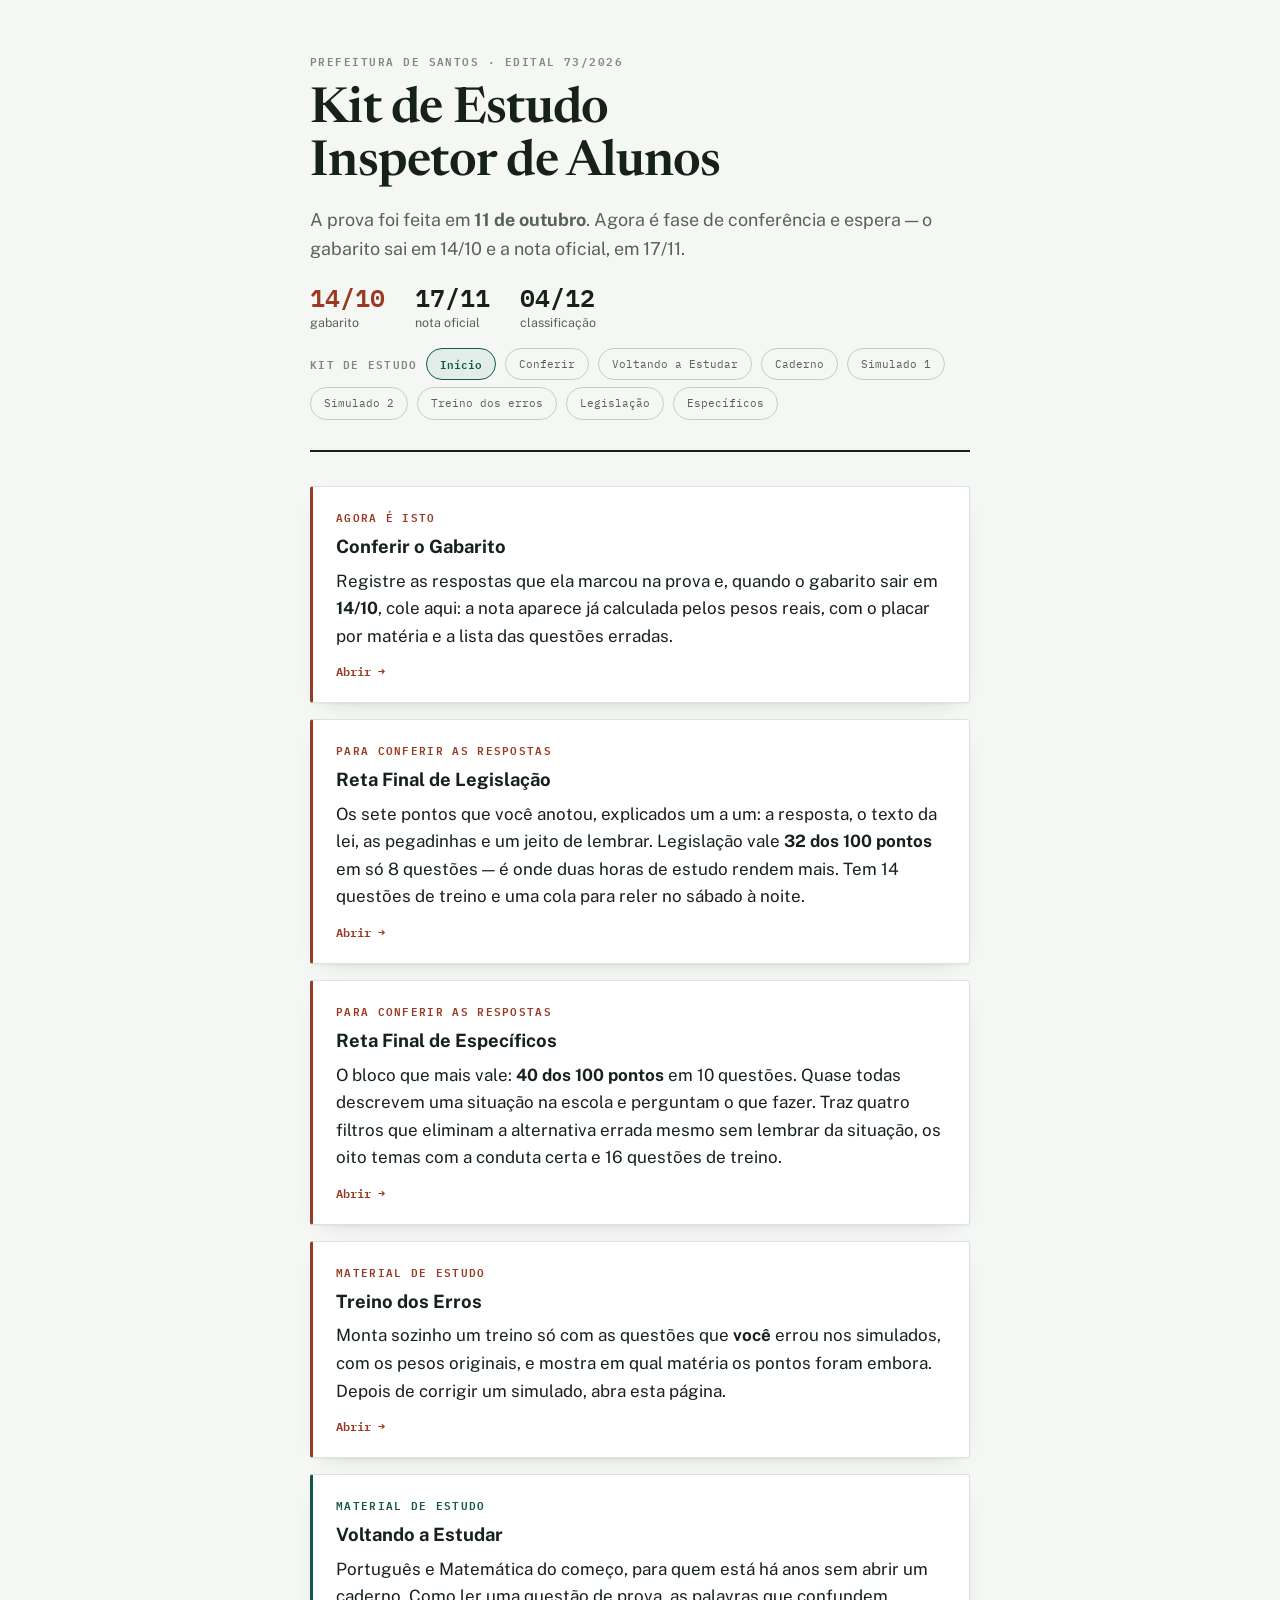
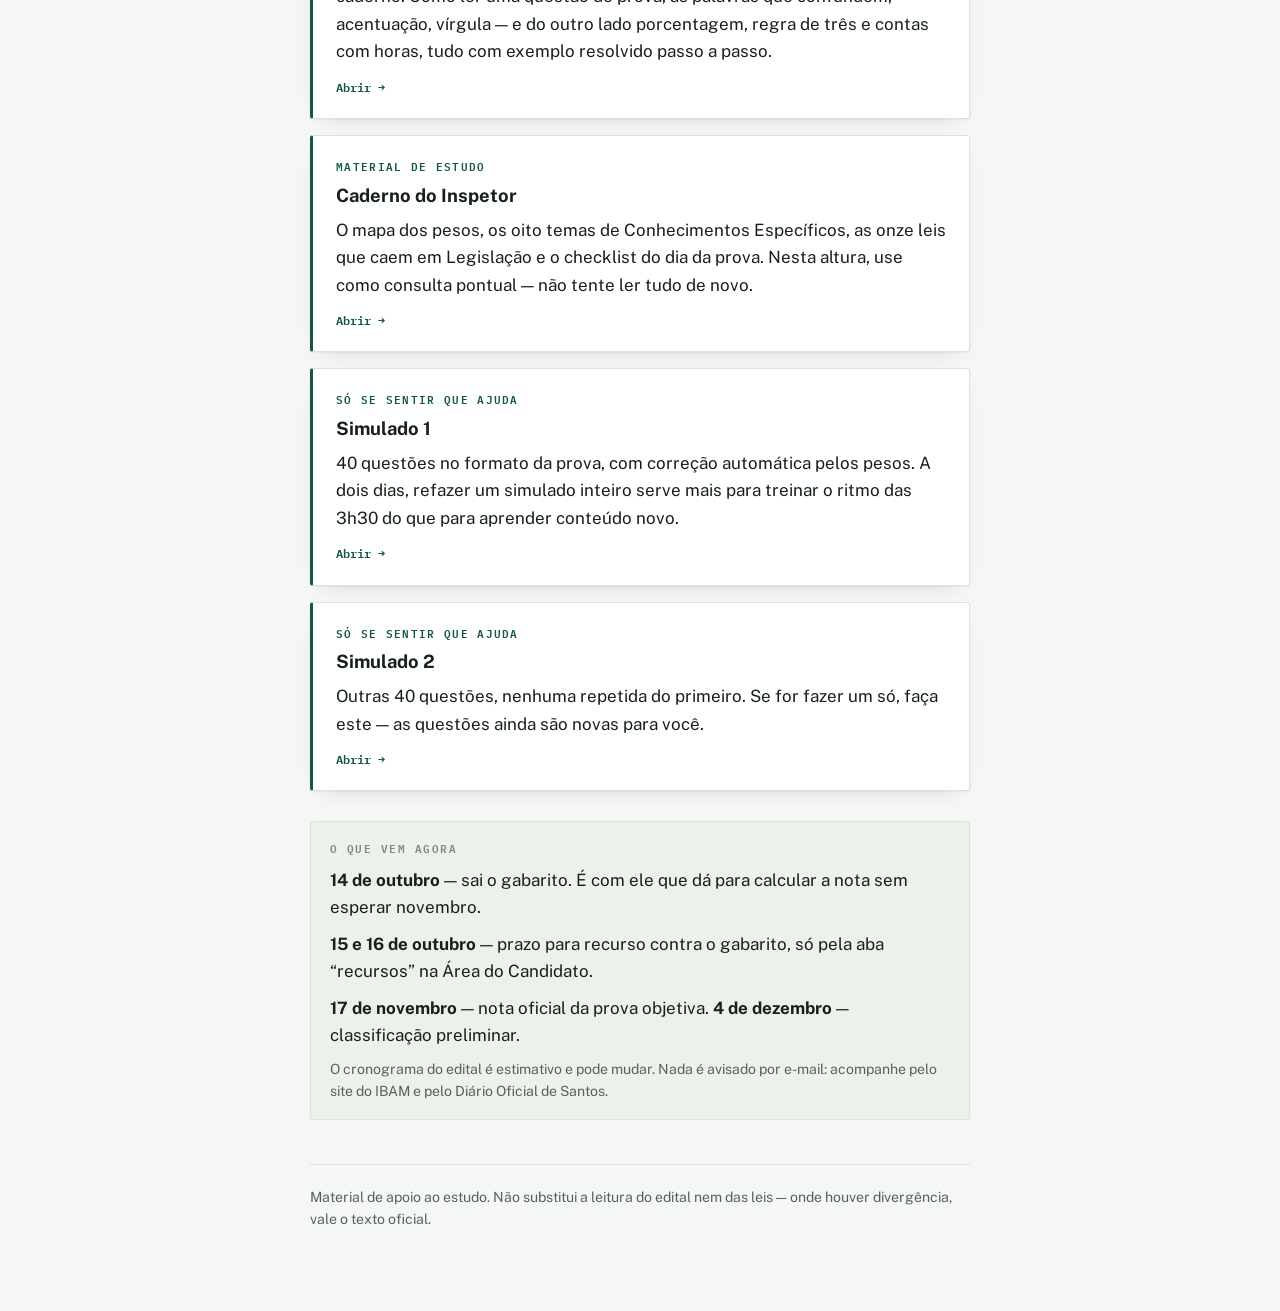
<file: index.html>
<!doctype html>
<html lang="pt-BR">
<head>
<meta charset="utf-8">
<meta name="viewport" content="width=device-width, initial-scale=1">
<meta name="description" content="Material de estudo para o concurso de Inspetor de Alunos da Prefeitura de Santos — Edital 73/2026. Prova em 11 de outubro de 2026.">
<meta name="theme-color" content="#14574A">
<title>Kit de Estudo — Inspetor de Alunos</title>
<link rel="preconnect" href="https://fonts.googleapis.com">
<link rel="preconnect" href="https://fonts.gstatic.com" crossorigin>
<link rel="stylesheet" href="https://fonts.googleapis.com/css2?family=Newsreader:ital,opsz,wght@0,6..72,400;0,600;1,6..72,400&family=Public+Sans:ital,wght@0,400;0,500;0,600;0,700&family=IBM+Plex+Mono:wght@400;500;600&display=swap">
<style>
  :root {
    --paper:#F5F7F4; --surface:#FFFFFF; --sunk:#EDF1EC;
    --ink:#16211C; --ink-2:#56635C; --ink-3:#7C8A83;
    --line:#DBE3DD; --line-2:#C3CFC6;
    --accent:#14574A; --accent-w:#E2EDE7;
    --alert:#9B3A22; --alert-w:#F6E9E3;
    --shadow: 0 1px 2px rgba(22,33,28,.05), 0 8px 24px -16px rgba(22,33,28,.28);
  }
  @media (prefers-color-scheme: dark) {
    :root:not([data-theme="light"]) {
      --paper:#111614; --surface:#191F1B; --sunk:#1F2723;
      --ink:#E7EDE8; --ink-2:#9BA9A1; --ink-3:#7E8C85;
      --line:#2A342E; --line-2:#3A463F;
      --accent:#74C4AC; --accent-w:#1B2E29;
      --alert:#E4967A; --alert-w:#2E211C;
      --shadow: 0 1px 2px rgba(0,0,0,.3), 0 8px 24px -16px rgba(0,0,0,.7);
    }
  }
  :root[data-theme="dark"] {
    --paper:#111614; --surface:#191F1B; --sunk:#1F2723;
    --ink:#E7EDE8; --ink-2:#9BA9A1; --ink-3:#7E8C85;
    --line:#2A342E; --line-2:#3A463F;
    --accent:#74C4AC; --accent-w:#1B2E29;
    --alert:#E4967A; --alert-w:#2E211C;
    --shadow: 0 1px 2px rgba(0,0,0,.3), 0 8px 24px -16px rgba(0,0,0,.7);
  }

  * { box-sizing: border-box; }
  body {
    background: var(--paper); color: var(--ink);
    font-family: "Public Sans", "Segoe UI", system-ui, sans-serif;
    font-size: 17px; line-height: 1.62;
    -webkit-font-smoothing: antialiased;
    margin: 0; padding: 0 20px 80px;
  }
  .wrap { max-width: 660px; margin: 0 auto; }

  h1, h2, h3 { text-wrap: balance; margin: 0; }
  h1 { font-family: Newsreader, Georgia, serif; font-size: clamp(2.2rem, 7vw, 3.1rem); font-weight: 600; line-height: 1.06; letter-spacing: -.015em; }
  h2 { font-family: Newsreader, Georgia, serif; font-size: 1.5rem; font-weight: 600; line-height: 1.15; }
  h3 { font-size: 1.15rem; font-weight: 700; line-height: 1.3; }
  p { margin: 0; }
  .eyebrow { font-family: "IBM Plex Mono", ui-monospace, monospace; font-size: .705rem; font-weight: 600; letter-spacing: .13em; text-transform: uppercase; color: var(--ink-3); }
  .lede { font-size: 1.12rem; color: var(--ink-2); }
  .fine { font-size: .88rem; color: var(--ink-2); line-height: 1.55; }

  .mast { padding: 52px 0 30px; border-bottom: 2px solid var(--ink); display: flex; flex-direction: column; gap: 15px; }

  .kit { display: flex; flex-wrap: wrap; align-items: center; gap: 7px 9px;
         font-family: "IBM Plex Mono", ui-monospace, monospace; font-size: .715rem; }
  .kit-label { color: var(--ink-3); letter-spacing: .11em; text-transform: uppercase; font-weight: 600; }
  .kit a, .kit .atual { border-radius: 100px; padding: 6px 13px; white-space: nowrap; border: 1px solid var(--line-2); }
  .kit a { color: var(--ink-2); text-decoration: none; }
  .kit a:hover { color: var(--ink); background: var(--sunk); border-color: var(--ink-3); }
  .kit a:focus-visible { outline: 2px solid var(--accent); outline-offset: 2px; }
  .kit .atual { color: var(--accent); border-color: var(--accent); background: var(--accent-w); font-weight: 600; }

  .contagem { display: flex; flex-wrap: wrap; gap: 12px 30px; align-items: baseline; padding-top: 6px; }
  .ct { display: flex; flex-direction: column; gap: 1px; }
  .ct-n { font-family: "IBM Plex Mono", monospace; font-size: 1.55rem; font-weight: 600; line-height: 1.1; font-variant-numeric: tabular-nums; }
  .ct-n.hot { color: var(--alert); }
  .ct-l { font-size: .78rem; color: var(--ink-2); }

  .cards { display: flex; flex-direction: column; gap: 16px; padding-top: 34px; }
  a.card {
    display: flex; flex-direction: column; gap: 9px;
    background: var(--surface); border: 1px solid var(--line);
    border-left: 3px solid var(--accent); border-radius: 3px;
    padding: 21px 23px; text-decoration: none; color: inherit;
    box-shadow: var(--shadow);
  }
  a.card:hover { border-color: var(--line-2); border-left-color: var(--accent); background: var(--sunk); }
  a.card:focus-visible { outline: 2px solid var(--accent); outline-offset: 3px; }
  a.card .ordem {
    font-family: "IBM Plex Mono", monospace; font-size: .68rem; font-weight: 600;
    letter-spacing: .12em; text-transform: uppercase; color: var(--accent);
  }
  a.card .abrir {
    font-family: "IBM Plex Mono", monospace; font-size: .74rem; font-weight: 600;
    color: var(--accent); padding-top: 3px;
  }
  a.card.destaque { border-left-color: var(--alert); }
  a.card.destaque .ordem, a.card.destaque .abrir { color: var(--alert); }

  .note {
    background: var(--sunk); border: 1px solid var(--line); border-radius: 3px;
    padding: 17px 19px; margin-top: 30px;
    display: flex; flex-direction: column; gap: 9px;
  }
  footer { margin-top: 44px; padding-top: 22px; border-top: 1px solid var(--line); }

  @media (max-width: 560px) {
    body { font-size: 16.5px; padding: 0 16px 64px; }
    a.card { padding: 18px 19px; }
  }
</style>
</head>
<body>

<div class="wrap">

  <header class="mast">
    <span class="eyebrow">Prefeitura de Santos · Edital 73/2026</span>
    <h1>Kit de Estudo<br>Inspetor de Alunos</h1>
    <p class="lede">A prova foi feita em <strong>11 de outubro</strong>. Agora é fase de conferência e espera — o gabarito sai em 14/10 e a nota oficial, em 17/11.</p>
    <div class="contagem">
      <div class="ct"><span class="ct-n hot">14/10</span><span class="ct-l">gabarito</span></div>
      <div class="ct"><span class="ct-n">17/11</span><span class="ct-l">nota oficial</span></div>
      <div class="ct"><span class="ct-n">04/12</span><span class="ct-l">classificação</span></div>
    </div>
    <nav class="kit" aria-label="Material de estudo">
      <span class="kit-label">Kit de estudo</span>
      <span class="atual">Início</span>
      <a href="./conferir.html">Conferir</a>
      <a href="./revisao.html">Voltando a Estudar</a>
      <a href="./caderno.html">Caderno</a>
      <a href="./simulado.html">Simulado 1</a>
      <a href="./simulado2.html">Simulado 2</a>
      <a href="./treino.html">Treino dos erros</a>
      <a href="./legislacao.html">Legislação</a>
      <a href="./especificos.html">Específicos</a>
    </nav>
  </header>

  <div class="cards">

    <a class="card destaque" href="./conferir.html">
      <span class="ordem">Agora é isto</span>
      <h3>Conferir o Gabarito</h3>
      <p>Registre as respostas que ela marcou na prova e, quando o gabarito sair em <strong>14/10</strong>, cole aqui: a nota aparece já calculada pelos pesos reais, com o placar por matéria e a lista das questões erradas.</p>
      <span class="abrir">Abrir →</span>
    </a>

    <a class="card destaque" href="./legislacao.html">
      <span class="ordem">Para conferir as respostas</span>
      <h3>Reta Final de Legislação</h3>
      <p>Os sete pontos que você anotou, explicados um a um: a resposta, o texto da lei, as pegadinhas e um jeito de lembrar. Legislação vale <strong>32 dos 100 pontos</strong> em só 8 questões — é onde duas horas de estudo rendem mais. Tem 14 questões de treino e uma cola para reler no sábado à noite.</p>
      <span class="abrir">Abrir →</span>
    </a>

    <a class="card destaque" href="./especificos.html">
      <span class="ordem">Para conferir as respostas</span>
      <h3>Reta Final de Específicos</h3>
      <p>O bloco que mais vale: <strong>40 dos 100 pontos</strong> em 10 questões. Quase todas descrevem uma situação na escola e perguntam o que fazer. Traz quatro filtros que eliminam a alternativa errada mesmo sem lembrar da situação, os oito temas com a conduta certa e 16 questões de treino.</p>
      <span class="abrir">Abrir →</span>
    </a>

    <a class="card destaque" href="./treino.html">
      <span class="ordem">Material de estudo</span>
      <h3>Treino dos Erros</h3>
      <p>Monta sozinho um treino só com as questões que <strong>você</strong> errou nos simulados, com os pesos originais, e mostra em qual matéria os pontos foram embora. Depois de corrigir um simulado, abra esta página.</p>
      <span class="abrir">Abrir →</span>
    </a>

    <a class="card" href="./revisao.html">
      <span class="ordem">Material de estudo</span>
      <h3>Voltando a Estudar</h3>
      <p>Português e Matemática do começo, para quem está há anos sem abrir um caderno. Como ler uma questão de prova, as palavras que confundem, acentuação, vírgula — e do outro lado porcentagem, regra de três e contas com horas, tudo com exemplo resolvido passo a passo.</p>
      <span class="abrir">Abrir →</span>
    </a>

    <a class="card" href="./caderno.html">
      <span class="ordem">Material de estudo</span>
      <h3>Caderno do Inspetor</h3>
      <p>O mapa dos pesos, os oito temas de Conhecimentos Específicos, as onze leis que caem em Legislação e o checklist do dia da prova. Nesta altura, use como consulta pontual — não tente ler tudo de novo.</p>
      <span class="abrir">Abrir →</span>
    </a>

    <a class="card" href="./simulado.html">
      <span class="ordem">Só se sentir que ajuda</span>
      <h3>Simulado 1</h3>
      <p>40 questões no formato da prova, com correção automática pelos pesos. A dois dias, refazer um simulado inteiro serve mais para treinar o ritmo das 3h30 do que para aprender conteúdo novo.</p>
      <span class="abrir">Abrir →</span>
    </a>

    <a class="card" href="./simulado2.html">
      <span class="ordem">Só se sentir que ajuda</span>
      <h3>Simulado 2</h3>
      <p>Outras 40 questões, nenhuma repetida do primeiro. Se for fazer um só, faça este — as questões ainda são novas para você.</p>
      <span class="abrir">Abrir →</span>
    </a>

  </div>

  <div class="note">
    <span class="eyebrow">O que vem agora</span>
    <p><strong>14 de outubro</strong> — sai o gabarito. É com ele que dá para calcular a nota sem esperar novembro.</p>
    <p><strong>15 e 16 de outubro</strong> — prazo para recurso contra o gabarito, só pela aba “recursos” na Área do Candidato.</p>
    <p><strong>17 de novembro</strong> — nota oficial da prova objetiva. <strong>4 de dezembro</strong> — classificação preliminar.</p>
    <p class="fine">O cronograma do edital é estimativo e pode mudar. Nada é avisado por e-mail: acompanhe pelo site do IBAM e pelo Diário Oficial de Santos.</p>
  </div>

  <footer>
    <p class="fine">Material de apoio ao estudo. Não substitui a leitura do edital nem das leis — onde houver divergência, vale o texto oficial.</p>
  </footer>

</div>

</body>
</html>
</file>
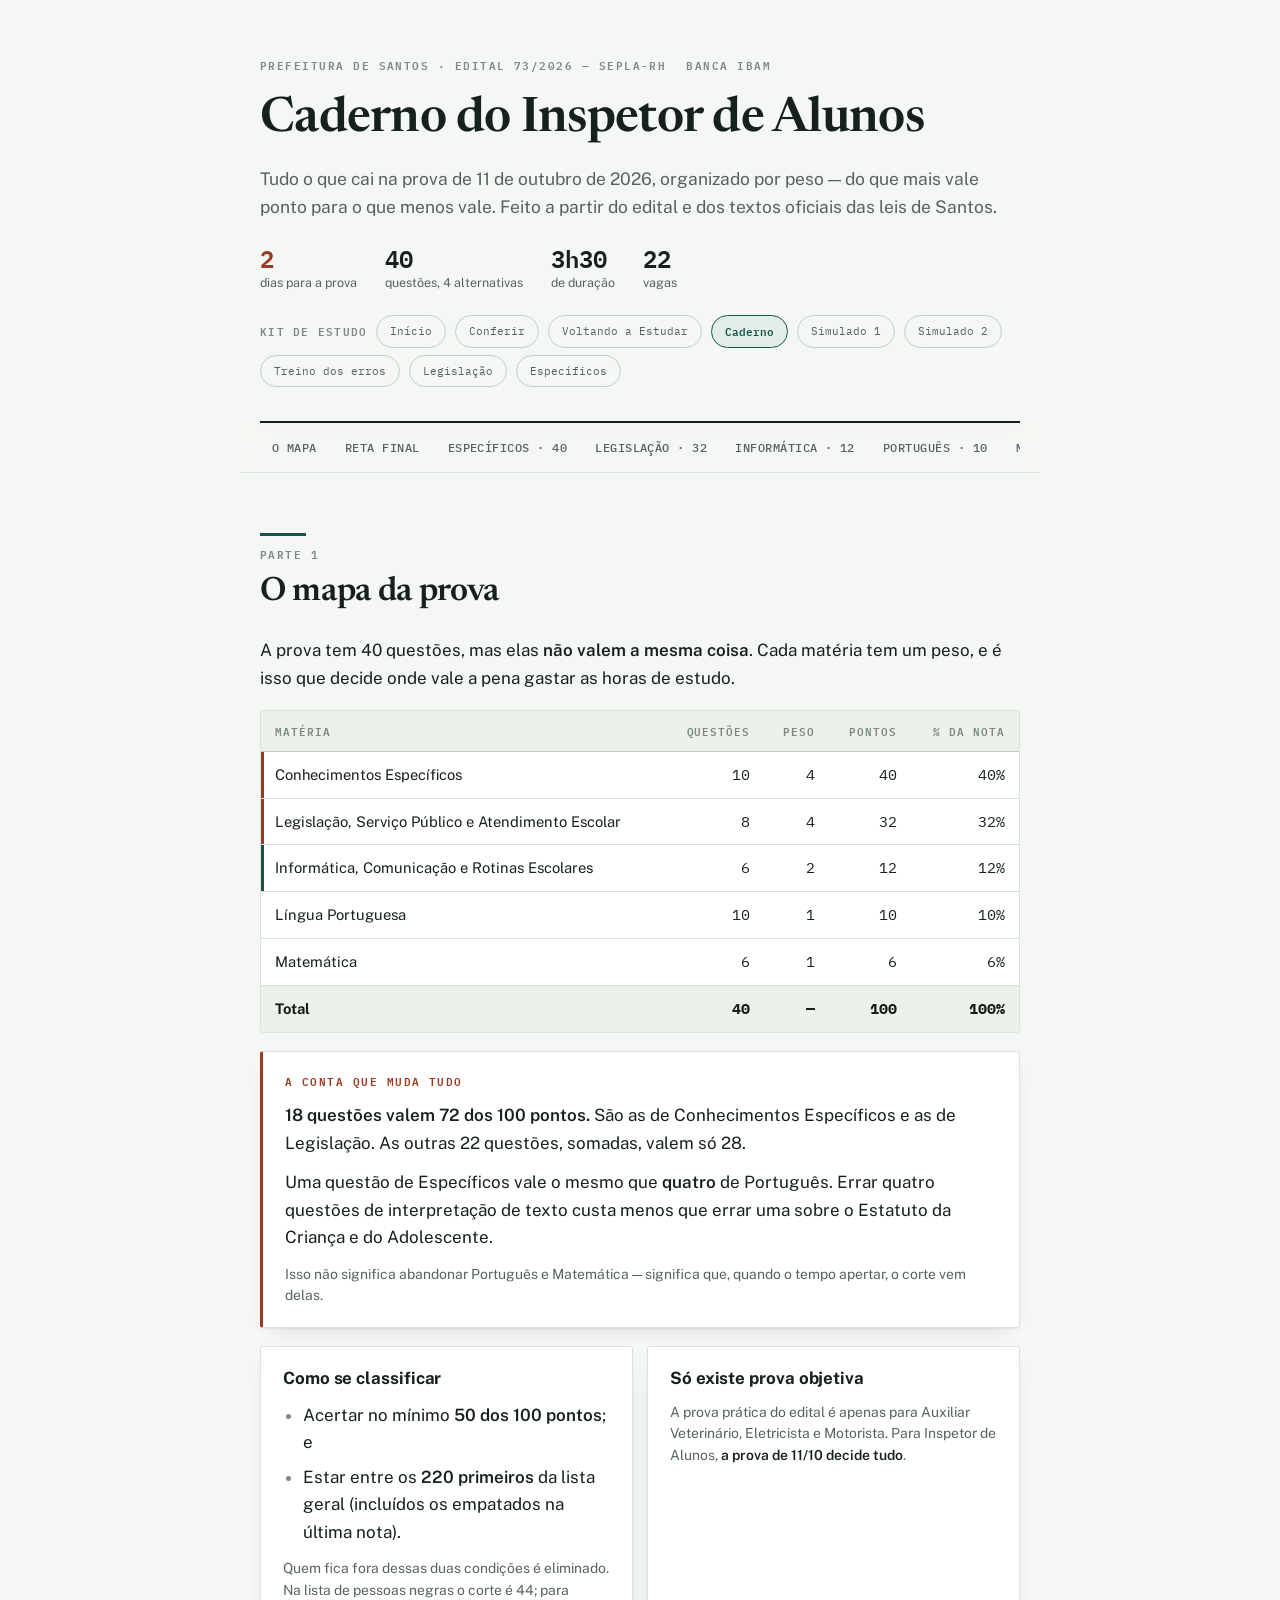
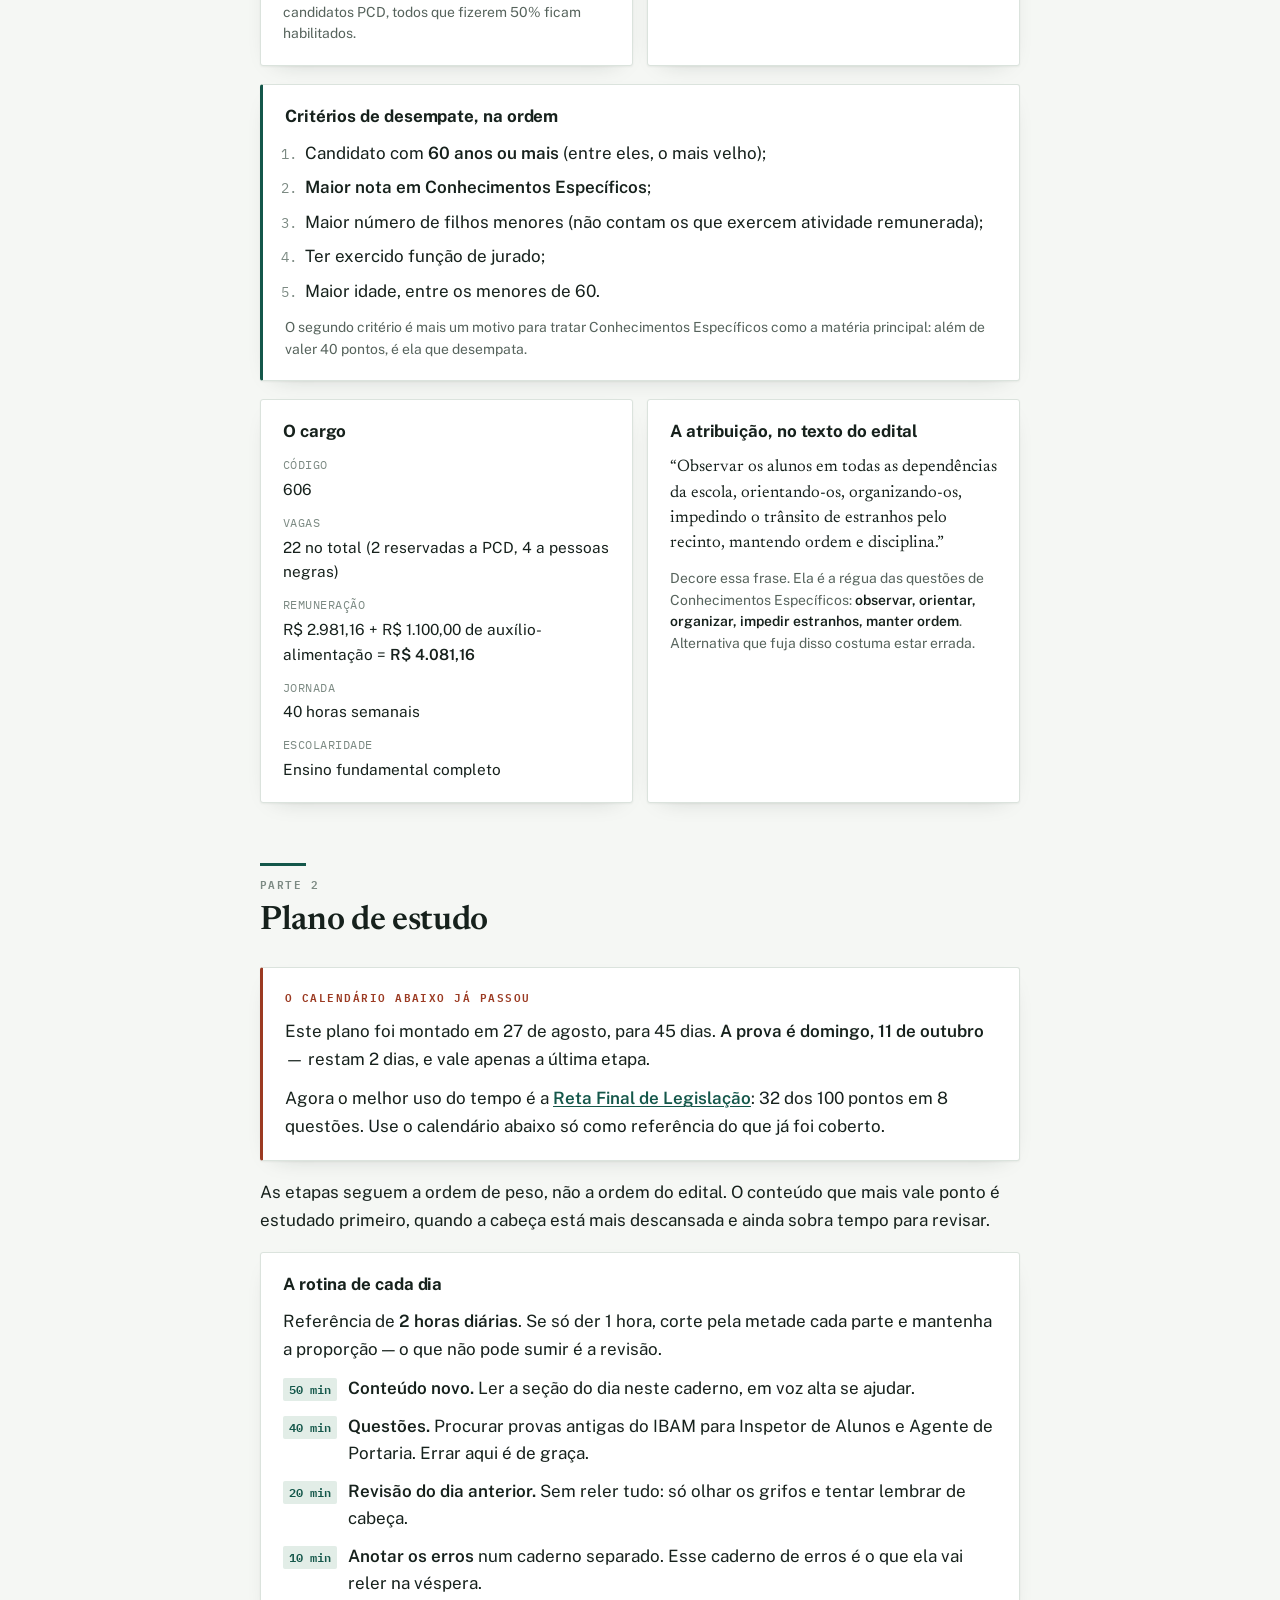
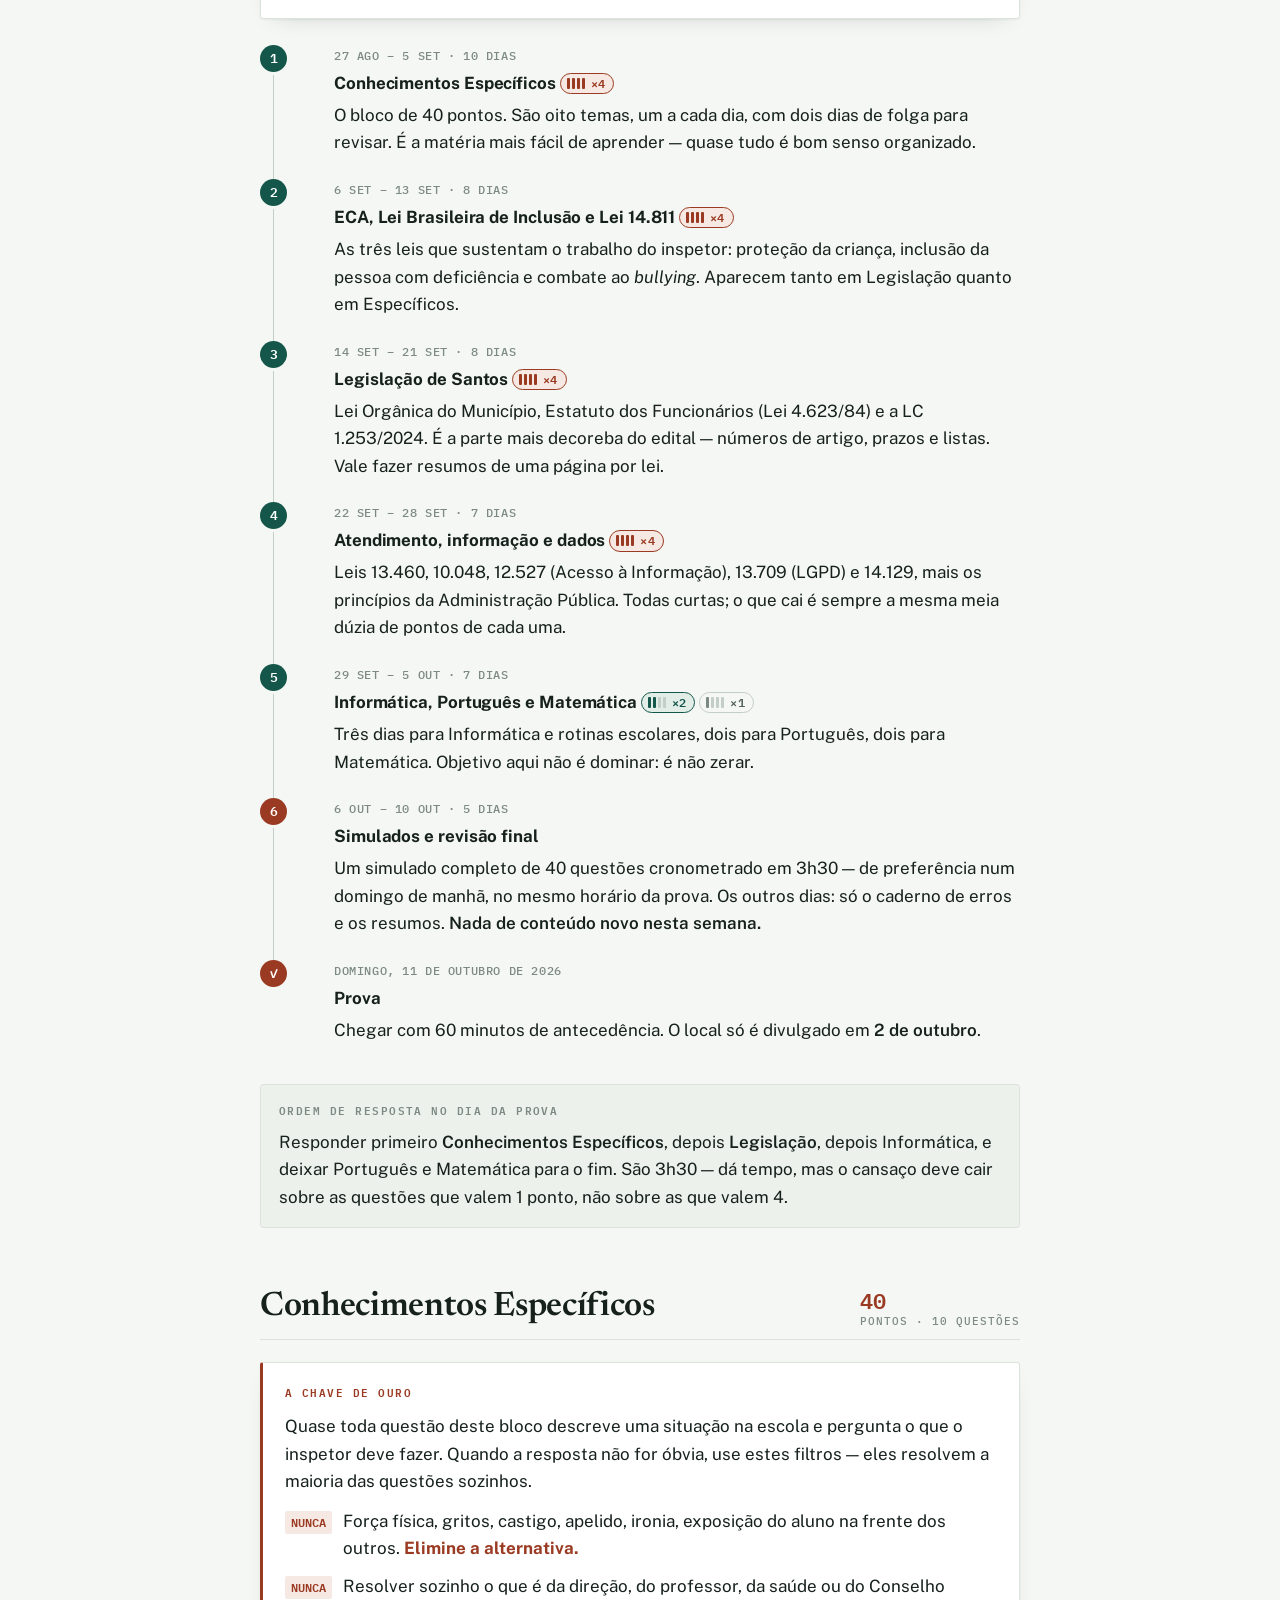
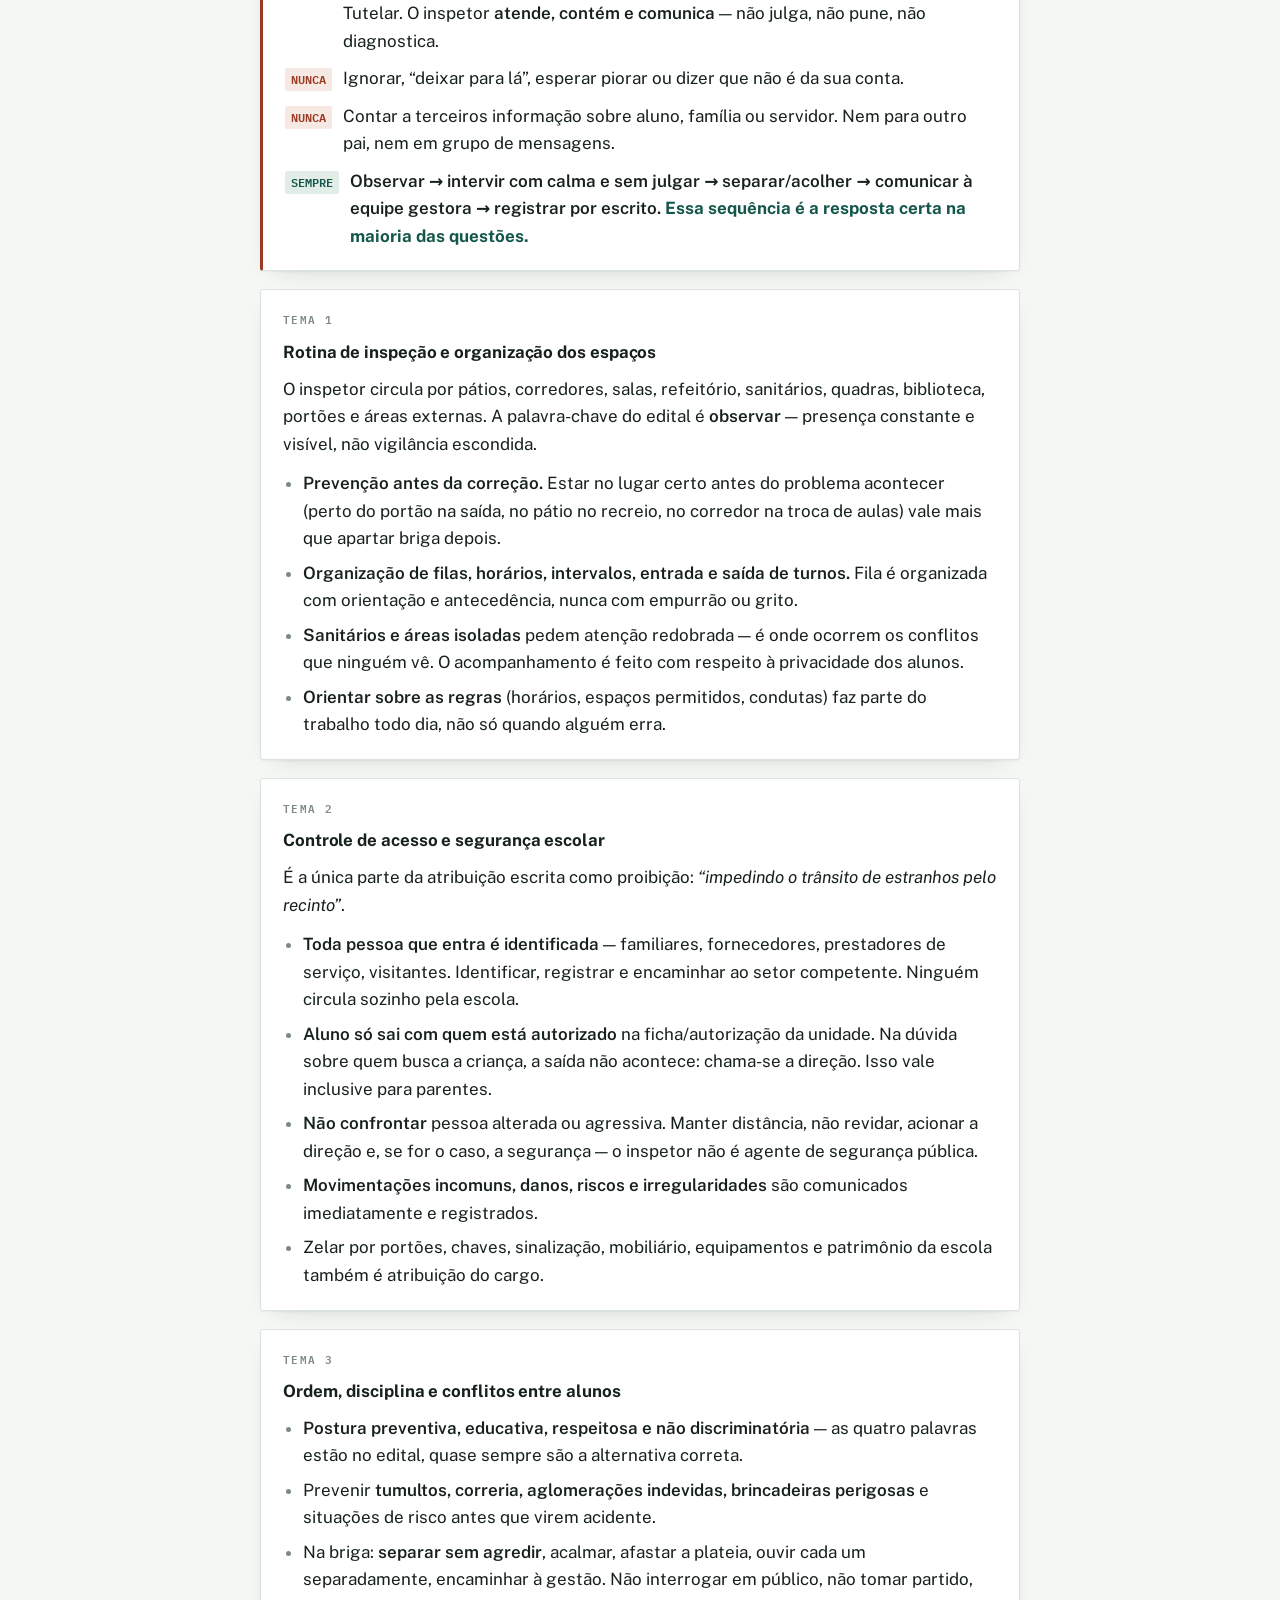
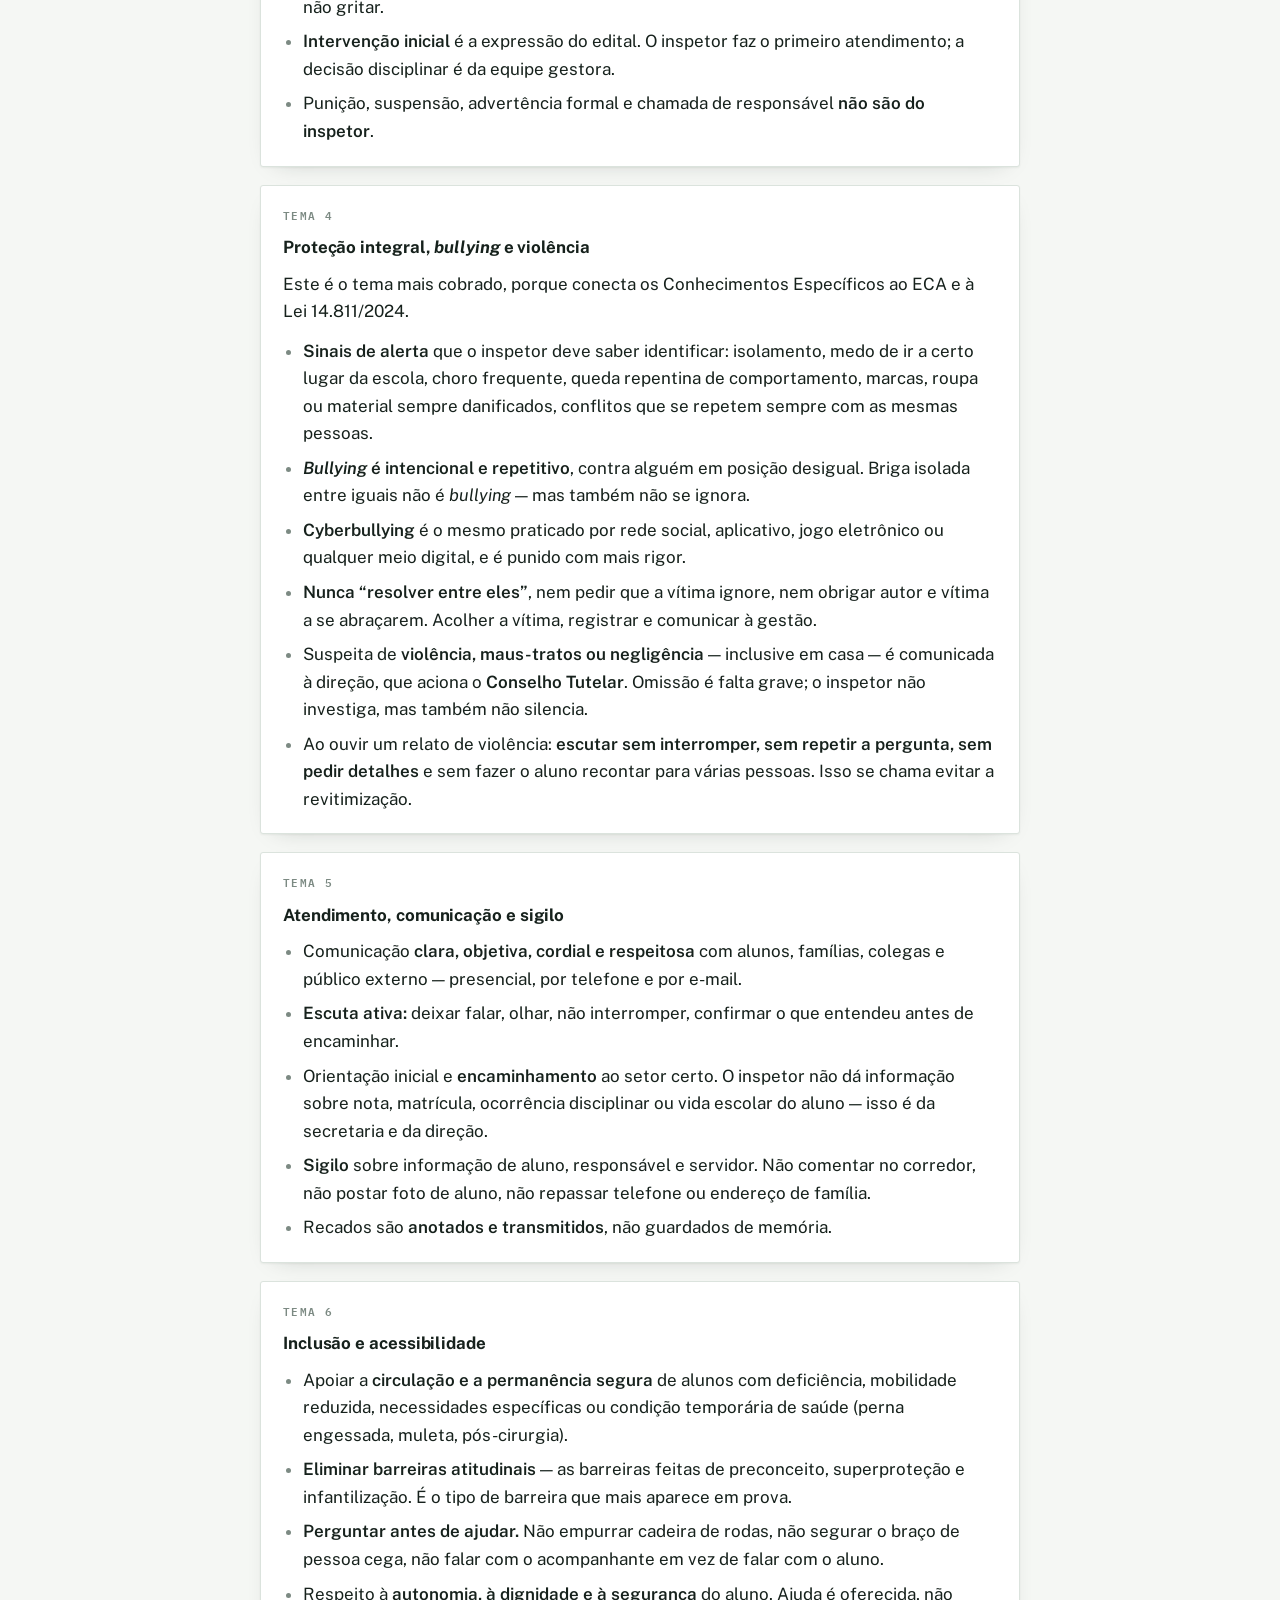
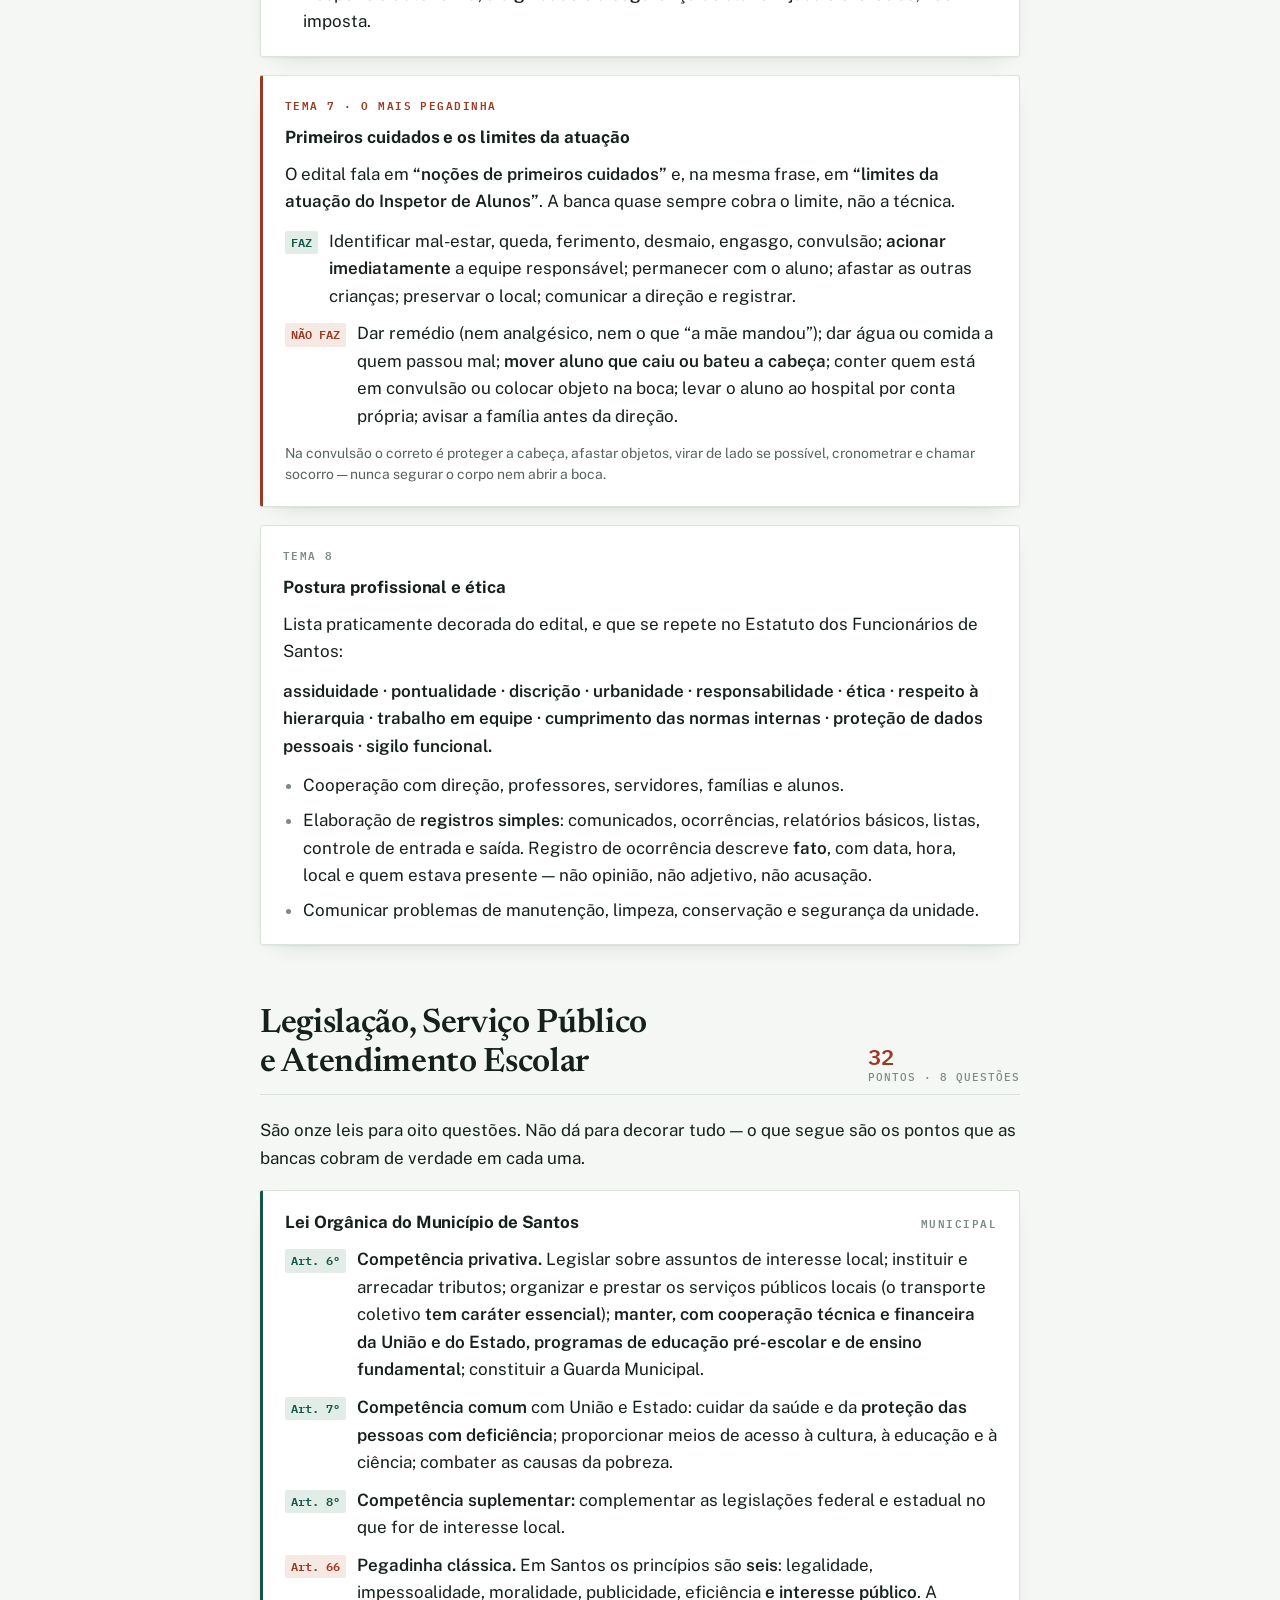
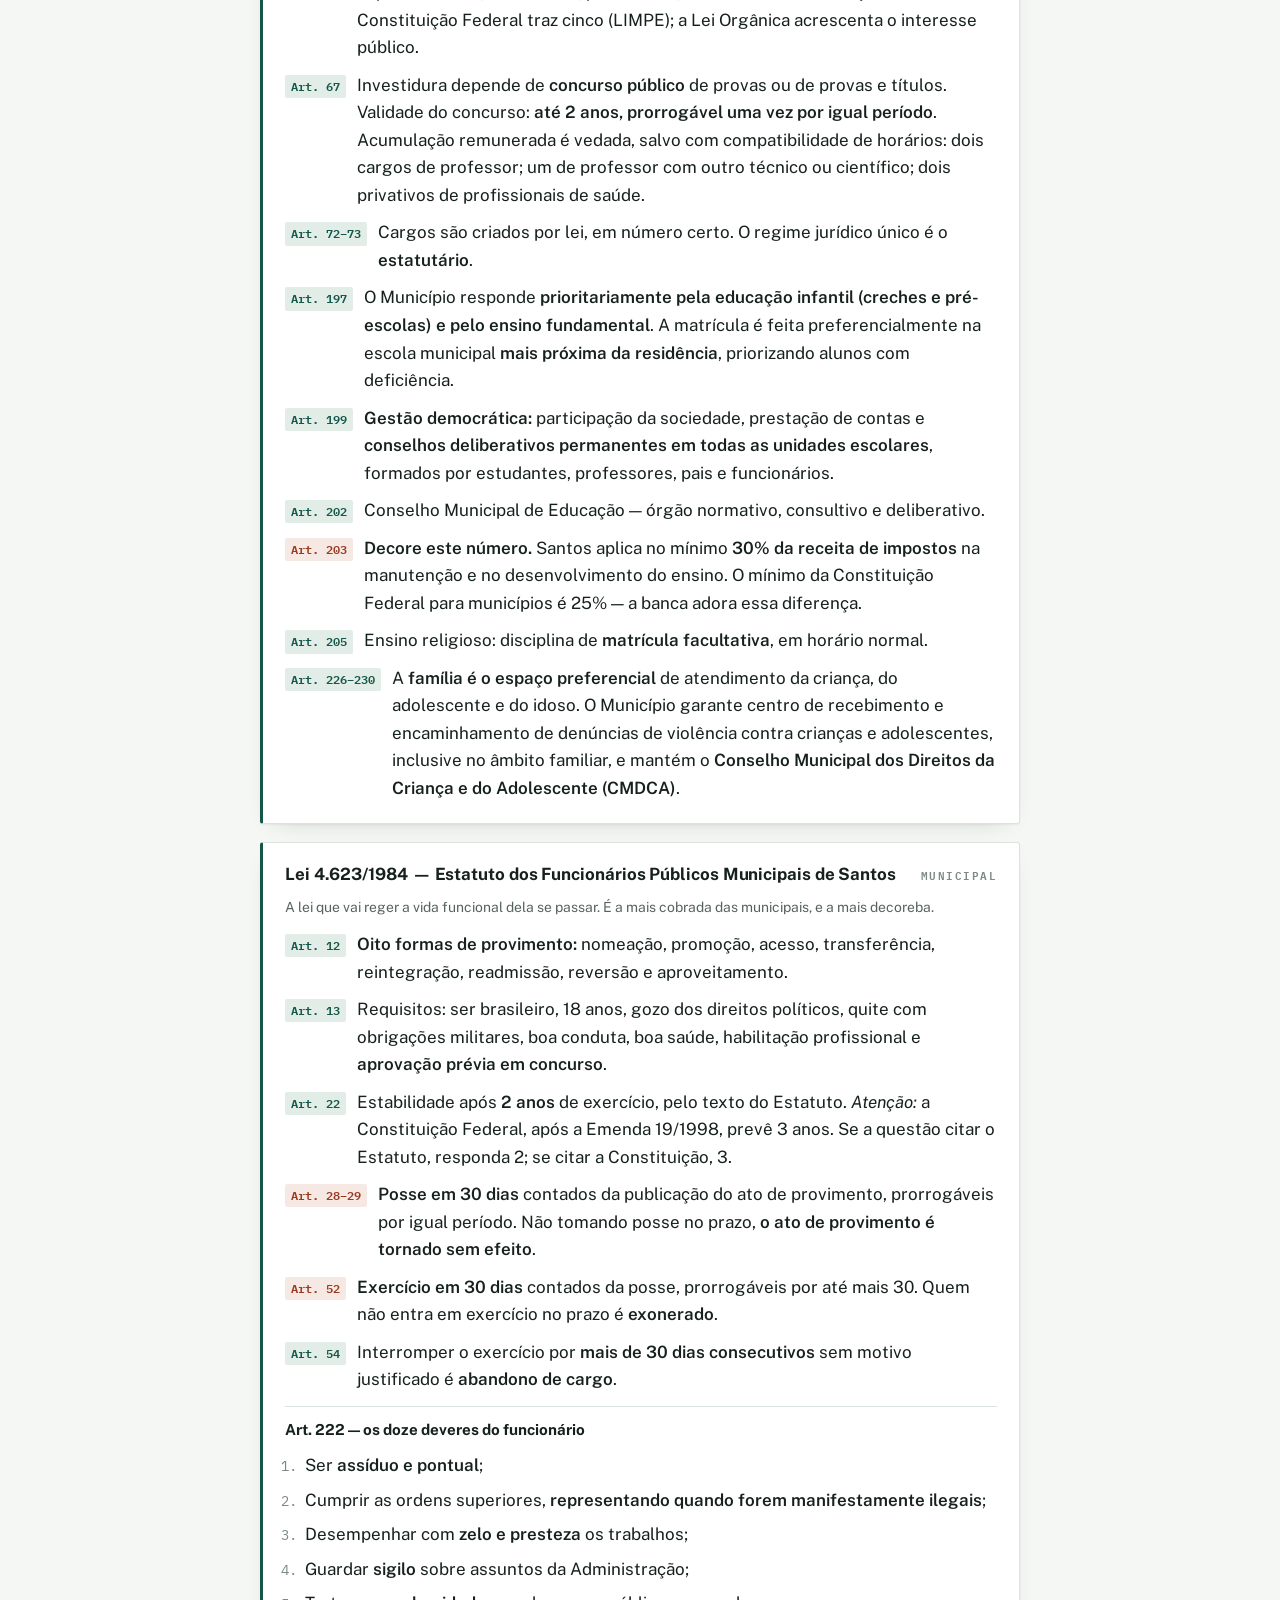
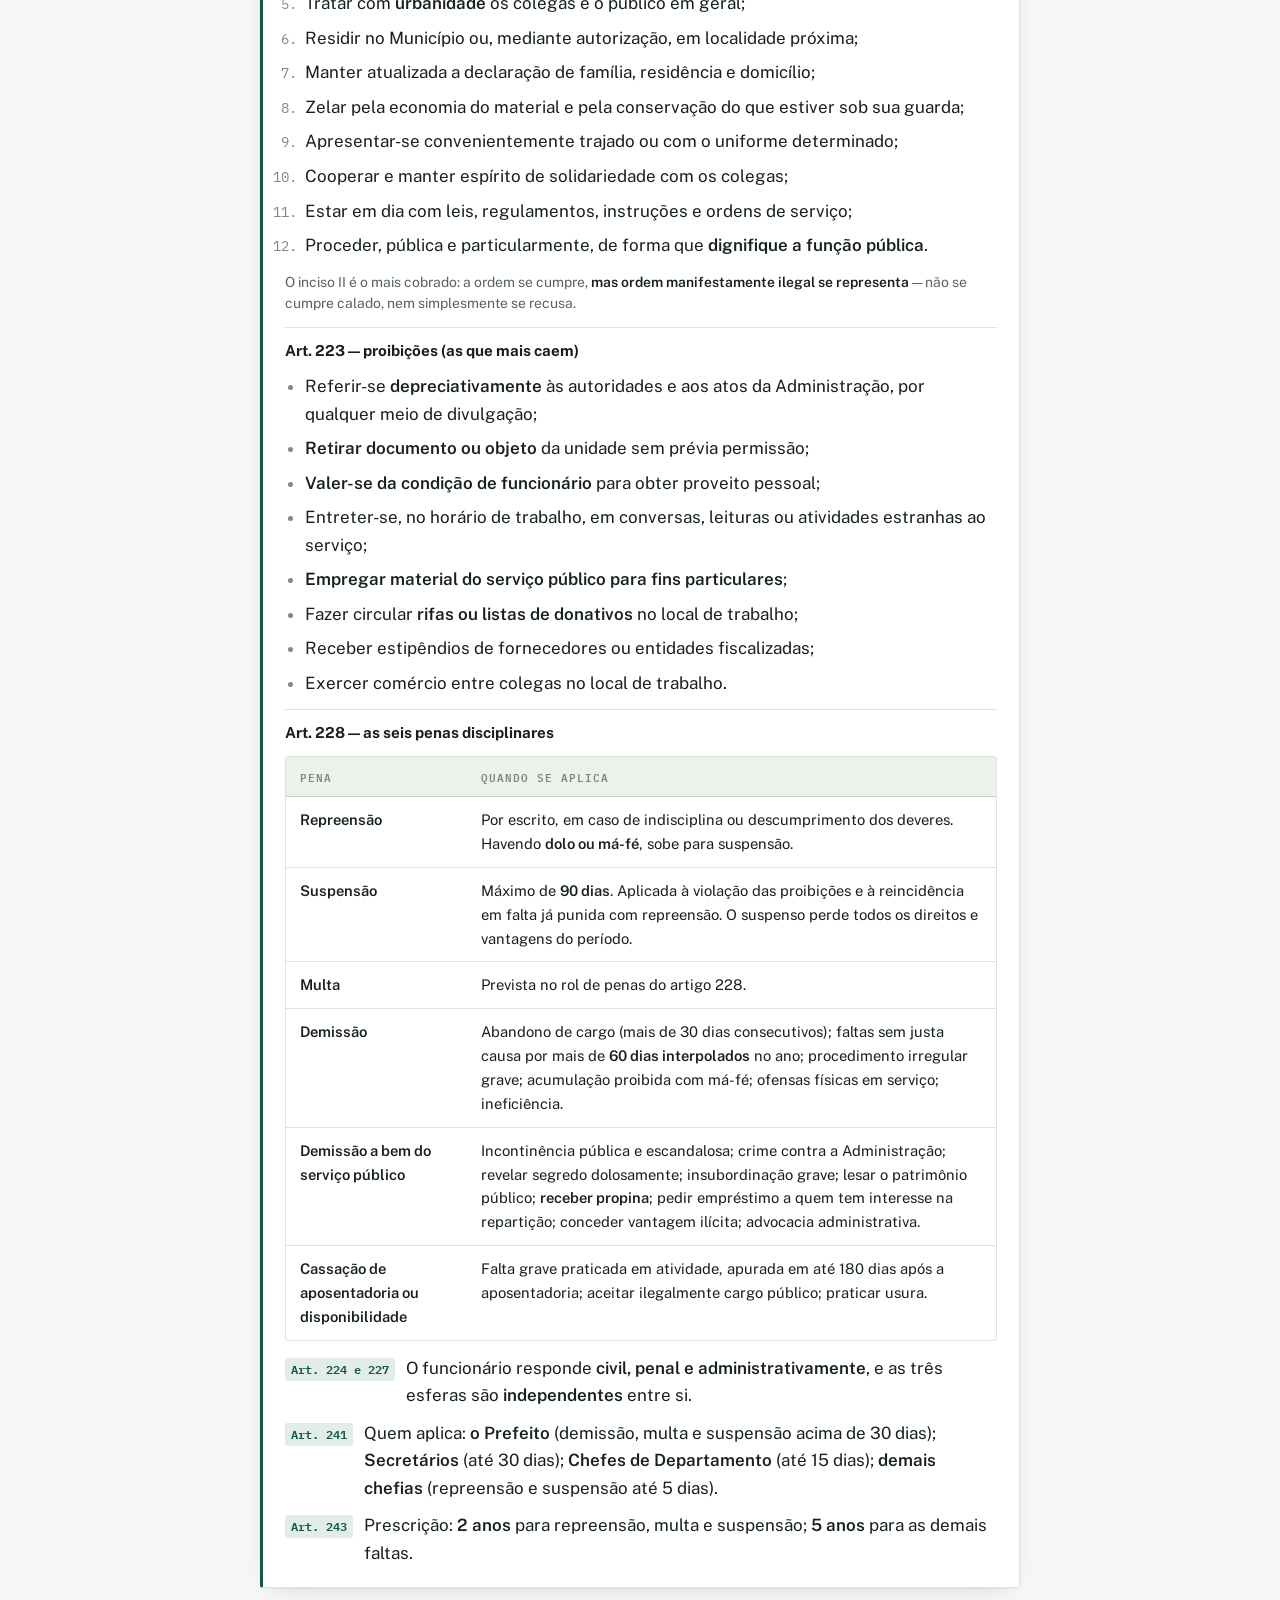
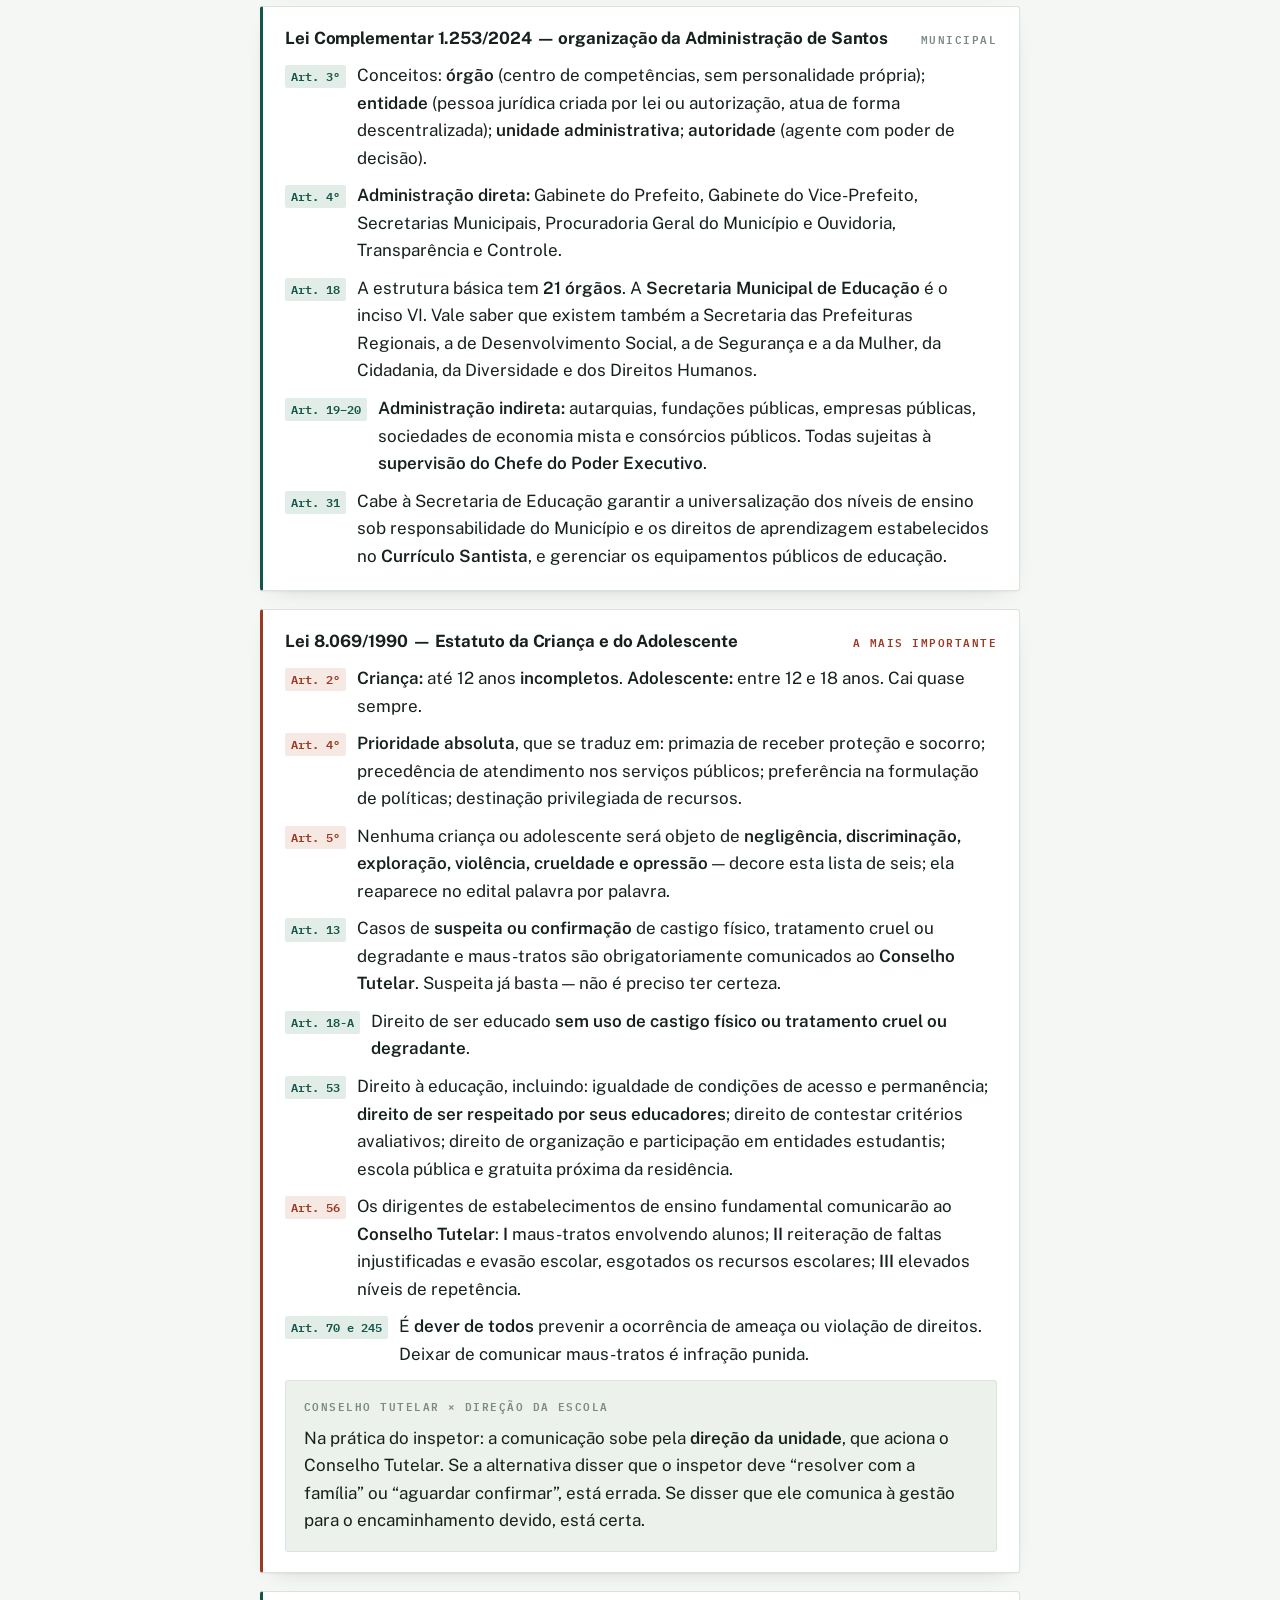
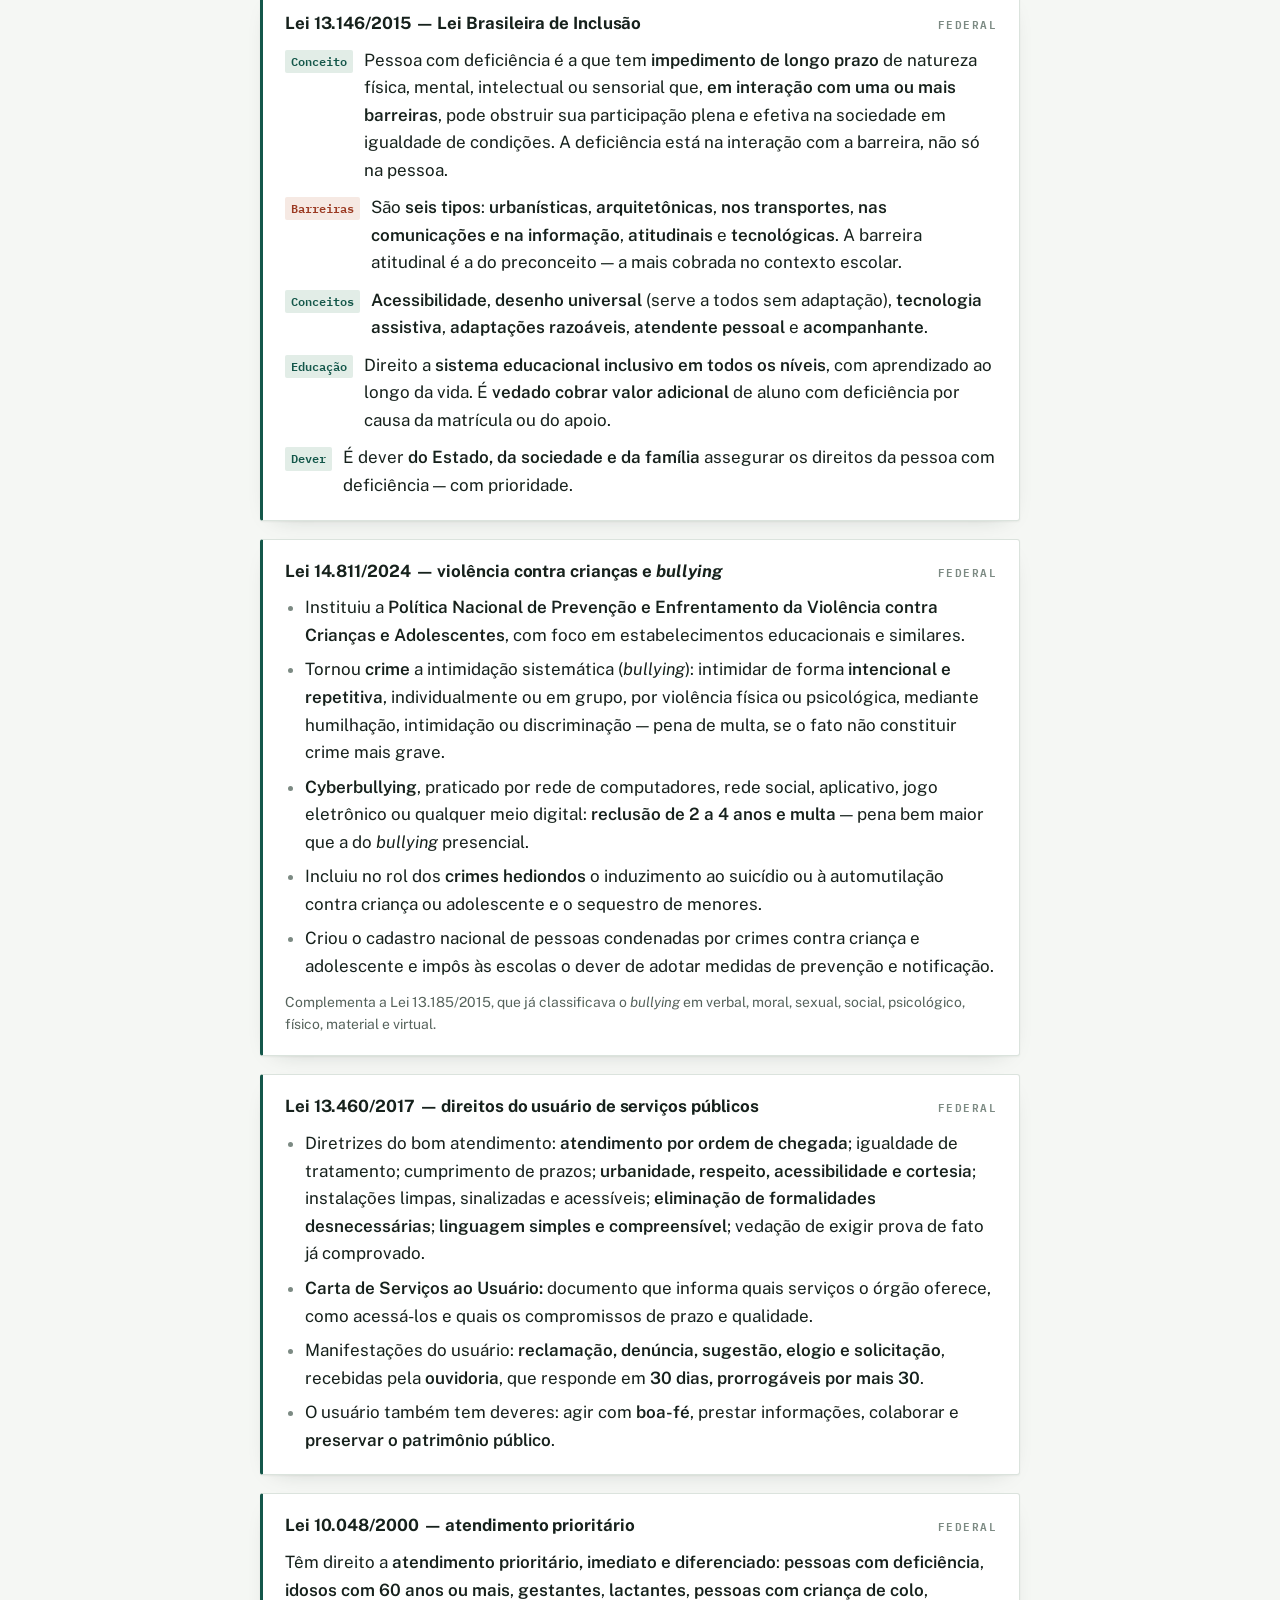
<file: caderno.html>
<!doctype html>
<html lang="pt-BR">
<head>
<meta charset="utf-8">
<meta name="viewport" content="width=device-width, initial-scale=1">
<meta name="description" content="Mapa da prova e conteúdo dos cinco blocos do concurso de Inspetor de Alunos de Santos.">
<meta name="theme-color" content="#14574A">
<title>Caderno do Inspetor de Alunos</title>
<link rel="preconnect" href="https://fonts.googleapis.com">
<link rel="preconnect" href="https://fonts.gstatic.com" crossorigin>
<link rel="stylesheet" href="https://fonts.googleapis.com/css2?family=Newsreader:ital,opsz,wght@0,6..72,400;0,600;1,6..72,400&family=Public+Sans:ital,wght@0,400;0,500;0,600;0,700;1,400&family=IBM+Plex+Mono:wght@400;500;600&display=swap">

<style>
  :root {
    --paper:   #F5F7F4;
    --surface: #FFFFFF;
    --sunk:    #EDF1EC;
    --ink:     #16211C;
    --ink-2:   #56635C;
    --ink-3:   #7C8A83;
    --line:    #DBE3DD;
    --line-2:  #C3CFC6;
    --accent:  #14574A;
    --accent-w:#E2EDE7;
    --alert:   #9B3A22;
    --alert-w: #F6E9E3;
    --shadow:  0 1px 2px rgba(22,33,28,.05), 0 8px 24px -16px rgba(22,33,28,.28);
  }
  @media (prefers-color-scheme: dark) {
    :root:not([data-theme="light"]) {
      --paper:   #111614;
      --surface: #191F1B;
      --sunk:    #1F2723;
      --ink:     #E7EDE8;
      --ink-2:   #9BA9A1;
      --ink-3:   #7E8C85;
      --line:    #2A342E;
      --line-2:  #3A463F;
      --accent:  #74C4AC;
      --accent-w:#1B2E29;
      --alert:   #E4967A;
      --alert-w: #2E211C;
      --shadow:  0 1px 2px rgba(0,0,0,.3), 0 8px 24px -16px rgba(0,0,0,.7);
    }
  }
  :root[data-theme="dark"] {
    --paper:   #111614;
    --surface: #191F1B;
    --sunk:    #1F2723;
    --ink:     #E7EDE8;
    --ink-2:   #9BA9A1;
    --ink-3:   #7E8C85;
    --line:    #2A342E;
    --line-2:  #3A463F;
    --accent:  #74C4AC;
    --accent-w:#1B2E29;
    --alert:   #E4967A;
    --alert-w: #2E211C;
    --shadow:  0 1px 2px rgba(0,0,0,.3), 0 8px 24px -16px rgba(0,0,0,.7);
  }

  * { box-sizing: border-box; }

  body {
    background: var(--paper);
    color: var(--ink);
    font-family: "Public Sans", "Segoe UI", system-ui, sans-serif;
    font-size: 17px;
    line-height: 1.62;
    -webkit-font-smoothing: antialiased;
    margin: 0;
    padding: 0 20px 96px;
  }

  .wrap { max-width: 760px; margin: 0 auto; }

  /* ---------- type ---------- */
  h1, h2, h3, h4 { text-wrap: balance; margin: 0; }
  h1 {
    font-family: Newsreader, Georgia, serif;
    font-size: clamp(2.1rem, 6vw, 3.05rem);
    font-weight: 600;
    line-height: 1.08;
    letter-spacing: -.015em;
  }
  h2 {
    font-family: Newsreader, Georgia, serif;
    font-size: clamp(1.65rem, 4.4vw, 2.1rem);
    font-weight: 600;
    line-height: 1.15;
    letter-spacing: -.01em;
  }
  h3 {
    font-size: 1.06rem;
    font-weight: 700;
    letter-spacing: -.005em;
    line-height: 1.35;
  }
  h4 {
    font-size: .95rem;
    font-weight: 700;
    line-height: 1.4;
  }
  p { margin: 0; }
  strong { font-weight: 600; color: var(--ink); }
  em { font-style: italic; }
  a { color: var(--accent); text-decoration-thickness: 1px; text-underline-offset: 2px; }
  a:focus-visible, button:focus-visible {
    outline: 2px solid var(--accent);
    outline-offset: 3px;
    border-radius: 3px;
  }

  .eyebrow {
    font-family: "IBM Plex Mono", ui-monospace, monospace;
    font-size: .705rem;
    font-weight: 600;
    letter-spacing: .13em;
    text-transform: uppercase;
    color: var(--ink-3);
  }
  .lede { font-size: 1.09rem; color: var(--ink-2); }
  .fine { font-size: .87rem; color: var(--ink-2); line-height: 1.55; }
  .mono { font-family: "IBM Plex Mono", ui-monospace, monospace; font-variant-numeric: tabular-nums; }

  /* ---------- masthead ---------- */
  .mast {

  /* ---------- kit de estudo ---------- */
  .kit { display: flex; flex-wrap: wrap; align-items: center; gap: 7px 9px; padding-top: 4px;
         font-family: "IBM Plex Mono", ui-monospace, monospace; font-size: .715rem; }
  .kit-label { color: var(--ink-3); letter-spacing: .11em; text-transform: uppercase; font-weight: 600; }
  .kit a, .kit .atual { border-radius: 100px; padding: 6px 13px; white-space: nowrap; border: 1px solid var(--line-2); }
  .kit a { color: var(--ink-2); text-decoration: none; }
  .kit a:hover { color: var(--ink); background: var(--sunk); border-color: var(--ink-3); }
  .kit a:focus-visible { outline: 2px solid var(--accent); outline-offset: 2px; }
  .kit .atual { color: var(--accent); border-color: var(--accent); background: var(--accent-w); font-weight: 600; }
    padding: 56px 0 34px;
    border-bottom: 2px solid var(--ink);
    display: flex; flex-direction: column; gap: 18px;
  }
  .mast-meta { display: flex; flex-wrap: wrap; gap: 8px 20px; align-items: baseline; }
  .mast h1 { margin-top: 2px; }
  .countdown {
    display: flex; flex-wrap: wrap; gap: 10px 28px; align-items: baseline;
    padding-top: 6px;
  }
  .cd-item { display: flex; flex-direction: column; gap: 1px; }
  .cd-n {
    font-family: "IBM Plex Mono", ui-monospace, monospace;
    font-size: 1.5rem; font-weight: 600; line-height: 1.1;
    font-variant-numeric: tabular-nums;
  }
  .cd-n.hot { color: var(--alert); }
  .cd-l { font-size: .78rem; color: var(--ink-2); }

  /* ---------- nav ---------- */
  nav.jump {
    position: sticky; top: 0; z-index: 20;
    background: color-mix(in srgb, var(--paper) 92%, transparent);
    backdrop-filter: blur(8px);
    border-bottom: 1px solid var(--line);
    margin: 0 -20px 0;
    padding: 0 20px;
  }
  .jump-inner {
    max-width: 760px; margin: 0 auto;
    display: flex; gap: 4px; overflow-x: auto;
    scrollbar-width: none; padding: 9px 0;
  }
  .jump-inner::-webkit-scrollbar { display: none; }
  .jump a {
    flex: 0 0 auto;
    font-family: "IBM Plex Mono", ui-monospace, monospace;
    font-size: .74rem; font-weight: 500; letter-spacing: .04em;
    text-transform: uppercase;
    color: var(--ink-2); text-decoration: none;
    padding: 5px 11px; border-radius: 100px;
    border: 1px solid transparent;
    white-space: nowrap;
  }
  .jump a:hover { color: var(--ink); background: var(--sunk); border-color: var(--line); }

  /* ---------- sections ---------- */
  section { padding-top: 60px; scroll-margin-top: 58px; }
  .sec-head { display: flex; flex-direction: column; gap: 9px; margin-bottom: 26px; }
  .sec-head .bar { width: 46px; height: 3px; background: var(--accent); }
  .stack { display: flex; flex-direction: column; gap: 18px; }
  .stack-tight { display: flex; flex-direction: column; gap: 11px; }

  /* ---------- peso chip ---------- */
  .peso {
    display: inline-flex; align-items: center; gap: 6px;
    font-family: "IBM Plex Mono", ui-monospace, monospace;
    font-size: .72rem; font-weight: 600; letter-spacing: .02em;
    padding: 2px 8px 2px 6px; border-radius: 100px;
    border: 1px solid var(--line-2); color: var(--ink-2);
    white-space: nowrap;
  }
  .peso i {
    display: block; width: 3px; height: 11px; border-radius: 1px;
    background: var(--line-2);
  }
  .peso .bars { display: inline-flex; gap: 2px; }
  .peso.p4 { border-color: var(--alert); color: var(--alert); background: var(--alert-w); }
  .peso.p4 i { background: var(--alert); }
  .peso.p2 { border-color: var(--accent); color: var(--accent); background: var(--accent-w); }
  .peso.p2 i:nth-child(-n+2) { background: var(--accent); }
  .peso.p1 i:nth-child(1) { background: var(--ink-3); }

  /* ---------- block header ---------- */
  .block-head {
    display: flex; flex-wrap: wrap; align-items: flex-end; gap: 8px 16px;
    padding-bottom: 12px; margin-bottom: 22px;
    border-bottom: 1px solid var(--line);
  }
  .block-head h2 { flex: 1 1 260px; }
  .pts {
    font-family: "IBM Plex Mono", ui-monospace, monospace;
    font-variant-numeric: tabular-nums;
    font-size: 1.35rem; font-weight: 600; line-height: 1;
    color: var(--accent);
  }
  .pts small { font-size: .68rem; font-weight: 500; letter-spacing: .09em; text-transform: uppercase; color: var(--ink-3); display: block; margin-top: 4px; }
  .pts.hot { color: var(--alert); }

  /* ---------- cards ---------- */
  .card {
    background: var(--surface);
    border: 1px solid var(--line);
    border-radius: 3px;
    padding: 20px 22px;
    display: flex; flex-direction: column; gap: 12px;
    box-shadow: var(--shadow);
  }
  .card.rule { border-left: 3px solid var(--accent); }
  .card.rule-hot { border-left: 3px solid var(--alert); }
  .card > .card-top { display: flex; flex-wrap: wrap; gap: 6px 12px; align-items: baseline; justify-content: space-between; }

  .note {
    background: var(--sunk);
    border: 1px solid var(--line);
    border-radius: 3px;
    padding: 16px 18px;
    display: flex; flex-direction: column; gap: 9px;
  }
  .note.warn { background: var(--alert-w); border-color: color-mix(in srgb, var(--alert) 32%, transparent); }
  .note.warn .eyebrow { color: var(--alert); }

  /* ---------- lists ---------- */
  ul.clean, ol.clean { margin: 0; padding-left: 1.15em; display: flex; flex-direction: column; gap: 7px; }
  ul.clean li::marker { color: var(--ink-3); }
  ol.clean li::marker { color: var(--ink-3); font-family: "IBM Plex Mono", monospace; font-size: .85em; }
  ul.flat { margin: 0; padding: 0; list-style: none; display: flex; flex-direction: column; gap: 10px; }
  ul.flat > li { display: flex; gap: 11px; align-items: flex-start; }
  .art {
    flex: 0 0 auto;
    font-family: "IBM Plex Mono", ui-monospace, monospace;
    font-size: .74rem; font-weight: 600;
    color: var(--accent);
    background: var(--accent-w);
    border-radius: 2px;
    padding: 2px 6px;
    margin-top: 3px;
    white-space: nowrap;
  }
  .art.hot { color: var(--alert); background: var(--alert-w); }
  .yes, .no { font-weight: 700; }
  .yes { color: var(--accent); }
  .no  { color: var(--alert); }

  /* ---------- tables ---------- */
  .tw { overflow-x: auto; border: 1px solid var(--line); border-radius: 3px; background: var(--surface); }
  table { border-collapse: collapse; width: 100%; font-size: .92rem; min-width: 470px; }
  th, td { text-align: left; padding: 11px 14px; border-bottom: 1px solid var(--line); vertical-align: top; }
  thead th {
    font-family: "IBM Plex Mono", ui-monospace, monospace;
    font-size: .68rem; font-weight: 600; letter-spacing: .09em; text-transform: uppercase;
    color: var(--ink-3); background: var(--sunk);
    border-bottom: 1px solid var(--line-2);
  }
  tbody tr:last-child td { border-bottom: 0; }
  td.num, th.num { text-align: right; font-family: "IBM Plex Mono", monospace; font-variant-numeric: tabular-nums; }
  tr.total td { background: var(--sunk); font-weight: 700; border-top: 1px solid var(--line-2); }
  tr.heavy td:first-child { box-shadow: inset 3px 0 0 var(--alert); }
  tr.mid td:first-child { box-shadow: inset 3px 0 0 var(--accent); }

  /* ---------- plan timeline ---------- */
  .etapa {
    display: grid; grid-template-columns: 58px 1fr; gap: 0 16px;
    padding-bottom: 22px;
    position: relative;
  }
  .etapa:not(:last-child)::before {
    content: ""; position: absolute; left: 13px; top: 30px; bottom: 0;
    width: 1px; background: var(--line-2);
  }
  .etapa-n {
    font-family: "IBM Plex Mono", ui-monospace, monospace;
    font-size: .8rem; font-weight: 600;
    width: 27px; height: 27px; border-radius: 50%;
    display: grid; place-items: center;
    background: var(--accent); color: var(--surface);
    position: relative; z-index: 1;
  }
  .etapa-n.last { background: var(--alert); }
  .etapa-body { display: flex; flex-direction: column; gap: 7px; padding-top: 1px; }
  .etapa-date {
    font-family: "IBM Plex Mono", ui-monospace, monospace;
    font-size: .74rem; font-weight: 500; letter-spacing: .05em;
    color: var(--ink-3); text-transform: uppercase;
  }

  /* ---------- misc ---------- */
  .grid2 { display: grid; grid-template-columns: repeat(auto-fit, minmax(230px, 1fr)); gap: 14px; }
  .kv { display: flex; flex-direction: column; gap: 2px; }
  .kv dt { font-size: .76rem; color: var(--ink-3); font-family: "IBM Plex Mono", monospace; letter-spacing: .04em; text-transform: uppercase; }
  .kv dd { margin: 0; font-size: .96rem; }
  dl { margin: 0; }
  hr { border: 0; border-top: 1px solid var(--line); margin: 0; }
  code {
    font-family: "IBM Plex Mono", ui-monospace, monospace;
    font-size: .88em; background: var(--sunk);
    border: 1px solid var(--line); border-radius: 2px;
    padding: 1px 5px;
  }
  .check { list-style: none; margin: 0; padding: 0; display: flex; flex-direction: column; gap: 9px; }
  .check li { display: flex; gap: 10px; align-items: flex-start; }
  .check li::before {
    content: ""; flex: 0 0 auto; width: 14px; height: 14px; margin-top: 5px;
    border: 1.5px solid var(--line-2); border-radius: 2px;
  }
  footer {
    margin-top: 72px; padding-top: 26px; border-top: 2px solid var(--ink);
    display: flex; flex-direction: column; gap: 14px;
  }
  @media (max-width: 560px) {
    body { font-size: 16.5px; padding: 0 16px 72px; }
    nav.jump { margin: 0 -16px; padding: 0 16px; }
    .card { padding: 17px 18px; }
  }
  @media print {
    nav.jump { display: none; }
    body { background: #fff; color: #000; }
    .card, .note, .tw { break-inside: avoid; box-shadow: none; }
    section { page-break-before: auto; }
  }
</style>
</head>
<body>
<div class="wrap">

  <header class="mast">
    <div class="mast-meta">
      <span class="eyebrow">Prefeitura de Santos · Edital 73/2026 — SEPLA-RH</span>
      <span class="eyebrow">Banca IBAM</span>
    </div>
    <h1>Caderno do Inspetor de Alunos</h1>
    <p class="lede">Tudo o que cai na prova de 11 de outubro de 2026, organizado por peso — do que mais vale ponto para o que menos vale. Feito a partir do edital e dos textos oficiais das leis de Santos.</p>
    <div class="countdown">
      <div class="cd-item"><span class="cd-n hot">2</span><span class="cd-l">dias para a prova</span></div>
      <div class="cd-item"><span class="cd-n">40</span><span class="cd-l">questões, 4 alternativas</span></div>
      <div class="cd-item"><span class="cd-n">3h30</span><span class="cd-l">de duração</span></div>
      <div class="cd-item"><span class="cd-n">22</span><span class="cd-l">vagas</span></div>
    </div>
    <nav class="kit" aria-label="Material de estudo">
      <span class="kit-label">Kit de estudo</span>
      <a href="./index.html">Início</a>
      <a href="./conferir.html">Conferir</a>
      <a href="./revisao.html">Voltando a Estudar</a>
      <span class="atual">Caderno</span>
      <a href="./simulado.html">Simulado 1</a>
      <a href="./simulado2.html">Simulado 2</a>
      <a href="./treino.html">Treino dos erros</a>
      <a href="./legislacao.html">Legislação</a>
      <a href="./especificos.html">Específicos</a>
    </nav>
  </header>

  <nav class="jump" aria-label="Seções">
    <div class="jump-inner">
      <a href="#mapa">O mapa</a>
      <a href="#plano">Reta final</a>
      <a href="#especificos">Específicos · 40</a>
      <a href="#legislacao">Legislação · 32</a>
      <a href="#informatica">Informática · 12</a>
      <a href="#portugues">Português · 10</a>
      <a href="#matematica">Matemática · 6</a>
      <a href="#prova">Dia da prova</a>
    </div>
  </nav>

  <!-- ============ MAPA ============ -->
  <section id="mapa">
    <div class="sec-head">
      <div class="bar"></div>
      <span class="eyebrow">Parte 1</span>
      <h2>O mapa da prova</h2>
    </div>

    <div class="stack">
      <p>A prova tem 40 questões, mas elas <strong>não valem a mesma coisa</strong>. Cada matéria tem um peso, e é isso que decide onde vale a pena gastar as horas de estudo.</p>

      <div class="tw">
        <table>
          <thead>
            <tr>
              <th>Matéria</th>
              <th class="num">Questões</th>
              <th class="num">Peso</th>
              <th class="num">Pontos</th>
              <th class="num">% da nota</th>
            </tr>
          </thead>
          <tbody>
            <tr class="heavy"><td>Conhecimentos Específicos</td><td class="num">10</td><td class="num">4</td><td class="num">40</td><td class="num">40%</td></tr>
            <tr class="heavy"><td>Legislação, Serviço Público e Atendimento Escolar</td><td class="num">8</td><td class="num">4</td><td class="num">32</td><td class="num">32%</td></tr>
            <tr class="mid"><td>Informática, Comunicação e Rotinas Escolares</td><td class="num">6</td><td class="num">2</td><td class="num">12</td><td class="num">12%</td></tr>
            <tr><td>Língua Portuguesa</td><td class="num">10</td><td class="num">1</td><td class="num">10</td><td class="num">10%</td></tr>
            <tr><td>Matemática</td><td class="num">6</td><td class="num">1</td><td class="num">6</td><td class="num">6%</td></tr>
            <tr class="total"><td>Total</td><td class="num">40</td><td class="num">—</td><td class="num">100</td><td class="num">100%</td></tr>
          </tbody>
        </table>
      </div>

      <div class="card rule-hot">
        <span class="eyebrow" style="color:var(--alert)">A conta que muda tudo</span>
        <p><strong>18 questões valem 72 dos 100 pontos.</strong> São as de Conhecimentos Específicos e as de Legislação. As outras 22 questões, somadas, valem só 28.</p>
        <p>Uma questão de Específicos vale o mesmo que <strong>quatro</strong> de Português. Errar quatro questões de interpretação de texto custa menos que errar uma sobre o Estatuto da Criança e do Adolescente.</p>
        <p class="fine">Isso não significa abandonar Português e Matemática — significa que, quando o tempo apertar, o corte vem delas.</p>
      </div>

      <div class="grid2">
        <div class="card">
          <h3>Como se classificar</h3>
          <ul class="clean">
            <li>Acertar no mínimo <strong>50 dos 100 pontos</strong>; e</li>
            <li>Estar entre os <strong>220 primeiros</strong> da lista geral (incluídos os empatados na última nota).</li>
          </ul>
          <p class="fine">Quem fica fora dessas duas condições é eliminado. Na lista de pessoas negras o corte é 44; para candidatos PCD, todos que fizerem 50% ficam habilitados.</p>
        </div>
        <div class="card">
          <h3>Só existe prova objetiva</h3>
          <p class="fine">A prova prática do edital é apenas para Auxiliar Veterinário, Eletricista e Motorista. Para Inspetor de Alunos, <strong>a prova de 11/10 decide tudo</strong>.</p>
        </div>
      </div>

      <div class="card rule">
        <h3>Critérios de desempate, na ordem</h3>
        <ol class="clean">
          <li>Candidato com <strong>60 anos ou mais</strong> (entre eles, o mais velho);</li>
          <li><strong>Maior nota em Conhecimentos Específicos</strong>;</li>
          <li>Maior número de filhos menores (não contam os que exercem atividade remunerada);</li>
          <li>Ter exercido função de jurado;</li>
          <li>Maior idade, entre os menores de 60.</li>
        </ol>
        <p class="fine">O segundo critério é mais um motivo para tratar Conhecimentos Específicos como a matéria principal: além de valer 40 pontos, é ela que desempata.</p>
      </div>

      <div class="grid2">
        <div class="card">
          <h3>O cargo</h3>
          <dl class="stack-tight">
            <div class="kv"><dt>Código</dt><dd>606</dd></div>
            <div class="kv"><dt>Vagas</dt><dd>22 no total (2 reservadas a PCD, 4 a pessoas negras)</dd></div>
            <div class="kv"><dt>Remuneração</dt><dd>R$ 2.981,16 + R$ 1.100,00 de auxílio-alimentação = <strong>R$ 4.081,16</strong></dd></div>
            <div class="kv"><dt>Jornada</dt><dd>40 horas semanais</dd></div>
            <div class="kv"><dt>Escolaridade</dt><dd>Ensino fundamental completo</dd></div>
          </dl>
        </div>
        <div class="card">
          <h3>A atribuição, no texto do edital</h3>
          <p style="font-family:Newsreader,Georgia,serif; font-size:1.05rem; line-height:1.5;">“Observar os alunos em todas as dependências da escola, orientando-os, organizando-os, impedindo o trânsito de estranhos pelo recinto, mantendo ordem e disciplina.”</p>
          <p class="fine">Decore essa frase. Ela é a régua das questões de Conhecimentos Específicos: <strong>observar, orientar, organizar, impedir estranhos, manter ordem</strong>. Alternativa que fuja disso costuma estar errada.</p>
        </div>
      </div>
    </div>
  </section>

  <!-- ============ PLANO ============ -->
  <section id="plano">
    <div class="sec-head">
      <div class="bar"></div>
      <span class="eyebrow">Parte 2</span>
      <h2>Plano de estudo</h2>
    </div>

    <div class="stack">
      <div class="card rule-hot">
        <span class="eyebrow" style="color:var(--alert)">O calendário abaixo já passou</span>
        <p>Este plano foi montado em 27 de agosto, para 45 dias. <strong>A prova é domingo, 11 de outubro</strong> — restam 2 dias, e vale apenas a última etapa.</p>
        <p>Agora o melhor uso do tempo é a <strong><a href="./legislacao.html">Reta Final de Legislação</a></strong>: 32 dos 100 pontos em 8 questões. Use o calendário abaixo só como referência do que já foi coberto.</p>
      </div>
      <p>As etapas seguem a ordem de peso, não a ordem do edital. O conteúdo que mais vale ponto é estudado primeiro, quando a cabeça está mais descansada e ainda sobra tempo para revisar.</p>

      <div class="card">
        <h3>A rotina de cada dia</h3>
        <p>Referência de <strong>2 horas diárias</strong>. Se só der 1 hora, corte pela metade cada parte e mantenha a proporção — o que não pode sumir é a revisão.</p>
        <ul class="flat">
          <li><span class="art">50 min</span><span><strong>Conteúdo novo.</strong> Ler a seção do dia neste caderno, em voz alta se ajudar.</span></li>
          <li><span class="art">40 min</span><span><strong>Questões.</strong> Procurar provas antigas do IBAM para Inspetor de Alunos e Agente de Portaria. Errar aqui é de graça.</span></li>
          <li><span class="art">20 min</span><span><strong>Revisão do dia anterior.</strong> Sem reler tudo: só olhar os grifos e tentar lembrar de cabeça.</span></li>
          <li><span class="art">10 min</span><span><strong>Anotar os erros</strong> num caderno separado. Esse caderno de erros é o que ela vai reler na véspera.</span></li>
        </ul>
      </div>

      <div style="margin-top:8px">
        <div class="etapa">
          <div class="etapa-n">1</div>
          <div class="etapa-body">
            <span class="etapa-date">27 ago – 5 set · 10 dias</span>
            <h3>Conhecimentos Específicos <span class="peso p4"><span class="bars"><i></i><i></i><i></i><i></i></span>×4</span></h3>
            <p>O bloco de 40 pontos. São oito temas, um a cada dia, com dois dias de folga para revisar. É a matéria mais fácil de aprender — quase tudo é bom senso organizado.</p>
          </div>
        </div>
        <div class="etapa">
          <div class="etapa-n">2</div>
          <div class="etapa-body">
            <span class="etapa-date">6 set – 13 set · 8 dias</span>
            <h3>ECA, Lei Brasileira de Inclusão e Lei 14.811 <span class="peso p4"><span class="bars"><i></i><i></i><i></i><i></i></span>×4</span></h3>
            <p>As três leis que sustentam o trabalho do inspetor: proteção da criança, inclusão da pessoa com deficiência e combate ao <em>bullying</em>. Aparecem tanto em Legislação quanto em Específicos.</p>
          </div>
        </div>
        <div class="etapa">
          <div class="etapa-n">3</div>
          <div class="etapa-body">
            <span class="etapa-date">14 set – 21 set · 8 dias</span>
            <h3>Legislação de Santos <span class="peso p4"><span class="bars"><i></i><i></i><i></i><i></i></span>×4</span></h3>
            <p>Lei Orgânica do Município, Estatuto dos Funcionários (Lei 4.623/84) e a LC 1.253/2024. É a parte mais decoreba do edital — números de artigo, prazos e listas. Vale fazer resumos de uma página por lei.</p>
          </div>
        </div>
        <div class="etapa">
          <div class="etapa-n">4</div>
          <div class="etapa-body">
            <span class="etapa-date">22 set – 28 set · 7 dias</span>
            <h3>Atendimento, informação e dados <span class="peso p4"><span class="bars"><i></i><i></i><i></i><i></i></span>×4</span></h3>
            <p>Leis 13.460, 10.048, 12.527 (Acesso à Informação), 13.709 (LGPD) e 14.129, mais os princípios da Administração Pública. Todas curtas; o que cai é sempre a mesma meia dúzia de pontos de cada uma.</p>
          </div>
        </div>
        <div class="etapa">
          <div class="etapa-n">5</div>
          <div class="etapa-body">
            <span class="etapa-date">29 set – 5 out · 7 dias</span>
            <h3>Informática, Português e Matemática <span class="peso p2"><span class="bars"><i></i><i></i><i></i><i></i></span>×2</span> <span class="peso p1"><span class="bars"><i></i><i></i><i></i><i></i></span>×1</span></h3>
            <p>Três dias para Informática e rotinas escolares, dois para Português, dois para Matemática. Objetivo aqui não é dominar: é não zerar.</p>
          </div>
        </div>
        <div class="etapa">
          <div class="etapa-n last">6</div>
          <div class="etapa-body">
            <span class="etapa-date">6 out – 10 out · 5 dias</span>
            <h3>Simulados e revisão final</h3>
            <p>Um simulado completo de 40 questões cronometrado em 3h30 — de preferência num domingo de manhã, no mesmo horário da prova. Os outros dias: só o caderno de erros e os resumos. <strong>Nada de conteúdo novo nesta semana.</strong></p>
          </div>
        </div>
        <div class="etapa">
          <div class="etapa-n last">✓</div>
          <div class="etapa-body">
            <span class="etapa-date">Domingo, 11 de outubro de 2026</span>
            <h3>Prova</h3>
            <p>Chegar com 60 minutos de antecedência. O local só é divulgado em <strong>2 de outubro</strong>.</p>
          </div>
        </div>
      </div>

      <div class="note">
        <span class="eyebrow">Ordem de resposta no dia da prova</span>
        <p>Responder primeiro <strong>Conhecimentos Específicos</strong>, depois <strong>Legislação</strong>, depois Informática, e deixar Português e Matemática para o fim. São 3h30 — dá tempo, mas o cansaço deve cair sobre as questões que valem 1 ponto, não sobre as que valem 4.</p>
      </div>
    </div>
  </section>

  <!-- ============ ESPECÍFICOS ============ -->
  <section id="especificos">
    <div class="block-head">
      <h2>Conhecimentos Específicos</h2>
      <div class="pts hot">40<small>pontos · 10 questões</small></div>
    </div>

    <div class="stack">
      <div class="card rule-hot">
        <span class="eyebrow" style="color:var(--alert)">A chave de ouro</span>
        <p>Quase toda questão deste bloco descreve uma situação na escola e pergunta o que o inspetor deve fazer. Quando a resposta não for óbvia, use estes filtros — eles resolvem a maioria das questões sozinhos.</p>
        <ul class="flat">
          <li><span class="art hot">NUNCA</span><span>Força física, gritos, castigo, apelido, ironia, exposição do aluno na frente dos outros. <span class="no">Elimine a alternativa.</span></span></li>
          <li><span class="art hot">NUNCA</span><span>Resolver sozinho o que é da direção, do professor, da saúde ou do Conselho Tutelar. O inspetor <strong>atende, contém e comunica</strong> — não julga, não pune, não diagnostica.</span></li>
          <li><span class="art hot">NUNCA</span><span>Ignorar, “deixar para lá”, esperar piorar ou dizer que não é da sua conta.</span></li>
          <li><span class="art hot">NUNCA</span><span>Contar a terceiros informação sobre aluno, família ou servidor. Nem para outro pai, nem em grupo de mensagens.</span></li>
          <li><span class="art">SEMPRE</span><span><strong>Observar → intervir com calma e sem julgar → separar/acolher → comunicar à equipe gestora → registrar por escrito.</strong> <span class="yes">Essa sequência é a resposta certa na maioria das questões.</span></span></li>
        </ul>
      </div>

      <div class="card">
        <span class="eyebrow">Tema 1</span>
        <h3>Rotina de inspeção e organização dos espaços</h3>
        <p>O inspetor circula por pátios, corredores, salas, refeitório, sanitários, quadras, biblioteca, portões e áreas externas. A palavra-chave do edital é <strong>observar</strong> — presença constante e visível, não vigilância escondida.</p>
        <ul class="clean">
          <li><strong>Prevenção antes da correção.</strong> Estar no lugar certo antes do problema acontecer (perto do portão na saída, no pátio no recreio, no corredor na troca de aulas) vale mais que apartar briga depois.</li>
          <li><strong>Organização de filas, horários, intervalos, entrada e saída de turnos.</strong> Fila é organizada com orientação e antecedência, nunca com empurrão ou grito.</li>
          <li><strong>Sanitários e áreas isoladas</strong> pedem atenção redobrada — é onde ocorrem os conflitos que ninguém vê. O acompanhamento é feito com respeito à privacidade dos alunos.</li>
          <li><strong>Orientar sobre as regras</strong> (horários, espaços permitidos, condutas) faz parte do trabalho todo dia, não só quando alguém erra.</li>
        </ul>
      </div>

      <div class="card">
        <span class="eyebrow">Tema 2</span>
        <h3>Controle de acesso e segurança escolar</h3>
        <p>É a única parte da atribuição escrita como proibição: <em>“impedindo o trânsito de estranhos pelo recinto”</em>.</p>
        <ul class="clean">
          <li><strong>Toda pessoa que entra é identificada</strong> — familiares, fornecedores, prestadores de serviço, visitantes. Identificar, registrar e encaminhar ao setor competente. Ninguém circula sozinho pela escola.</li>
          <li><strong>Aluno só sai com quem está autorizado</strong> na ficha/autorização da unidade. Na dúvida sobre quem busca a criança, a saída não acontece: chama-se a direção. Isso vale inclusive para parentes.</li>
          <li><strong>Não confrontar</strong> pessoa alterada ou agressiva. Manter distância, não revidar, acionar a direção e, se for o caso, a segurança — o inspetor não é agente de segurança pública.</li>
          <li><strong>Movimentações incomuns, danos, riscos e irregularidades</strong> são comunicados imediatamente e registrados.</li>
          <li>Zelar por portões, chaves, sinalização, mobiliário, equipamentos e patrimônio da escola também é atribuição do cargo.</li>
        </ul>
      </div>

      <div class="card">
        <span class="eyebrow">Tema 3</span>
        <h3>Ordem, disciplina e conflitos entre alunos</h3>
        <ul class="clean">
          <li><strong>Postura preventiva, educativa, respeitosa e não discriminatória</strong> — as quatro palavras estão no edital, quase sempre são a alternativa correta.</li>
          <li>Prevenir <strong>tumultos, correria, aglomerações indevidas, brincadeiras perigosas</strong> e situações de risco antes que virem acidente.</li>
          <li>Na briga: <strong>separar sem agredir</strong>, acalmar, afastar a plateia, ouvir cada um separadamente, encaminhar à gestão. Não interrogar em público, não tomar partido, não gritar.</li>
          <li><strong>Intervenção inicial</strong> é a expressão do edital. O inspetor faz o primeiro atendimento; a decisão disciplinar é da equipe gestora.</li>
          <li>Punição, suspensão, advertência formal e chamada de responsável <strong>não são do inspetor</strong>.</li>
        </ul>
      </div>

      <div class="card">
        <span class="eyebrow">Tema 4</span>
        <h3>Proteção integral, <em>bullying</em> e violência</h3>
        <p>Este é o tema mais cobrado, porque conecta os Conhecimentos Específicos ao ECA e à Lei 14.811/2024.</p>
        <ul class="clean">
          <li><strong>Sinais de alerta</strong> que o inspetor deve saber identificar: isolamento, medo de ir a certo lugar da escola, choro frequente, queda repentina de comportamento, marcas, roupa ou material sempre danificados, conflitos que se repetem sempre com as mesmas pessoas.</li>
          <li><strong><em>Bullying</em> é intencional e repetitivo</strong>, contra alguém em posição desigual. Briga isolada entre iguais não é <em>bullying</em> — mas também não se ignora.</li>
          <li><strong>Cyberbullying</strong> é o mesmo praticado por rede social, aplicativo, jogo eletrônico ou qualquer meio digital, e é punido com mais rigor.</li>
          <li><strong>Nunca “resolver entre eles”</strong>, nem pedir que a vítima ignore, nem obrigar autor e vítima a se abraçarem. Acolher a vítima, registrar e comunicar à gestão.</li>
          <li>Suspeita de <strong>violência, maus-tratos ou negligência</strong> — inclusive em casa — é comunicada à direção, que aciona o <strong>Conselho Tutelar</strong>. Omissão é falta grave; o inspetor não investiga, mas também não silencia.</li>
          <li>Ao ouvir um relato de violência: <strong>escutar sem interromper, sem repetir a pergunta, sem pedir detalhes</strong> e sem fazer o aluno recontar para várias pessoas. Isso se chama evitar a revitimização.</li>
        </ul>
      </div>

      <div class="card">
        <span class="eyebrow">Tema 5</span>
        <h3>Atendimento, comunicação e sigilo</h3>
        <ul class="clean">
          <li>Comunicação <strong>clara, objetiva, cordial e respeitosa</strong> com alunos, famílias, colegas e público externo — presencial, por telefone e por e-mail.</li>
          <li><strong>Escuta ativa:</strong> deixar falar, olhar, não interromper, confirmar o que entendeu antes de encaminhar.</li>
          <li>Orientação inicial e <strong>encaminhamento</strong> ao setor certo. O inspetor não dá informação sobre nota, matrícula, ocorrência disciplinar ou vida escolar do aluno — isso é da secretaria e da direção.</li>
          <li><strong>Sigilo</strong> sobre informação de aluno, responsável e servidor. Não comentar no corredor, não postar foto de aluno, não repassar telefone ou endereço de família.</li>
          <li>Recados são <strong>anotados e transmitidos</strong>, não guardados de memória.</li>
        </ul>
      </div>

      <div class="card">
        <span class="eyebrow">Tema 6</span>
        <h3>Inclusão e acessibilidade</h3>
        <ul class="clean">
          <li>Apoiar a <strong>circulação e a permanência segura</strong> de alunos com deficiência, mobilidade reduzida, necessidades específicas ou condição temporária de saúde (perna engessada, muleta, pós-cirurgia).</li>
          <li><strong>Eliminar barreiras atitudinais</strong> — as barreiras feitas de preconceito, superproteção e infantilização. É o tipo de barreira que mais aparece em prova.</li>
          <li><strong>Perguntar antes de ajudar.</strong> Não empurrar cadeira de rodas, não segurar o braço de pessoa cega, não falar com o acompanhante em vez de falar com o aluno.</li>
          <li>Respeito à <strong>autonomia, à dignidade e à segurança</strong> do aluno. Ajuda é oferecida, não imposta.</li>
        </ul>
      </div>

      <div class="card rule-hot">
        <span class="eyebrow" style="color:var(--alert)">Tema 7 · o mais pegadinha</span>
        <h3>Primeiros cuidados e os limites da atuação</h3>
        <p>O edital fala em <strong>“noções de primeiros cuidados”</strong> e, na mesma frase, em <strong>“limites da atuação do Inspetor de Alunos”</strong>. A banca quase sempre cobra o limite, não a técnica.</p>
        <ul class="flat">
          <li><span class="art">FAZ</span><span>Identificar mal-estar, queda, ferimento, desmaio, engasgo, convulsão; <strong>acionar imediatamente</strong> a equipe responsável; permanecer com o aluno; afastar as outras crianças; preservar o local; comunicar a direção e registrar.</span></li>
          <li><span class="art hot">NÃO FAZ</span><span>Dar remédio (nem analgésico, nem o que “a mãe mandou”); dar água ou comida a quem passou mal; <strong>mover aluno que caiu ou bateu a cabeça</strong>; conter quem está em convulsão ou colocar objeto na boca; levar o aluno ao hospital por conta própria; avisar a família antes da direção.</span></li>
        </ul>
        <p class="fine">Na convulsão o correto é proteger a cabeça, afastar objetos, virar de lado se possível, cronometrar e chamar socorro — nunca segurar o corpo nem abrir a boca.</p>
      </div>

      <div class="card">
        <span class="eyebrow">Tema 8</span>
        <h3>Postura profissional e ética</h3>
        <p>Lista praticamente decorada do edital, e que se repete no Estatuto dos Funcionários de Santos:</p>
        <p><strong>assiduidade · pontualidade · discrição · urbanidade · responsabilidade · ética · respeito à hierarquia · trabalho em equipe · cumprimento das normas internas · proteção de dados pessoais · sigilo funcional.</strong></p>
        <ul class="clean">
          <li>Cooperação com direção, professores, servidores, famílias e alunos.</li>
          <li>Elaboração de <strong>registros simples</strong>: comunicados, ocorrências, relatórios básicos, listas, controle de entrada e saída. Registro de ocorrência descreve <strong>fato</strong>, com data, hora, local e quem estava presente — não opinião, não adjetivo, não acusação.</li>
          <li>Comunicar problemas de manutenção, limpeza, conservação e segurança da unidade.</li>
        </ul>
      </div>
    </div>
  </section>

  <!-- ============ LEGISLAÇÃO ============ -->
  <section id="legislacao">
    <div class="block-head">
      <h2>Legislação, Serviço Público e Atendimento Escolar</h2>
      <div class="pts hot">32<small>pontos · 8 questões</small></div>
    </div>

    <div class="stack">
      <p>São onze leis para oito questões. Não dá para decorar tudo — o que segue são os pontos que as bancas cobram de verdade em cada uma.</p>

      <!-- LOM -->
      <div class="card rule">
        <div class="card-top">
          <h3>Lei Orgânica do Município de Santos</h3>
          <span class="eyebrow">municipal</span>
        </div>
        <ul class="flat">
          <li><span class="art">Art. 6º</span><span><strong>Competência privativa.</strong> Legislar sobre assuntos de interesse local; instituir e arrecadar tributos; organizar e prestar os serviços públicos locais (o transporte coletivo <strong>tem caráter essencial</strong>); <strong>manter, com cooperação técnica e financeira da União e do Estado, programas de educação pré-escolar e de ensino fundamental</strong>; constituir a Guarda Municipal.</span></li>
          <li><span class="art">Art. 7º</span><span><strong>Competência comum</strong> com União e Estado: cuidar da saúde e da <strong>proteção das pessoas com deficiência</strong>; proporcionar meios de acesso à cultura, à educação e à ciência; combater as causas da pobreza.</span></li>
          <li><span class="art">Art. 8º</span><span><strong>Competência suplementar:</strong> complementar as legislações federal e estadual no que for de interesse local.</span></li>
          <li><span class="art hot">Art. 66</span><span><strong>Pegadinha clássica.</strong> Em Santos os princípios são <strong>seis</strong>: legalidade, impessoalidade, moralidade, publicidade, eficiência <strong>e interesse público</strong>. A Constituição Federal traz cinco (LIMPE); a Lei Orgânica acrescenta o interesse público.</span></li>
          <li><span class="art">Art. 67</span><span>Investidura depende de <strong>concurso público</strong> de provas ou de provas e títulos. Validade do concurso: <strong>até 2 anos, prorrogável uma vez por igual período</strong>. Acumulação remunerada é vedada, salvo com compatibilidade de horários: dois cargos de professor; um de professor com outro técnico ou científico; dois privativos de profissionais de saúde.</span></li>
          <li><span class="art">Art. 72–73</span><span>Cargos são criados por lei, em número certo. O regime jurídico único é o <strong>estatutário</strong>.</span></li>
          <li><span class="art">Art. 197</span><span>O Município responde <strong>prioritariamente pela educação infantil (creches e pré-escolas) e pelo ensino fundamental</strong>. A matrícula é feita preferencialmente na escola municipal <strong>mais próxima da residência</strong>, priorizando alunos com deficiência.</span></li>
          <li><span class="art">Art. 199</span><span><strong>Gestão democrática:</strong> participação da sociedade, prestação de contas e <strong>conselhos deliberativos permanentes em todas as unidades escolares</strong>, formados por estudantes, professores, pais e funcionários.</span></li>
          <li><span class="art">Art. 202</span><span>Conselho Municipal de Educação — órgão normativo, consultivo e deliberativo.</span></li>
          <li><span class="art hot">Art. 203</span><span><strong>Decore este número.</strong> Santos aplica no mínimo <strong>30% da receita de impostos</strong> na manutenção e no desenvolvimento do ensino. O mínimo da Constituição Federal para municípios é 25% — a banca adora essa diferença.</span></li>
          <li><span class="art">Art. 205</span><span>Ensino religioso: disciplina de <strong>matrícula facultativa</strong>, em horário normal.</span></li>
          <li><span class="art">Art. 226–230</span><span>A <strong>família é o espaço preferencial</strong> de atendimento da criança, do adolescente e do idoso. O Município garante centro de recebimento e encaminhamento de denúncias de violência contra crianças e adolescentes, inclusive no âmbito familiar, e mantém o <strong>Conselho Municipal dos Direitos da Criança e do Adolescente (CMDCA)</strong>.</span></li>
        </ul>
      </div>

      <!-- 4623 -->
      <div class="card rule">
        <div class="card-top">
          <h3>Lei 4.623/1984 — Estatuto dos Funcionários Públicos Municipais de Santos</h3>
          <span class="eyebrow">municipal</span>
        </div>
        <p class="fine">A lei que vai reger a vida funcional dela se passar. É a mais cobrada das municipais, e a mais decoreba.</p>
        <ul class="flat">
          <li><span class="art">Art. 12</span><span><strong>Oito formas de provimento:</strong> nomeação, promoção, acesso, transferência, reintegração, readmissão, reversão e aproveitamento.</span></li>
          <li><span class="art">Art. 13</span><span>Requisitos: ser brasileiro, 18 anos, gozo dos direitos políticos, quite com obrigações militares, boa conduta, boa saúde, habilitação profissional e <strong>aprovação prévia em concurso</strong>.</span></li>
          <li><span class="art">Art. 22</span><span>Estabilidade após <strong>2 anos</strong> de exercício, pelo texto do Estatuto. <em>Atenção:</em> a Constituição Federal, após a Emenda 19/1998, prevê 3 anos. Se a questão citar o Estatuto, responda 2; se citar a Constituição, 3.</span></li>
          <li><span class="art hot">Art. 28–29</span><span><strong>Posse em 30 dias</strong> contados da publicação do ato de provimento, prorrogáveis por igual período. Não tomando posse no prazo, <strong>o ato de provimento é tornado sem efeito</strong>.</span></li>
          <li><span class="art hot">Art. 52</span><span><strong>Exercício em 30 dias</strong> contados da posse, prorrogáveis por até mais 30. Quem não entra em exercício no prazo é <strong>exonerado</strong>.</span></li>
          <li><span class="art">Art. 54</span><span>Interromper o exercício por <strong>mais de 30 dias consecutivos</strong> sem motivo justificado é <strong>abandono de cargo</strong>.</span></li>
        </ul>
        <hr>
        <h4>Art. 222 — os doze deveres do funcionário</h4>
        <ol class="clean">
          <li>Ser <strong>assíduo e pontual</strong>;</li>
          <li>Cumprir as ordens superiores, <strong>representando quando forem manifestamente ilegais</strong>;</li>
          <li>Desempenhar com <strong>zelo e presteza</strong> os trabalhos;</li>
          <li>Guardar <strong>sigilo</strong> sobre assuntos da Administração;</li>
          <li>Tratar com <strong>urbanidade</strong> os colegas e o público em geral;</li>
          <li>Residir no Município ou, mediante autorização, em localidade próxima;</li>
          <li>Manter atualizada a declaração de família, residência e domicílio;</li>
          <li>Zelar pela economia do material e pela conservação do que estiver sob sua guarda;</li>
          <li>Apresentar-se convenientemente trajado ou com o uniforme determinado;</li>
          <li>Cooperar e manter espírito de solidariedade com os colegas;</li>
          <li>Estar em dia com leis, regulamentos, instruções e ordens de serviço;</li>
          <li>Proceder, pública e particularmente, de forma que <strong>dignifique a função pública</strong>.</li>
        </ol>
        <p class="fine">O inciso II é o mais cobrado: a ordem se cumpre, <strong>mas ordem manifestamente ilegal se representa</strong> — não se cumpre calado, nem simplesmente se recusa.</p>
        <hr>
        <h4>Art. 223 — proibições (as que mais caem)</h4>
        <ul class="clean">
          <li>Referir-se <strong>depreciativamente</strong> às autoridades e aos atos da Administração, por qualquer meio de divulgação;</li>
          <li><strong>Retirar documento ou objeto</strong> da unidade sem prévia permissão;</li>
          <li><strong>Valer-se da condição de funcionário</strong> para obter proveito pessoal;</li>
          <li>Entreter-se, no horário de trabalho, em conversas, leituras ou atividades estranhas ao serviço;</li>
          <li><strong>Empregar material do serviço público para fins particulares</strong>;</li>
          <li>Fazer circular <strong>rifas ou listas de donativos</strong> no local de trabalho;</li>
          <li>Receber estipêndios de fornecedores ou entidades fiscalizadas;</li>
          <li>Exercer comércio entre colegas no local de trabalho.</li>
        </ul>
        <hr>
        <h4>Art. 228 — as seis penas disciplinares</h4>
        <div class="tw">
          <table>
            <thead><tr><th>Pena</th><th>Quando se aplica</th></tr></thead>
            <tbody>
              <tr><td><strong>Repreensão</strong></td><td>Por escrito, em caso de indisciplina ou descumprimento dos deveres. Havendo <strong>dolo ou má-fé</strong>, sobe para suspensão.</td></tr>
              <tr><td><strong>Suspensão</strong></td><td>Máximo de <strong>90 dias</strong>. Aplicada à violação das proibições e à reincidência em falta já punida com repreensão. O suspenso perde todos os direitos e vantagens do período.</td></tr>
              <tr><td><strong>Multa</strong></td><td>Prevista no rol de penas do artigo 228.</td></tr>
              <tr><td><strong>Demissão</strong></td><td>Abandono de cargo (mais de 30 dias consecutivos); faltas sem justa causa por mais de <strong>60 dias interpolados</strong> no ano; procedimento irregular grave; acumulação proibida com má-fé; ofensas físicas em serviço; ineficiência.</td></tr>
              <tr><td><strong>Demissão a bem do serviço público</strong></td><td>Incontinência pública e escandalosa; crime contra a Administração; revelar segredo dolosamente; insubordinação grave; lesar o patrimônio público; <strong>receber propina</strong>; pedir empréstimo a quem tem interesse na repartição; conceder vantagem ilícita; advocacia administrativa.</td></tr>
              <tr><td><strong>Cassação de aposentadoria ou disponibilidade</strong></td><td>Falta grave praticada em atividade, apurada em até 180 dias após a aposentadoria; aceitar ilegalmente cargo público; praticar usura.</td></tr>
            </tbody>
          </table>
        </div>
        <ul class="flat" style="margin-top:2px">
          <li><span class="art">Art. 224 e 227</span><span>O funcionário responde <strong>civil, penal e administrativamente</strong>, e as três esferas são <strong>independentes</strong> entre si.</span></li>
          <li><span class="art">Art. 241</span><span>Quem aplica: <strong>o Prefeito</strong> (demissão, multa e suspensão acima de 30 dias); <strong>Secretários</strong> (até 30 dias); <strong>Chefes de Departamento</strong> (até 15 dias); <strong>demais chefias</strong> (repreensão e suspensão até 5 dias).</span></li>
          <li><span class="art">Art. 243</span><span>Prescrição: <strong>2 anos</strong> para repreensão, multa e suspensão; <strong>5 anos</strong> para as demais faltas.</span></li>
        </ul>
      </div>

      <!-- LC 1253 -->
      <div class="card rule">
        <div class="card-top">
          <h3>Lei Complementar 1.253/2024 — organização da Administração de Santos</h3>
          <span class="eyebrow">municipal</span>
        </div>
        <ul class="flat">
          <li><span class="art">Art. 3º</span><span>Conceitos: <strong>órgão</strong> (centro de competências, sem personalidade própria); <strong>entidade</strong> (pessoa jurídica criada por lei ou autorização, atua de forma descentralizada); <strong>unidade administrativa</strong>; <strong>autoridade</strong> (agente com poder de decisão).</span></li>
          <li><span class="art">Art. 4º</span><span><strong>Administração direta:</strong> Gabinete do Prefeito, Gabinete do Vice-Prefeito, Secretarias Municipais, Procuradoria Geral do Município e Ouvidoria, Transparência e Controle.</span></li>
          <li><span class="art">Art. 18</span><span>A estrutura básica tem <strong>21 órgãos</strong>. A <strong>Secretaria Municipal de Educação</strong> é o inciso VI. Vale saber que existem também a Secretaria das Prefeituras Regionais, a de Desenvolvimento Social, a de Segurança e a da Mulher, da Cidadania, da Diversidade e dos Direitos Humanos.</span></li>
          <li><span class="art">Art. 19–20</span><span><strong>Administração indireta:</strong> autarquias, fundações públicas, empresas públicas, sociedades de economia mista e consórcios públicos. Todas sujeitas à <strong>supervisão do Chefe do Poder Executivo</strong>.</span></li>
          <li><span class="art">Art. 31</span><span>Cabe à Secretaria de Educação garantir a universalização dos níveis de ensino sob responsabilidade do Município e os direitos de aprendizagem estabelecidos no <strong>Currículo Santista</strong>, e gerenciar os equipamentos públicos de educação.</span></li>
        </ul>
      </div>

      <!-- ECA -->
      <div class="card rule-hot">
        <div class="card-top">
          <h3>Lei 8.069/1990 — Estatuto da Criança e do Adolescente</h3>
          <span class="eyebrow" style="color:var(--alert)">a mais importante</span>
        </div>
        <ul class="flat">
          <li><span class="art hot">Art. 2º</span><span><strong>Criança:</strong> até 12 anos <strong>incompletos</strong>. <strong>Adolescente:</strong> entre 12 e 18 anos. Cai quase sempre.</span></li>
          <li><span class="art hot">Art. 4º</span><span><strong>Prioridade absoluta</strong>, que se traduz em: primazia de receber proteção e socorro; precedência de atendimento nos serviços públicos; preferência na formulação de políticas; destinação privilegiada de recursos.</span></li>
          <li><span class="art hot">Art. 5º</span><span>Nenhuma criança ou adolescente será objeto de <strong>negligência, discriminação, exploração, violência, crueldade e opressão</strong> — decore esta lista de seis; ela reaparece no edital palavra por palavra.</span></li>
          <li><span class="art">Art. 13</span><span>Casos de <strong>suspeita ou confirmação</strong> de castigo físico, tratamento cruel ou degradante e maus-tratos são obrigatoriamente comunicados ao <strong>Conselho Tutelar</strong>. Suspeita já basta — não é preciso ter certeza.</span></li>
          <li><span class="art">Art. 18-A</span><span>Direito de ser educado <strong>sem uso de castigo físico ou tratamento cruel ou degradante</strong>.</span></li>
          <li><span class="art">Art. 53</span><span>Direito à educação, incluindo: igualdade de condições de acesso e permanência; <strong>direito de ser respeitado por seus educadores</strong>; direito de contestar critérios avaliativos; direito de organização e participação em entidades estudantis; escola pública e gratuita próxima da residência.</span></li>
          <li><span class="art hot">Art. 56</span><span>Os dirigentes de estabelecimentos de ensino fundamental comunicarão ao <strong>Conselho Tutelar</strong>: <strong>I</strong> maus-tratos envolvendo alunos; <strong>II</strong> reiteração de faltas injustificadas e evasão escolar, esgotados os recursos escolares; <strong>III</strong> elevados níveis de repetência.</span></li>
          <li><span class="art">Art. 70 e 245</span><span>É <strong>dever de todos</strong> prevenir a ocorrência de ameaça ou violação de direitos. Deixar de comunicar maus-tratos é infração punida.</span></li>
        </ul>
        <div class="note">
          <span class="eyebrow">Conselho Tutelar × Direção da escola</span>
          <p>Na prática do inspetor: a comunicação sobe pela <strong>direção da unidade</strong>, que aciona o Conselho Tutelar. Se a alternativa disser que o inspetor deve “resolver com a família” ou “aguardar confirmar”, está errada. Se disser que ele comunica à gestão para o encaminhamento devido, está certa.</p>
        </div>
      </div>

      <!-- LBI -->
      <div class="card rule">
        <div class="card-top">
          <h3>Lei 13.146/2015 — Lei Brasileira de Inclusão</h3>
          <span class="eyebrow">federal</span>
        </div>
        <ul class="flat">
          <li><span class="art">Conceito</span><span>Pessoa com deficiência é a que tem <strong>impedimento de longo prazo</strong> de natureza física, mental, intelectual ou sensorial que, <strong>em interação com uma ou mais barreiras</strong>, pode obstruir sua participação plena e efetiva na sociedade em igualdade de condições. A deficiência está na interação com a barreira, não só na pessoa.</span></li>
          <li><span class="art hot">Barreiras</span><span>São <strong>seis tipos</strong>: <strong>urbanísticas</strong>, <strong>arquitetônicas</strong>, <strong>nos transportes</strong>, <strong>nas comunicações e na informação</strong>, <strong>atitudinais</strong> e <strong>tecnológicas</strong>. A barreira atitudinal é a do preconceito — a mais cobrada no contexto escolar.</span></li>
          <li><span class="art">Conceitos</span><span><strong>Acessibilidade</strong>, <strong>desenho universal</strong> (serve a todos sem adaptação), <strong>tecnologia assistiva</strong>, <strong>adaptações razoáveis</strong>, <strong>atendente pessoal</strong> e <strong>acompanhante</strong>.</span></li>
          <li><span class="art">Educação</span><span>Direito a <strong>sistema educacional inclusivo em todos os níveis</strong>, com aprendizado ao longo da vida. É <strong>vedado cobrar valor adicional</strong> de aluno com deficiência por causa da matrícula ou do apoio.</span></li>
          <li><span class="art">Dever</span><span>É dever <strong>do Estado, da sociedade e da família</strong> assegurar os direitos da pessoa com deficiência — com prioridade.</span></li>
        </ul>
      </div>

      <!-- 14811 -->
      <div class="card rule">
        <div class="card-top">
          <h3>Lei 14.811/2024 — violência contra crianças e <em>bullying</em></h3>
          <span class="eyebrow">federal</span>
        </div>
        <ul class="clean">
          <li>Instituiu a <strong>Política Nacional de Prevenção e Enfrentamento da Violência contra Crianças e Adolescentes</strong>, com foco em estabelecimentos educacionais e similares.</li>
          <li>Tornou <strong>crime</strong> a intimidação sistemática (<em>bullying</em>): intimidar de forma <strong>intencional e repetitiva</strong>, individualmente ou em grupo, por violência física ou psicológica, mediante humilhação, intimidação ou discriminação — pena de multa, se o fato não constituir crime mais grave.</li>
          <li><strong>Cyberbullying</strong>, praticado por rede de computadores, rede social, aplicativo, jogo eletrônico ou qualquer meio digital: <strong>reclusão de 2 a 4 anos e multa</strong> — pena bem maior que a do <em>bullying</em> presencial.</li>
          <li>Incluiu no rol dos <strong>crimes hediondos</strong> o induzimento ao suicídio ou à automutilação contra criança ou adolescente e o sequestro de menores.</li>
          <li>Criou o cadastro nacional de pessoas condenadas por crimes contra criança e adolescente e impôs às escolas o dever de adotar medidas de prevenção e notificação.</li>
        </ul>
        <p class="fine">Complementa a Lei 13.185/2015, que já classificava o <em>bullying</em> em verbal, moral, sexual, social, psicológico, físico, material e virtual.</p>
      </div>

      <!-- Atendimento -->
      <div class="card rule">
        <div class="card-top">
          <h3>Lei 13.460/2017 — direitos do usuário de serviços públicos</h3>
          <span class="eyebrow">federal</span>
        </div>
        <ul class="clean">
          <li>Diretrizes do bom atendimento: <strong>atendimento por ordem de chegada</strong>; igualdade de tratamento; cumprimento de prazos; <strong>urbanidade, respeito, acessibilidade e cortesia</strong>; instalações limpas, sinalizadas e acessíveis; <strong>eliminação de formalidades desnecessárias</strong>; <strong>linguagem simples e compreensível</strong>; vedação de exigir prova de fato já comprovado.</li>
          <li><strong>Carta de Serviços ao Usuário:</strong> documento que informa quais serviços o órgão oferece, como acessá-los e quais os compromissos de prazo e qualidade.</li>
          <li>Manifestações do usuário: <strong>reclamação, denúncia, sugestão, elogio e solicitação</strong>, recebidas pela <strong>ouvidoria</strong>, que responde em <strong>30 dias, prorrogáveis por mais 30</strong>.</li>
          <li>O usuário também tem deveres: agir com <strong>boa-fé</strong>, prestar informações, colaborar e <strong>preservar o patrimônio público</strong>.</li>
        </ul>
      </div>

      <div class="card rule">
        <div class="card-top">
          <h3>Lei 10.048/2000 — atendimento prioritário</h3>
          <span class="eyebrow">federal</span>
        </div>
        <p>Têm direito a <strong>atendimento prioritário, imediato e diferenciado</strong>: <strong>pessoas com deficiência</strong>, <strong>idosos com 60 anos ou mais</strong>, <strong>gestantes</strong>, <strong>lactantes</strong>, <strong>pessoas com criança de colo</strong>, <strong>pessoas obesas</strong> e <strong>doadores de sangue</strong>.</p>
        <p class="fine">Entre os próprios prioritários, a preferência é de quem tem <strong>80 anos ou mais</strong>. Prioridade não é “furar fila quando dá” — é dever do serviço público.</p>
      </div>

      <div class="card rule">
        <div class="card-top">
          <h3>Lei 12.527/2011 — Acesso à Informação</h3>
          <span class="eyebrow">federal</span>
        </div>
        <ul class="clean">
          <li><strong>Publicidade é a regra; sigilo, a exceção.</strong> Frase literal de prova.</li>
          <li><strong>Transparência ativa:</strong> o órgão publica por conta própria (portal, site, mural). <strong>Transparência passiva:</strong> publica em resposta a um pedido.</li>
          <li>O pedido não exige justificativa. A resposta deve ser <strong>imediata</strong> se disponível; senão, em até <strong>20 dias, prorrogáveis por mais 10</strong>.</li>
          <li>Graus de sigilo: <strong>ultrassecreta (25 anos), secreta (15 anos), reservada (5 anos)</strong>.</li>
          <li><strong>Informações pessoais</strong> têm acesso restrito por <strong>100 anos</strong>, independentemente de classificação — é o que protege os dados dos alunos.</li>
        </ul>
      </div>

      <div class="card rule">
        <div class="card-top">
          <h3>Lei 13.709/2018 — LGPD</h3>
          <span class="eyebrow">federal</span>
        </div>
        <ul class="clean">
          <li><strong>Dado pessoal:</strong> informação que identifica ou pode identificar alguém. <strong>Dado pessoal sensível:</strong> origem racial ou étnica, convicção religiosa, opinião política, filiação sindical ou a organização religiosa, filosófica ou política, e dado referente à <strong>saúde, à vida sexual, genético ou biométrico</strong>.</li>
          <li>Papéis: <strong>titular</strong> (a quem o dado pertence), <strong>controlador</strong>, <strong>operador</strong>, <strong>encarregado</strong> e a <strong>ANPD</strong>.</li>
          <li>Princípios mais cobrados: <strong>finalidade, adequação, necessidade</strong> (usar o mínimo de dado indispensável), transparência, segurança, prevenção, não discriminação e responsabilização.</li>
          <li><strong>Dados de crianças e adolescentes</strong> são tratados no seu <strong>melhor interesse</strong>; os de criança exigem consentimento específico e em destaque de um dos pais ou do responsável legal.</li>
          <li>Na escola isso significa: não repassar telefone, endereço, foto ou informação de saúde de aluno a quem não é da unidade; não deixar lista de alunos exposta; não fotografar aluno para uso pessoal ou rede social.</li>
        </ul>
      </div>

      <div class="card rule">
        <div class="card-top">
          <h3>Lei 14.129/2021 — Governo Digital</h3>
          <span class="eyebrow">federal</span>
        </div>
        <p>Cobrada em noções. Princípios: <strong>desburocratização, autosserviço, atendimento multicanal, presunção de boa-fé</strong> do cidadão e uso de meios eletrônicos. Ponto mais cobrado: o cidadão <strong>não é obrigado a apresentar documento que o próprio Poder Público já possui</strong>.</p>
      </div>

      <div class="card rule">
        <div class="card-top">
          <h3>Conduta e princípios do servidor público</h3>
          <span class="eyebrow">síntese</span>
        </div>
        <div class="tw">
          <table>
            <thead><tr><th>Princípio</th><th>O que significa na escola</th></tr></thead>
            <tbody>
              <tr><td><strong>Legalidade</strong></td><td>Só fazer o que a lei autoriza. Não basta não ser proibido.</td></tr>
              <tr><td><strong>Impessoalidade</strong></td><td>Tratar todos os alunos e famílias igualmente, sem favorecer conhecido nem prejudicar desafeto.</td></tr>
              <tr><td><strong>Moralidade</strong></td><td>Agir com honestidade e boa-fé, além da letra da lei.</td></tr>
              <tr><td><strong>Publicidade</strong></td><td>Os atos são transparentes — salvo o que é sigiloso por lei, como dados de aluno.</td></tr>
              <tr><td><strong>Eficiência</strong></td><td>Fazer bem-feito, no prazo, com o menor desperdício.</td></tr>
              <tr><td><strong>Interesse público</strong></td><td>Acrescentado pela Lei Orgânica de Santos: o interesse da coletividade vem antes do particular.</td></tr>
            </tbody>
          </table>
        </div>
      </div>

      <div class="note warn">
        <span class="eyebrow">Cuidado com as versões das leis municipais</span>
        <p>O edital manda considerar a legislação <strong>com as alterações vigentes até 17/07/2026</strong>. O texto consolidado do Estatuto disponível no portal da Prefeitura traz revisão até novembro de 2001, e pode haver alterações posteriores. Vale conferir a versão atual em <span class="mono">egov.santos.sp.gov.br/legis</span> antes de decorar prazos e números.</p>
      </div>
    </div>
  </section>

  <!-- ============ INFORMÁTICA ============ -->
  <section id="informatica">
    <div class="block-head">
      <h2>Informática, Comunicação e Rotinas Escolares</h2>
      <div class="pts">12<small>pontos · 6 questões</small></div>
    </div>

    <div class="stack">
      <div class="card">
        <h3>Windows</h3>
        <ul class="clean">
          <li>Área de trabalho, janelas, menus, <strong>pastas e arquivos</strong>, atalhos, pesquisa, organização de diretórios.</li>
          <li>Copiar, mover, renomear e excluir. <strong>Excluir vai para a Lixeira</strong>; <code>Shift + Delete</code> apaga em definitivo.</li>
          <li>Armazenamento local (disco, pen drive) × <strong>em nuvem</strong> (OneDrive, Google Drive): a nuvem permite acessar de outro computador e não se perde se a máquina quebrar.</li>
          <li>Atalhos: <code>Ctrl+C</code> copiar, <code>Ctrl+X</code> recortar, <code>Ctrl+V</code> colar, <code>Ctrl+Z</code> desfazer, <code>Ctrl+S</code> salvar, <code>Ctrl+P</code> imprimir, <code>Ctrl+F</code> localizar, <code>Ctrl+A</code> selecionar tudo.</li>
        </ul>
      </div>

      <div class="card">
        <h3>Editor de textos</h3>
        <p>Criar, editar, formatar e revisar documentos simples: fontes, parágrafos, <strong>alinhamento</strong> (esquerda, centralizado, direita, justificado), espaçamento, listas, tabelas, verificação ortográfica.</p>
        <p class="fine"><strong>Salvar</strong> grava no formato do editor; <strong>Salvar como</strong> cria outra cópia ou muda o formato; <strong>exportar para PDF</strong> gera um arquivo que não se edita — o formato certo para enviar comunicado pronto.</p>
      </div>

      <div class="card rule">
        <h3>Planilhas — as fórmulas que caem</h3>
        <div class="tw">
          <table>
            <thead><tr><th>Fórmula</th><th>O que faz</th><th>Exemplo</th></tr></thead>
            <tbody>
              <tr><td class="mono">=SOMA()</td><td>Soma um intervalo</td><td class="mono">=SOMA(A1:A30)</td></tr>
              <tr><td class="mono">=MÉDIA()</td><td>Média aritmética</td><td class="mono">=MÉDIA(B2:B10)</td></tr>
              <tr><td class="mono">=MÁXIMO()</td><td>Maior valor</td><td class="mono">=MÁXIMO(C2:C40)</td></tr>
              <tr><td class="mono">=MÍNIMO()</td><td>Menor valor</td><td class="mono">=MÍNIMO(C2:C40)</td></tr>
              <tr><td class="mono">=CONT.NÚM()</td><td>Conta células com número</td><td class="mono">=CONT.NÚM(A1:A50)</td></tr>
            </tbody>
          </table>
        </div>
        <ul class="clean">
          <li>Toda fórmula começa com <strong>=</strong>. <code>A1:A30</code> é um <strong>intervalo</strong>; <code>A1;A30</code> são duas células soltas.</li>
          <li><strong>Coluna</strong> é vertical e tem letra; <strong>linha</strong> é horizontal e tem número; o cruzamento é a <strong>célula</strong> (A1).</li>
          <li>Porcentagem: para saber 15% de uma célula, <code>=A1*15%</code> ou <code>=A1*0,15</code>.</li>
        </ul>
      </div>

      <div class="card">
        <h3>Internet, e-mail e segurança</h3>
        <ul class="clean">
          <li>Navegação, pesquisa, <strong>sites oficiais</strong> (terminados em <code>.gov.br</code> para órgãos públicos), download, anexos.</li>
          <li>E-mail: <strong>Para</strong> (destinatário), <strong>Cc</strong> (cópia, todos veem), <strong>Cco</strong> (cópia oculta, os destinatários não se veem — o certo ao mandar comunicado para muitas famílias), <strong>Responder</strong>, <strong>Responder a todos</strong> e <strong>Encaminhar</strong>.</li>
          <li><strong><em>Phishing</em></strong>: mensagem falsa que se passa por banco, órgão ou colega para roubar senha ou dado. Sinais: urgência exagerada, erro de português, link estranho, pedido de senha. <strong>Nunca clicar, nunca responder, avisar o setor responsável.</strong></li>
          <li><strong>Malware</strong> é o nome geral de programa malicioso; <strong>vírus</strong> é um tipo dele; <strong><em>ransomware</em></strong> sequestra arquivos e pede resgate.</li>
          <li>Senha forte: longa, com letras, números e símbolos, <strong>não compartilhada</strong> e diferente para cada sistema. <strong>Backup</strong> é cópia de segurança — a única defesa que funciona depois do estrago.</li>
        </ul>
      </div>

      <div class="card">
        <h3>Rotinas escolares e comunicação</h3>
        <ul class="clean">
          <li>Atendimento presencial, telefônico e eletrônico; recepção e orientação de alunos, famílias, visitantes e servidores.</li>
          <li>Registro e encaminhamento de solicitações; recebimento e transmissão de recados.</li>
          <li><strong>Controle de entrada, saída e circulação de pessoas.</strong></li>
          <li>Preenchimento de formulários, planilhas, cadastros, listas, comunicados e <strong>registros de ocorrência</strong>.</li>
        </ul>
        <p class="fine">Ao telefone: identificar a escola e a si mesmo, ouvir, anotar (quem ligou, para quem, assunto, telefone, data e hora), confirmar o recado repetindo, encaminhar. Não passar informação de aluno por telefone sem confirmar quem está do outro lado.</p>
      </div>
    </div>
  </section>

  <!-- ============ PORTUGUÊS ============ -->
  <section id="portugues">
    <div class="block-head">
      <h2>Língua Portuguesa</h2>
      <div class="pts">10<small>pontos · 10 questões</small></div>
    </div>

    <div class="stack">
      <div class="note">
        <span class="eyebrow">O que este edital NÃO cobra</span>
        <p>O programa de Inspetor de Alunos <strong>não inclui crase, regência nem colocação pronominal</strong> — que aparecem em outros cargos do mesmo edital. Não gaste tempo com eles. O peso da matéria é 1: o objetivo aqui é acertar o que é fácil e não travar.</p>
      </div>

      <div class="card rule">
        <h3>Interpretação de texto — a maior fatia</h3>
        <ul class="clean">
          <li><strong>Ler a pergunta antes do texto.</strong> Saber o que se procura muda a leitura.</li>
          <li>A resposta certa está <strong>no texto</strong>, não na opinião de quem lê. Informação <strong>explícita</strong> está escrita; <strong>implícita</strong> se deduz do que está escrito — mas ainda se apoia nele.</li>
          <li>Desconfie de alternativa com <strong>“sempre”, “nunca”, “todos”, “nenhum”, “apenas”</strong>: o exagero costuma ser o erro.</li>
          <li>Cuidado com a alternativa <strong>verdadeira, mas que não está no texto</strong>. É a pegadinha mais comum.</li>
          <li><strong>Gêneros do dia a dia escolar</strong> caem muito neste cargo: aviso, comunicado, bilhete, e-mail, formulário, instrução, regra de convivência, cartaz, placa, <strong>registro de ocorrência</strong>. Saber para que serve cada um e que linguagem usa já responde a questão.</li>
        </ul>
      </div>

      <div class="card">
        <h3>Conectivos — o que cada um sinaliza</h3>
        <div class="tw">
          <table>
            <thead><tr><th>Relação</th><th>Conectivos</th></tr></thead>
            <tbody>
              <tr><td>Causa</td><td>porque, pois, já que, uma vez que, como</td></tr>
              <tr><td>Consequência</td><td>portanto, logo, por isso, de modo que, assim</td></tr>
              <tr><td>Oposição</td><td>mas, porém, contudo, todavia, entretanto, no entanto</td></tr>
              <tr><td>Finalidade</td><td>para, a fim de, para que</td></tr>
              <tr><td>Condição</td><td>se, caso, desde que, contanto que</td></tr>
              <tr><td>Tempo</td><td>quando, enquanto, assim que, logo que</td></tr>
              <tr><td>Comparação</td><td>como, tal qual, assim como, mais que</td></tr>
              <tr><td>Adição</td><td>e, também, além disso, ademais</td></tr>
            </tbody>
          </table>
        </div>
        <p class="fine"><strong>Coesão</strong> é o encaixe das palavras e frases (conectivos, pronomes que substituem termos já ditos). <strong>Coerência</strong> é o sentido geral fazer sentido. Um texto pode ser coeso e incoerente.</p>
      </div>

      <div class="card">
        <h3>Gramática — o essencial</h3>
        <ul class="clean">
          <li><strong>Concordância verbal:</strong> o verbo concorda com o sujeito. <em>Os alunos chegaram</em> (não “chegou”). Cuidado com sujeito distante do verbo — ache o sujeito perguntando “quem?” ao verbo.</li>
          <li><strong>Concordância nominal:</strong> artigo, adjetivo e numeral concordam com o substantivo. <em>Muitos alunos atrasados</em>.</li>
          <li><strong>Vírgula:</strong> separa itens de enumeração, isola o vocativo (<em>Alunos, entrem em fila</em>), isola explicações e marca termo deslocado da ordem direta (<em>Na entrada, o inspetor organiza a fila</em>). <strong>Nunca separa sujeito de verbo nem verbo de complemento.</strong></li>
          <li><strong>Ordem direta:</strong> sujeito → verbo → complemento. Reescrever em ordem direta é um pedido frequente.</li>
          <li><strong>Acentuação:</strong> oxítonas terminadas em a(s), e(s), o(s), em(ens); todas as paroxítonas que <em>não</em> terminam nessas letras; <strong>todas as proparoxítonas</strong>. Hiato: <em>saída, país, juízo</em>.</li>
          <li><strong>Maiúsculas:</strong> início de frase, nomes próprios, nomes de instituição (<em>Secretaria Municipal de Educação</em>). Cargos genéricos vão em minúscula (<em>o inspetor de alunos</em>).</li>
          <li><strong>Reescrita mantendo o sentido:</strong> troque o conectivo por outro da mesma relação e verifique se a frase continua dizendo a mesma coisa — a maior armadilha é trocar oposição por causa.</li>
        </ul>
      </div>
    </div>
  </section>

  <!-- ============ MATEMÁTICA ============ -->
  <section id="matematica">
    <div class="block-head">
      <h2>Matemática</h2>
      <div class="pts">6<small>pontos · 6 questões</small></div>
    </div>

    <div class="stack">
      <p class="fine">A matéria de menor peso da prova. Vale garantir o básico e não perder tempo — mas as questões são aplicadas ao dia a dia da escola (contagem de alunos, filas, horários, distribuição de materiais, conferência de listas), o que costuma facilitar.</p>

      <div class="card rule">
        <h3>Regra de três simples</h3>
        <p>O conteúdo que mais aparece. Monte duas colunas, veja se a relação é direta ou inversa e multiplique em cruz.</p>
        <p><strong>Direta</strong> (aumenta um, aumenta o outro): 3 caixas para 60 alunos; quantas para 100? <span class="mono">3/60 = x/100 → x = 5 caixas.</span></p>
        <p><strong>Inversa</strong> (aumenta um, diminui o outro): 4 inspetores organizam a fila em 30 min; 6 inspetores em quanto tempo? <span class="mono">4 × 30 = 6 × x → x = 20 min.</span></p>
      </div>

      <div class="card">
        <h3>Porcentagem</h3>
        <ul class="clean">
          <li><strong>Achar a porcentagem de um valor:</strong> multiplique pelo decimal. 20% de 350 alunos = <span class="mono">350 × 0,20 = 70</span>.</li>
          <li><strong>Achar quantos por cento é:</strong> divida e multiplique por 100. 70 de 350 = <span class="mono">70 ÷ 350 = 0,20 = 20%</span>.</li>
          <li><strong>Acréscimo:</strong> multiplique por 1 + a taxa (aumento de 12% → <span class="mono">× 1,12</span>). <strong>Desconto:</strong> por 1 − a taxa (desconto de 15% → <span class="mono">× 0,85</span>).</li>
        </ul>
      </div>

      <div class="card">
        <h3>Conversões que caem</h3>
        <div class="tw">
          <table>
            <thead><tr><th>Grandeza</th><th>Equivalências</th></tr></thead>
            <tbody>
              <tr><td>Comprimento</td><td>1 km = 1.000 m · 1 m = 100 cm · 1 cm = 10 mm</td></tr>
              <tr><td>Massa</td><td>1 t = 1.000 kg · 1 kg = 1.000 g</td></tr>
              <tr><td>Capacidade</td><td>1 L = 1.000 mL · 1 m³ = 1.000 L</td></tr>
              <tr><td>Tempo</td><td>1 h = 60 min · 1 min = 60 s · 1 dia = 24 h</td></tr>
              <tr><td>Área</td><td>1 m² = 10.000 cm² (o quadrado dobra o número de zeros)</td></tr>
            </tbody>
          </table>
        </div>
        <p class="fine">Nas contas de tempo, converta tudo para minutos antes de somar. 2h15 + 1h50 → 135 + 110 = 245 min = <strong>4h05</strong>.</p>
      </div>

      <div class="card">
        <h3>O resto do básico</h3>
        <ul class="clean">
          <li><strong>Média aritmética:</strong> some tudo e divida pela quantidade de valores.</li>
          <li><strong>Frações:</strong> para somar, iguale os denominadores. <span class="mono">1/2 + 1/4 = 2/4 + 1/4 = 3/4</span>. Fração vira decimal dividindo em cima por embaixo.</li>
          <li><strong>Expressões numéricas:</strong> primeiro parênteses, depois multiplicação e divisão, por último soma e subtração.</li>
          <li><strong>Tabelas e gráficos:</strong> ler primeiro o título e a legenda, depois o que a pergunta pede. A pegadinha costuma estar na unidade (mil? %? por turma?).</li>
          <li><strong>Sistema monetário:</strong> cuidado com centavos e com troco em problemas de compra de material.</li>
        </ul>
      </div>
    </div>
  </section>

  <!-- ============ DIA DA PROVA ============ -->
  <section id="prova">
    <div class="block-head">
      <h2>Datas e dia da prova</h2>
      <div class="pts">11/10<small>domingo</small></div>
    </div>

    <div class="stack">
      <div class="tw">
        <table>
          <thead><tr><th>Data</th><th>O que acontece</th></tr></thead>
          <tbody>
            <tr><td class="mono">04/09/2026</td><td>Divulgação dos inscritos e do resultado dos pedidos de PCD, pessoa negra ou parda e condição especial. <strong>Conferir se a inscrição consta.</strong></td></tr>
            <tr><td class="mono">09 e 10/09</td><td>Prazo de recurso contra indeferimento de inscrição — só pela aba “recursos” na Área do Candidato.</td></tr>
            <tr><td class="mono">18/09</td><td>Resultado dos recursos.</td></tr>
            <tr><td class="mono">02/10</td><td><strong>Convocação para a prova: sai o local e o horário.</strong> Não é enviado por e-mail — é preciso consultar o site do IBAM e o Diário Oficial de Santos.</td></tr>
            <tr><td class="mono">11/10</td><td><strong>Prova objetiva.</strong></td></tr>
            <tr><td class="mono">14/10</td><td>Divulgação dos gabaritos.</td></tr>
            <tr><td class="mono">15 e 16/10</td><td>Recursos contra o gabarito.</td></tr>
            <tr><td class="mono">17/11</td><td>Resultado dos recursos e notas das provas objetivas.</td></tr>
            <tr><td class="mono">04/12</td><td>Classificação preliminar.</td></tr>
          </tbody>
        </table>
      </div>
      <p class="fine">O cronograma é estimativo e pode mudar. O acompanhamento é responsabilidade da candidata, pelo site <span class="mono">ibamsp-concursos.org.br</span> e pelo Diário Oficial do Município de Santos.</p>

      <div class="grid2">
        <div class="card rule">
          <h3>Levar</h3>
          <ul class="check">
            <li><strong>Documento oficial com foto, original</strong> — RG, CIN, CNH, carteira de conselho de classe, reservista, CTPS ou passaporte. Dentro da validade (a CNH é a exceção).</li>
            <li>Caneta esferográfica de <strong>tinta preta ou azul</strong> (leve duas).</li>
            <li>Cartão de convocação impresso e comprovante de pagamento (aconselhável).</li>
            <li>Água e um lanche leve.</li>
          </ul>
        </div>
        <div class="card rule-hot">
          <h3>Não vale</h3>
          <ul class="check">
            <li><strong>Cópia, foto, print ou PDF do documento.</strong> Documento digital só nos aplicativos oficiais do órgão emissor.</li>
            <li>Celular, <em>smartwatch</em>, calculadora, tablet ou qualquer aparelho eletrônico — <strong>mesmo desligado e lacrado no envelope, se emitir som é eliminação</strong>.</li>
            <li>Boné, gorro, óculos escuros ou protetor auricular sem justificativa médica.</li>
            <li>Chegar depois do fechamento dos portões. <strong>Não há segunda chamada, por motivo nenhum.</strong></li>
          </ul>
        </div>
      </div>

      <div class="card">
        <h3>Como funciona o tempo</h3>
        <ul class="clean">
          <li>Chegar com <strong>60 minutos de antecedência</strong>. A prova é num domingo — conferir antes a linha de ônibus e o horário aos domingos.</li>
          <li><strong>3h30</strong> de duração, já incluído o preenchimento da folha de respostas.</li>
          <li>Só é permitido <strong>sair da sala depois de 1h45</strong> (metade do tempo), e sem levar o caderno de questões.</li>
          <li>O caderno de questões só pode ser levado nos <strong>30 minutos finais</strong>.</li>
          <li>Os <strong>três últimos</strong> candidatos saem juntos.</li>
          <li>Sair antes da hora ou não devolver o material <strong>anula a prova</strong>.</li>
        </ul>
      </div>

      <div class="note">
        <span class="eyebrow">Na hora de responder</span>
        <p>Marcar a folha de respostas <strong>a cada bloco terminado</strong>, não tudo no fim — folha de respostas em branco no minuto final é o erro mais caro que existe. Questão difícil se pula e se volta depois; e como não há desconto por erro, <strong>nenhuma alternativa fica em branco</strong>.</p>
      </div>
    </div>
  </section>

  <footer>
    <span class="eyebrow">Fontes</span>
    <p class="fine">Todo o conteúdo de prova, pesos, datas e regras vem do <strong>Edital nº 73/2026 – SEPLA-RH</strong> da Prefeitura Municipal de Santos (IBAM). Os pontos de legislação municipal foram extraídos dos textos oficiais publicados no portal Legis da Prefeitura: <strong>Lei Orgânica do Município de Santos</strong> (consolidada em 10/11/2022), <strong>Lei 4.623/1984</strong> (consolidada em 08/11/2001) e <strong>Lei Complementar 1.253/2024</strong>. Os pontos de legislação federal seguem os textos vigentes das leis citadas.</p>
    <p class="fine">Este caderno é um apoio de estudo e não substitui a leitura do edital e das leis. Onde houver divergência, vale o texto oficial.</p>
  </footer>

</div>
</body>
</html>
</file>
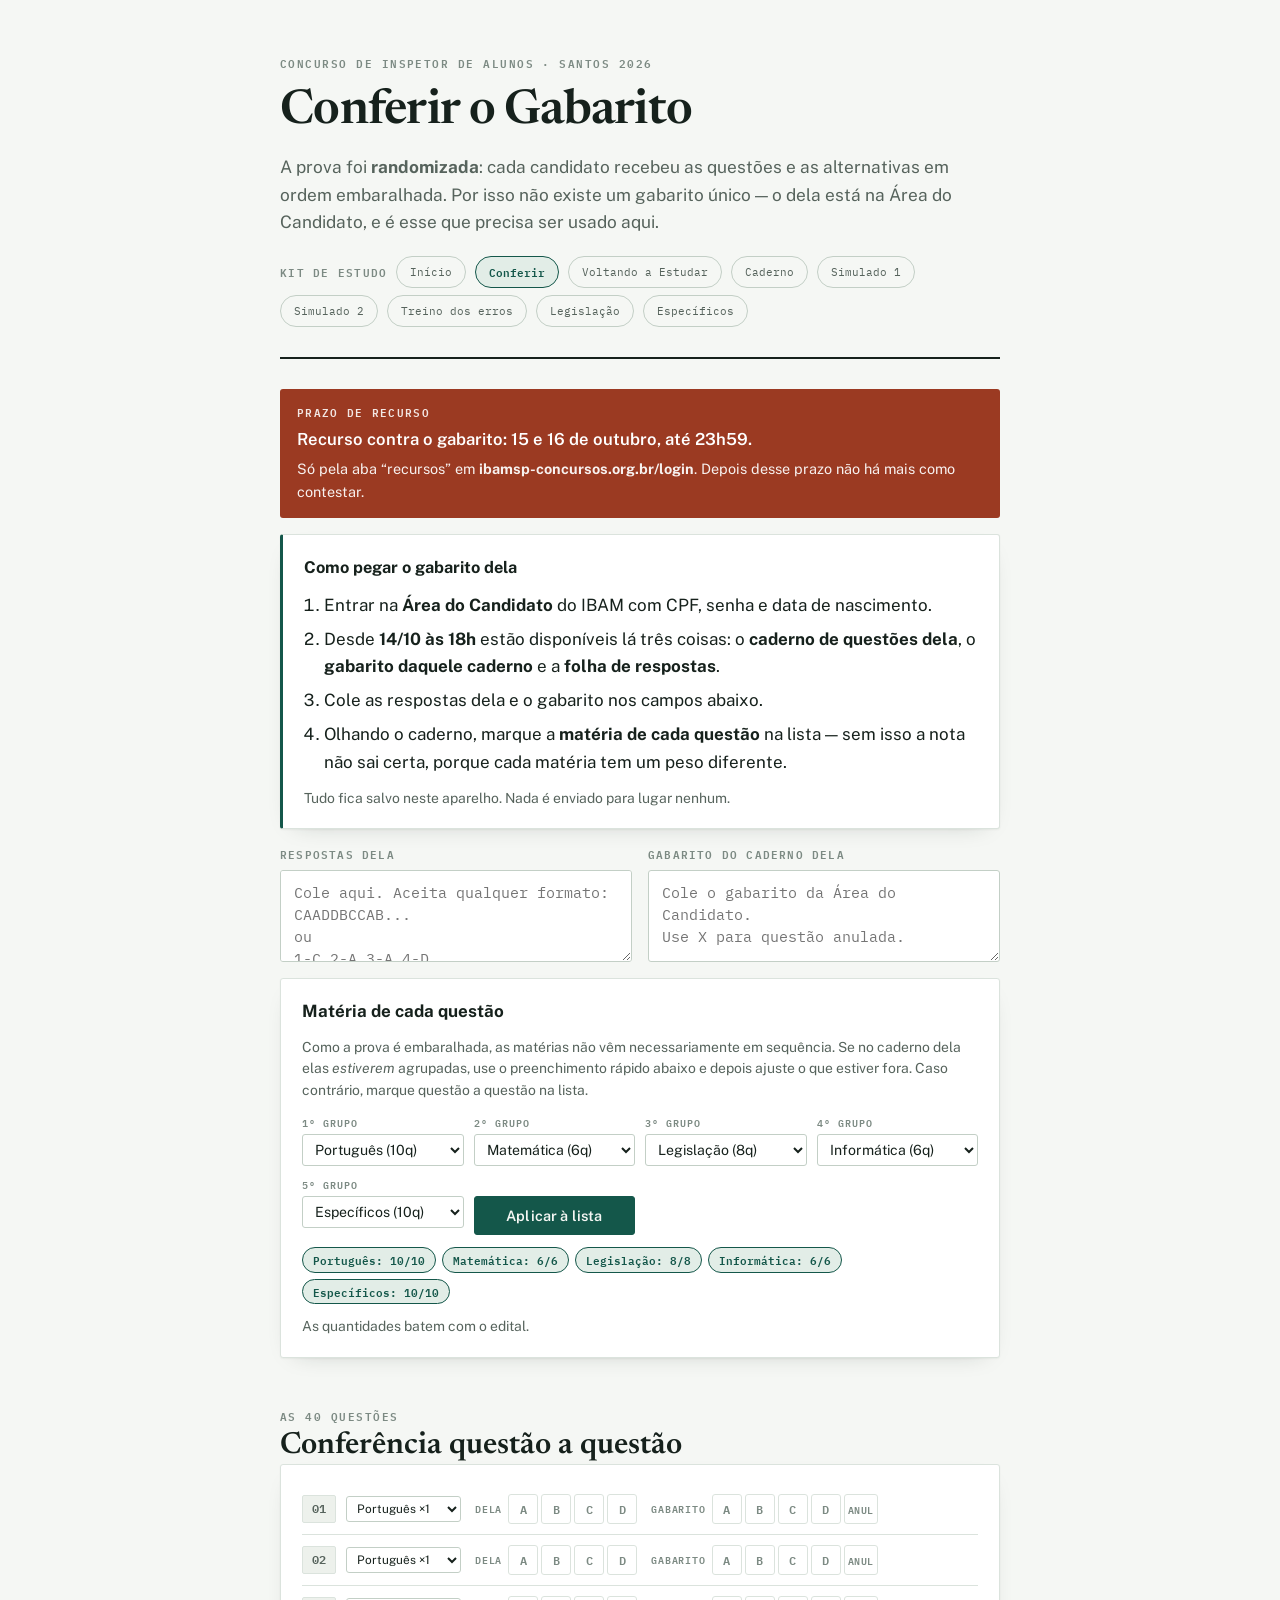
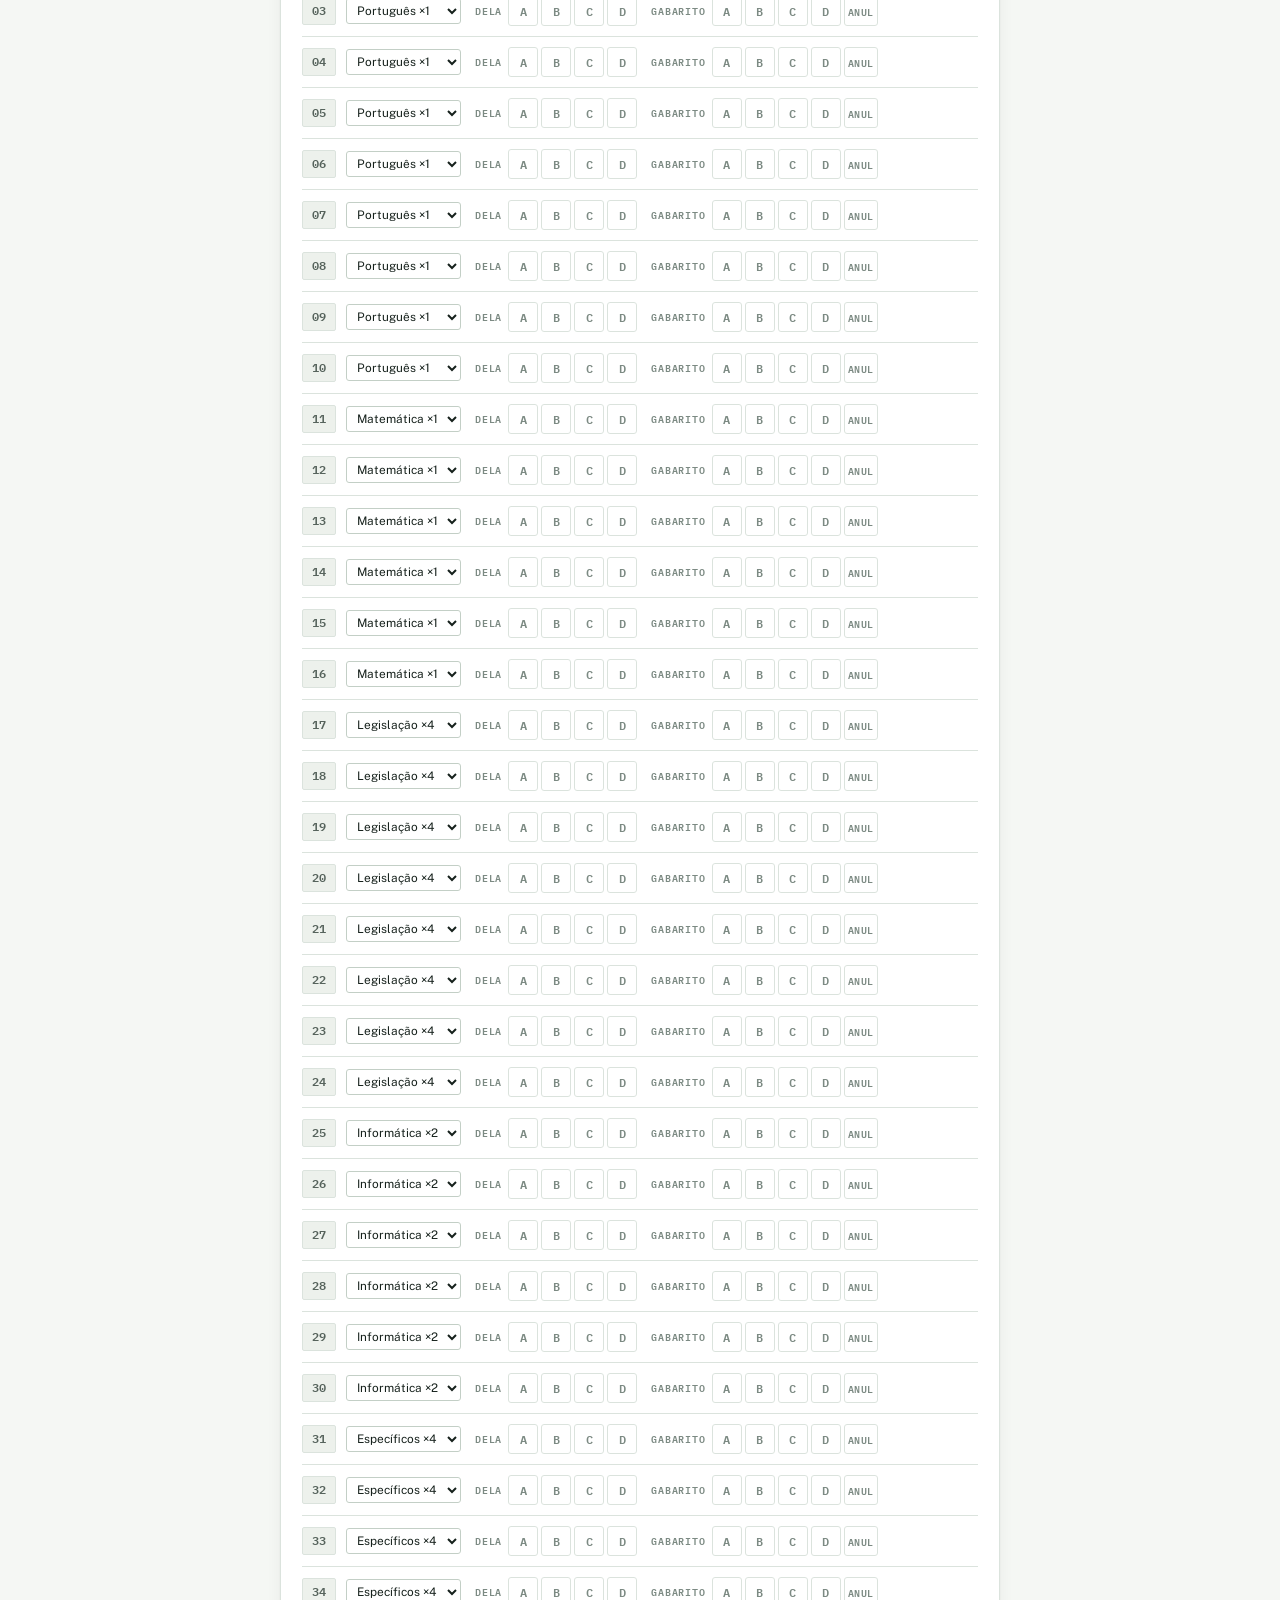
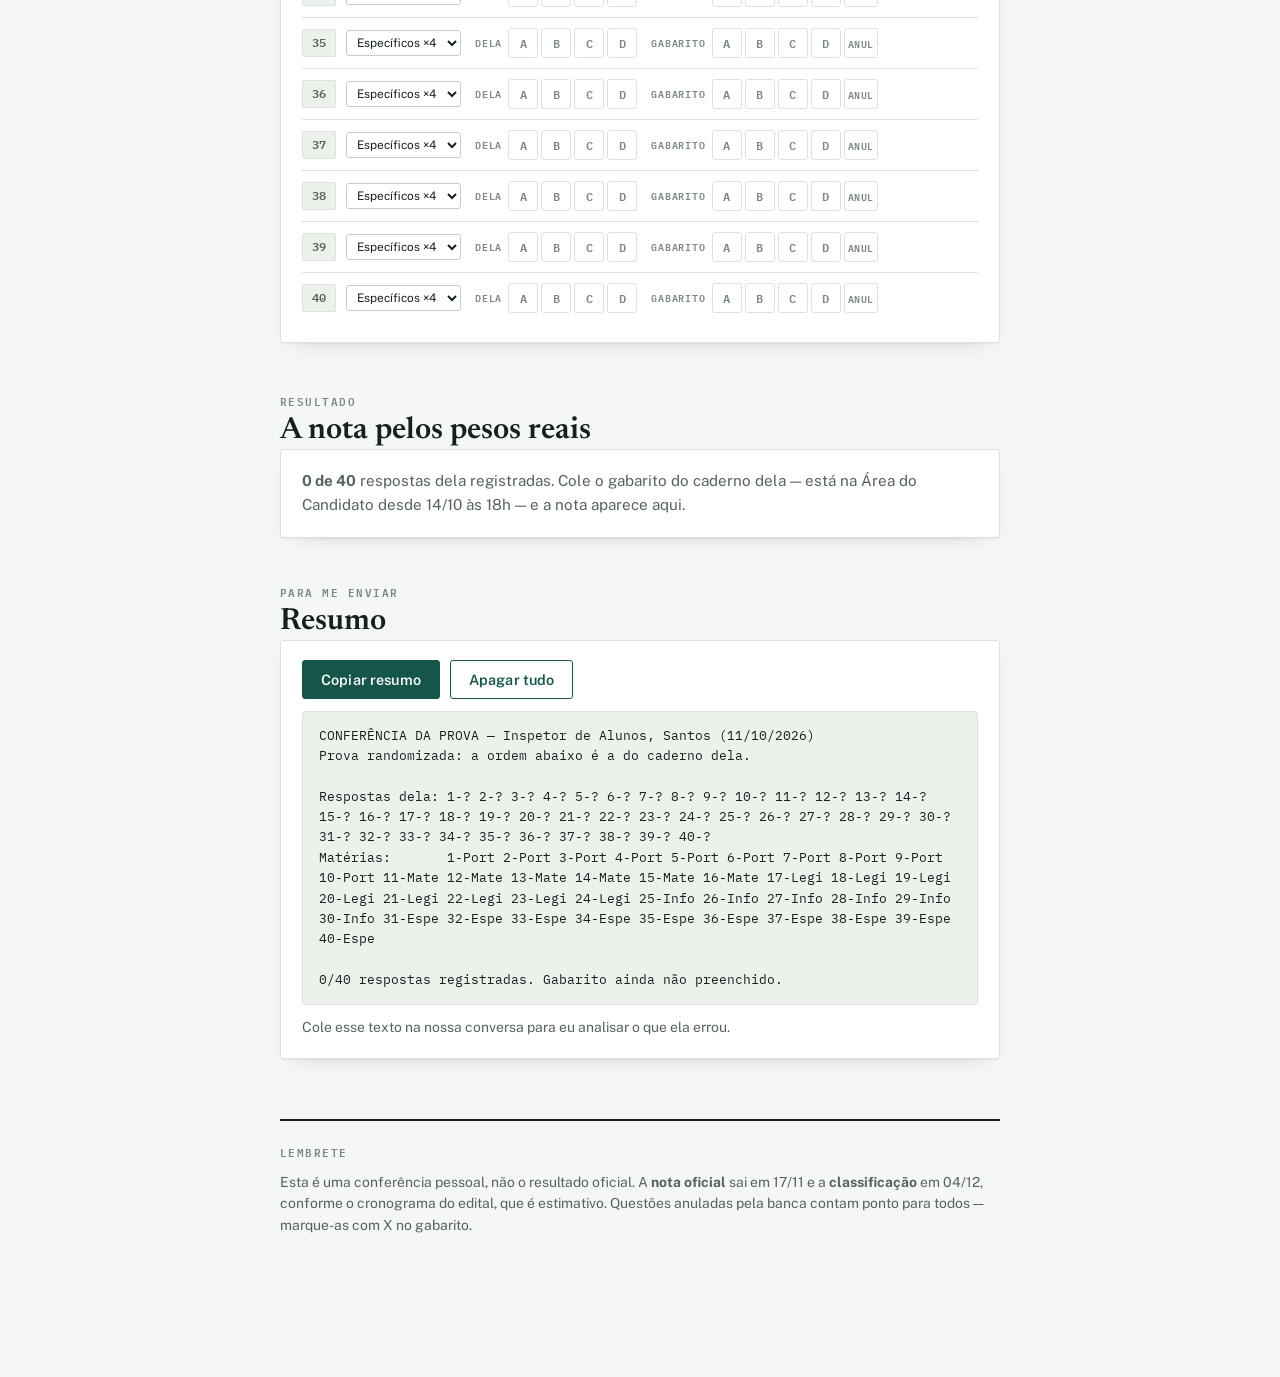
<file: conferir.html>
<!doctype html>
<html lang="pt-BR">
<head>
<meta charset="utf-8">
<meta name="viewport" content="width=device-width, initial-scale=1">
<meta name="description" content="Confira a prova com o gabarito pessoal da Área do Candidato e veja a nota calculada pelos pesos reais.">
<meta name="theme-color" content="#14574A">
<title>Conferir o Gabarito</title>
<link rel="preconnect" href="https://fonts.googleapis.com">
<link rel="preconnect" href="https://fonts.gstatic.com" crossorigin>
<link rel="stylesheet" href="https://fonts.googleapis.com/css2?family=Newsreader:ital,opsz,wght@0,6..72,400;0,600;1,6..72,400&family=Public+Sans:ital,wght@0,400;0,500;0,600;0,700&family=IBM+Plex+Mono:wght@400;500;600&display=swap">
<link rel="stylesheet" href="./prova.css">
<style>
  textarea {
    width: 100%; min-height: 92px; resize: vertical;
    font-family: "IBM Plex Mono", monospace; font-size: .92rem; line-height: 1.5;
    background: var(--surface); color: var(--ink);
    border: 1px solid var(--line-2); border-radius: 3px; padding: 11px 13px;
  }
  textarea:focus-visible { outline: 2px solid var(--accent); outline-offset: 1px; }
  label.campo { display: flex; flex-direction: column; gap: 7px; }
  label.campo .lbl {
    font-family: "IBM Plex Mono", monospace; font-size: .68rem; font-weight: 600;
    letter-spacing: .11em; text-transform: uppercase; color: var(--ink-3);
  }
  .duas { display: grid; grid-template-columns: 1fr; gap: 16px; }
  @media (min-width: 680px) { .duas { grid-template-columns: 1fr 1fr; } }

  select {
    font-family: "Public Sans", system-ui, sans-serif; font-size: .88rem;
    background: var(--surface); color: var(--ink);
    border: 1px solid var(--line-2); border-radius: 3px; padding: 6px 8px; max-width: 100%;
  }
  .rapido { display: grid; grid-template-columns: repeat(auto-fit, minmax(146px, 1fr)); gap: 10px; }
  .rapido-item { display: flex; flex-direction: column; gap: 4px; }
  .rapido-item span {
    font-family: "IBM Plex Mono", monospace; font-size: .64rem; font-weight: 600;
    letter-spacing: .1em; text-transform: uppercase; color: var(--ink-3);
  }
  .rapido-item select { width: 100%; }

  .contagem-blocos { display: flex; flex-wrap: wrap; gap: 6px; }
  .cb {
    font-family: "IBM Plex Mono", monospace; font-size: .68rem; font-weight: 600;
    border: 1px solid var(--line-2); border-radius: 100px; padding: 3px 10px; color: var(--ink-2);
  }
  .cb.ok  { color: var(--accent); border-color: var(--accent); background: var(--accent-w); }
  .cb.bad { color: var(--alert); border-color: var(--alert); background: var(--alert-w); }

  .grade { display: flex; flex-direction: column; gap: 0; }
  .linha {
    display: grid; grid-template-columns: 34px 1fr; gap: 10px;
    padding: 10px 0; border-bottom: 1px solid var(--line); align-items: center;
  }
  .linha:last-child { border-bottom: 0; }
  .lin-n {
    font-family: "IBM Plex Mono", monospace; font-size: .76rem; font-weight: 600;
    color: var(--ink-2); background: var(--sunk); border: 1px solid var(--line);
    border-radius: 2px; padding: 3px 0; text-align: center; font-variant-numeric: tabular-nums;
  }
  .linha.ok   .lin-n { color: var(--good); background: var(--good-w); border-color: var(--good); }
  .linha.erro .lin-n { color: var(--alert); background: var(--alert-w); border-color: var(--alert); }
  .lin-corpo { display: flex; flex-wrap: wrap; gap: 7px 14px; align-items: center; }
  .par { display: flex; align-items: center; gap: 6px; }
  .par > b {
    font-family: "IBM Plex Mono", monospace; font-size: .62rem; font-weight: 600;
    letter-spacing: .08em; text-transform: uppercase; color: var(--ink-3);
  }
  .opts { display: flex; gap: 3px; }
  .opts button {
    width: 30px; height: 30px; padding: 0; border-radius: 3px;
    font-family: "IBM Plex Mono", monospace; font-size: .76rem; font-weight: 600;
    background: var(--surface); color: var(--ink-3); border: 1px solid var(--line);
  }
  .opts button:hover { border-color: var(--line-2); color: var(--ink); background: var(--sunk); }
  .opts button[aria-pressed="true"] { background: var(--accent); border-color: var(--accent); color: var(--paper); }
  .opts.gab button[aria-pressed="true"] { background: var(--ink); border-color: var(--ink); color: var(--paper); }
  .opts button.anul { width: 34px; font-size: .62rem; }
  select.mat { font-size: .74rem; padding: 4px 6px; }

  .placar-nota {
    font-family: "IBM Plex Mono", monospace; font-size: 3.1rem; font-weight: 600;
    line-height: 1; font-variant-numeric: tabular-nums;
  }
  .placar-nota.pass { color: var(--good); }
  .placar-nota.fail { color: var(--alert); }
  .acoes { display: flex; flex-wrap: wrap; gap: 10px; }
  pre.resumo {
    background: var(--sunk); border: 1px solid var(--line); border-radius: 3px;
    padding: 14px 16px; overflow-x: auto; margin: 0;
    font-family: "IBM Plex Mono", monospace; font-size: .82rem; line-height: 1.55;
    white-space: pre-wrap; word-break: break-word;
  }
  .aviso-vazio { color: var(--ink-2); font-size: .95rem; }
  .urgente {
    background: var(--alert); color: #fff; border-radius: 3px; padding: 14px 17px;
    display: flex; flex-direction: column; gap: 5px;
  }
  .urgente .u-t { font-family: "IBM Plex Mono", monospace; font-size: .68rem; font-weight: 600; letter-spacing: .12em; text-transform: uppercase; opacity: .88; }
  .urgente .u-m { font-size: 1.04rem; font-weight: 600; }
  .urgente a { color: #fff; }

  @media (max-width: 560px) {
    .opts { gap: 5px; }
    .opts button { width: 38px; height: 40px; font-size: .82rem; }
    .opts button.anul { width: 44px; font-size: .6rem; }
    .linha { grid-template-columns: 30px 1fr; gap: 8px; }
    select.mat { width: 100%; }
  }
</style>
</head>
<body>

<div class="wrap">

  <header class="mast">
    <span class="eyebrow">Concurso de Inspetor de Alunos · Santos 2026</span>
    <h1>Conferir o Gabarito</h1>
    <p class="lede">A prova foi <strong>randomizada</strong>: cada candidato recebeu as questões e as alternativas em ordem embaralhada. Por isso não existe um gabarito único — o dela está na Área do Candidato, e é esse que precisa ser usado aqui.</p>
    <nav class="kit" aria-label="Material de estudo">
      <span class="kit-label">Kit de estudo</span>
      <a href="./index.html">Início</a>
      <span class="atual">Conferir</span>
      <a href="./revisao.html">Voltando a Estudar</a>
      <a href="./caderno.html">Caderno</a>
      <a href="./simulado.html">Simulado 1</a>
      <a href="./simulado2.html">Simulado 2</a>
      <a href="./treino.html">Treino dos erros</a>
      <a href="./legislacao.html">Legislação</a>
      <a href="./especificos.html">Específicos</a>
    </nav>
  </header>

  <div style="padding-top:30px; display:flex; flex-direction:column; gap:16px;">

    <div class="urgente">
      <span class="u-t">Prazo de recurso</span>
      <span class="u-m">Recurso contra o gabarito: 15 e 16 de outubro, até 23h59.</span>
      <span style="font-size:.9rem; opacity:.93">Só pela aba “recursos” em <strong>ibamsp-concursos.org.br/login</strong>. Depois desse prazo não há mais como contestar.</span>
    </div>

    <div class="card rule">
      <h3>Como pegar o gabarito dela</h3>
      <ol style="margin:0; padding-left:1.15em; display:flex; flex-direction:column; gap:7px;">
        <li>Entrar na <strong>Área do Candidato</strong> do IBAM com CPF, senha e data de nascimento.</li>
        <li>Desde <strong>14/10 às 18h</strong> estão disponíveis lá três coisas: o <strong>caderno de questões dela</strong>, o <strong>gabarito daquele caderno</strong> e a <strong>folha de respostas</strong>.</li>
        <li>Cole as respostas dela e o gabarito nos campos abaixo.</li>
        <li>Olhando o caderno, marque a <strong>matéria de cada questão</strong> na lista — sem isso a nota não sai certa, porque cada matéria tem um peso diferente.</li>
      </ol>
      <p class="fine">Tudo fica salvo neste aparelho. Nada é enviado para lugar nenhum.</p>
    </div>

    <div class="duas">
      <label class="campo">
        <span class="lbl">Respostas dela</span>
        <textarea id="txtMinhas" placeholder="Cole aqui. Aceita qualquer formato:&#10;CAADDBCCAB...&#10;ou&#10;1-C 2-A 3-A 4-D"></textarea>
      </label>
      <label class="campo">
        <span class="lbl">Gabarito do caderno dela</span>
        <textarea id="txtGabarito" placeholder="Cole o gabarito da Área do Candidato.&#10;Use X para questão anulada."></textarea>
      </label>
    </div>

    <div class="card">
      <h4 style="margin:0">Matéria de cada questão</h4>
      <p class="fine">Como a prova é embaralhada, as matérias não vêm necessariamente em sequência. Se no caderno dela elas <em>estiverem</em> agrupadas, use o preenchimento rápido abaixo e depois ajuste o que estiver fora. Caso contrário, marque questão a questão na lista.</p>
      <div class="rapido" id="rapido"></div>
      <div class="contagem-blocos" id="contagem"></div>
      <p class="fine" id="avisoContagem"></p>
    </div>
  </div>

  <section style="padding-top:44px">
    <div class="sec-head">
      <div class="bar"></div>
      <span class="eyebrow">As 40 questões</span>
      <h2>Conferência questão a questão</h2>
    </div>
    <div class="card"><div class="grade" id="grade"></div></div>
  </section>

  <section style="padding-top:44px">
    <div class="sec-head">
      <div class="bar" style="background:var(--alert)"></div>
      <span class="eyebrow">Resultado</span>
      <h2>A nota pelos pesos reais</h2>
    </div>
    <div id="placar"></div>
  </section>

  <section style="padding-top:40px">
    <div class="sec-head">
      <div class="bar"></div>
      <span class="eyebrow">Para me enviar</span>
      <h2>Resumo</h2>
    </div>
    <div class="card">
      <div class="acoes">
        <button id="btnCopiar" type="button">Copiar resumo</button>
        <button class="ghost" id="btnLimpar" type="button">Apagar tudo</button>
      </div>
      <pre class="resumo" id="resumo">—</pre>
      <p class="fine">Cole esse texto na nossa conversa para eu analisar o que ela errou.</p>
    </div>
  </section>

  <footer>
    <span class="eyebrow">Lembrete</span>
    <p class="fine">Esta é uma conferência pessoal, não o resultado oficial. A <strong>nota oficial</strong> sai em 17/11 e a <strong>classificação</strong> em 04/12, conforme o cronograma do edital, que é estimativo. Questões anuladas pela banca contam ponto para todos — marque-as com X no gabarito.</p>
  </footer>

</div>

<script>
(function () {
  "use strict";

  var BLOCOS = [
    { id: "port", nome: "Língua Portuguesa",                curto: "Português",   n: 10, peso: 1 },
    { id: "mat",  nome: "Matemática",                        curto: "Matemática",  n: 6,  peso: 1 },
    { id: "leg",  nome: "Legislação e Atendimento Escolar",  curto: "Legislação",  n: 8,  peso: 4 },
    { id: "info", nome: "Informática e Rotinas Escolares",   curto: "Informática", n: 6,  peso: 2 },
    { id: "esp",  nome: "Conhecimentos Específicos",         curto: "Específicos", n: 10, peso: 4 }
  ];
  var porId = {};
  BLOCOS.forEach(function (b) { porId[b.id] = b; });

  var CHAVE = "conferencia-gabarito-v2";
  var LETRAS = ["A", "B", "C", "D"];
  var TOTAL = 40;

  function sequencia(ordem) {          // ordem = [ids] -> 40 ids, na contagem do edital
    var out = [];
    ordem.forEach(function (id) { for (var i = 0; i < porId[id].n; i++) out.push(id); });
    return out;
  }

  var estado = {
    minhas: new Array(TOTAL).fill(null),
    gabarito: new Array(TOTAL).fill(null),
    blocos: sequencia(BLOCOS.map(function (b) { return b.id; }))
  };

  function salvar() { try { localStorage.setItem(CHAVE, JSON.stringify(estado)); } catch (e) {} }
  function carregar() {
    try {
      var d = JSON.parse(localStorage.getItem(CHAVE) || "null");
      if (!d) return;
      if (Array.isArray(d.minhas) && d.minhas.length === TOTAL) estado.minhas = d.minhas;
      if (Array.isArray(d.gabarito) && d.gabarito.length === TOTAL) estado.gabarito = d.gabarito;
      if (Array.isArray(d.blocos) && d.blocos.length === TOTAL) estado.blocos = d.blocos;
    } catch (e) {}
  }

  /* ---------- leitura de texto colado ---------- */
  function interpretar(txt) {
    var out = new Array(TOTAL).fill(null);
    if (!txt) return out;
    var t = txt.toUpperCase();
    if (/\d/.test(t)) {
      var re = /(\d{1,2})\s*[-–—.)\]:º°]*\s*([ABCDX*])(?![A-Z])/g, m, achou = 0;
      while ((m = re.exec(t)) !== null) {
        var n = parseInt(m[1], 10);
        if (n >= 1 && n <= TOTAL) { out[n - 1] = m[2] === "*" ? "X" : m[2]; achou++; }
      }
      if (achou >= 5) return out;
      out = new Array(TOTAL).fill(null);
    }
    (t.match(/[ABCDX*]/g) || []).slice(0, TOTAL).forEach(function (l, i) {
      out[i] = l === "*" ? "X" : l;
    });
    return out;
  }
  function paraTexto(arr) {
    return arr.map(function (v, i) { return (i + 1) + "-" + (v || "?"); }).join(" ");
  }

  /* ---------- preenchimento rápido ---------- */
  var ordemRapida = BLOCOS.map(function (b) { return b.id; });

  function desenharRapido() {
    document.getElementById("rapido").innerHTML = ordemRapida.map(function (id, pos) {
      var opts = BLOCOS.map(function (b) {
        return '<option value="' + b.id + '"' + (b.id === id ? " selected" : "") + ">" +
               b.curto + " (" + b.n + "q)</option>";
      }).join("");
      return '<div class="rapido-item"><span>' + (pos + 1) + "º grupo</span>" +
             '<select data-pos="' + pos + '">' + opts + "</select></div>";
    }).join("") +
    '<div class="rapido-item"><span>&nbsp;</span><button type="button" id="btnAplicar">Aplicar à lista</button></div>';

    document.querySelectorAll("#rapido select").forEach(function (sel) {
      sel.addEventListener("change", function () {
        var pos = Number(sel.dataset.pos), novo = sel.value, antigo = ordemRapida[pos];
        var onde = ordemRapida.indexOf(novo);
        ordemRapida[pos] = novo;
        if (onde !== -1 && onde !== pos) ordemRapida[onde] = antigo;
        desenharRapido();
      });
    });
    document.getElementById("btnAplicar").addEventListener("click", function () {
      estado.blocos = sequencia(ordemRapida);
      salvar(); desenharGrade(); calcular();
    });
  }

  /* ---------- contagem por bloco ---------- */
  function desenharContagem() {
    var cont = {};
    BLOCOS.forEach(function (b) { cont[b.id] = 0; });
    estado.blocos.forEach(function (id) { if (cont[id] !== undefined) cont[id]++; });
    var tudoCerto = BLOCOS.every(function (b) { return cont[b.id] === b.n; });

    document.getElementById("contagem").innerHTML = BLOCOS.map(function (b) {
      var ok = cont[b.id] === b.n;
      return '<span class="cb ' + (ok ? "ok" : "bad") + '">' + b.curto + ": " + cont[b.id] + "/" + b.n + "</span>";
    }).join("");

    document.getElementById("avisoContagem").textContent = tudoCerto
      ? "As quantidades batem com o edital."
      : "As quantidades ainda não batem com o edital (10 de Português, 6 de Matemática, 8 de Legislação, 6 de Informática e 10 de Específicos). A nota abaixo só fica correta quando bater.";
  }

  /* ---------- grade ---------- */
  function desenharGrade() {
    document.getElementById("grade").innerHTML = estado.blocos.map(function (bid, i) {
      var b = porId[bid] || BLOCOS[0];
      var cls = "linha";
      var min = estado.minhas[i], gab = estado.gabarito[i];
      if (min && gab) cls += (gab === "X" || min === gab) ? " ok" : " erro";

      function botoes(tipo, valor, anul) {
        var h = LETRAS.map(function (L) {
          return '<button type="button" data-tipo="' + tipo + '" data-i="' + i + '" data-v="' + L +
                 '" aria-pressed="' + (valor === L) + '" aria-label="Questão ' + (i + 1) + " " + tipo + " " + L + '">' + L + "</button>";
        }).join("");
        if (anul) h += '<button type="button" class="anul" data-tipo="' + tipo + '" data-i="' + i +
                       '" data-v="X" aria-pressed="' + (valor === "X") + '" aria-label="Questão ' + (i + 1) + ' anulada">ANUL</button>';
        return h;
      }
      var selMat = '<select class="mat" data-i="' + i + '" aria-label="Matéria da questão ' + (i + 1) + '">' +
        BLOCOS.map(function (x) {
          return '<option value="' + x.id + '"' + (x.id === bid ? " selected" : "") + ">" +
                 x.curto + " ×" + x.peso + "</option>";
        }).join("") + "</select>";

      return '<div class="' + cls + '">' +
               '<div class="lin-n">' + (i + 1 < 10 ? "0" + (i + 1) : i + 1) + "</div>" +
               '<div class="lin-corpo">' + selMat +
                 '<span class="par"><b>Dela</b><span class="opts">' + botoes("minha", min, false) + "</span></span>" +
                 '<span class="par"><b>Gabarito</b><span class="opts gab">' + botoes("gab", gab, true) + "</span></span>" +
               "</div></div>";
    }).join("");
  }

  var grade = document.getElementById("grade");
  grade.addEventListener("click", function (ev) {
    var b = ev.target.closest("button[data-tipo]");
    if (!b) return;
    var i = Number(b.dataset.i), v = b.dataset.v;
    var arr = b.dataset.tipo === "minha" ? estado.minhas : estado.gabarito;
    arr[i] = (arr[i] === v) ? null : v;
    salvar(); sincronizar(); desenharGrade(); calcular();
  });
  grade.addEventListener("change", function (ev) {
    var s = ev.target.closest("select.mat");
    if (!s) return;
    estado.blocos[Number(s.dataset.i)] = s.value;
    salvar(); desenharGrade(); calcular();
  });

  /* ---------- campos ---------- */
  var txtM = document.getElementById("txtMinhas"), txtG = document.getElementById("txtGabarito");
  var editando = false;
  txtM.addEventListener("input", function () {
    editando = true; estado.minhas = interpretar(txtM.value);
    salvar(); desenharGrade(); calcular(); editando = false;
  });
  txtG.addEventListener("input", function () {
    editando = true; estado.gabarito = interpretar(txtG.value);
    salvar(); desenharGrade(); calcular(); editando = false;
  });
  function sincronizar() {
    if (editando) return;
    if (estado.minhas.some(Boolean)) txtM.value = paraTexto(estado.minhas);
    if (estado.gabarito.some(Boolean)) txtG.value = paraTexto(estado.gabarito);
  }

  /* ---------- cálculo ---------- */
  function calcular() {
    desenharContagem();
    var r = {};
    BLOCOS.forEach(function (b) { r[b.id] = { b: b, total: 0, acertos: 0, erradas: [], brancos: 0, anuladas: 0, conferidas: 0 }; });

    var respondidas = 0, gabPreenchido = 0;
    estado.blocos.forEach(function (bid, i) {
      var alvo = r[bid]; if (!alvo) return;
      alvo.total++;
      var min = estado.minhas[i], gab = estado.gabarito[i];
      if (min) respondidas++;
      if (gab) gabPreenchido++;
      if (!gab) return;
      alvo.conferidas++;
      if (gab === "X") { alvo.anuladas++; alvo.acertos++; return; }
      if (!min) { alvo.brancos++; alvo.erradas.push(i + 1); return; }
      if (min === gab) alvo.acertos++; else alvo.erradas.push(i + 1);
    });

    var alvoEl = document.getElementById("placar");
    if (!gabPreenchido) {
      alvoEl.innerHTML =
        '<div class="card"><p class="aviso-vazio"><strong>' + respondidas + " de 40</strong> respostas dela registradas. " +
        "Cole o gabarito do caderno dela — está na Área do Candidato desde 14/10 às 18h — e a nota aparece aqui.</p></div>";
      resumo(r, 0, 0, respondidas, gabPreenchido);
      return;
    }

    var pontos = 0, acertos = 0, anuladas = 0;
    var linhas = BLOCOS.map(function (b) {
      var x = r[b.id];
      pontos += x.acertos * b.peso; acertos += x.acertos; anuladas += x.anuladas;
      var forte = (b.peso === 4 && x.conferidas && x.acertos / b.n < 0.6) ? ' style="font-weight:600"' : "";
      return "<tr" + forte + "><td>" + b.nome + "</td>" +
             '<td class="num">' + x.acertos + "/" + x.total + "</td>" +
             '<td class="num">' + b.peso + "</td>" +
             '<td class="num">' + (x.acertos * b.peso) + " / " + (x.total * b.peso) + "</td></tr>";
    }).join("");

    var passou = pontos >= 50, parcial = gabPreenchido < TOTAL;
    alvoEl.innerHTML =
      '<div class="score-card">' +
        (parcial ? '<span class="eyebrow" style="color:var(--alert)">Parcial — ' + gabPreenchido + " de 40 do gabarito preenchidas</span>"
                 : '<span class="eyebrow">Conferência completa</span>') +
        '<div class="score-top">' +
          '<span class="placar-nota ' + (passou ? "pass" : "fail") + '">' + pontos +
            '<span style="font-size:1.1rem;color:var(--ink-3)"> / 100</span></span>' +
          '<span class="score-sub">' + acertos + " de 40 questões certas" +
            (anuladas ? "<br>" + anuladas + (anuladas === 1 ? " anulada contou" : " anuladas contaram") + " a favor" : "") +
            "<br>mínimo para habilitação: <strong>50 pontos</strong></span></div>" +
        '<p class="veredito">' + (passou ? "Acima do mínimo de habilitação." : "Abaixo do mínimo de habilitação.") + "</p>" +
        '<p class="fine">' + (passou
          ? "Passar dos 50 evita a eliminação, mas ainda é preciso estar entre os <strong>220 primeiros</strong> da lista geral. A classificação preliminar sai em 04/12."
          : "São necessários 50 dos 100 pontos. Confira se a matéria de cada questão está marcada certo — é ela que define o peso.") + "</p>" +
        '<div class="tw"><table><thead><tr><th>Bloco</th><th class="num">Acertos</th><th class="num">Peso</th><th class="num">Pontos</th></tr></thead><tbody>' +
          linhas + '<tr class="total"><td>Total</td><td class="num">' + acertos + "/40</td><td class=\"num\">—</td><td class=\"num\">" + pontos + " / 100</td></tr>" +
        "</tbody></table></div>" +
        '<div class="note"><span class="eyebrow">Critério de desempate</span><p>O segundo critério de desempate é a <strong>maior nota em Conhecimentos Específicos</strong>. Aqui: <strong>' +
          r.esp.acertos + " de " + r.esp.total + " (" + (r.esp.acertos * 4) + " pontos)</strong>.</p></div>" +
      "</div>";
    resumo(r, pontos, acertos, respondidas, gabPreenchido);
  }

  function resumo(r, pontos, acertos, respondidas, gabPreenchido) {
    var L = [];
    L.push("CONFERÊNCIA DA PROVA — Inspetor de Alunos, Santos (11/10/2026)");
    L.push("Prova randomizada: a ordem abaixo é a do caderno dela.");
    L.push("");
    L.push("Respostas dela: " + paraTexto(estado.minhas));
    if (gabPreenchido) L.push("Gabarito:       " + paraTexto(estado.gabarito));
    L.push("Matérias:       " + estado.blocos.map(function (id, i) {
      return (i + 1) + "-" + porId[id].curto.slice(0, 4);
    }).join(" "));
    L.push("");
    if (!gabPreenchido) {
      L.push(respondidas + "/40 respostas registradas. Gabarito ainda não preenchido.");
    } else {
      L.push("NOTA: " + pontos + "/100  (" + acertos + "/40 acertos)" +
             (gabPreenchido < TOTAL ? "  [parcial: " + gabPreenchido + "/40]" : ""));
      L.push("");
      BLOCOS.forEach(function (b) {
        var x = r[b.id];
        L.push("- " + b.curto + " (peso " + b.peso + "): " + x.acertos + "/" + x.total +
               " = " + (x.acertos * b.peso) + " pts" +
               (x.erradas.length ? "  | errou as questões " + x.erradas.join(", ") : "") +
               (x.anuladas ? "  | " + x.anuladas + " anulada(s)" : ""));
      });
    }
    document.getElementById("resumo").textContent = L.join("\n");
  }

  document.getElementById("btnCopiar").addEventListener("click", function () {
    var btn = this, t = document.getElementById("resumo").textContent;
    function fim(ok) {
      btn.textContent = ok ? "Copiado" : "Selecione e copie à mão";
      setTimeout(function () { btn.textContent = "Copiar resumo"; }, 2200);
    }
    try { navigator.clipboard.writeText(t).then(function () { fim(true); }, function () { fim(false); }); }
    catch (e) { fim(false); }
  });

  document.getElementById("btnLimpar").addEventListener("click", function () {
    if (!confirm("Apagar as respostas e o gabarito registrados?")) return;
    estado.minhas = new Array(TOTAL).fill(null);
    estado.gabarito = new Array(TOTAL).fill(null);
    try { localStorage.removeItem(CHAVE); } catch (e) {}
    txtM.value = ""; txtG.value = "";
    desenharGrade(); calcular();
  });

  carregar();
  desenharRapido();
  sincronizar();
  desenharGrade();
  calcular();
})();
</script>
</body>
</html>
</file>
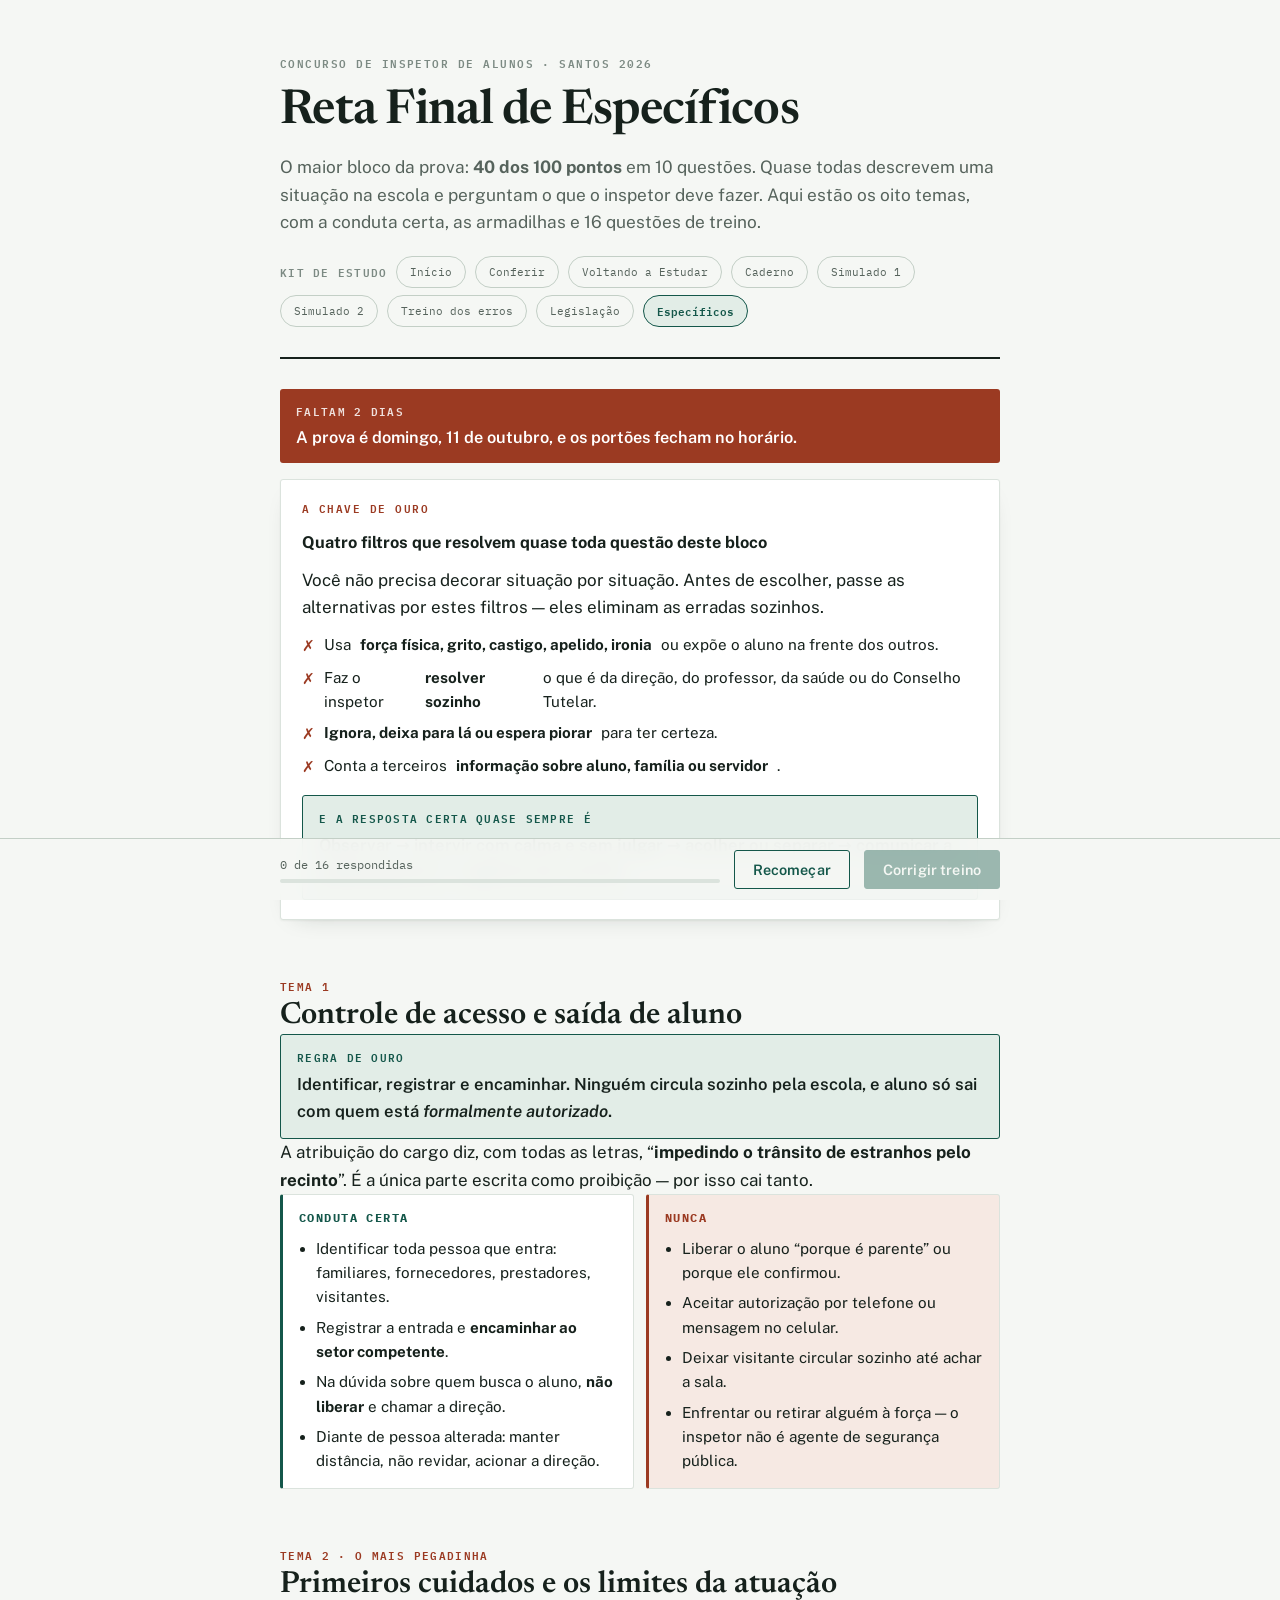
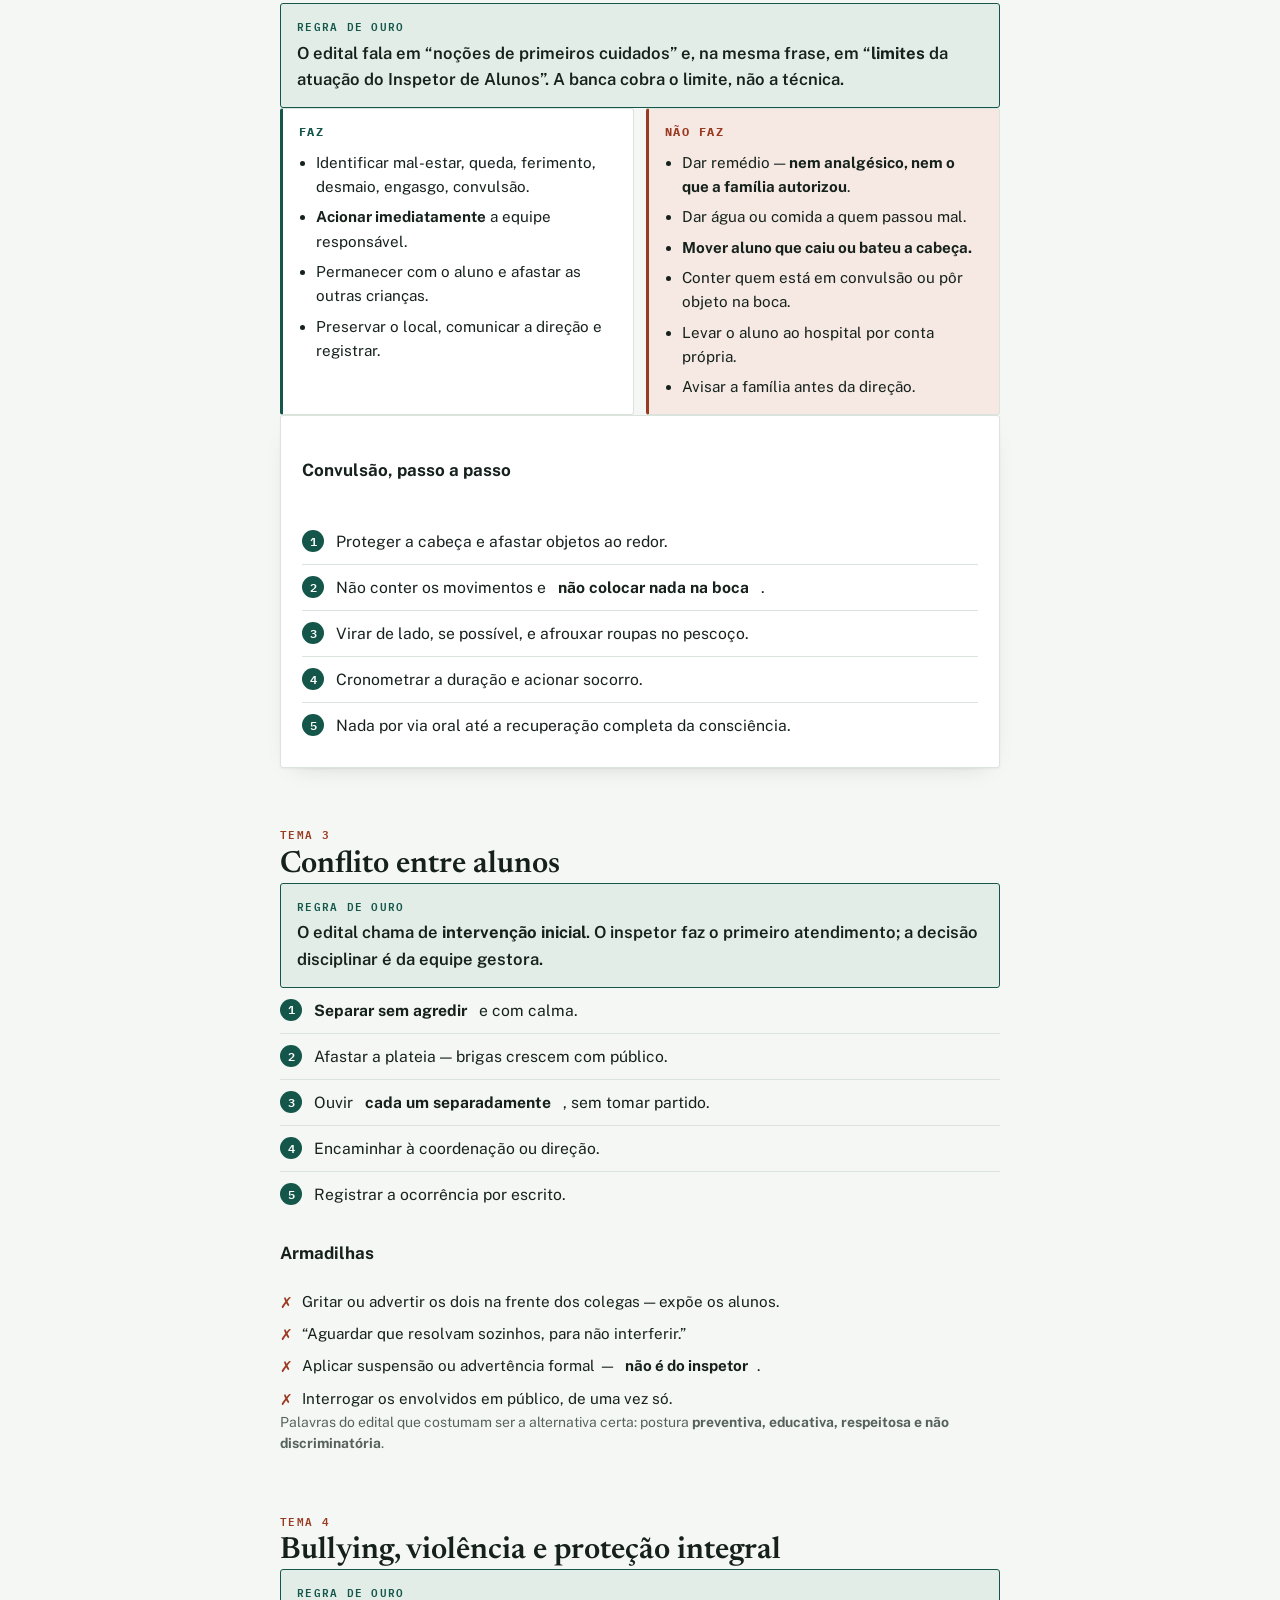
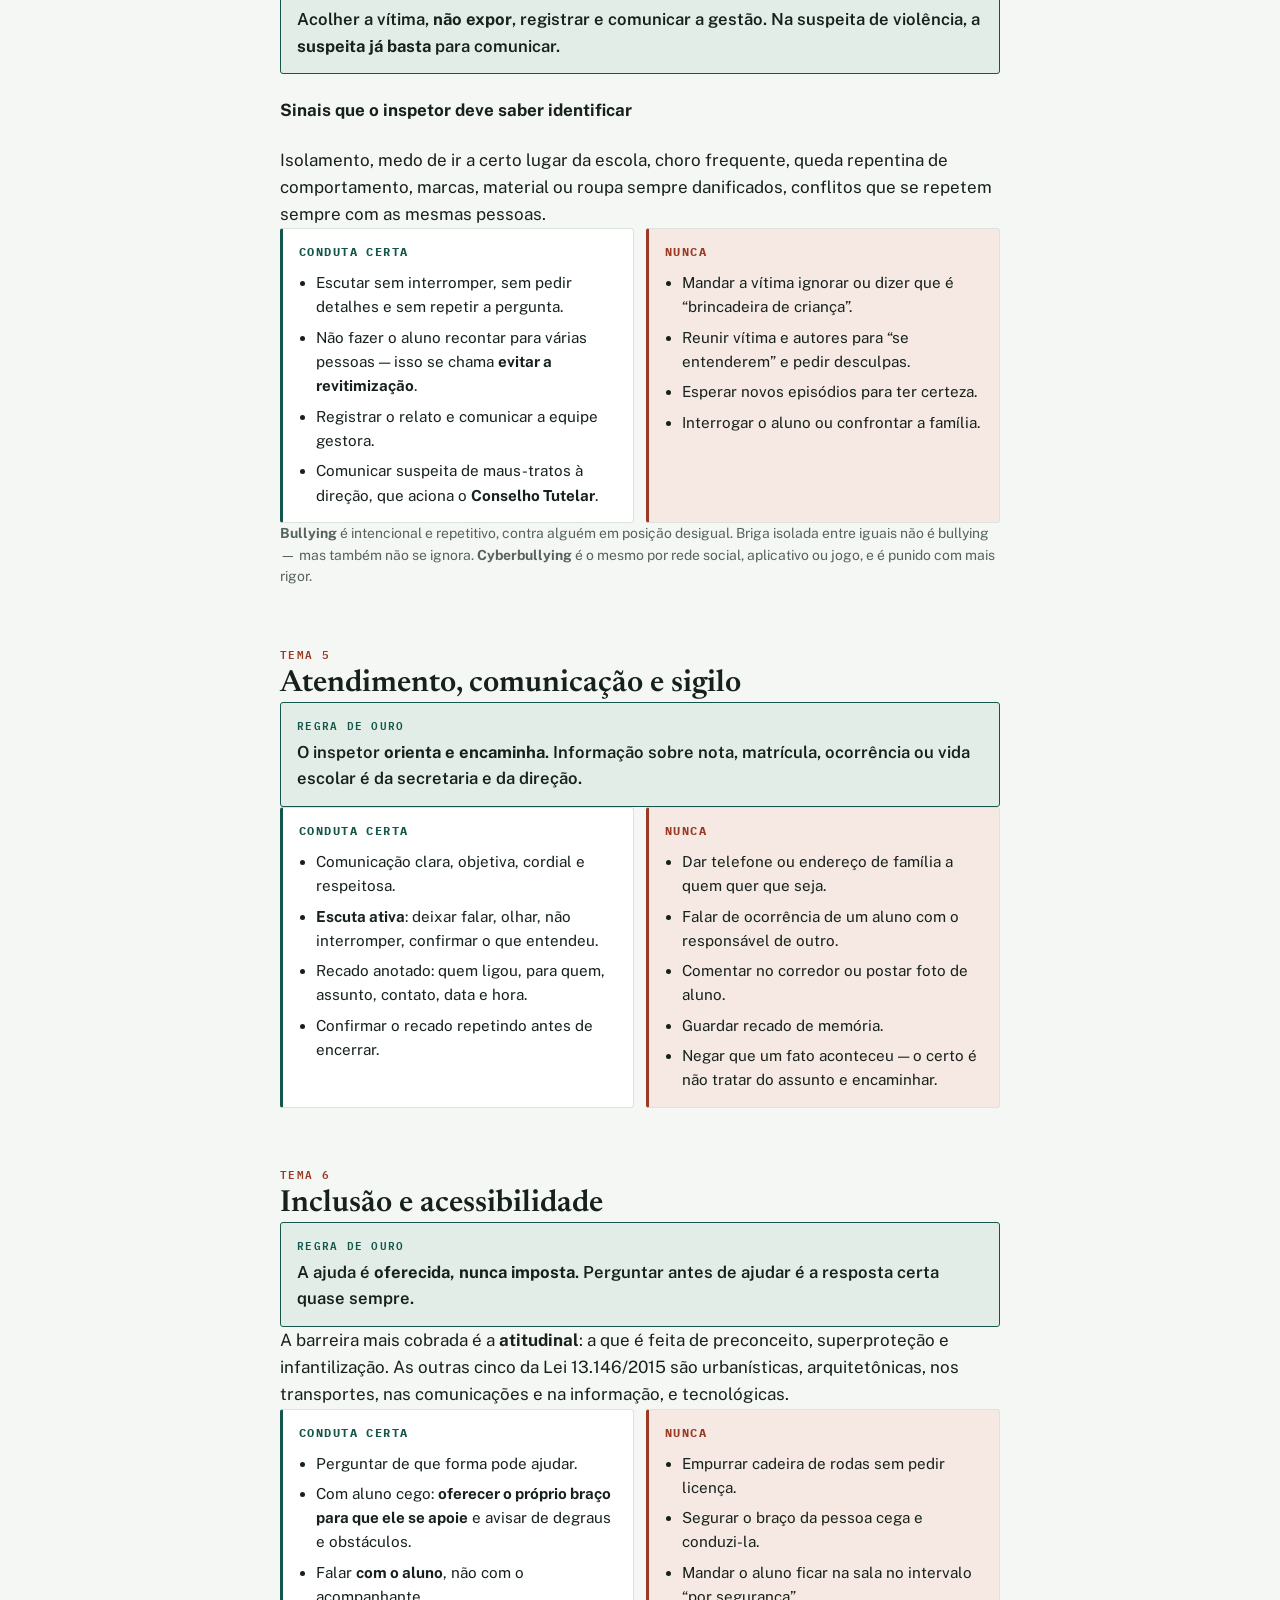
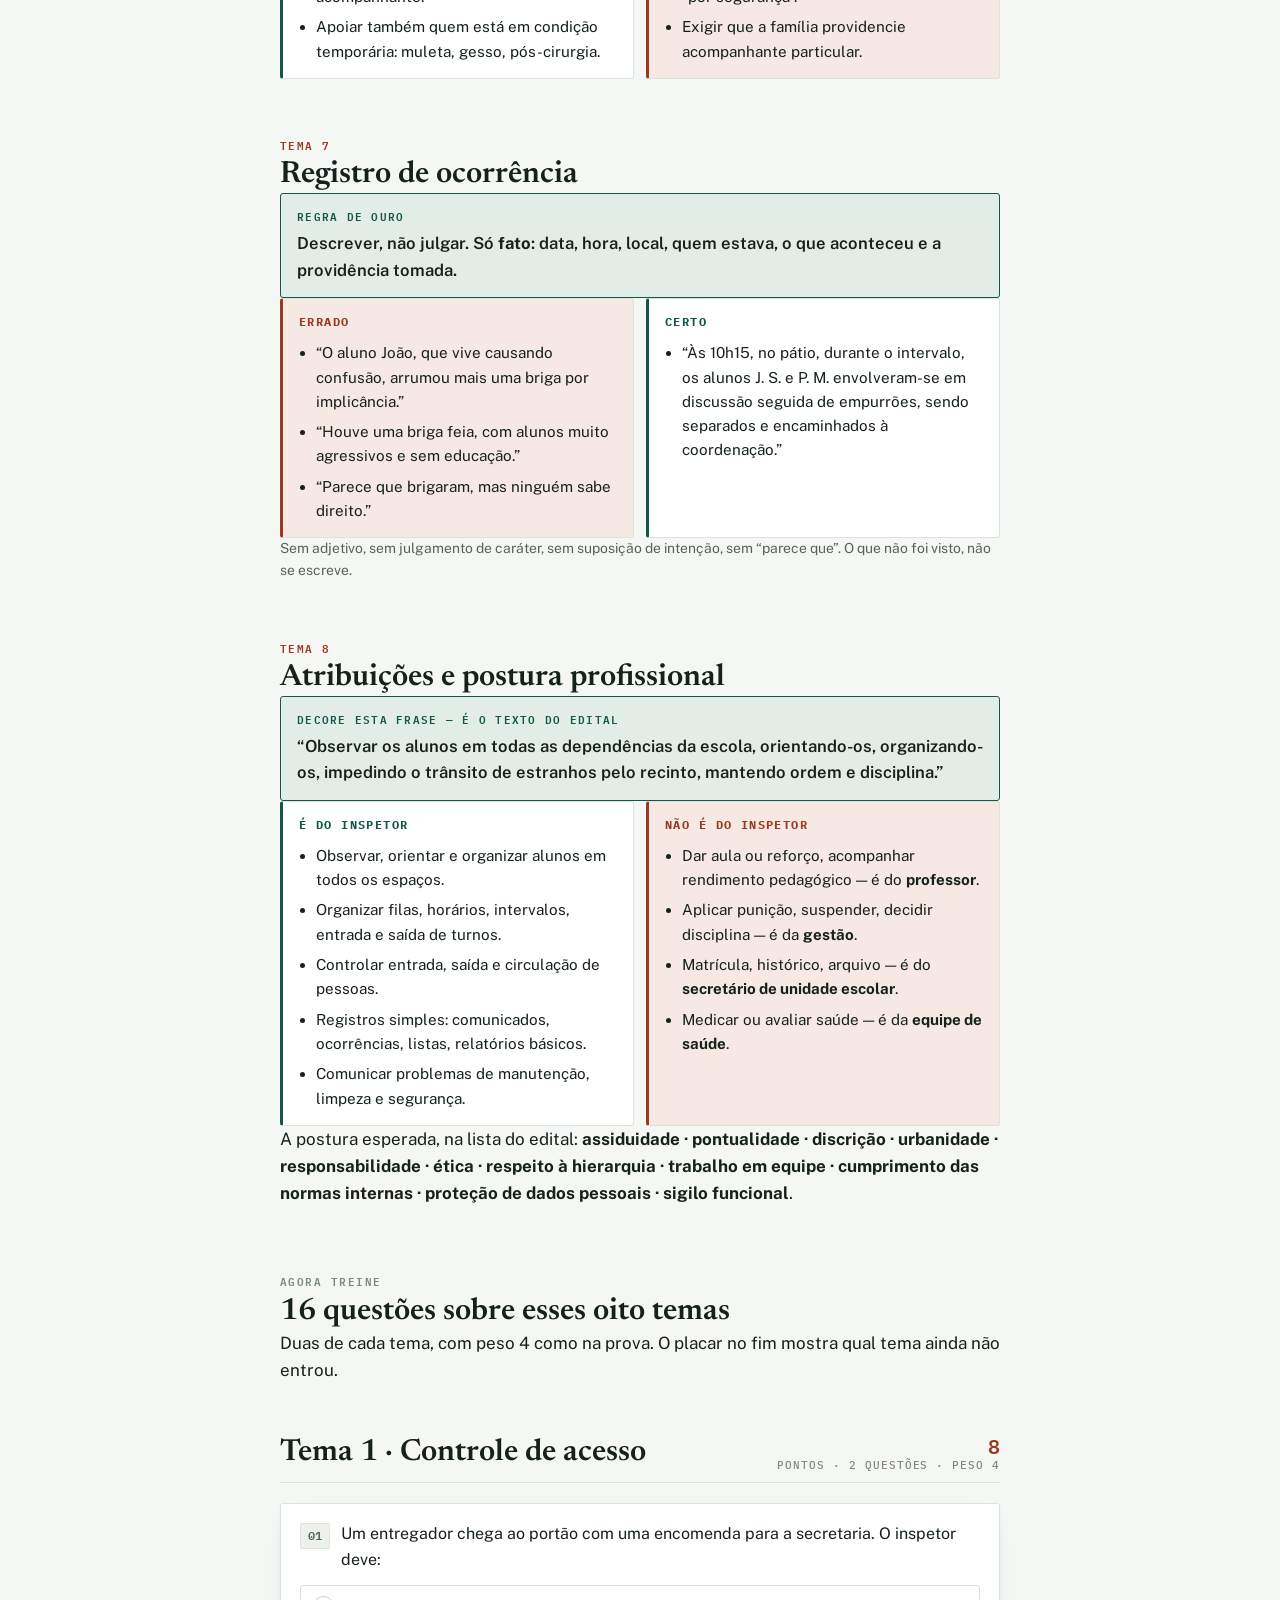
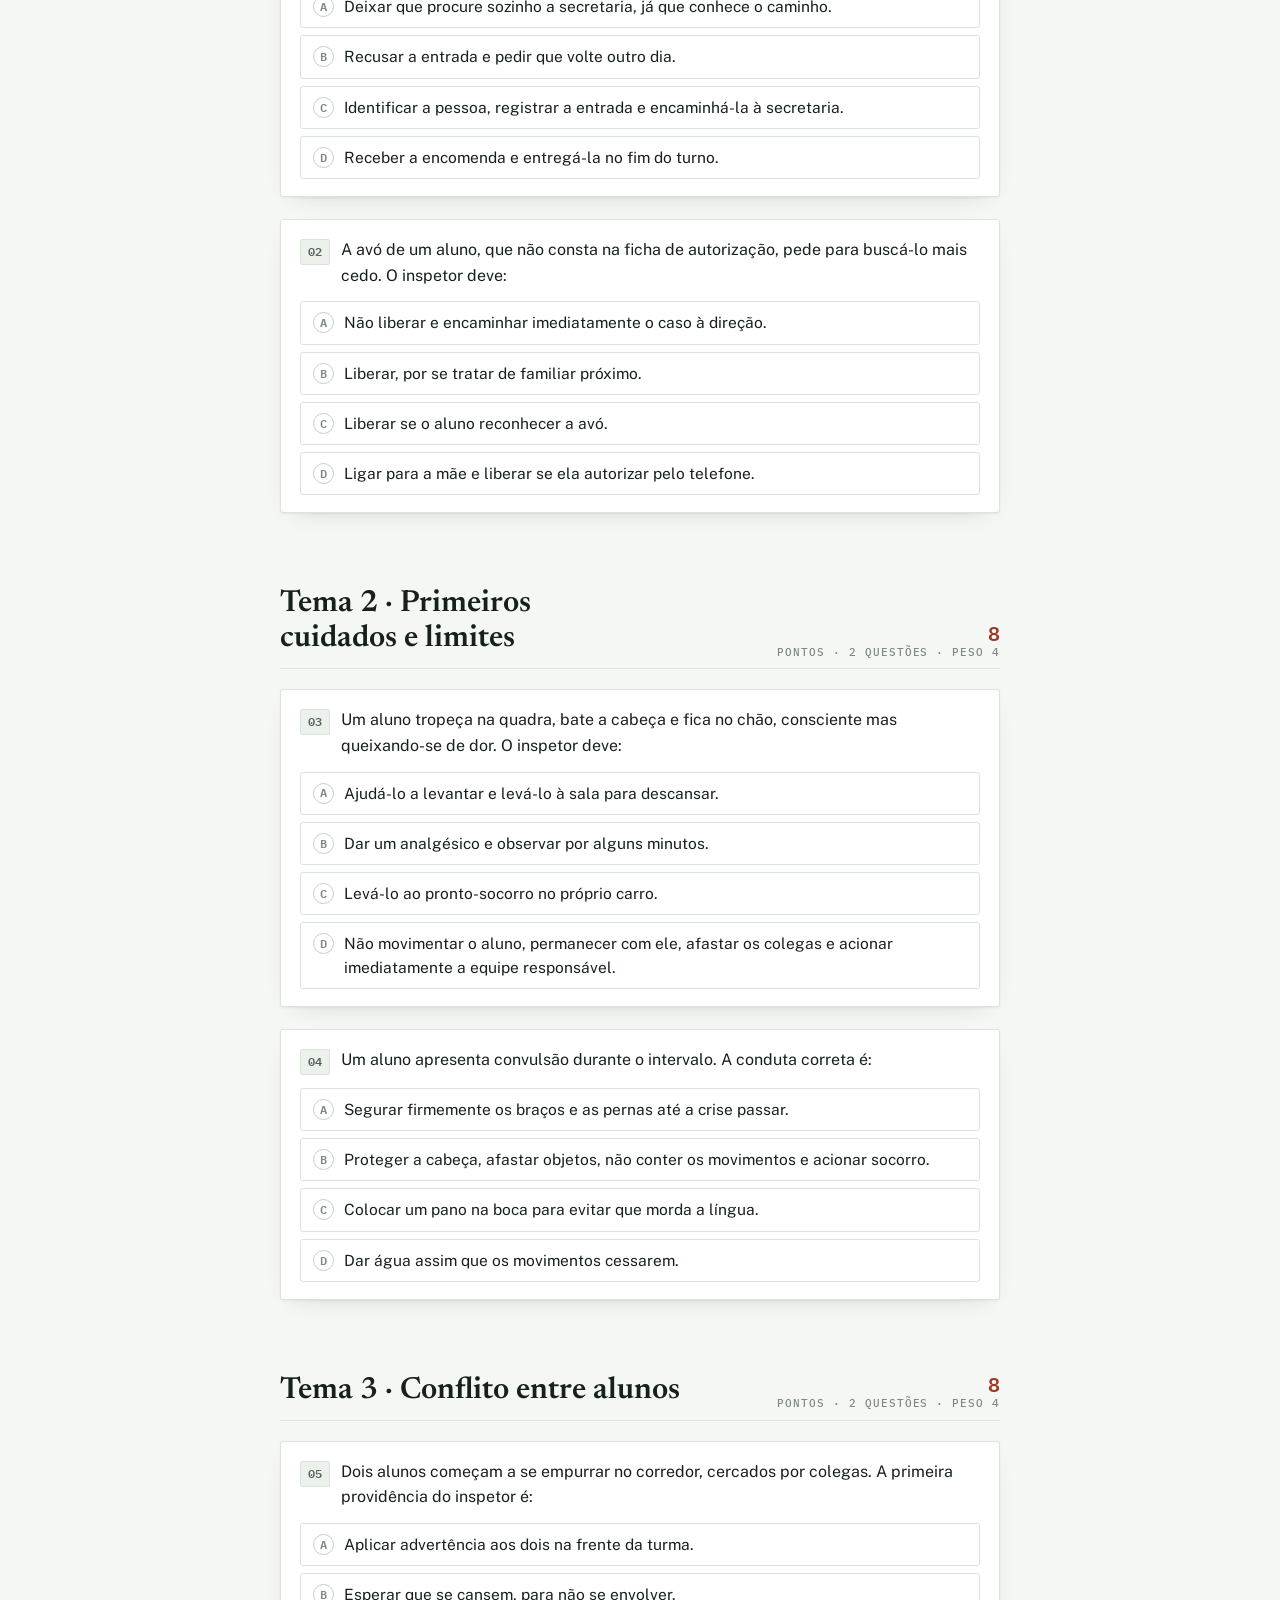
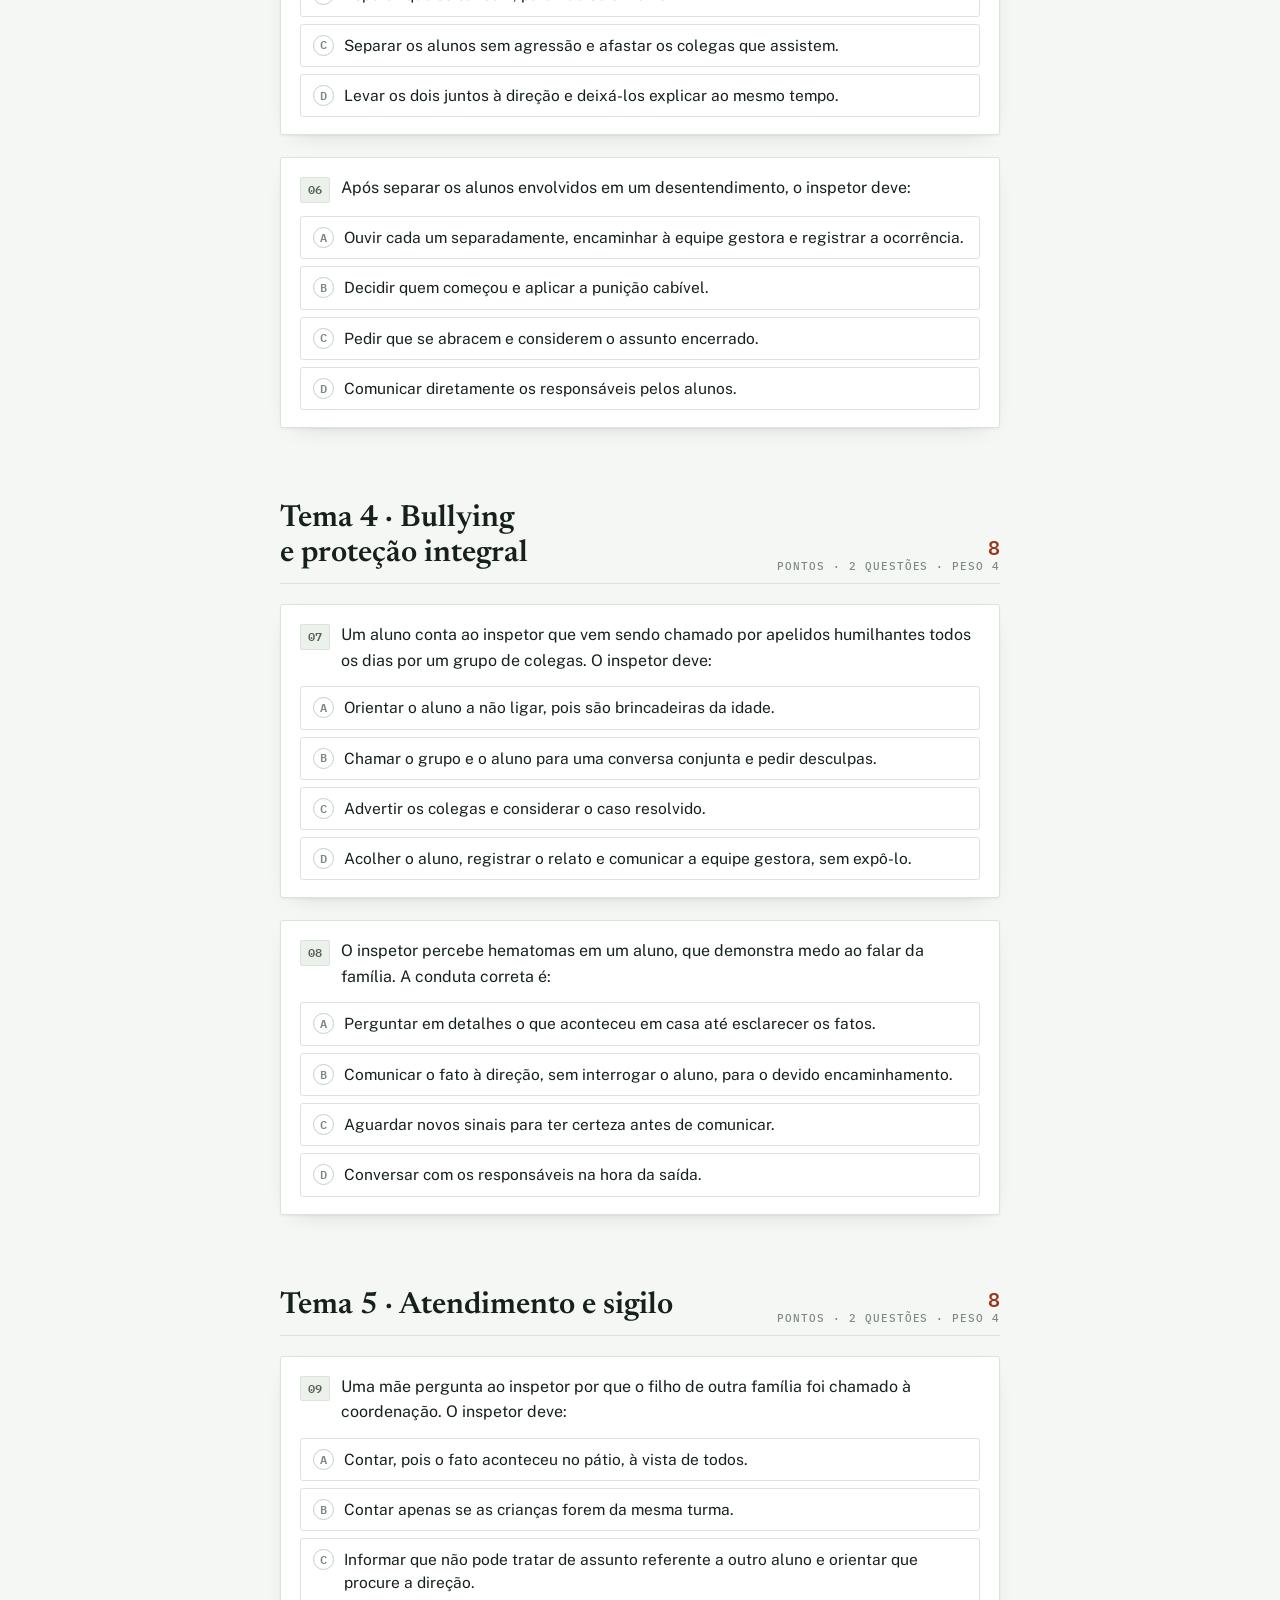
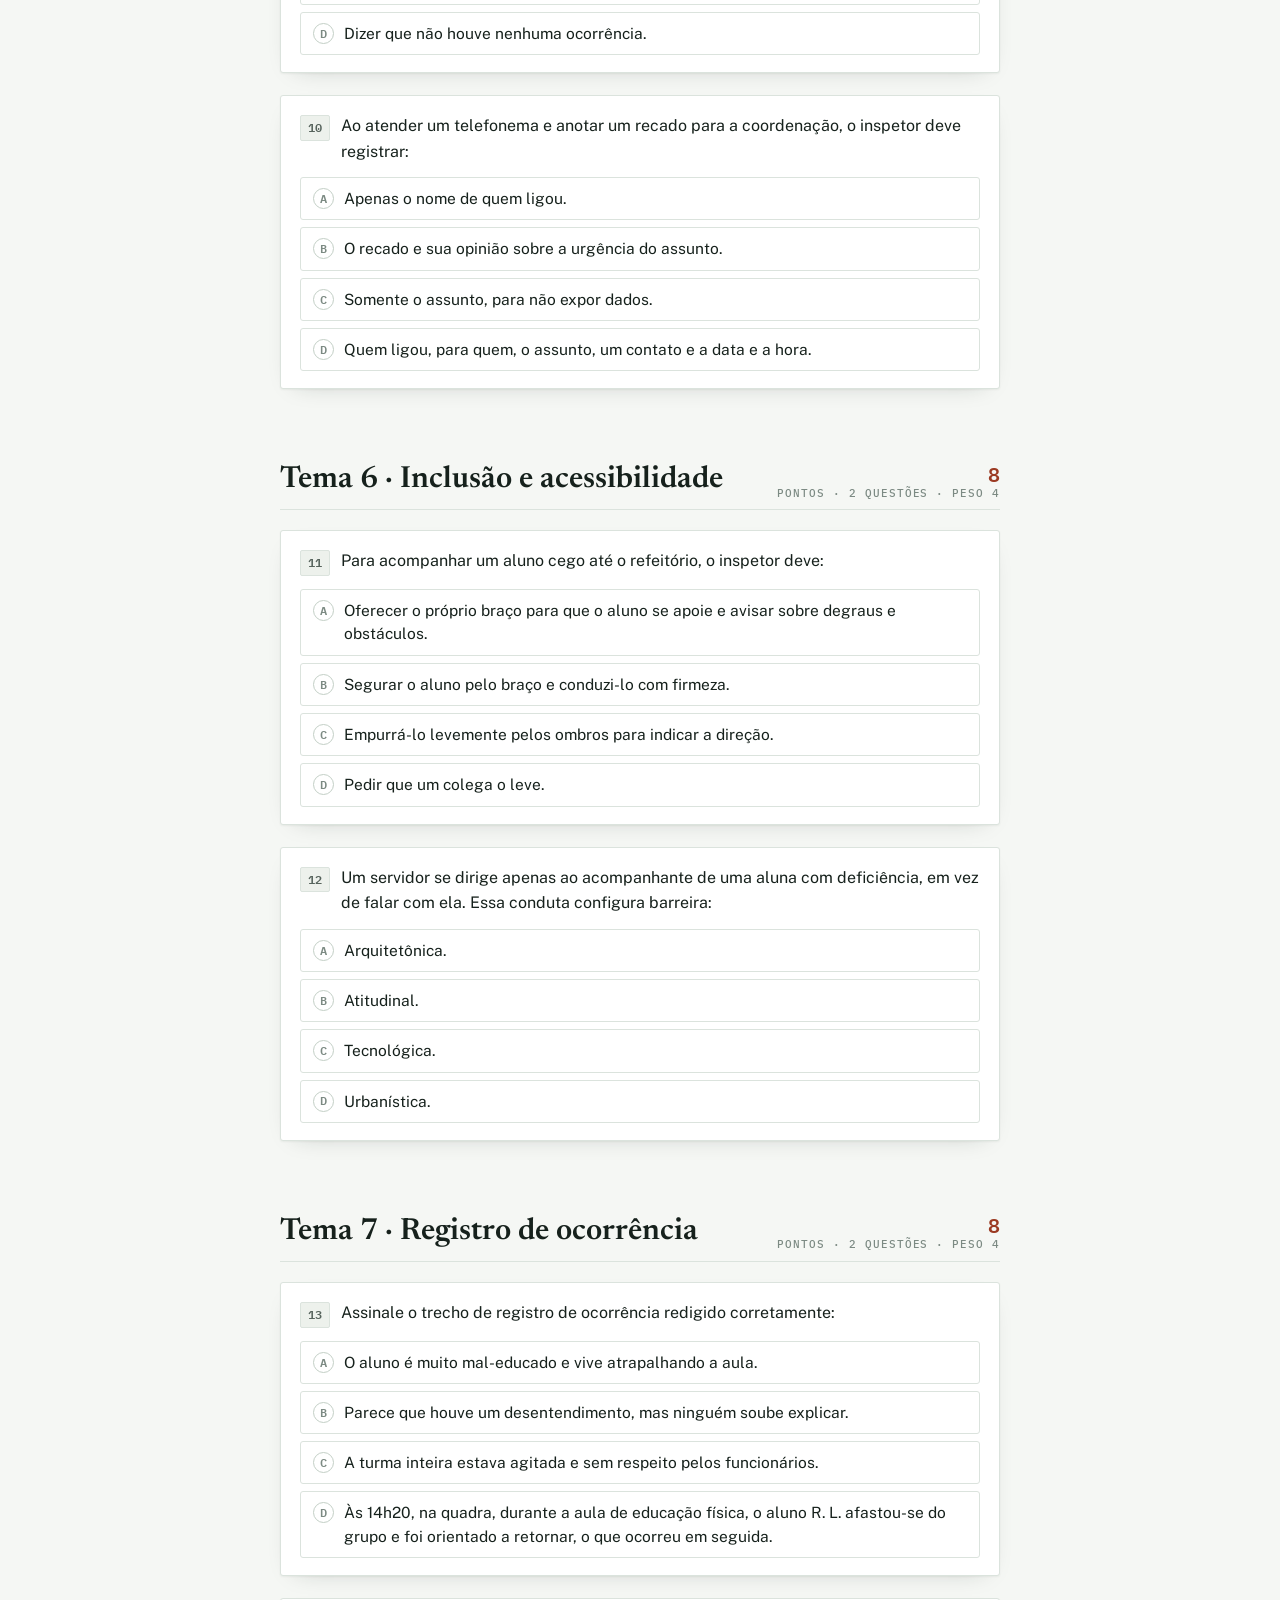
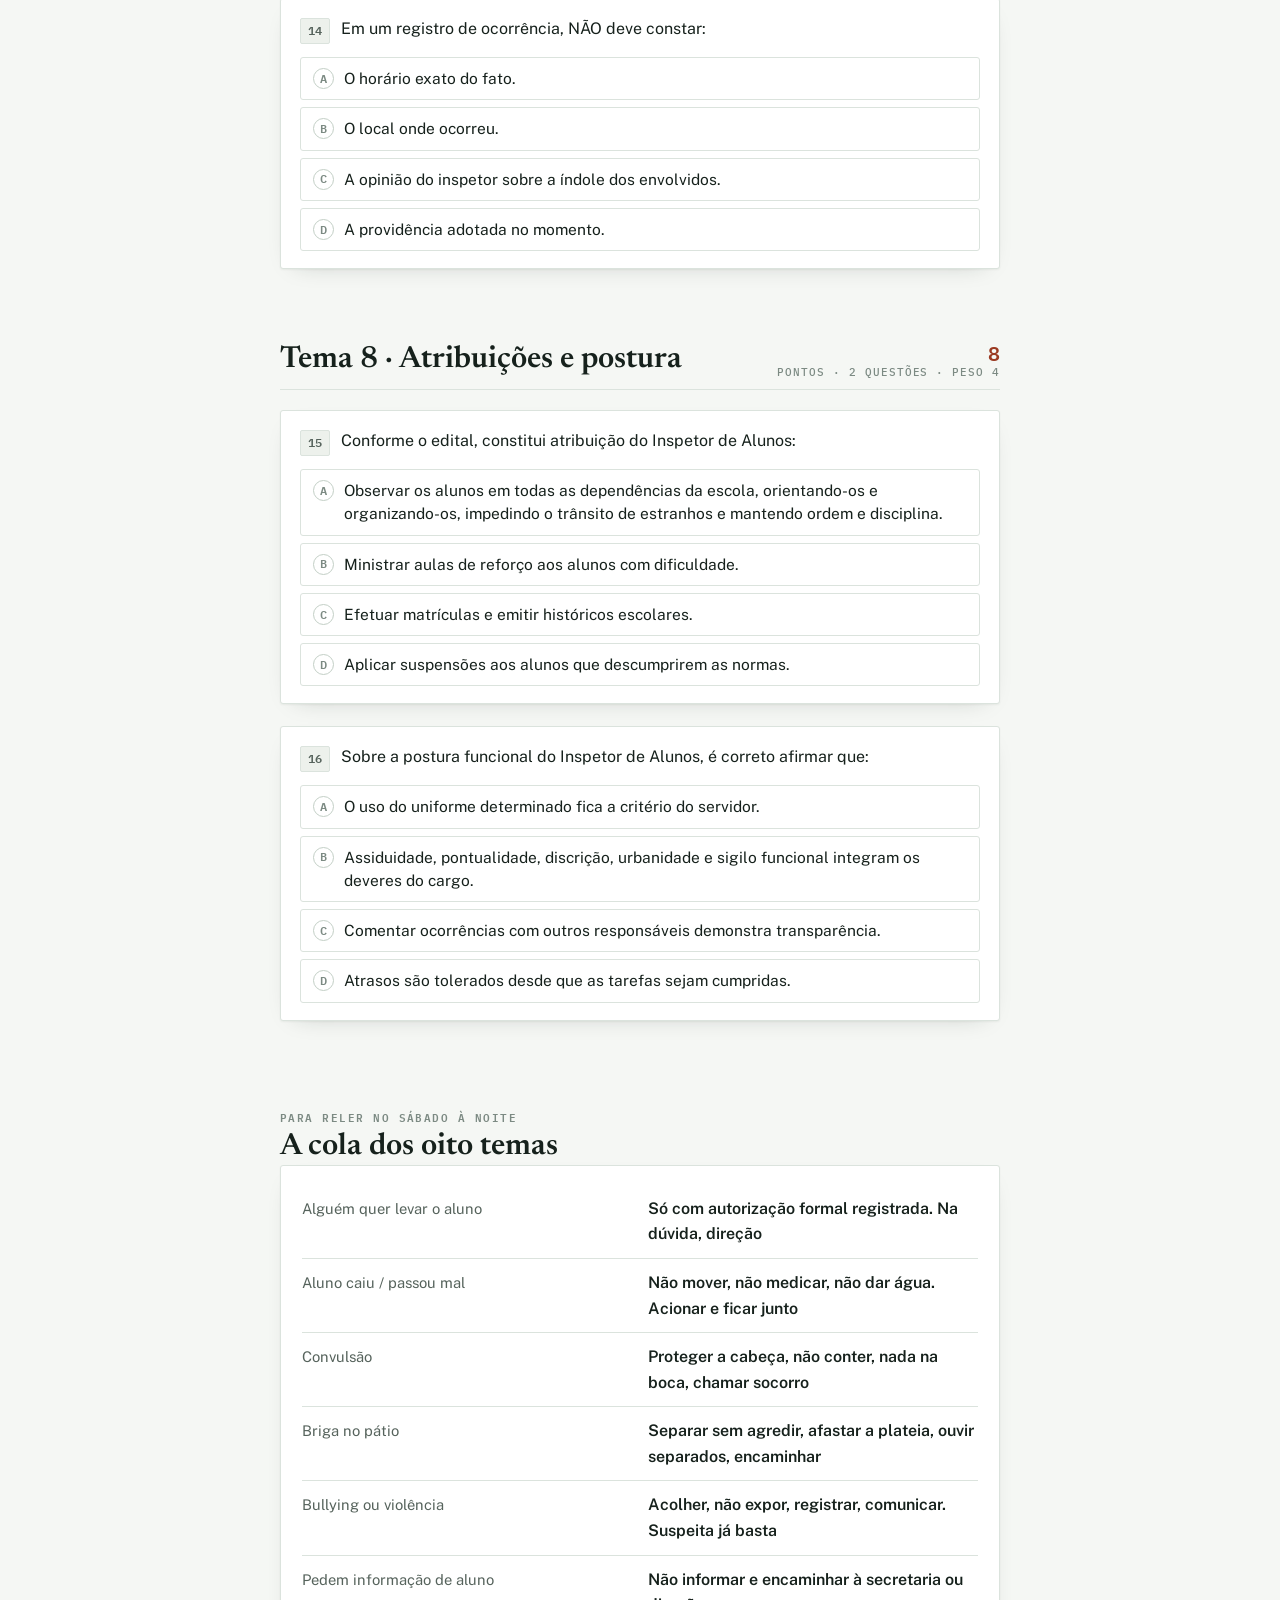
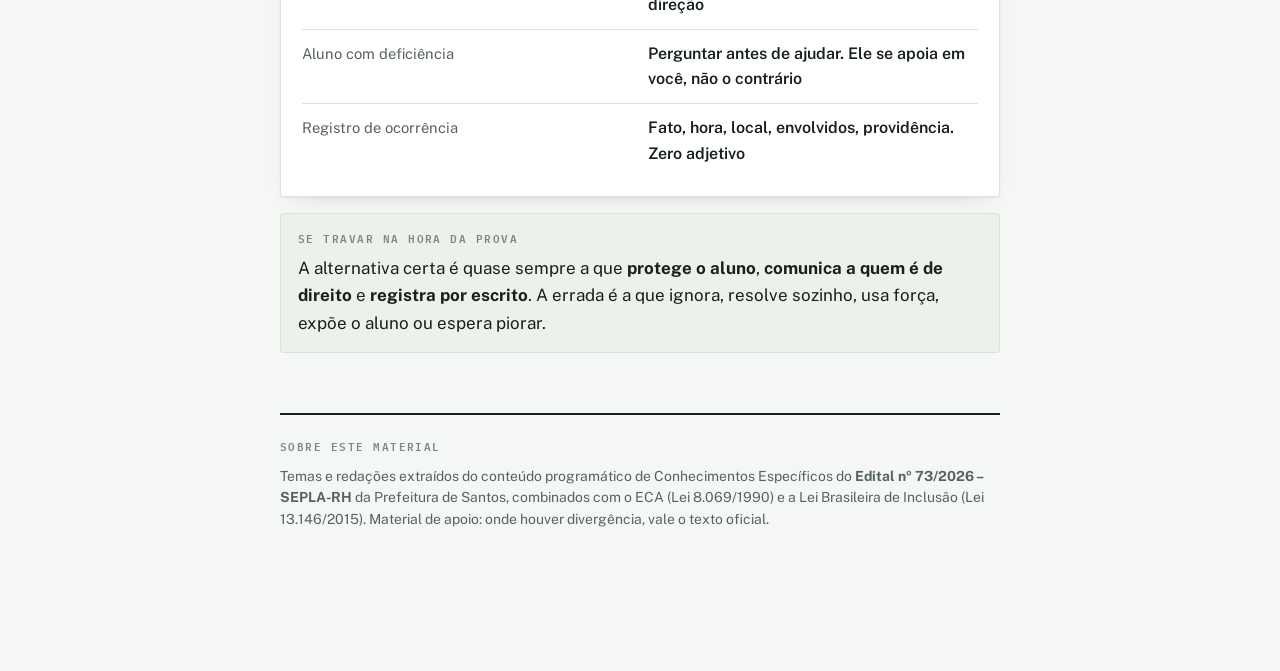
<file: especificos.html>
<!doctype html>
<html lang="pt-BR">
<head>
<meta charset="utf-8">
<meta name="viewport" content="width=device-width, initial-scale=1">
<meta name="description" content="Reta final: os oito temas de Conhecimentos Específicos, o bloco de 40 pontos, com a conduta certa em cada situação e 16 questões de treino.">
<meta name="theme-color" content="#14574A">
<title>Reta Final de Específicos</title>
<link rel="preconnect" href="https://fonts.googleapis.com">
<link rel="preconnect" href="https://fonts.gstatic.com" crossorigin>
<link rel="stylesheet" href="https://fonts.googleapis.com/css2?family=Newsreader:ital,opsz,wght@0,6..72,400;0,600;1,6..72,400&family=Public+Sans:ital,wght@0,400;0,500;0,600;0,700&family=IBM+Plex+Mono:wght@400;500;600&display=swap">
<link rel="stylesheet" href="./prova.css">
<style>
  .ponto { scroll-margin-top: 16px; }
  .ponto-num {
    font-family: "IBM Plex Mono", monospace; font-size: .7rem; font-weight: 600;
    letter-spacing: .12em; text-transform: uppercase; color: var(--alert);
  }
  .regra {
    background: var(--accent-w); border: 1px solid var(--accent);
    border-radius: 3px; padding: 14px 16px;
    display: flex; flex-direction: column; gap: 5px;
  }
  .regra .r-label {
    font-family: "IBM Plex Mono", monospace; font-size: .66rem; font-weight: 600;
    letter-spacing: .12em; text-transform: uppercase; color: var(--accent);
  }
  .regra .r-txt { font-size: 1.04rem; font-weight: 600; color: var(--ink); }

  .passos { counter-reset: p; display: flex; flex-direction: column; gap: 0; margin: 0; padding: 0; list-style: none; }
  .passos li {
    counter-increment: p; display: flex; gap: 12px; align-items: flex-start;
    padding: 10px 0; border-bottom: 1px solid var(--line); font-size: .98rem;
  }
  .passos li:last-child { border-bottom: 0; }
  .passos li::before {
    content: counter(p); flex: 0 0 auto;
    width: 22px; height: 22px; border-radius: 50%;
    background: var(--accent); color: var(--surface);
    font-family: "IBM Plex Mono", monospace; font-size: .72rem; font-weight: 600;
    display: grid; place-items: center; margin-top: 1px;
  }

  .faznaofaz { display: grid; grid-template-columns: 1fr; gap: 12px; }
  @media (min-width: 620px) { .faznaofaz { grid-template-columns: 1fr 1fr; } }
  .col {
    border: 1px solid var(--line); border-radius: 3px; padding: 14px 16px;
    display: flex; flex-direction: column; gap: 9px;
  }
  .col.sim { border-left: 3px solid var(--accent); background: var(--surface); }
  .col.nao { border-left: 3px solid var(--alert); background: var(--alert-w); }
  .col h4 { margin: 0; font-size: .74rem; font-family: "IBM Plex Mono", monospace;
    letter-spacing: .12em; text-transform: uppercase; }
  .col.sim h4 { color: var(--accent); }
  .col.nao h4 { color: var(--alert); }
  .col ul { margin: 0; padding-left: 1.1em; display: flex; flex-direction: column; gap: 6px; font-size: .95rem; }

  .armadilhas { display: flex; flex-direction: column; gap: 7px; margin: 0; padding: 0; list-style: none; }
  .armadilhas li { display: flex; gap: 9px; align-items: flex-start; font-size: .95rem; }
  .armadilhas li::before { content: "✗"; flex: 0 0 auto; color: var(--alert); font-weight: 700; margin-top: 1px; }

  .cola { display: flex; flex-direction: column; gap: 0; }
  .cola-linha { display: grid; grid-template-columns: 1fr; gap: 2px; padding: 11px 0; border-bottom: 1px solid var(--line); }
  .cola-linha:last-child { border-bottom: 0; }
  .cola-q { font-size: .92rem; color: var(--ink-2); }
  .cola-r { font-size: 1rem; font-weight: 600; }
  @media (min-width: 620px) { .cola-linha { grid-template-columns: 1fr 1fr; gap: 16px; align-items: baseline; } }

  .alerta-data { background: var(--alert); color: #fff; border-radius: 3px; padding: 13px 16px; display: flex; flex-direction: column; gap: 4px; }
  .alerta-data .ad-t { font-family: "IBM Plex Mono", monospace; font-size: .68rem; font-weight: 600; letter-spacing: .12em; text-transform: uppercase; opacity: .85; }
  .alerta-data .ad-m { font-size: 1.02rem; font-weight: 600; }
</style>
</head>
<body>

<div class="wrap">

  <header class="mast">
    <span class="eyebrow">Concurso de Inspetor de Alunos · Santos 2026</span>
    <h1>Reta Final de Específicos</h1>
    <p class="lede">O maior bloco da prova: <strong>40 dos 100 pontos</strong> em 10 questões. Quase todas descrevem uma situação na escola e perguntam o que o inspetor deve fazer. Aqui estão os oito temas, com a conduta certa, as armadilhas e 16 questões de treino.</p>
    <nav class="kit" aria-label="Material de estudo">
      <span class="kit-label">Kit de estudo</span>
      <a href="./index.html">Início</a>
      <a href="./conferir.html">Conferir</a>
      <a href="./revisao.html">Voltando a Estudar</a>
      <a href="./caderno.html">Caderno</a>
      <a href="./simulado.html">Simulado 1</a>
      <a href="./simulado2.html">Simulado 2</a>
      <a href="./treino.html">Treino dos erros</a>
      <a href="./legislacao.html">Legislação</a>
      <span class="atual">Específicos</span>
    </nav>
  </header>

  <div style="padding-top:30px; display:flex; flex-direction:column; gap:16px;">
    <div class="alerta-data">
      <span class="ad-t">Faltam 2 dias</span>
      <span class="ad-m">A prova é domingo, 11 de outubro, e os portões fecham no horário.</span>
    </div>

    <div class="card rule-hot">
      <span class="eyebrow" style="color:var(--alert)">A chave de ouro</span>
      <h3>Quatro filtros que resolvem quase toda questão deste bloco</h3>
      <p>Você não precisa decorar situação por situação. Antes de escolher, passe as alternativas por estes filtros — eles eliminam as erradas sozinhos.</p>
      <ul class="armadilhas">
        <li>Usa <strong>força física, grito, castigo, apelido, ironia</strong> ou expõe o aluno na frente dos outros.</li>
        <li>Faz o inspetor <strong>resolver sozinho</strong> o que é da direção, do professor, da saúde ou do Conselho Tutelar.</li>
        <li><strong>Ignora, deixa para lá ou espera piorar</strong> para ter certeza.</li>
        <li>Conta a terceiros <strong>informação sobre aluno, família ou servidor</strong>.</li>
      </ul>
      <div class="regra" style="margin-top:4px">
        <span class="r-label">E a resposta certa quase sempre é</span>
        <span class="r-txt">Observar → intervir com calma e sem julgar → acolher ou separar → comunicar a equipe gestora → registrar por escrito.</span>
      </div>
    </div>
  </div>

  <!-- ============ TEMA 1 ============ -->
  <section class="ponto" style="padding-top:52px">
    <div class="sec-head">
      <span class="ponto-num">Tema 1</span>
      <h2>Controle de acesso e saída de aluno</h2>
    </div>
    <div class="stack">
      <div class="regra">
        <span class="r-label">Regra de ouro</span>
        <span class="r-txt">Identificar, registrar e encaminhar. Ninguém circula sozinho pela escola, e aluno só sai com quem está <em>formalmente autorizado</em>.</span>
      </div>
      <p>A atribuição do cargo diz, com todas as letras, “<strong>impedindo o trânsito de estranhos pelo recinto</strong>”. É a única parte escrita como proibição — por isso cai tanto.</p>
      <div class="faznaofaz">
        <div class="col sim">
          <h4>Conduta certa</h4>
          <ul>
            <li>Identificar toda pessoa que entra: familiares, fornecedores, prestadores, visitantes.</li>
            <li>Registrar a entrada e <strong>encaminhar ao setor competente</strong>.</li>
            <li>Na dúvida sobre quem busca o aluno, <strong>não liberar</strong> e chamar a direção.</li>
            <li>Diante de pessoa alterada: manter distância, não revidar, acionar a direção.</li>
          </ul>
        </div>
        <div class="col nao">
          <h4>Nunca</h4>
          <ul>
            <li>Liberar o aluno “porque é parente” ou porque ele confirmou.</li>
            <li>Aceitar autorização por telefone ou mensagem no celular.</li>
            <li>Deixar visitante circular sozinho até achar a sala.</li>
            <li>Enfrentar ou retirar alguém à força — o inspetor não é agente de segurança pública.</li>
          </ul>
        </div>
      </div>
    </div>
  </section>

  <!-- ============ TEMA 2 ============ -->
  <section class="ponto" style="padding-top:52px">
    <div class="sec-head">
      <span class="ponto-num">Tema 2 · o mais pegadinha</span>
      <h2>Primeiros cuidados e os limites da atuação</h2>
    </div>
    <div class="stack">
      <div class="regra">
        <span class="r-label">Regra de ouro</span>
        <span class="r-txt">O edital fala em “noções de primeiros cuidados” e, na mesma frase, em “<strong>limites</strong> da atuação do Inspetor de Alunos”. A banca cobra o limite, não a técnica.</span>
      </div>
      <div class="faznaofaz">
        <div class="col sim">
          <h4>Faz</h4>
          <ul>
            <li>Identificar mal-estar, queda, ferimento, desmaio, engasgo, convulsão.</li>
            <li><strong>Acionar imediatamente</strong> a equipe responsável.</li>
            <li>Permanecer com o aluno e afastar as outras crianças.</li>
            <li>Preservar o local, comunicar a direção e registrar.</li>
          </ul>
        </div>
        <div class="col nao">
          <h4>Não faz</h4>
          <ul>
            <li>Dar remédio — <strong>nem analgésico, nem o que a família autorizou</strong>.</li>
            <li>Dar água ou comida a quem passou mal.</li>
            <li><strong>Mover aluno que caiu ou bateu a cabeça.</strong></li>
            <li>Conter quem está em convulsão ou pôr objeto na boca.</li>
            <li>Levar o aluno ao hospital por conta própria.</li>
            <li>Avisar a família antes da direção.</li>
          </ul>
        </div>
      </div>
      <div class="card rule-hot">
        <h4>Convulsão, passo a passo</h4>
        <ol class="passos">
          <li>Proteger a cabeça e afastar objetos ao redor.</li>
          <li>Não conter os movimentos e <strong>não colocar nada na boca</strong>.</li>
          <li>Virar de lado, se possível, e afrouxar roupas no pescoço.</li>
          <li>Cronometrar a duração e acionar socorro.</li>
          <li>Nada por via oral até a recuperação completa da consciência.</li>
        </ol>
      </div>
    </div>
  </section>

  <!-- ============ TEMA 3 ============ -->
  <section class="ponto" style="padding-top:52px">
    <div class="sec-head">
      <span class="ponto-num">Tema 3</span>
      <h2>Conflito entre alunos</h2>
    </div>
    <div class="stack">
      <div class="regra">
        <span class="r-label">Regra de ouro</span>
        <span class="r-txt">O edital chama de <strong>intervenção inicial</strong>. O inspetor faz o primeiro atendimento; a decisão disciplinar é da equipe gestora.</span>
      </div>
      <ol class="passos">
        <li><strong>Separar sem agredir</strong> e com calma.</li>
        <li>Afastar a plateia — brigas crescem com público.</li>
        <li>Ouvir <strong>cada um separadamente</strong>, sem tomar partido.</li>
        <li>Encaminhar à coordenação ou direção.</li>
        <li>Registrar a ocorrência por escrito.</li>
      </ol>
      <h4>Armadilhas</h4>
      <ul class="armadilhas">
        <li>Gritar ou advertir os dois na frente dos colegas — expõe os alunos.</li>
        <li>“Aguardar que resolvam sozinhos, para não interferir.”</li>
        <li>Aplicar suspensão ou advertência formal — <strong>não é do inspetor</strong>.</li>
        <li>Interrogar os envolvidos em público, de uma vez só.</li>
      </ul>
      <p class="fine">Palavras do edital que costumam ser a alternativa certa: postura <strong>preventiva, educativa, respeitosa e não discriminatória</strong>.</p>
    </div>
  </section>

  <!-- ============ TEMA 4 ============ -->
  <section class="ponto" style="padding-top:52px">
    <div class="sec-head">
      <span class="ponto-num">Tema 4</span>
      <h2>Bullying, violência e proteção integral</h2>
    </div>
    <div class="stack">
      <div class="regra">
        <span class="r-label">Regra de ouro</span>
        <span class="r-txt">Acolher a vítima, <strong>não expor</strong>, registrar e comunicar a gestão. Na suspeita de violência, a <strong>suspeita já basta</strong> para comunicar.</span>
      </div>
      <h4>Sinais que o inspetor deve saber identificar</h4>
      <p>Isolamento, medo de ir a certo lugar da escola, choro frequente, queda repentina de comportamento, marcas, material ou roupa sempre danificados, conflitos que se repetem sempre com as mesmas pessoas.</p>
      <div class="faznaofaz">
        <div class="col sim">
          <h4>Conduta certa</h4>
          <ul>
            <li>Escutar sem interromper, sem pedir detalhes e sem repetir a pergunta.</li>
            <li>Não fazer o aluno recontar para várias pessoas — isso se chama <strong>evitar a revitimização</strong>.</li>
            <li>Registrar o relato e comunicar a equipe gestora.</li>
            <li>Comunicar suspeita de maus-tratos à direção, que aciona o <strong>Conselho Tutelar</strong>.</li>
          </ul>
        </div>
        <div class="col nao">
          <h4>Nunca</h4>
          <ul>
            <li>Mandar a vítima ignorar ou dizer que é “brincadeira de criança”.</li>
            <li>Reunir vítima e autores para “se entenderem” e pedir desculpas.</li>
            <li>Esperar novos episódios para ter certeza.</li>
            <li>Interrogar o aluno ou confrontar a família.</li>
          </ul>
        </div>
      </div>
      <p class="fine"><strong>Bullying</strong> é intencional e repetitivo, contra alguém em posição desigual. Briga isolada entre iguais não é bullying — mas também não se ignora. <strong>Cyberbullying</strong> é o mesmo por rede social, aplicativo ou jogo, e é punido com mais rigor.</p>
    </div>
  </section>

  <!-- ============ TEMA 5 ============ -->
  <section class="ponto" style="padding-top:52px">
    <div class="sec-head">
      <span class="ponto-num">Tema 5</span>
      <h2>Atendimento, comunicação e sigilo</h2>
    </div>
    <div class="stack">
      <div class="regra">
        <span class="r-label">Regra de ouro</span>
        <span class="r-txt">O inspetor <strong>orienta e encaminha</strong>. Informação sobre nota, matrícula, ocorrência ou vida escolar é da secretaria e da direção.</span>
      </div>
      <div class="faznaofaz">
        <div class="col sim">
          <h4>Conduta certa</h4>
          <ul>
            <li>Comunicação clara, objetiva, cordial e respeitosa.</li>
            <li><strong>Escuta ativa</strong>: deixar falar, olhar, não interromper, confirmar o que entendeu.</li>
            <li>Recado anotado: quem ligou, para quem, assunto, contato, data e hora.</li>
            <li>Confirmar o recado repetindo antes de encerrar.</li>
          </ul>
        </div>
        <div class="col nao">
          <h4>Nunca</h4>
          <ul>
            <li>Dar telefone ou endereço de família a quem quer que seja.</li>
            <li>Falar de ocorrência de um aluno com o responsável de outro.</li>
            <li>Comentar no corredor ou postar foto de aluno.</li>
            <li>Guardar recado de memória.</li>
            <li>Negar que um fato aconteceu — o certo é não tratar do assunto e encaminhar.</li>
          </ul>
        </div>
      </div>
    </div>
  </section>

  <!-- ============ TEMA 6 ============ -->
  <section class="ponto" style="padding-top:52px">
    <div class="sec-head">
      <span class="ponto-num">Tema 6</span>
      <h2>Inclusão e acessibilidade</h2>
    </div>
    <div class="stack">
      <div class="regra">
        <span class="r-label">Regra de ouro</span>
        <span class="r-txt">A ajuda é <strong>oferecida, nunca imposta</strong>. Perguntar antes de ajudar é a resposta certa quase sempre.</span>
      </div>
      <p>A barreira mais cobrada é a <strong>atitudinal</strong>: a que é feita de preconceito, superproteção e infantilização. As outras cinco da Lei 13.146/2015 são urbanísticas, arquitetônicas, nos transportes, nas comunicações e na informação, e tecnológicas.</p>
      <div class="faznaofaz">
        <div class="col sim">
          <h4>Conduta certa</h4>
          <ul>
            <li>Perguntar de que forma pode ajudar.</li>
            <li>Com aluno cego: <strong>oferecer o próprio braço para que ele se apoie</strong> e avisar de degraus e obstáculos.</li>
            <li>Falar <strong>com o aluno</strong>, não com o acompanhante.</li>
            <li>Apoiar também quem está em condição temporária: muleta, gesso, pós-cirurgia.</li>
          </ul>
        </div>
        <div class="col nao">
          <h4>Nunca</h4>
          <ul>
            <li>Empurrar cadeira de rodas sem pedir licença.</li>
            <li>Segurar o braço da pessoa cega e conduzi-la.</li>
            <li>Mandar o aluno ficar na sala no intervalo “por segurança”.</li>
            <li>Exigir que a família providencie acompanhante particular.</li>
          </ul>
        </div>
      </div>
    </div>
  </section>

  <!-- ============ TEMA 7 ============ -->
  <section class="ponto" style="padding-top:52px">
    <div class="sec-head">
      <span class="ponto-num">Tema 7</span>
      <h2>Registro de ocorrência</h2>
    </div>
    <div class="stack">
      <div class="regra">
        <span class="r-label">Regra de ouro</span>
        <span class="r-txt">Descrever, não julgar. Só <strong>fato</strong>: data, hora, local, quem estava, o que aconteceu e a providência tomada.</span>
      </div>
      <div class="faznaofaz">
        <div class="col nao">
          <h4>Errado</h4>
          <ul>
            <li>“O aluno João, que vive causando confusão, arrumou mais uma briga por implicância.”</li>
            <li>“Houve uma briga feia, com alunos muito agressivos e sem educação.”</li>
            <li>“Parece que brigaram, mas ninguém sabe direito.”</li>
          </ul>
        </div>
        <div class="col sim">
          <h4>Certo</h4>
          <ul>
            <li>“Às 10h15, no pátio, durante o intervalo, os alunos J. S. e P. M. envolveram-se em discussão seguida de empurrões, sendo separados e encaminhados à coordenação.”</li>
          </ul>
        </div>
      </div>
      <p class="fine">Sem adjetivo, sem julgamento de caráter, sem suposição de intenção, sem “parece que”. O que não foi visto, não se escreve.</p>
    </div>
  </section>

  <!-- ============ TEMA 8 ============ -->
  <section class="ponto" style="padding-top:52px">
    <div class="sec-head">
      <span class="ponto-num">Tema 8</span>
      <h2>Atribuições e postura profissional</h2>
    </div>
    <div class="stack">
      <div class="regra">
        <span class="r-label">Decore esta frase — é o texto do edital</span>
        <span class="r-txt">“Observar os alunos em todas as dependências da escola, orientando-os, organizando-os, impedindo o trânsito de estranhos pelo recinto, mantendo ordem e disciplina.”</span>
      </div>
      <div class="faznaofaz">
        <div class="col sim">
          <h4>É do inspetor</h4>
          <ul>
            <li>Observar, orientar e organizar alunos em todos os espaços.</li>
            <li>Organizar filas, horários, intervalos, entrada e saída de turnos.</li>
            <li>Controlar entrada, saída e circulação de pessoas.</li>
            <li>Registros simples: comunicados, ocorrências, listas, relatórios básicos.</li>
            <li>Comunicar problemas de manutenção, limpeza e segurança.</li>
          </ul>
        </div>
        <div class="col nao">
          <h4>Não é do inspetor</h4>
          <ul>
            <li>Dar aula ou reforço, acompanhar rendimento pedagógico — é do <strong>professor</strong>.</li>
            <li>Aplicar punição, suspender, decidir disciplina — é da <strong>gestão</strong>.</li>
            <li>Matrícula, histórico, arquivo — é do <strong>secretário de unidade escolar</strong>.</li>
            <li>Medicar ou avaliar saúde — é da <strong>equipe de saúde</strong>.</li>
          </ul>
        </div>
      </div>
      <p>A postura esperada, na lista do edital: <strong>assiduidade · pontualidade · discrição · urbanidade · responsabilidade · ética · respeito à hierarquia · trabalho em equipe · cumprimento das normas internas · proteção de dados pessoais · sigilo funcional</strong>.</p>
    </div>
  </section>

  <!-- ============ TREINO ============ -->
  <section style="padding-top:60px">
    <div class="sec-head">
      <div class="bar" style="background:var(--alert)"></div>
      <span class="eyebrow">Agora treine</span>
      <h2>16 questões sobre esses oito temas</h2>
    </div>
    <p>Duas de cada tema, com peso 4 como na prova. O placar no fim mostra qual tema ainda não entrou.</p>
  </section>

  <main id="prova"></main>

  <section id="resultado" aria-live="polite"></section>

  <!-- ============ COLA ============ -->
  <section style="padding-top:60px">
    <div class="sec-head">
      <div class="bar"></div>
      <span class="eyebrow">Para reler no sábado à noite</span>
      <h2>A cola dos oito temas</h2>
    </div>
    <div class="card">
      <div class="cola">
        <div class="cola-linha"><span class="cola-q">Alguém quer levar o aluno</span><span class="cola-r">Só com autorização formal registrada. Na dúvida, direção</span></div>
        <div class="cola-linha"><span class="cola-q">Aluno caiu / passou mal</span><span class="cola-r">Não mover, não medicar, não dar água. Acionar e ficar junto</span></div>
        <div class="cola-linha"><span class="cola-q">Convulsão</span><span class="cola-r">Proteger a cabeça, não conter, nada na boca, chamar socorro</span></div>
        <div class="cola-linha"><span class="cola-q">Briga no pátio</span><span class="cola-r">Separar sem agredir, afastar a plateia, ouvir separados, encaminhar</span></div>
        <div class="cola-linha"><span class="cola-q">Bullying ou violência</span><span class="cola-r">Acolher, não expor, registrar, comunicar. Suspeita já basta</span></div>
        <div class="cola-linha"><span class="cola-q">Pedem informação de aluno</span><span class="cola-r">Não informar e encaminhar à secretaria ou direção</span></div>
        <div class="cola-linha"><span class="cola-q">Aluno com deficiência</span><span class="cola-r">Perguntar antes de ajudar. Ele se apoia em você, não o contrário</span></div>
        <div class="cola-linha"><span class="cola-q">Registro de ocorrência</span><span class="cola-r">Fato, hora, local, envolvidos, providência. Zero adjetivo</span></div>
      </div>
    </div>

    <div class="note" style="margin-top:16px">
      <span class="eyebrow">Se travar na hora da prova</span>
      <p>A alternativa certa é quase sempre a que <strong>protege o aluno</strong>, <strong>comunica a quem é de direito</strong> e <strong>registra por escrito</strong>. A errada é a que ignora, resolve sozinho, usa força, expõe o aluno ou espera piorar.</p>
    </div>
  </section>

  <footer>
    <span class="eyebrow">Sobre este material</span>
    <p class="fine">Temas e redações extraídos do conteúdo programático de Conhecimentos Específicos do <strong>Edital nº 73/2026 – SEPLA-RH</strong> da Prefeitura de Santos, combinados com o ECA (Lei 8.069/1990) e a Lei Brasileira de Inclusão (Lei 13.146/2015). Material de apoio: onde houver divergência, vale o texto oficial.</p>
  </footer>

</div>

<div class="barra">
  <div class="barra-inner">
    <div class="prog">
      <span class="prog-txt" id="progTxt">carregando…</span>
      <div class="prog-bar"><div class="prog-fill" id="progFill"></div></div>
    </div>
    <button class="ghost" id="btnLimpar" type="button">Recomeçar</button>
    <button id="btnCorrigir" type="button" disabled>Corrigir treino</button>
  </div>
</div>

<script src="./motor.js"></script>
<script>
(function () {
  var T = [
    { nome: "Tema 1 · Controle de acesso", qs: [
      { e: "Um entregador chega ao portão com uma encomenda para a secretaria. O inspetor deve:",
        a: ["Deixar que procure sozinho a secretaria, já que conhece o caminho.",
            "Recusar a entrada e pedir que volte outro dia.",
            "Identificar a pessoa, registrar a entrada e encaminhá-la à secretaria.",
            "Receber a encomenda e entregá-la no fim do turno."],
        c: 2,
        m: "Controle de acesso é <b>identificar, registrar e encaminhar</b> — nem barrar todo mundo, nem liberar a circulação. Ninguém de fora anda sozinho pela escola." },
      { e: "A avó de um aluno, que não consta na ficha de autorização, pede para buscá-lo mais cedo. O inspetor deve:",
        a: ["Não liberar e encaminhar imediatamente o caso à direção.",
            "Liberar, por se tratar de familiar próximo.",
            "Liberar se o aluno reconhecer a avó.",
            "Ligar para a mãe e liberar se ela autorizar pelo telefone."],
        c: 0,
        m: "A saída depende de <b>autorização formal registrada</b>. Parentesco, reconhecimento pelo aluno e autorização verbal por telefone não substituem o registro — e a exceção é decidida pela gestão, não pelo inspetor." }
    ]},

    { nome: "Tema 2 · Primeiros cuidados e limites", qs: [
      { e: "Um aluno tropeça na quadra, bate a cabeça e fica no chão, consciente mas queixando-se de dor. O inspetor deve:",
        a: ["Ajudá-lo a levantar e levá-lo à sala para descansar.",
            "Dar um analgésico e observar por alguns minutos.",
            "Levá-lo ao pronto-socorro no próprio carro.",
            "Não movimentar o aluno, permanecer com ele, afastar os colegas e acionar imediatamente a equipe responsável."],
        c: 3,
        m: "Depois de uma pancada na cabeça, <b>mover a vítima pode agravar a lesão</b>. Medicar e transportar por conta própria estão fora dos limites de atuação — e é justamente o limite que o edital manda cobrar." },
      { e: "Um aluno apresenta convulsão durante o intervalo. A conduta correta é:",
        a: ["Segurar firmemente os braços e as pernas até a crise passar.",
            "Proteger a cabeça, afastar objetos, não conter os movimentos e acionar socorro.",
            "Colocar um pano na boca para evitar que morda a língua.",
            "Dar água assim que os movimentos cessarem."],
        c: 1,
        m: "Conter os movimentos e pôr objeto na boca são condutas antigas e <b>perigosas</b>. Nada por via oral até a recuperação completa da consciência — o que elimina a (D)." }
    ]},

    { nome: "Tema 3 · Conflito entre alunos", qs: [
      { e: "Dois alunos começam a se empurrar no corredor, cercados por colegas. A primeira providência do inspetor é:",
        a: ["Aplicar advertência aos dois na frente da turma.",
            "Esperar que se cansem, para não se envolver.",
            "Separar os alunos sem agressão e afastar os colegas que assistem.",
            "Levar os dois juntos à direção e deixá-los explicar ao mesmo tempo."],
        c: 2,
        m: "Primeiro <b>cessar o conflito e dispersar a plateia</b> — brigas crescem com público. Só depois vem ouvir cada um separadamente e encaminhar. Advertir é da gestão, não do inspetor." },
      { e: "Após separar os alunos envolvidos em um desentendimento, o inspetor deve:",
        a: ["Ouvir cada um separadamente, encaminhar à equipe gestora e registrar a ocorrência.",
            "Decidir quem começou e aplicar a punição cabível.",
            "Pedir que se abracem e considerem o assunto encerrado.",
            "Comunicar diretamente os responsáveis pelos alunos."],
        c: 0,
        m: "O edital chama isso de <b>intervenção inicial</b>: o inspetor atende e encaminha; quem decide a medida disciplinar e quem fala com as famílias é a gestão." }
    ]},

    { nome: "Tema 4 · Bullying e proteção integral", qs: [
      { e: "Um aluno conta ao inspetor que vem sendo chamado por apelidos humilhantes todos os dias por um grupo de colegas. O inspetor deve:",
        a: ["Orientar o aluno a não ligar, pois são brincadeiras da idade.",
            "Chamar o grupo e o aluno para uma conversa conjunta e pedir desculpas.",
            "Advertir os colegas e considerar o caso resolvido.",
            "Acolher o aluno, registrar o relato e comunicar a equipe gestora, sem expô-lo."],
        c: 3,
        m: "A repetição e a intenção caracterizam <b>bullying</b>. Mandar ignorar minimiza a violência, e juntar vítima e autores para “se entenderem” é <b>revitimizar</b>." },
      { e: "O inspetor percebe hematomas em um aluno, que demonstra medo ao falar da família. A conduta correta é:",
        a: ["Perguntar em detalhes o que aconteceu em casa até esclarecer os fatos.",
            "Comunicar o fato à direção, sem interrogar o aluno, para o devido encaminhamento.",
            "Aguardar novos sinais para ter certeza antes de comunicar.",
            "Conversar com os responsáveis na hora da saída."],
        c: 1,
        m: "O ECA exige a comunicação diante da <b>suspeita</b> — esperar é omissão, punida por lei. Interrogar o aluno e confrontar a família revitimizam e podem atrapalhar a apuração." }
    ]},

    { nome: "Tema 5 · Atendimento e sigilo", qs: [
      { e: "Uma mãe pergunta ao inspetor por que o filho de outra família foi chamado à coordenação. O inspetor deve:",
        a: ["Contar, pois o fato aconteceu no pátio, à vista de todos.",
            "Contar apenas se as crianças forem da mesma turma.",
            "Informar que não pode tratar de assunto referente a outro aluno e orientar que procure a direção.",
            "Dizer que não houve nenhuma ocorrência."],
        c: 2,
        m: "Sigilo funcional e proteção de dados. Atenção à diferença entre (C) e (D): <b>negar o fato é faltar com a verdade</b>; o correto é não tratar do assunto e encaminhar. Acontecer em local movimentado não torna a informação pública." },
      { e: "Ao atender um telefonema e anotar um recado para a coordenação, o inspetor deve registrar:",
        a: ["Apenas o nome de quem ligou.",
            "O recado e sua opinião sobre a urgência do assunto.",
            "Somente o assunto, para não expor dados.",
            "Quem ligou, para quem, o assunto, um contato e a data e a hora."],
        c: 3,
        m: "Recado é <b>registro, não interpretação</b>. Opinião pessoal não entra em registro nenhum — vale a mesma regra do registro de ocorrência." }
    ]},

    { nome: "Tema 6 · Inclusão e acessibilidade", qs: [
      { e: "Para acompanhar um aluno cego até o refeitório, o inspetor deve:",
        a: ["Oferecer o próprio braço para que o aluno se apoie e avisar sobre degraus e obstáculos.",
            "Segurar o aluno pelo braço e conduzi-lo com firmeza.",
            "Empurrá-lo levemente pelos ombros para indicar a direção.",
            "Pedir que um colega o leve."],
        c: 0,
        m: "Quem se apoia é a pessoa com deficiência — <b>nunca o contrário</b>. A ajuda é oferecida, e avisar de obstáculos faz parte dela. Segurar, empurrar ou delegar a um colega são barreiras atitudinais." },
      { e: "Um servidor se dirige apenas ao acompanhante de uma aluna com deficiência, em vez de falar com ela. Essa conduta configura barreira:",
        a: ["Arquitetônica.", "Atitudinal.", "Tecnológica.", "Urbanística."],
        c: 1,
        m: "Barreira <b>atitudinal</b> é a que nasce de comportamento e preconceito — é a mais cobrada no contexto escolar. As seis da Lei 13.146/2015: urbanísticas, arquitetônicas, nos transportes, nas comunicações e na informação, atitudinais e tecnológicas." }
    ]},

    { nome: "Tema 7 · Registro de ocorrência", qs: [
      { e: "Assinale o trecho de registro de ocorrência redigido corretamente:",
        a: ["O aluno é muito mal-educado e vive atrapalhando a aula.",
            "Parece que houve um desentendimento, mas ninguém soube explicar.",
            "A turma inteira estava agitada e sem respeito pelos funcionários.",
            "Às 14h20, na quadra, durante a aula de educação física, o aluno R. L. afastou-se do grupo e foi orientado a retornar, o que ocorreu em seguida."],
        c: 3,
        m: "Registro descreve <b>fato</b>: hora, local, envolvidos, o que houve e a providência. As outras três trazem julgamento de caráter, suposição e generalização." },
      { e: "Em um registro de ocorrência, NÃO deve constar:",
        a: ["O horário exato do fato.",
            "O local onde ocorreu.",
            "A opinião do inspetor sobre a índole dos envolvidos.",
            "A providência adotada no momento."],
        c: 2,
        m: "Atenção ao <b>NÃO</b> do enunciado. Opinião, adjetivo e suposição de intenção ficam de fora; data, hora, local, envolvidos e providência são justamente o que deve constar." }
    ]},

    { nome: "Tema 8 · Atribuições e postura", qs: [
      { e: "Conforme o edital, constitui atribuição do Inspetor de Alunos:",
        a: ["Observar os alunos em todas as dependências da escola, orientando-os e organizando-os, impedindo o trânsito de estranhos e mantendo ordem e disciplina.",
            "Ministrar aulas de reforço aos alunos com dificuldade.",
            "Efetuar matrículas e emitir históricos escolares.",
            "Aplicar suspensões aos alunos que descumprirem as normas."],
        c: 0,
        m: "É a redação literal do Anexo I do edital. (B) é do professor, (C) do secretário de unidade escolar e (D) da equipe gestora — todos cargos ou funções diferentes." },
      { e: "Sobre a postura funcional do Inspetor de Alunos, é correto afirmar que:",
        a: ["O uso do uniforme determinado fica a critério do servidor.",
            "Assiduidade, pontualidade, discrição, urbanidade e sigilo funcional integram os deveres do cargo.",
            "Comentar ocorrências com outros responsáveis demonstra transparência.",
            "Atrasos são tolerados desde que as tarefas sejam cumpridas."],
        c: 1,
        m: "Todos constam da lista do edital e se repetem no art. 222 do Estatuto de Santos, que também exige apresentar-se com o <b>uniforme determinado</b> — o que elimina a (A)." }
    ]}
  ];

  var grupos = T.map(function (t, i) {
    return {
      nome: t.nome, peso: 4,
      questoes: t.qs.map(function (q, j) {
        return { id: "ce-" + i + "-" + j, e: q.e, a: q.a, c: q.c, m: q.m };
      })
    };
  });

  MOTOR.iniciar({
    chave: "especificos-reta-final-v1",
    alvo: "prova",
    grupos: grupos,
    rotulos: { titulo: "Resultado do treino de Específicos" },
    veredito: function (nota100, acertos, total, placar) {
      var fracos = placar.filter(function (b) { return b.acertos < b.q; })
                         .map(function (b) { return b.nome.replace(/^Tema \d+ · /, ""); });
      if (!fracos.length) {
        return { titulo: "Os oito temas estão firmes.",
                 texto: "Acertou tudo. Releia a cola no fim desta página no sábado à noite e pare de estudar conteúdo novo — daqui para frente o ganho está em descansar e chegar cedo no domingo." };
      }
      if (acertos >= total * 0.75) {
        return { titulo: "Acertou " + acertos + " de " + total + ".",
                 texto: "Falta fechar: " + fracos.join(", ") + ". Volte só nesses blocos acima, releia o quadro de “nunca” e refaça o treino." };
      }
      return { titulo: "Acertou " + acertos + " de " + total + ".",
               texto: "Ainda está solto em: " + fracos.join(", ") + ". Antes de refazer, releia a <strong>chave de ouro</strong> no começo da página: quatro filtros que eliminam a alternativa errada mesmo quando você não lembra da situação específica." };
    }
  });
})();
</script>
</body>
</html>
</file>
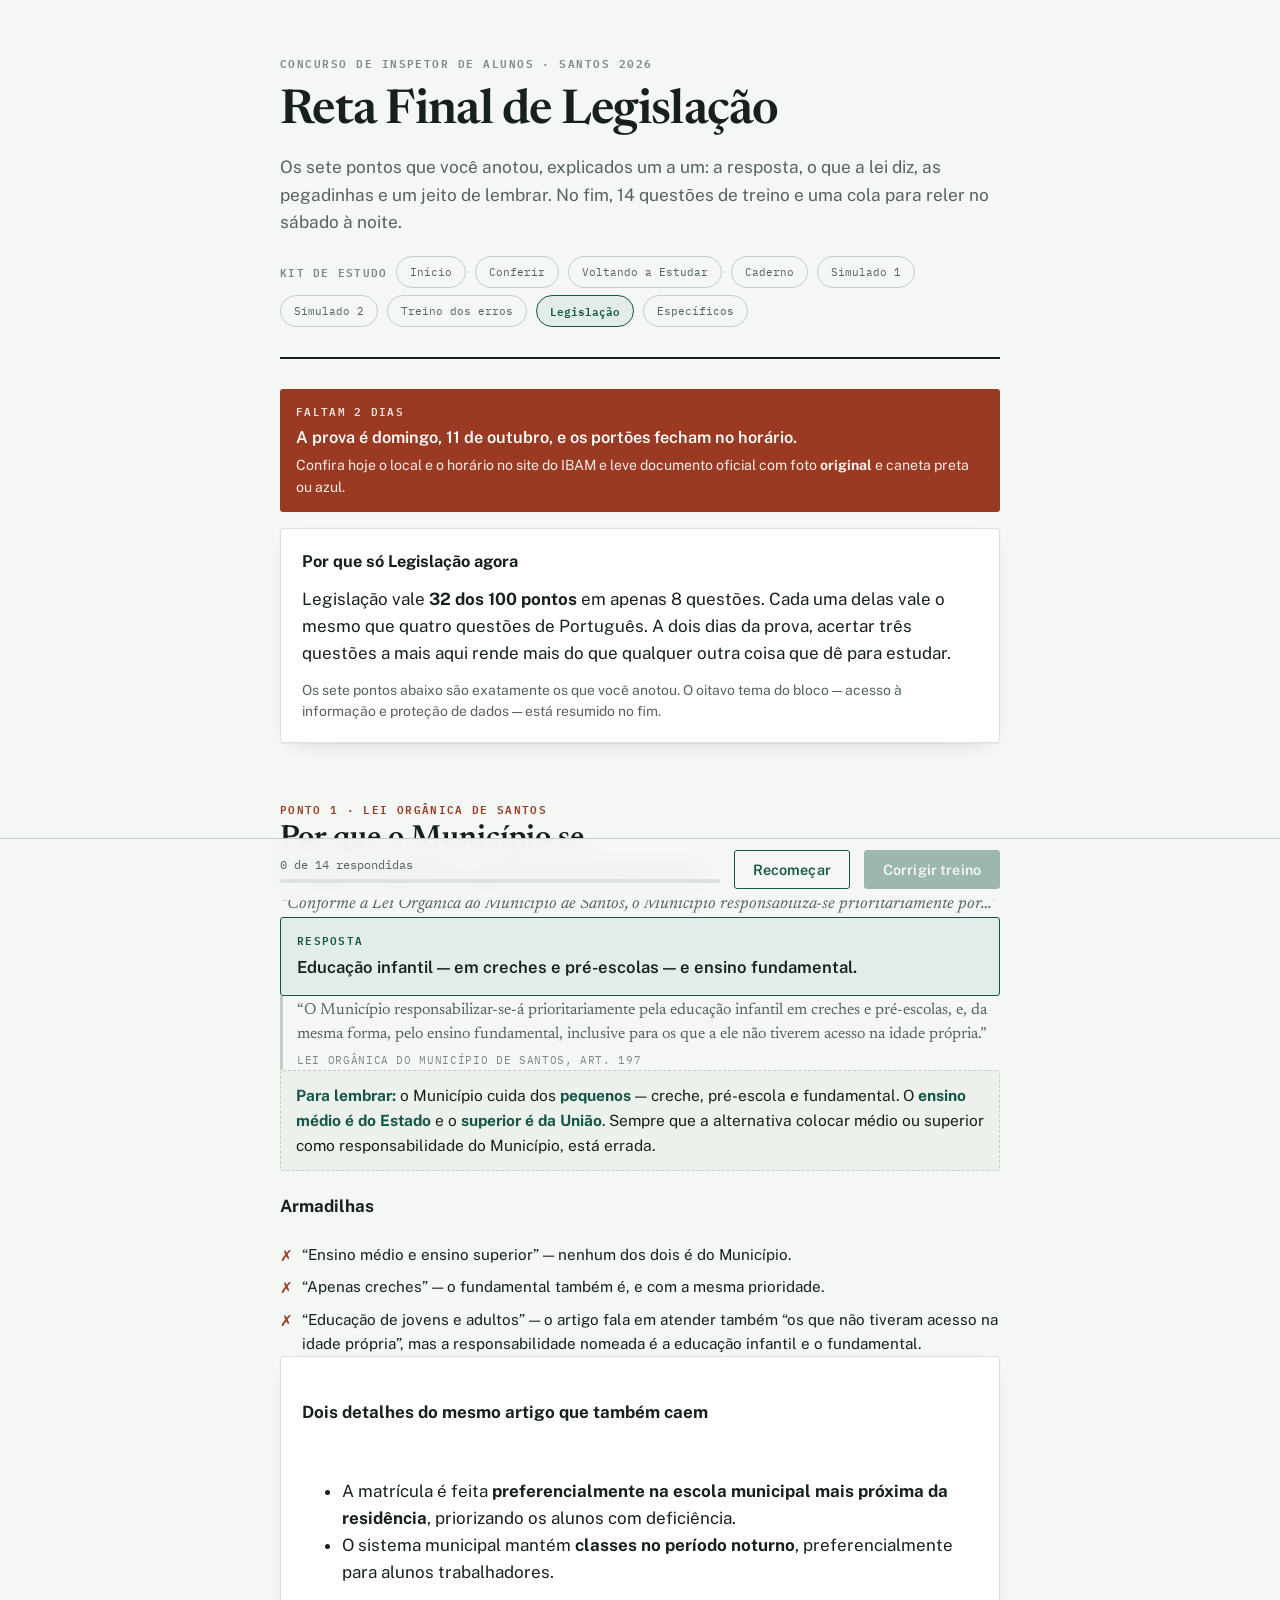
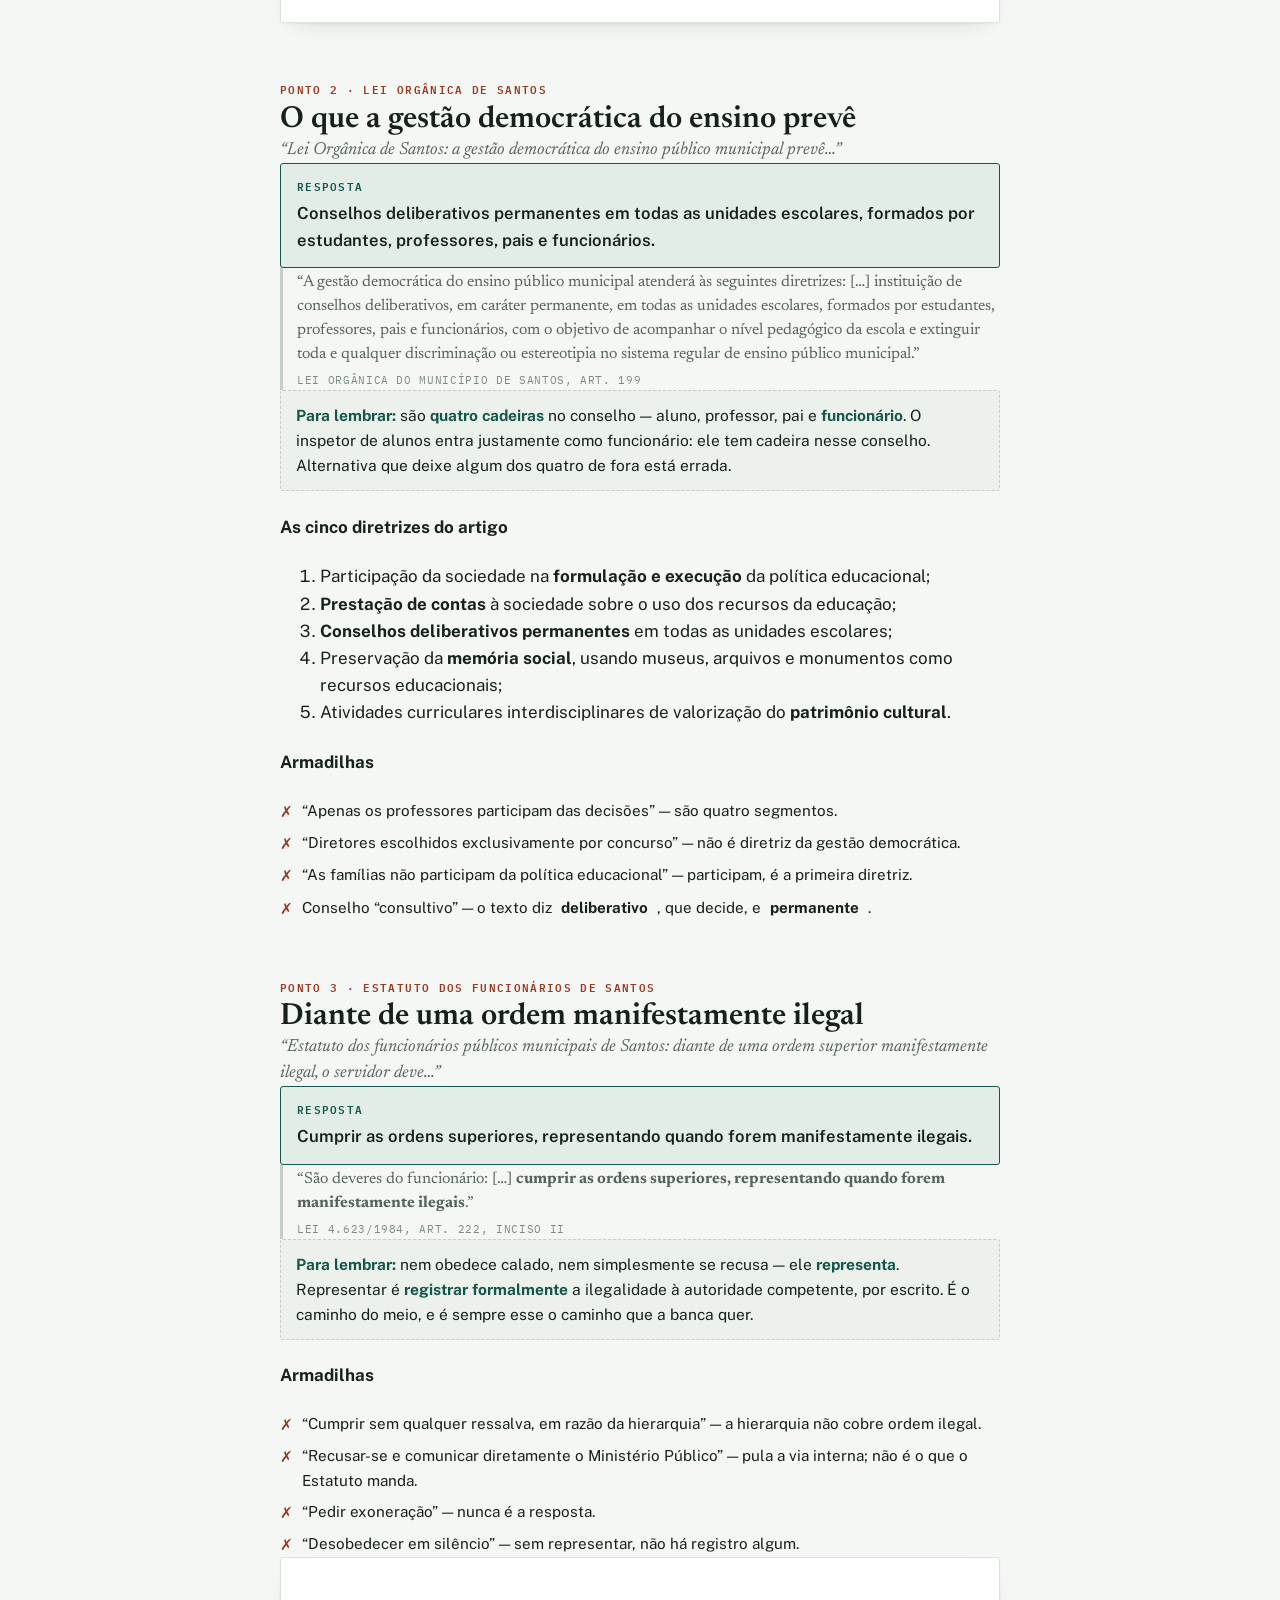
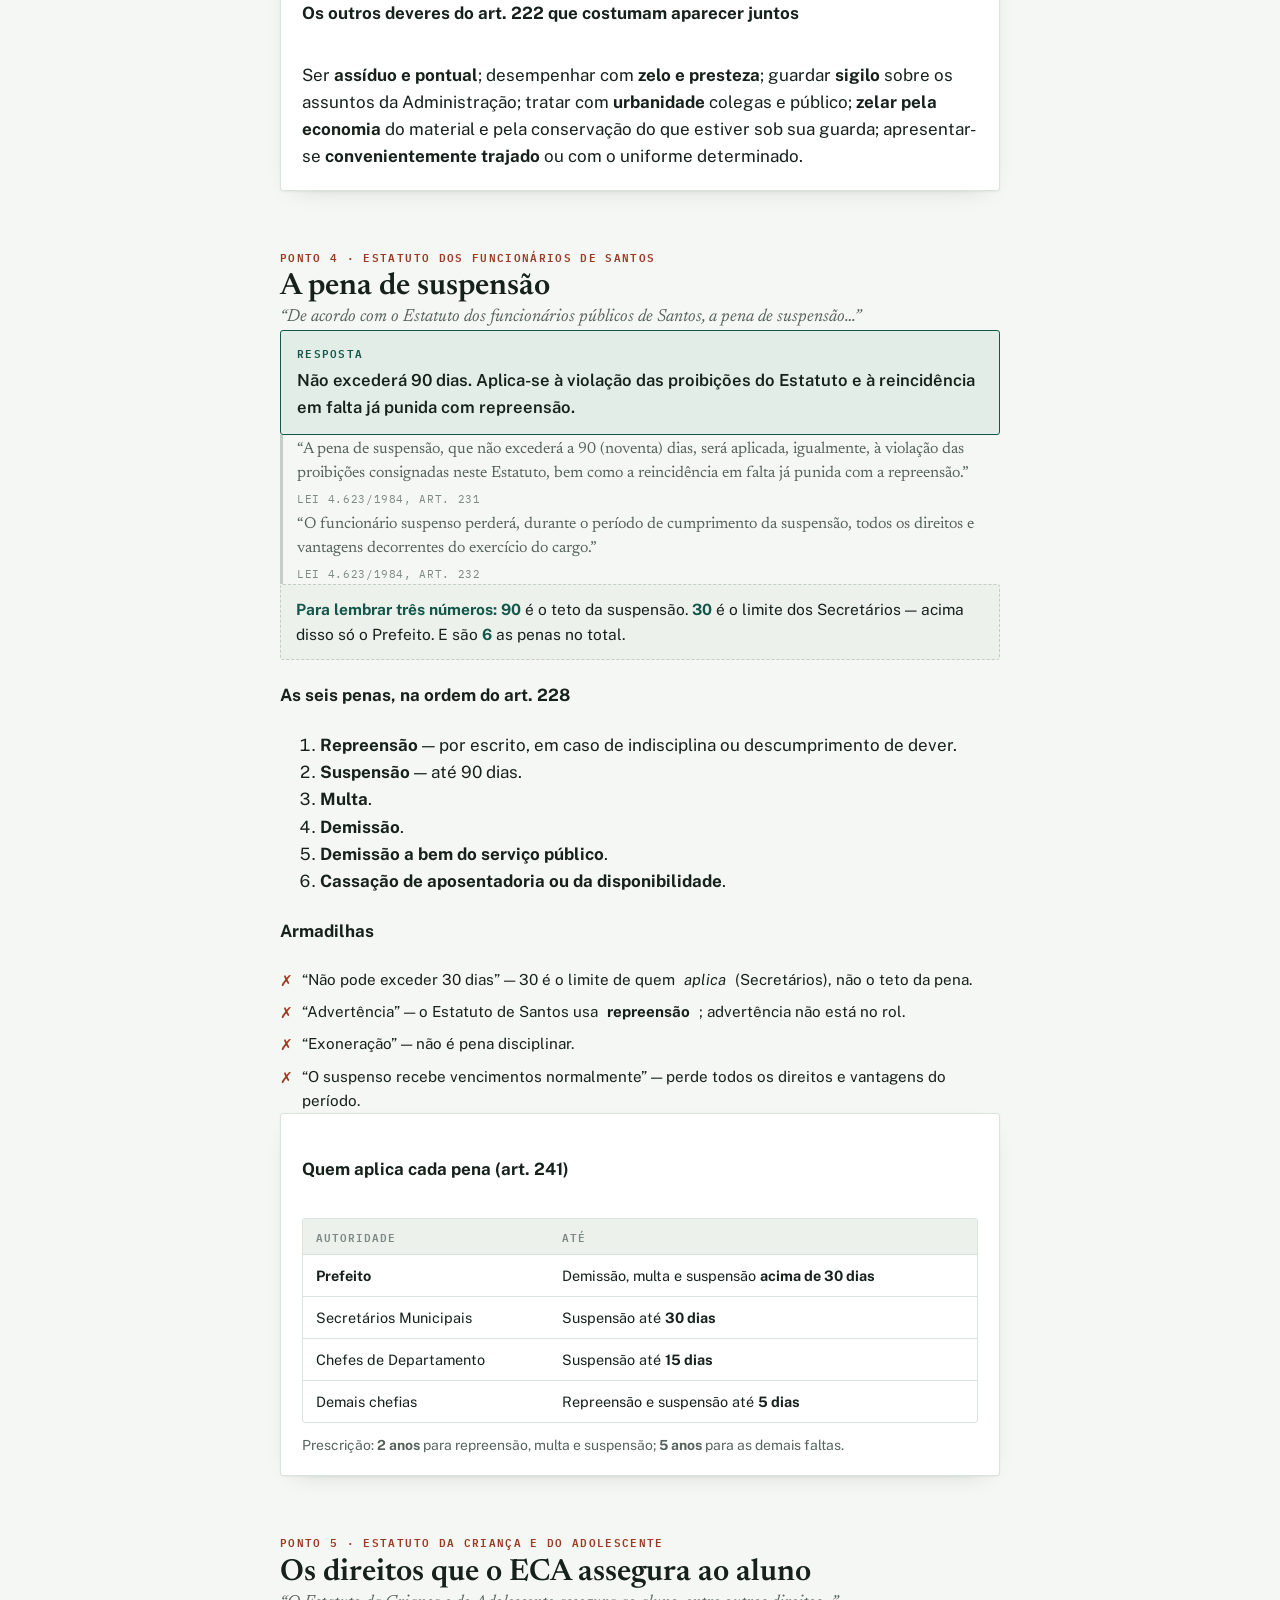
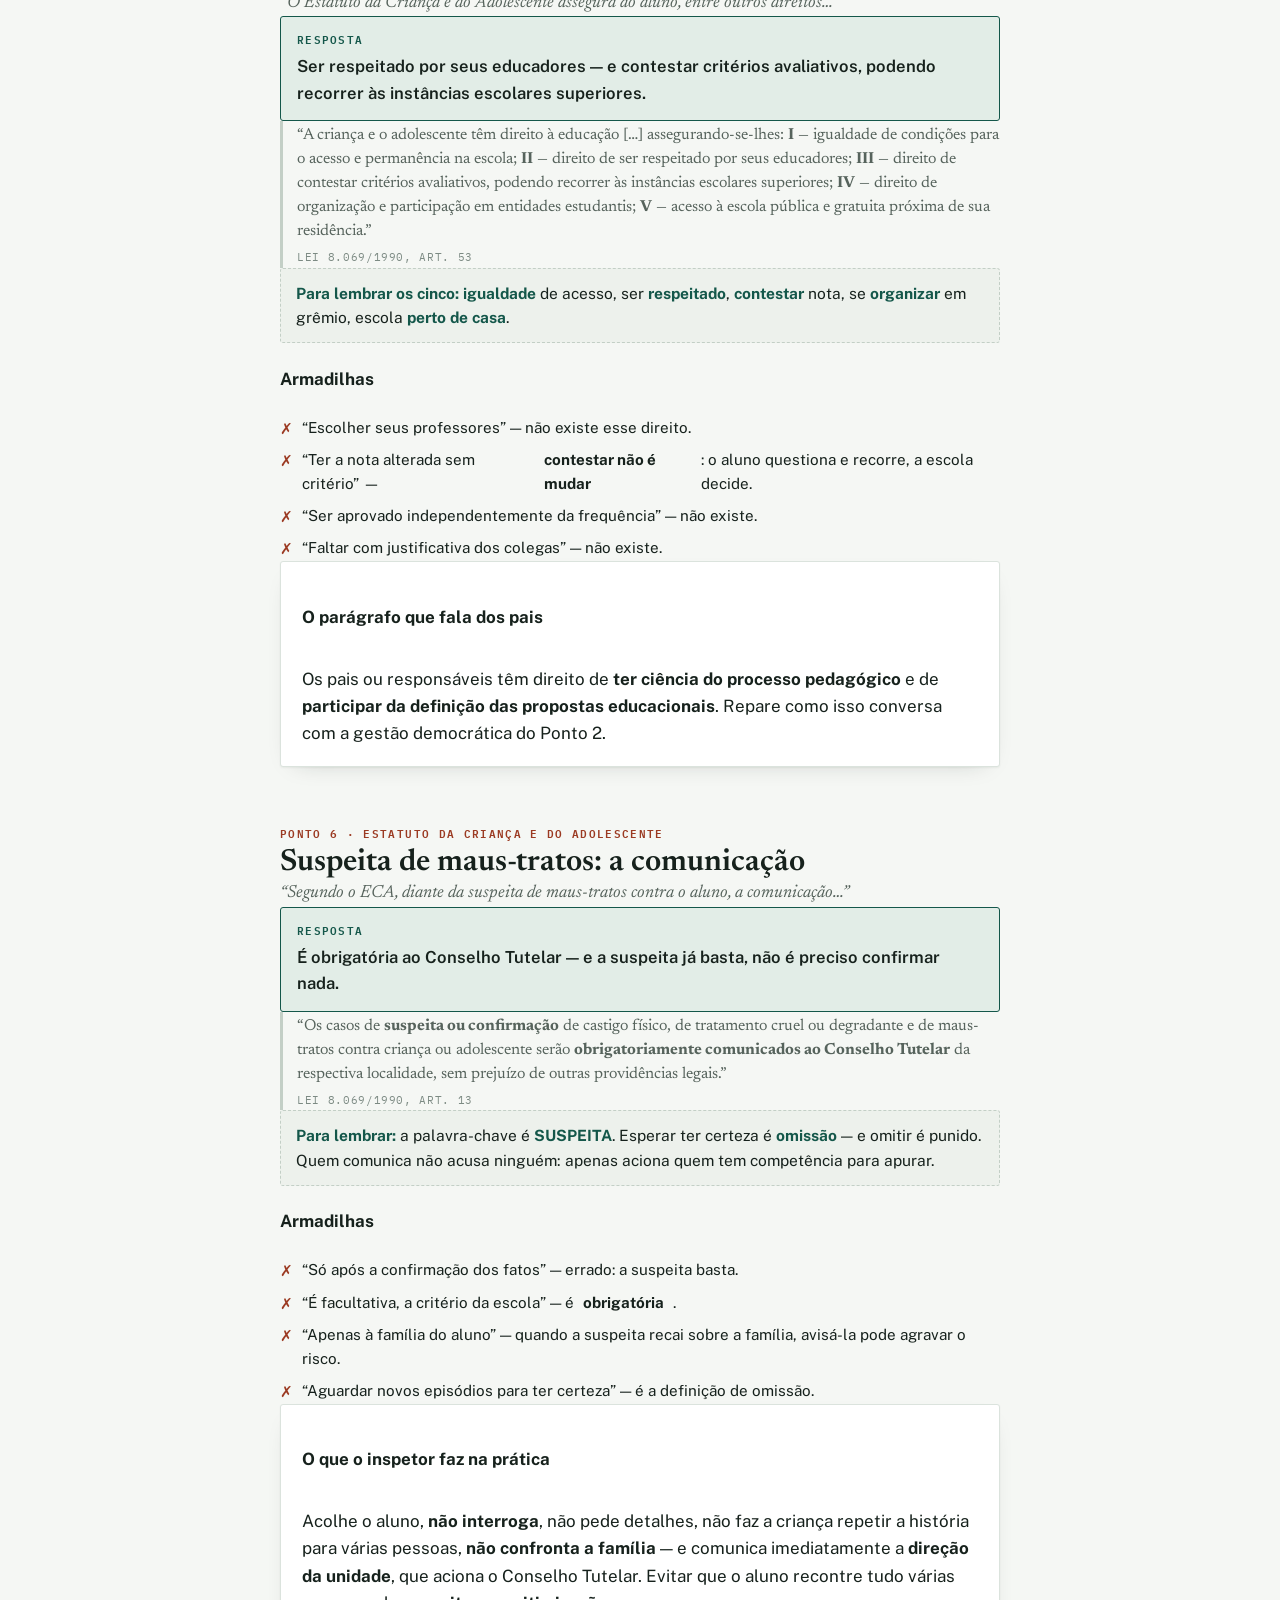
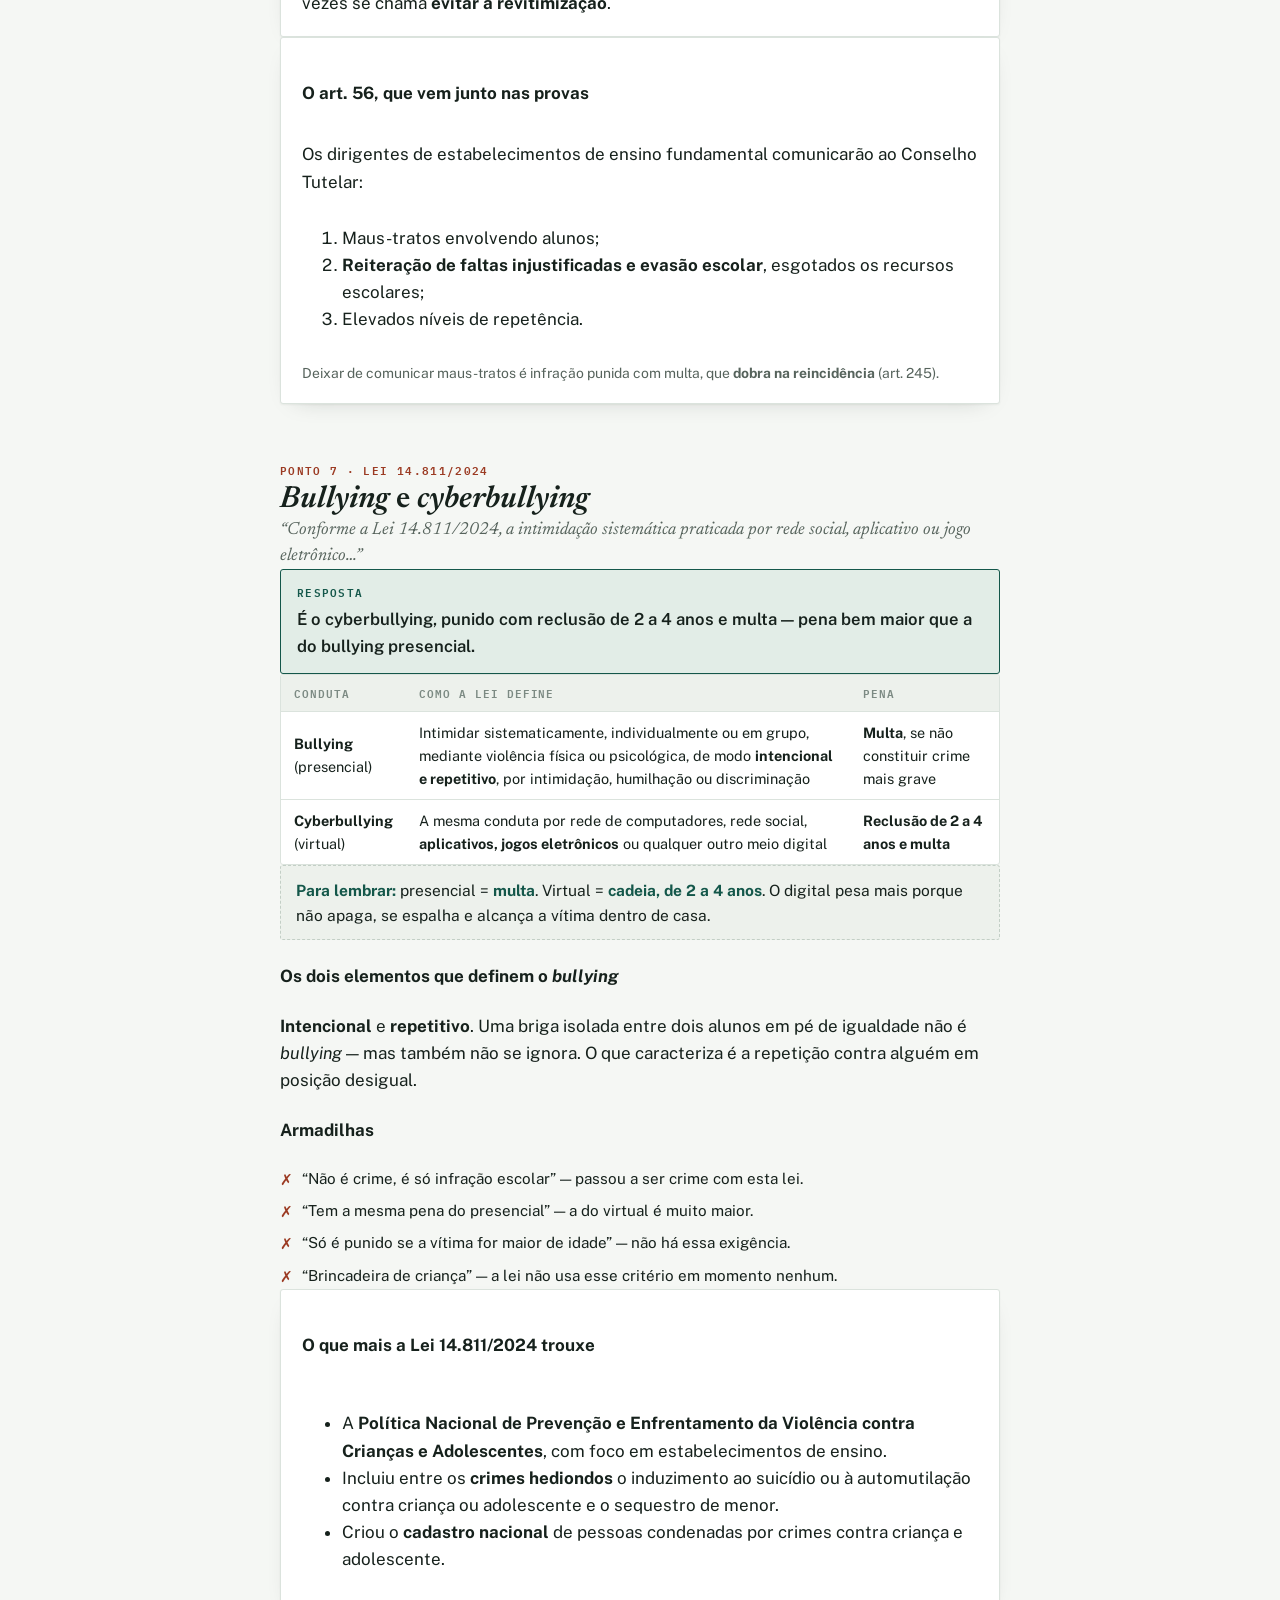
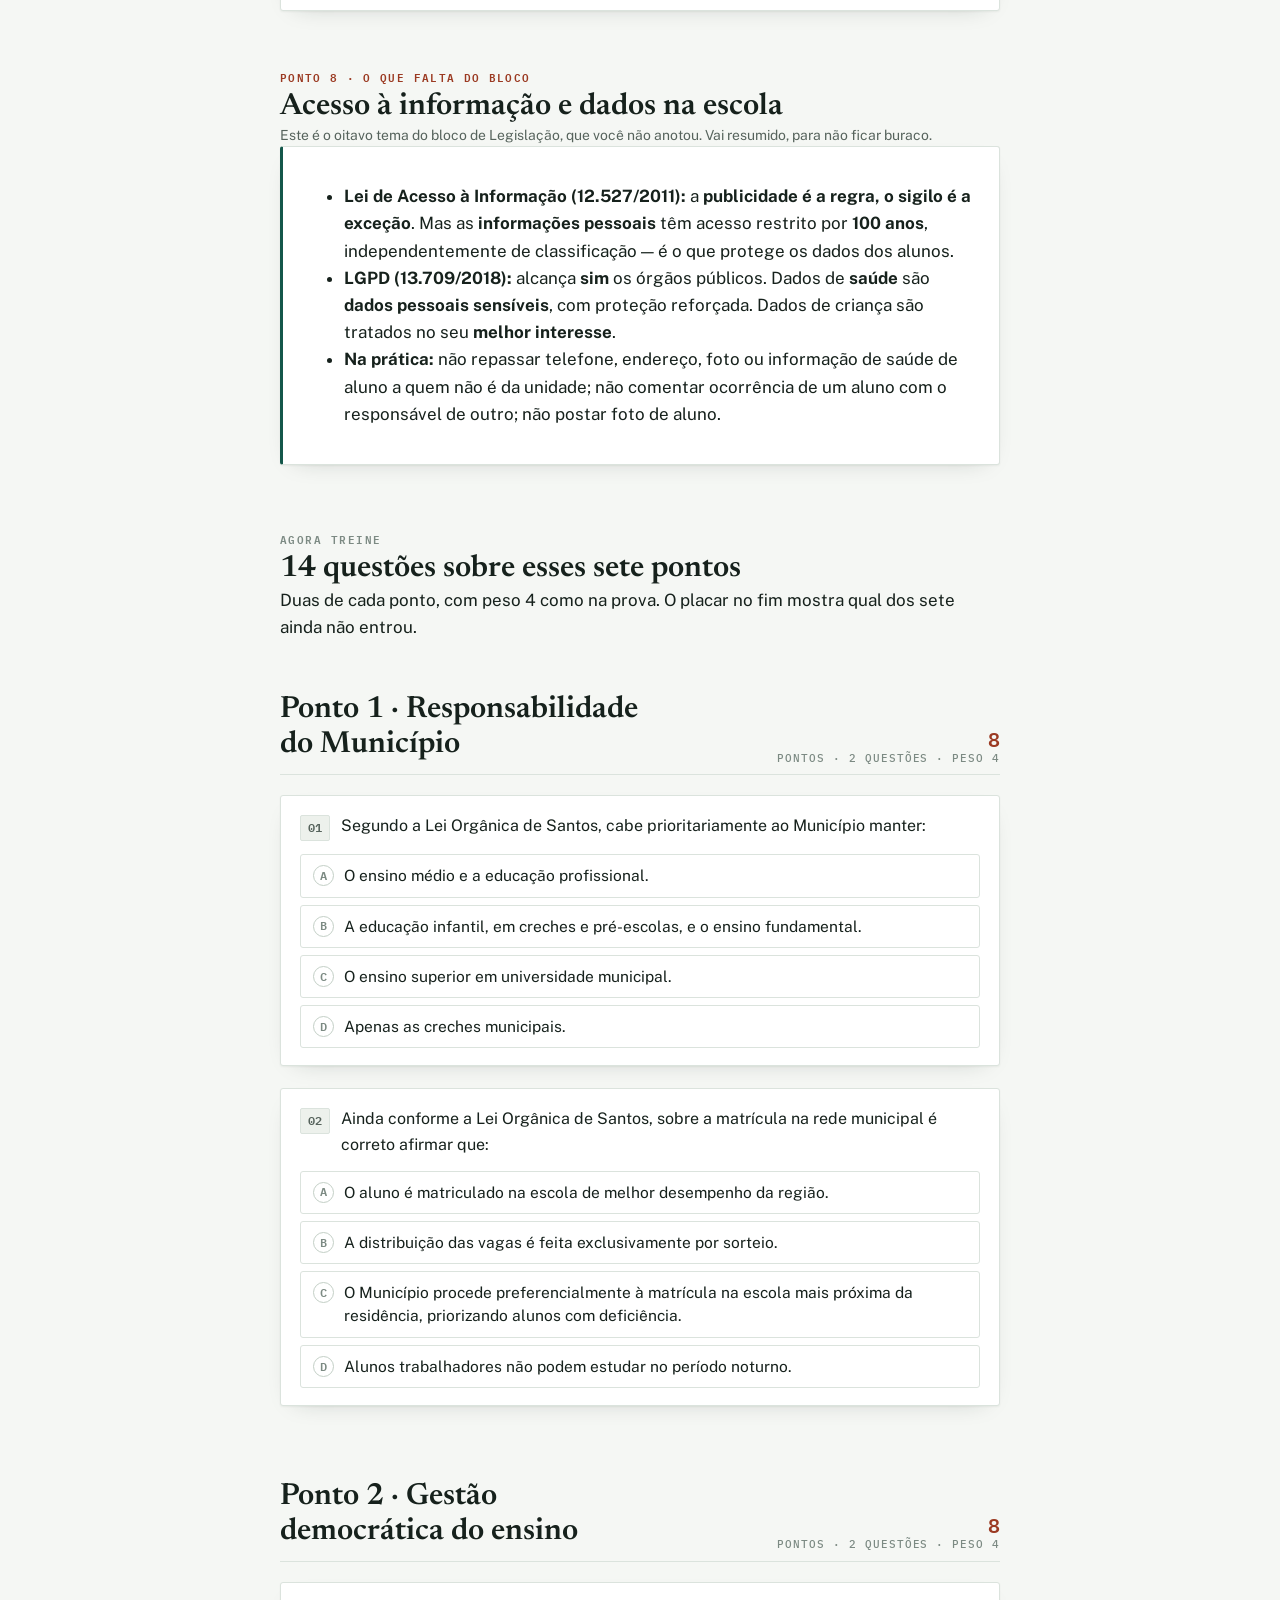
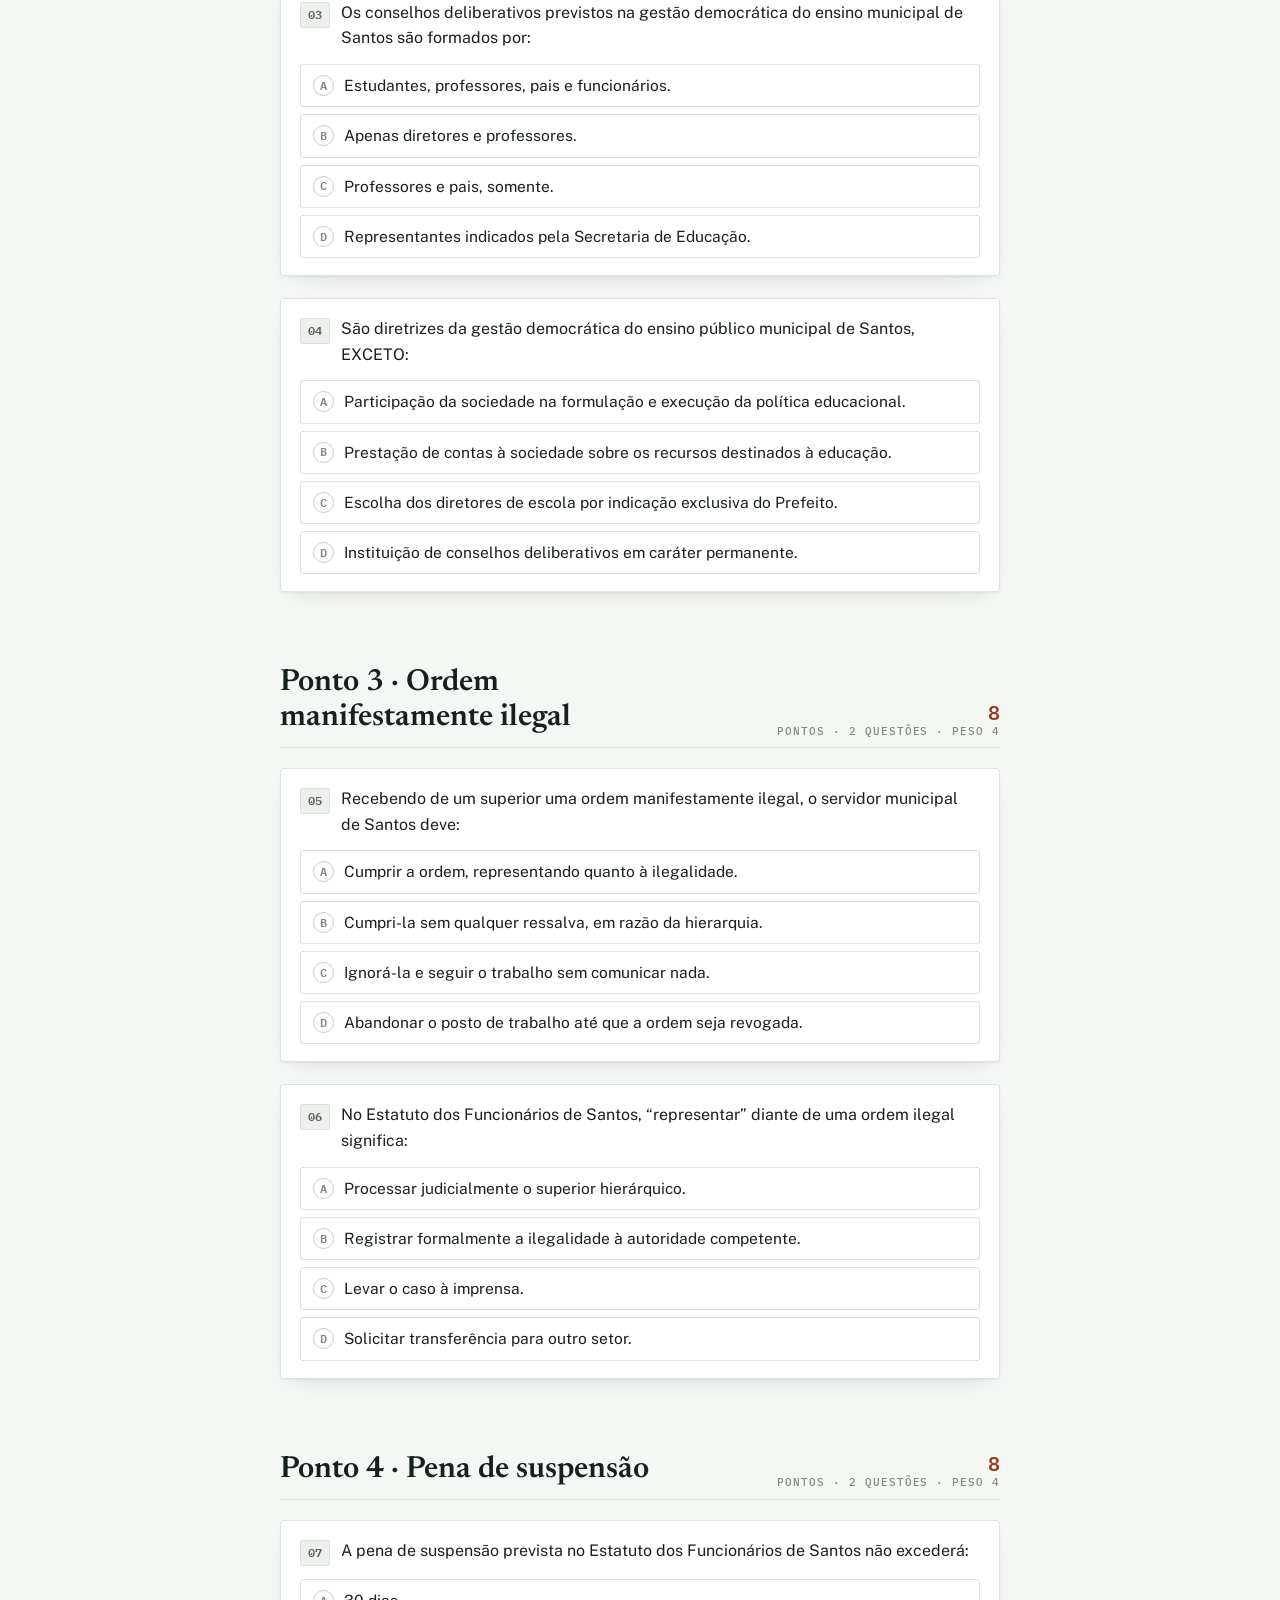
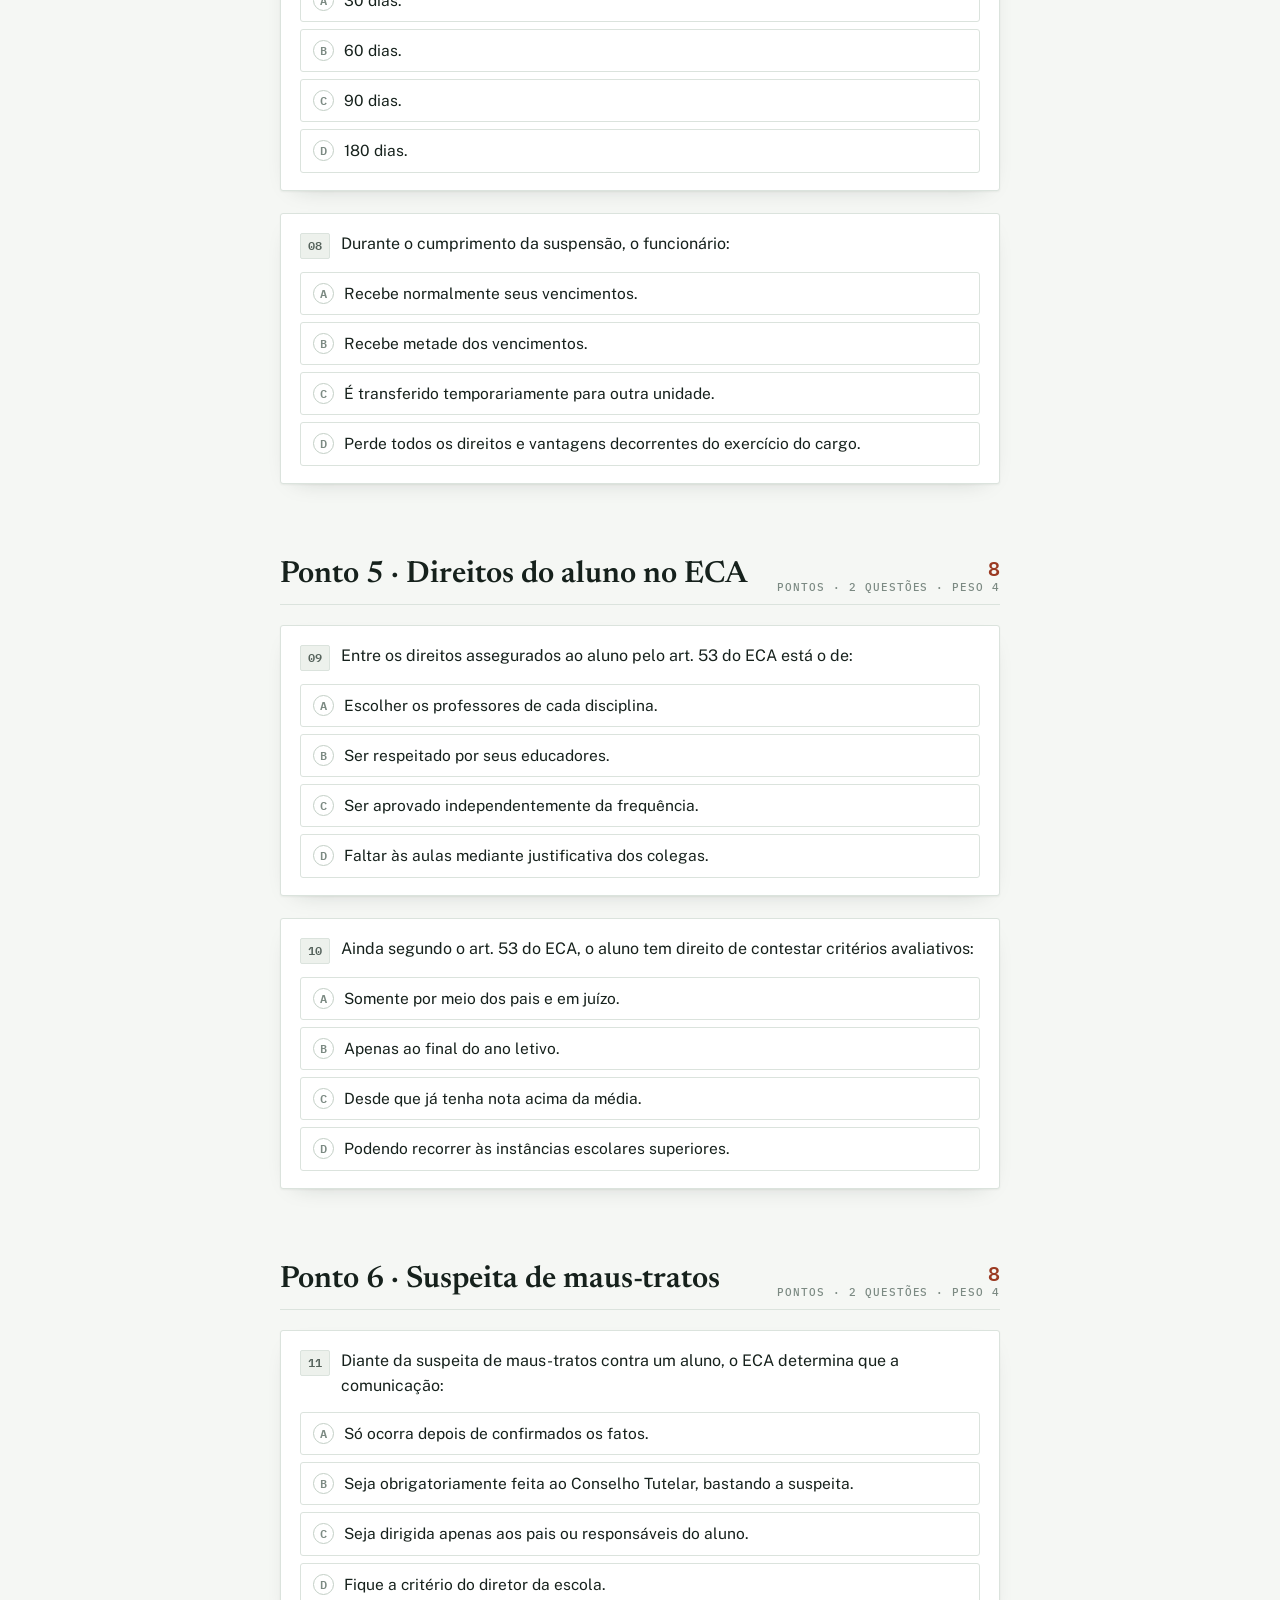
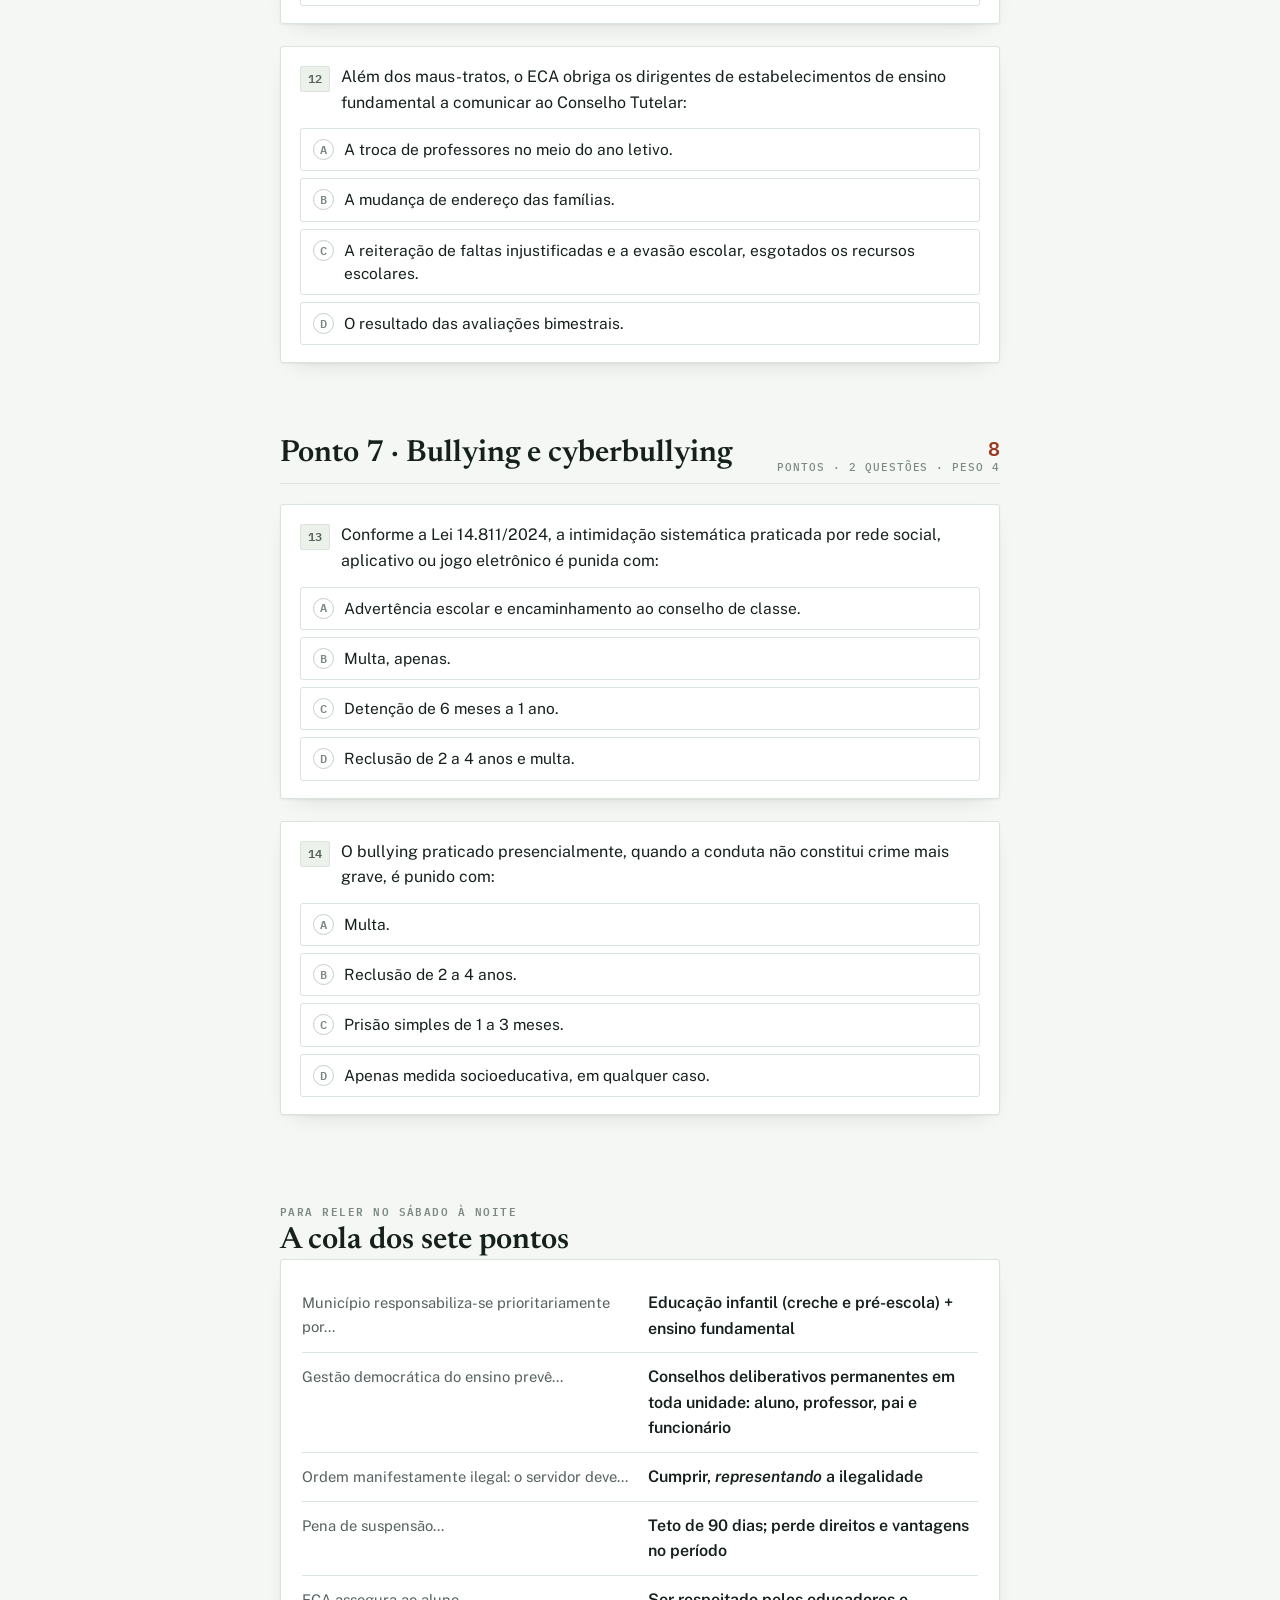
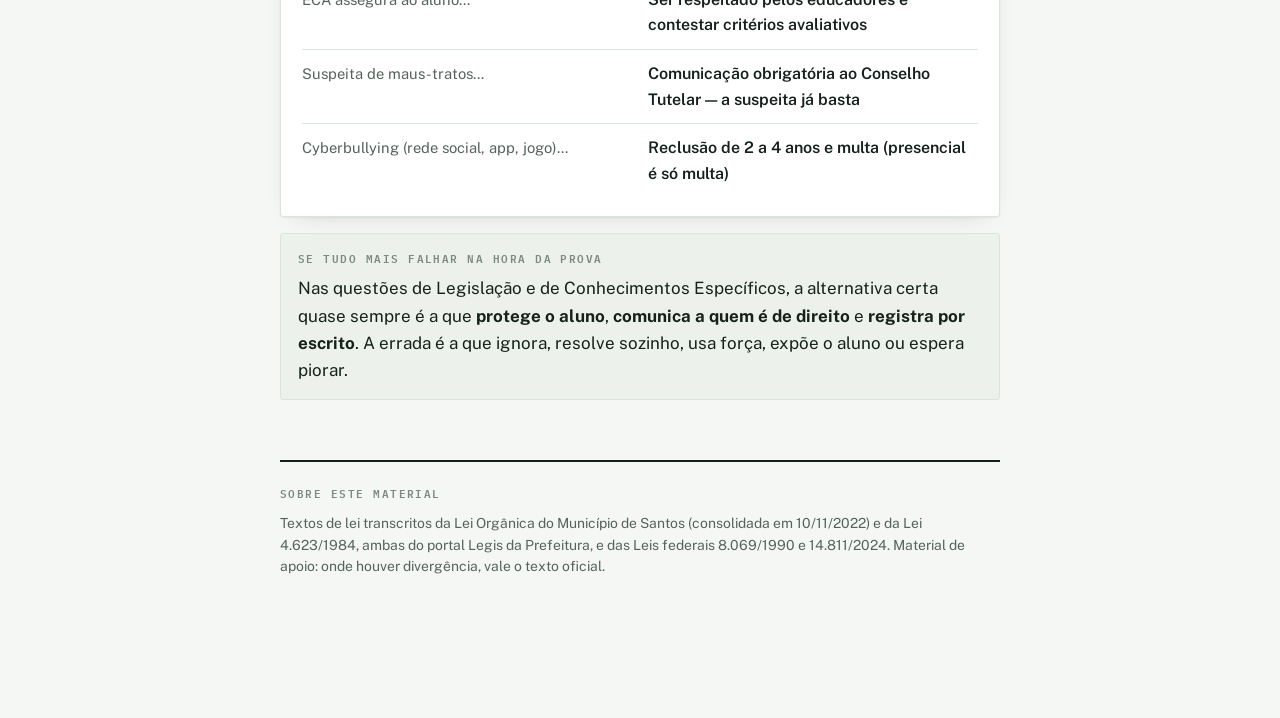
<file: legislacao.html>
<!doctype html>
<html lang="pt-BR">
<head>
<meta charset="utf-8">
<meta name="viewport" content="width=device-width, initial-scale=1">
<meta name="description" content="Reta final: os sete pontos de Legislação que mais caem, explicados um a um, com treino.">
<meta name="theme-color" content="#14574A">
<title>Reta Final de Legislação</title>
<link rel="preconnect" href="https://fonts.googleapis.com">
<link rel="preconnect" href="https://fonts.gstatic.com" crossorigin>
<link rel="stylesheet" href="https://fonts.googleapis.com/css2?family=Newsreader:ital,opsz,wght@0,6..72,400;0,600;1,6..72,400&family=Public+Sans:ital,wght@0,400;0,500;0,600;0,700&family=IBM+Plex+Mono:wght@400;500;600&display=swap">
<link rel="stylesheet" href="./prova.css">
<style>
  .ponto { scroll-margin-top: 16px; }
  .ponto-num {
    font-family: "IBM Plex Mono", monospace; font-size: .7rem; font-weight: 600;
    letter-spacing: .12em; text-transform: uppercase; color: var(--alert);
  }
  .pergunta {
    font-family: Newsreader, Georgia, serif; font-size: 1.1rem; line-height: 1.45;
    color: var(--ink-2); font-style: italic;
  }
  .resposta {
    background: var(--accent-w); border: 1px solid var(--accent);
    border-radius: 3px; padding: 14px 16px;
    display: flex; flex-direction: column; gap: 5px;
  }
  .resposta .r-label {
    font-family: "IBM Plex Mono", monospace; font-size: .66rem; font-weight: 600;
    letter-spacing: .12em; text-transform: uppercase; color: var(--accent);
  }
  .resposta .r-txt { font-size: 1.04rem; font-weight: 600; color: var(--ink); }
  .lei {
    border-left: 3px solid var(--line-2); padding: 2px 0 2px 14px;
    font-family: Newsreader, Georgia, serif; font-size: 1rem; line-height: 1.5; color: var(--ink-2);
  }
  .lei cite { display: block; font-family: "IBM Plex Mono", monospace; font-size: .68rem;
    font-style: normal; letter-spacing: .06em; text-transform: uppercase; color: var(--ink-3); margin-top: 6px; }
  .hook {
    background: var(--sunk); border: 1px dashed var(--line-2); border-radius: 3px;
    padding: 12px 15px; font-size: .97rem;
  }
  .hook b { color: var(--accent); }
  .armadilhas { display: flex; flex-direction: column; gap: 7px; margin: 0; padding: 0; list-style: none; }
  .armadilhas li { display: flex; gap: 9px; align-items: flex-start; font-size: .95rem; }
  .armadilhas li::before {
    content: "✗"; flex: 0 0 auto; color: var(--alert); font-weight: 700; margin-top: 1px;
  }
  .cola { display: flex; flex-direction: column; gap: 0; }
  .cola-linha {
    display: grid; grid-template-columns: 1fr; gap: 2px;
    padding: 11px 0; border-bottom: 1px solid var(--line);
  }
  .cola-linha:last-child { border-bottom: 0; }
  .cola-q { font-size: .92rem; color: var(--ink-2); }
  .cola-r { font-size: 1rem; font-weight: 600; }
  @media (min-width: 620px) {
    .cola-linha { grid-template-columns: 1fr 1fr; gap: 16px; align-items: baseline; }
  }
  .alerta-data {
    background: var(--alert); color: #fff; border-radius: 3px;
    padding: 13px 16px; display: flex; flex-direction: column; gap: 4px;
  }
  .alerta-data .ad-t { font-family: "IBM Plex Mono", monospace; font-size: .68rem; font-weight: 600; letter-spacing: .12em; text-transform: uppercase; opacity: .85; }
  .alerta-data .ad-m { font-size: 1.02rem; font-weight: 600; }
  .alerta-data a { color: #fff; }
</style>
</head>
<body>

<div class="wrap">

  <header class="mast">
    <span class="eyebrow">Concurso de Inspetor de Alunos · Santos 2026</span>
    <h1>Reta Final de Legislação</h1>
    <p class="lede">Os sete pontos que você anotou, explicados um a um: a resposta, o que a lei diz, as pegadinhas e um jeito de lembrar. No fim, 14 questões de treino e uma cola para reler no sábado à noite.</p>
    <nav class="kit" aria-label="Material de estudo">
      <span class="kit-label">Kit de estudo</span>
      <a href="./index.html">Início</a>
      <a href="./conferir.html">Conferir</a>
      <a href="./revisao.html">Voltando a Estudar</a>
      <a href="./caderno.html">Caderno</a>
      <a href="./simulado.html">Simulado 1</a>
      <a href="./simulado2.html">Simulado 2</a>
      <a href="./treino.html">Treino dos erros</a>
      <span class="atual">Legislação</span>
      <a href="./especificos.html">Específicos</a>
    </nav>
  </header>

  <div style="padding-top:30px; display:flex; flex-direction:column; gap:16px;">
    <div class="alerta-data">
      <span class="ad-t">Faltam 2 dias</span>
      <span class="ad-m">A prova é domingo, 11 de outubro, e os portões fecham no horário.</span>
      <span style="font-size:.88rem; opacity:.9">Confira hoje o local e o horário no site do IBAM e leve documento oficial com foto <strong>original</strong> e caneta preta ou azul.</span>
    </div>

    <div class="card rule-hot">
      <h3>Por que só Legislação agora</h3>
      <p>Legislação vale <strong>32 dos 100 pontos</strong> em apenas 8 questões. Cada uma delas vale o mesmo que quatro questões de Português. A dois dias da prova, acertar três questões a mais aqui rende mais do que qualquer outra coisa que dê para estudar.</p>
      <p class="fine">Os sete pontos abaixo são exatamente os que você anotou. O oitavo tema do bloco — acesso à informação e proteção de dados — está resumido no fim.</p>
    </div>
  </div>

  <!-- ====================== PONTO 1 ====================== -->
  <section class="ponto" style="padding-top:52px">
    <div class="sec-head">
      <span class="ponto-num">Ponto 1 · Lei Orgânica de Santos</span>
      <h2>Por que o Município se responsabiliza prioritariamente</h2>
    </div>
    <div class="stack">
      <p class="pergunta">“Conforme a Lei Orgânica do Município de Santos, o Município responsabiliza-se prioritariamente por…”</p>

      <div class="resposta">
        <span class="r-label">Resposta</span>
        <span class="r-txt">Educação infantil — em creches e pré-escolas — e ensino fundamental.</span>
      </div>

      <div class="lei">
        “O Município responsabilizar-se-á prioritariamente pela educação infantil em creches e pré-escolas, e, da mesma forma, pelo ensino fundamental, inclusive para os que a ele não tiverem acesso na idade própria.”
        <cite>Lei Orgânica do Município de Santos, art. 197</cite>
      </div>

      <div class="hook">
        <b>Para lembrar:</b> o Município cuida dos <b>pequenos</b> — creche, pré-escola e fundamental. O <b>ensino médio é do Estado</b> e o <b>superior é da União</b>. Sempre que a alternativa colocar médio ou superior como responsabilidade do Município, está errada.
      </div>

      <h4>Armadilhas</h4>
      <ul class="armadilhas">
        <li>“Ensino médio e ensino superior” — nenhum dos dois é do Município.</li>
        <li>“Apenas creches” — o fundamental também é, e com a mesma prioridade.</li>
        <li>“Educação de jovens e adultos” — o artigo fala em atender também “os que não tiveram acesso na idade própria”, mas a responsabilidade nomeada é a educação infantil e o fundamental.</li>
      </ul>

      <div class="card">
        <h4>Dois detalhes do mesmo artigo que também caem</h4>
        <ul class="clean">
          <li>A matrícula é feita <strong>preferencialmente na escola municipal mais próxima da residência</strong>, priorizando os alunos com deficiência.</li>
          <li>O sistema municipal mantém <strong>classes no período noturno</strong>, preferencialmente para alunos trabalhadores.</li>
        </ul>
      </div>
    </div>
  </section>

  <!-- ====================== PONTO 2 ====================== -->
  <section class="ponto" style="padding-top:52px">
    <div class="sec-head">
      <span class="ponto-num">Ponto 2 · Lei Orgânica de Santos</span>
      <h2>O que a gestão democrática do ensino prevê</h2>
    </div>
    <div class="stack">
      <p class="pergunta">“Lei Orgânica de Santos: a gestão democrática do ensino público municipal prevê…”</p>

      <div class="resposta">
        <span class="r-label">Resposta</span>
        <span class="r-txt">Conselhos deliberativos permanentes em todas as unidades escolares, formados por estudantes, professores, pais e funcionários.</span>
      </div>

      <div class="lei">
        “A gestão democrática do ensino público municipal atenderá às seguintes diretrizes: […] instituição de conselhos deliberativos, em caráter permanente, em todas as unidades escolares, formados por estudantes, professores, pais e funcionários, com o objetivo de acompanhar o nível pedagógico da escola e extinguir toda e qualquer discriminação ou estereotipia no sistema regular de ensino público municipal.”
        <cite>Lei Orgânica do Município de Santos, art. 199</cite>
      </div>

      <div class="hook">
        <b>Para lembrar:</b> são <b>quatro cadeiras</b> no conselho — aluno, professor, pai e <b>funcionário</b>. O inspetor de alunos entra justamente como funcionário: ele tem cadeira nesse conselho. Alternativa que deixe algum dos quatro de fora está errada.
      </div>

      <h4>As cinco diretrizes do artigo</h4>
      <ol class="clean">
        <li>Participação da sociedade na <strong>formulação e execução</strong> da política educacional;</li>
        <li><strong>Prestação de contas</strong> à sociedade sobre o uso dos recursos da educação;</li>
        <li><strong>Conselhos deliberativos permanentes</strong> em todas as unidades escolares;</li>
        <li>Preservação da <strong>memória social</strong>, usando museus, arquivos e monumentos como recursos educacionais;</li>
        <li>Atividades curriculares interdisciplinares de valorização do <strong>patrimônio cultural</strong>.</li>
      </ol>

      <h4>Armadilhas</h4>
      <ul class="armadilhas">
        <li>“Apenas os professores participam das decisões” — são quatro segmentos.</li>
        <li>“Diretores escolhidos exclusivamente por concurso” — não é diretriz da gestão democrática.</li>
        <li>“As famílias não participam da política educacional” — participam, é a primeira diretriz.</li>
        <li>Conselho “consultivo” — o texto diz <strong>deliberativo</strong>, que decide, e <strong>permanente</strong>.</li>
      </ul>
    </div>
  </section>

  <!-- ====================== PONTO 3 ====================== -->
  <section class="ponto" style="padding-top:52px">
    <div class="sec-head">
      <span class="ponto-num">Ponto 3 · Estatuto dos Funcionários de Santos</span>
      <h2>Diante de uma ordem manifestamente ilegal</h2>
    </div>
    <div class="stack">
      <p class="pergunta">“Estatuto dos funcionários públicos municipais de Santos: diante de uma ordem superior manifestamente ilegal, o servidor deve…”</p>

      <div class="resposta">
        <span class="r-label">Resposta</span>
        <span class="r-txt">Cumprir as ordens superiores, representando quando forem manifestamente ilegais.</span>
      </div>

      <div class="lei">
        “São deveres do funcionário: […] <strong>cumprir as ordens superiores, representando quando forem manifestamente ilegais</strong>.”
        <cite>Lei 4.623/1984, art. 222, inciso II</cite>
      </div>

      <div class="hook">
        <b>Para lembrar:</b> nem obedece calado, nem simplesmente se recusa — ele <b>representa</b>. Representar é <b>registrar formalmente</b> a ilegalidade à autoridade competente, por escrito. É o caminho do meio, e é sempre esse o caminho que a banca quer.
      </div>

      <h4>Armadilhas</h4>
      <ul class="armadilhas">
        <li>“Cumprir sem qualquer ressalva, em razão da hierarquia” — a hierarquia não cobre ordem ilegal.</li>
        <li>“Recusar-se e comunicar diretamente o Ministério Público” — pula a via interna; não é o que o Estatuto manda.</li>
        <li>“Pedir exoneração” — nunca é a resposta.</li>
        <li>“Desobedecer em silêncio” — sem representar, não há registro algum.</li>
      </ul>

      <div class="card">
        <h4>Os outros deveres do art. 222 que costumam aparecer juntos</h4>
        <p>Ser <strong>assíduo e pontual</strong>; desempenhar com <strong>zelo e presteza</strong>; guardar <strong>sigilo</strong> sobre os assuntos da Administração; tratar com <strong>urbanidade</strong> colegas e público; <strong>zelar pela economia</strong> do material e pela conservação do que estiver sob sua guarda; apresentar-se <strong>convenientemente trajado</strong> ou com o uniforme determinado.</p>
      </div>
    </div>
  </section>

  <!-- ====================== PONTO 4 ====================== -->
  <section class="ponto" style="padding-top:52px">
    <div class="sec-head">
      <span class="ponto-num">Ponto 4 · Estatuto dos Funcionários de Santos</span>
      <h2>A pena de suspensão</h2>
    </div>
    <div class="stack">
      <p class="pergunta">“De acordo com o Estatuto dos funcionários públicos de Santos, a pena de suspensão…”</p>

      <div class="resposta">
        <span class="r-label">Resposta</span>
        <span class="r-txt">Não excederá 90 dias. Aplica-se à violação das proibições do Estatuto e à reincidência em falta já punida com repreensão.</span>
      </div>

      <div class="lei">
        “A pena de suspensão, que não excederá a 90 (noventa) dias, será aplicada, igualmente, à violação das proibições consignadas neste Estatuto, bem como a reincidência em falta já punida com a repreensão.”
        <cite>Lei 4.623/1984, art. 231</cite>
      </div>

      <div class="lei">
        “O funcionário suspenso perderá, durante o período de cumprimento da suspensão, todos os direitos e vantagens decorrentes do exercício do cargo.”
        <cite>Lei 4.623/1984, art. 232</cite>
      </div>

      <div class="hook">
        <b>Para lembrar três números:</b> <b>90</b> é o teto da suspensão. <b>30</b> é o limite dos Secretários — acima disso só o Prefeito. E são <b>6</b> as penas no total.
      </div>

      <h4>As seis penas, na ordem do art. 228</h4>
      <ol class="clean">
        <li><strong>Repreensão</strong> — por escrito, em caso de indisciplina ou descumprimento de dever.</li>
        <li><strong>Suspensão</strong> — até 90 dias.</li>
        <li><strong>Multa</strong>.</li>
        <li><strong>Demissão</strong>.</li>
        <li><strong>Demissão a bem do serviço público</strong>.</li>
        <li><strong>Cassação de aposentadoria ou da disponibilidade</strong>.</li>
      </ol>

      <h4>Armadilhas</h4>
      <ul class="armadilhas">
        <li>“Não pode exceder 30 dias” — 30 é o limite de quem <em>aplica</em> (Secretários), não o teto da pena.</li>
        <li>“Advertência” — o Estatuto de Santos usa <strong>repreensão</strong>; advertência não está no rol.</li>
        <li>“Exoneração” — não é pena disciplinar.</li>
        <li>“O suspenso recebe vencimentos normalmente” — perde todos os direitos e vantagens do período.</li>
      </ul>

      <div class="card">
        <h4>Quem aplica cada pena (art. 241)</h4>
        <div class="tw">
          <table>
            <thead><tr><th>Autoridade</th><th>Até</th></tr></thead>
            <tbody>
              <tr><td><strong>Prefeito</strong></td><td>Demissão, multa e suspensão <strong>acima de 30 dias</strong></td></tr>
              <tr><td>Secretários Municipais</td><td>Suspensão até <strong>30 dias</strong></td></tr>
              <tr><td>Chefes de Departamento</td><td>Suspensão até <strong>15 dias</strong></td></tr>
              <tr><td>Demais chefias</td><td>Repreensão e suspensão até <strong>5 dias</strong></td></tr>
            </tbody>
          </table>
        </div>
        <p class="fine">Prescrição: <strong>2 anos</strong> para repreensão, multa e suspensão; <strong>5 anos</strong> para as demais faltas.</p>
      </div>
    </div>
  </section>

  <!-- ====================== PONTO 5 ====================== -->
  <section class="ponto" style="padding-top:52px">
    <div class="sec-head">
      <span class="ponto-num">Ponto 5 · Estatuto da Criança e do Adolescente</span>
      <h2>Os direitos que o ECA assegura ao aluno</h2>
    </div>
    <div class="stack">
      <p class="pergunta">“O Estatuto da Criança e do Adolescente assegura ao aluno, entre outros direitos…”</p>

      <div class="resposta">
        <span class="r-label">Resposta</span>
        <span class="r-txt">Ser respeitado por seus educadores — e contestar critérios avaliativos, podendo recorrer às instâncias escolares superiores.</span>
      </div>

      <div class="lei">
        “A criança e o adolescente têm direito à educação […] assegurando-se-lhes: <strong>I</strong> — igualdade de condições para o acesso e permanência na escola; <strong>II</strong> — direito de ser respeitado por seus educadores; <strong>III</strong> — direito de contestar critérios avaliativos, podendo recorrer às instâncias escolares superiores; <strong>IV</strong> — direito de organização e participação em entidades estudantis; <strong>V</strong> — acesso à escola pública e gratuita próxima de sua residência.”
        <cite>Lei 8.069/1990, art. 53</cite>
      </div>

      <div class="hook">
        <b>Para lembrar os cinco:</b> <b>igualdade</b> de acesso, ser <b>respeitado</b>, <b>contestar</b> nota, se <b>organizar</b> em grêmio, escola <b>perto de casa</b>.
      </div>

      <h4>Armadilhas</h4>
      <ul class="armadilhas">
        <li>“Escolher seus professores” — não existe esse direito.</li>
        <li>“Ter a nota alterada sem critério” — <strong>contestar não é mudar</strong>: o aluno questiona e recorre, a escola decide.</li>
        <li>“Ser aprovado independentemente da frequência” — não existe.</li>
        <li>“Faltar com justificativa dos colegas” — não existe.</li>
      </ul>

      <div class="card">
        <h4>O parágrafo que fala dos pais</h4>
        <p>Os pais ou responsáveis têm direito de <strong>ter ciência do processo pedagógico</strong> e de <strong>participar da definição das propostas educacionais</strong>. Repare como isso conversa com a gestão democrática do Ponto 2.</p>
      </div>
    </div>
  </section>

  <!-- ====================== PONTO 6 ====================== -->
  <section class="ponto" style="padding-top:52px">
    <div class="sec-head">
      <span class="ponto-num">Ponto 6 · Estatuto da Criança e do Adolescente</span>
      <h2>Suspeita de maus-tratos: a comunicação</h2>
    </div>
    <div class="stack">
      <p class="pergunta">“Segundo o ECA, diante da suspeita de maus-tratos contra o aluno, a comunicação…”</p>

      <div class="resposta">
        <span class="r-label">Resposta</span>
        <span class="r-txt">É obrigatória ao Conselho Tutelar — e a suspeita já basta, não é preciso confirmar nada.</span>
      </div>

      <div class="lei">
        “Os casos de <strong>suspeita ou confirmação</strong> de castigo físico, de tratamento cruel ou degradante e de maus-tratos contra criança ou adolescente serão <strong>obrigatoriamente comunicados ao Conselho Tutelar</strong> da respectiva localidade, sem prejuízo de outras providências legais.”
        <cite>Lei 8.069/1990, art. 13</cite>
      </div>

      <div class="hook">
        <b>Para lembrar:</b> a palavra-chave é <b>SUSPEITA</b>. Esperar ter certeza é <b>omissão</b> — e omitir é punido. Quem comunica não acusa ninguém: apenas aciona quem tem competência para apurar.
      </div>

      <h4>Armadilhas</h4>
      <ul class="armadilhas">
        <li>“Só após a confirmação dos fatos” — errado: a suspeita basta.</li>
        <li>“É facultativa, a critério da escola” — é <strong>obrigatória</strong>.</li>
        <li>“Apenas à família do aluno” — quando a suspeita recai sobre a família, avisá-la pode agravar o risco.</li>
        <li>“Aguardar novos episódios para ter certeza” — é a definição de omissão.</li>
      </ul>

      <div class="card rule-hot">
        <h4>O que o inspetor faz na prática</h4>
        <p>Acolhe o aluno, <strong>não interroga</strong>, não pede detalhes, não faz a criança repetir a história para várias pessoas, <strong>não confronta a família</strong> — e comunica imediatamente a <strong>direção da unidade</strong>, que aciona o Conselho Tutelar. Evitar que o aluno recontre tudo várias vezes se chama <strong>evitar a revitimização</strong>.</p>
      </div>

      <div class="card">
        <h4>O art. 56, que vem junto nas provas</h4>
        <p>Os dirigentes de estabelecimentos de ensino fundamental comunicarão ao Conselho Tutelar:</p>
        <ol class="clean">
          <li>Maus-tratos envolvendo alunos;</li>
          <li><strong>Reiteração de faltas injustificadas e evasão escolar</strong>, esgotados os recursos escolares;</li>
          <li>Elevados níveis de repetência.</li>
        </ol>
        <p class="fine">Deixar de comunicar maus-tratos é infração punida com multa, que <strong>dobra na reincidência</strong> (art. 245).</p>
      </div>
    </div>
  </section>

  <!-- ====================== PONTO 7 ====================== -->
  <section class="ponto" style="padding-top:52px">
    <div class="sec-head">
      <span class="ponto-num">Ponto 7 · Lei 14.811/2024</span>
      <h2><em>Bullying</em> e <em>cyberbullying</em></h2>
    </div>
    <div class="stack">
      <p class="pergunta">“Conforme a Lei 14.811/2024, a intimidação sistemática praticada por rede social, aplicativo ou jogo eletrônico…”</p>

      <div class="resposta">
        <span class="r-label">Resposta</span>
        <span class="r-txt">É o cyberbullying, punido com reclusão de 2 a 4 anos e multa — pena bem maior que a do bullying presencial.</span>
      </div>

      <div class="tw">
        <table>
          <thead><tr><th>Conduta</th><th>Como a lei define</th><th>Pena</th></tr></thead>
          <tbody>
            <tr>
              <td><strong>Bullying</strong><br>(presencial)</td>
              <td>Intimidar sistematicamente, individualmente ou em grupo, mediante violência física ou psicológica, de modo <strong>intencional e repetitivo</strong>, por intimidação, humilhação ou discriminação</td>
              <td><strong>Multa</strong>, se não constituir crime mais grave</td>
            </tr>
            <tr>
              <td><strong>Cyberbullying</strong><br>(virtual)</td>
              <td>A mesma conduta por rede de computadores, rede social, <strong>aplicativos, jogos eletrônicos</strong> ou qualquer outro meio digital</td>
              <td><strong>Reclusão de 2 a 4 anos e multa</strong></td>
            </tr>
          </tbody>
        </table>
      </div>

      <div class="hook">
        <b>Para lembrar:</b> presencial = <b>multa</b>. Virtual = <b>cadeia, de 2 a 4 anos</b>. O digital pesa mais porque não apaga, se espalha e alcança a vítima dentro de casa.
      </div>

      <h4>Os dois elementos que definem o <em>bullying</em></h4>
      <p><strong>Intencional</strong> e <strong>repetitivo</strong>. Uma briga isolada entre dois alunos em pé de igualdade não é <em>bullying</em> — mas também não se ignora. O que caracteriza é a repetição contra alguém em posição desigual.</p>

      <h4>Armadilhas</h4>
      <ul class="armadilhas">
        <li>“Não é crime, é só infração escolar” — passou a ser crime com esta lei.</li>
        <li>“Tem a mesma pena do presencial” — a do virtual é muito maior.</li>
        <li>“Só é punido se a vítima for maior de idade” — não há essa exigência.</li>
        <li>“Brincadeira de criança” — a lei não usa esse critério em momento nenhum.</li>
      </ul>

      <div class="card">
        <h4>O que mais a Lei 14.811/2024 trouxe</h4>
        <ul class="clean">
          <li>A <strong>Política Nacional de Prevenção e Enfrentamento da Violência contra Crianças e Adolescentes</strong>, com foco em estabelecimentos de ensino.</li>
          <li>Incluiu entre os <strong>crimes hediondos</strong> o induzimento ao suicídio ou à automutilação contra criança ou adolescente e o sequestro de menor.</li>
          <li>Criou o <strong>cadastro nacional</strong> de pessoas condenadas por crimes contra criança e adolescente.</li>
        </ul>
      </div>
    </div>
  </section>

  <!-- ====================== PONTO 8 ====================== -->
  <section class="ponto" style="padding-top:52px">
    <div class="sec-head">
      <span class="ponto-num">Ponto 8 · o que falta do bloco</span>
      <h2>Acesso à informação e dados na escola</h2>
    </div>
    <div class="stack">
      <p class="fine">Este é o oitavo tema do bloco de Legislação, que você não anotou. Vai resumido, para não ficar buraco.</p>
      <div class="card rule">
        <ul class="clean">
          <li><strong>Lei de Acesso à Informação (12.527/2011):</strong> a <strong>publicidade é a regra, o sigilo é a exceção</strong>. Mas as <strong>informações pessoais</strong> têm acesso restrito por <strong>100 anos</strong>, independentemente de classificação — é o que protege os dados dos alunos.</li>
          <li><strong>LGPD (13.709/2018):</strong> alcança <strong>sim</strong> os órgãos públicos. Dados de <strong>saúde</strong> são <strong>dados pessoais sensíveis</strong>, com proteção reforçada. Dados de criança são tratados no seu <strong>melhor interesse</strong>.</li>
          <li><strong>Na prática:</strong> não repassar telefone, endereço, foto ou informação de saúde de aluno a quem não é da unidade; não comentar ocorrência de um aluno com o responsável de outro; não postar foto de aluno.</li>
        </ul>
      </div>
    </div>
  </section>

  <!-- ====================== TREINO ====================== -->
  <section style="padding-top:60px">
    <div class="sec-head">
      <div class="bar" style="background:var(--alert)"></div>
      <span class="eyebrow">Agora treine</span>
      <h2>14 questões sobre esses sete pontos</h2>
    </div>
    <p>Duas de cada ponto, com peso 4 como na prova. O placar no fim mostra qual dos sete ainda não entrou.</p>
  </section>

  <main id="prova"></main>

  <section id="resultado" aria-live="polite"></section>

  <!-- ====================== COLA ====================== -->
  <section style="padding-top:60px">
    <div class="sec-head">
      <div class="bar"></div>
      <span class="eyebrow">Para reler no sábado à noite</span>
      <h2>A cola dos sete pontos</h2>
    </div>
    <div class="card">
      <div class="cola">
        <div class="cola-linha">
          <span class="cola-q">Município responsabiliza-se prioritariamente por…</span>
          <span class="cola-r">Educação infantil (creche e pré-escola) + ensino fundamental</span>
        </div>
        <div class="cola-linha">
          <span class="cola-q">Gestão democrática do ensino prevê…</span>
          <span class="cola-r">Conselhos deliberativos permanentes em toda unidade: aluno, professor, pai e funcionário</span>
        </div>
        <div class="cola-linha">
          <span class="cola-q">Ordem manifestamente ilegal: o servidor deve…</span>
          <span class="cola-r">Cumprir, <em>representando</em> a ilegalidade</span>
        </div>
        <div class="cola-linha">
          <span class="cola-q">Pena de suspensão…</span>
          <span class="cola-r">Teto de 90 dias; perde direitos e vantagens no período</span>
        </div>
        <div class="cola-linha">
          <span class="cola-q">ECA assegura ao aluno…</span>
          <span class="cola-r">Ser respeitado pelos educadores e contestar critérios avaliativos</span>
        </div>
        <div class="cola-linha">
          <span class="cola-q">Suspeita de maus-tratos…</span>
          <span class="cola-r">Comunicação obrigatória ao Conselho Tutelar — a suspeita já basta</span>
        </div>
        <div class="cola-linha">
          <span class="cola-q">Cyberbullying (rede social, app, jogo)…</span>
          <span class="cola-r">Reclusão de 2 a 4 anos e multa (presencial é só multa)</span>
        </div>
      </div>
    </div>

    <div class="note" style="margin-top:16px">
      <span class="eyebrow">Se tudo mais falhar na hora da prova</span>
      <p>Nas questões de Legislação e de Conhecimentos Específicos, a alternativa certa quase sempre é a que <strong>protege o aluno</strong>, <strong>comunica a quem é de direito</strong> e <strong>registra por escrito</strong>. A errada é a que ignora, resolve sozinho, usa força, expõe o aluno ou espera piorar.</p>
    </div>
  </section>

  <footer>
    <span class="eyebrow">Sobre este material</span>
    <p class="fine">Textos de lei transcritos da Lei Orgânica do Município de Santos (consolidada em 10/11/2022) e da Lei 4.623/1984, ambas do portal Legis da Prefeitura, e das Leis federais 8.069/1990 e 14.811/2024. Material de apoio: onde houver divergência, vale o texto oficial.</p>
  </footer>

</div>

<div class="barra">
  <div class="barra-inner">
    <div class="prog">
      <span class="prog-txt" id="progTxt">carregando…</span>
      <div class="prog-bar"><div class="prog-fill" id="progFill"></div></div>
    </div>
    <button class="ghost" id="btnLimpar" type="button">Recomeçar</button>
    <button id="btnCorrigir" type="button" disabled>Corrigir treino</button>
  </div>
</div>

<script src="./motor.js"></script>
<script>
(function () {
  var P = [
    { nome: "Ponto 1 · Responsabilidade do Município", qs: [
      { e: "Segundo a Lei Orgânica de Santos, cabe prioritariamente ao Município manter:",
        a: ["O ensino médio e a educação profissional.",
            "A educação infantil, em creches e pré-escolas, e o ensino fundamental.",
            "O ensino superior em universidade municipal.",
            "Apenas as creches municipais."],
        c: 1,
        m: "Art. 197. O Município cuida dos pequenos: <b>creche, pré-escola e fundamental</b>. Ensino médio é do Estado e superior é da União. A (D) erra por excluir o fundamental, que tem a mesma prioridade." },
      { e: "Ainda conforme a Lei Orgânica de Santos, sobre a matrícula na rede municipal é correto afirmar que:",
        a: ["O aluno é matriculado na escola de melhor desempenho da região.",
            "A distribuição das vagas é feita exclusivamente por sorteio.",
            "O Município procede preferencialmente à matrícula na escola mais próxima da residência, priorizando alunos com deficiência.",
            "Alunos trabalhadores não podem estudar no período noturno."],
        c: 2,
        m: "Art. 197, § 2º. O mesmo artigo garante <b>classes no período noturno, preferencialmente para alunos trabalhadores</b> — o que elimina a (D)." }
    ]},

    { nome: "Ponto 2 · Gestão democrática do ensino", qs: [
      { e: "Os conselhos deliberativos previstos na gestão democrática do ensino municipal de Santos são formados por:",
        a: ["Estudantes, professores, pais e funcionários.",
            "Apenas diretores e professores.",
            "Professores e pais, somente.",
            "Representantes indicados pela Secretaria de Educação."],
        c: 0,
        m: "Art. 199. São <b>quatro segmentos</b>, e o inspetor de alunos entra como <b>funcionário</b>. Qualquer alternativa que deixe um dos quatro de fora está errada." },
      { e: "São diretrizes da gestão democrática do ensino público municipal de Santos, EXCETO:",
        a: ["Participação da sociedade na formulação e execução da política educacional.",
            "Prestação de contas à sociedade sobre os recursos destinados à educação.",
            "Escolha dos diretores de escola por indicação exclusiva do Prefeito.",
            "Instituição de conselhos deliberativos em caráter permanente."],
        c: 2,
        m: "Atenção ao <b>EXCETO</b>: a questão pede a alternativa <b>falsa</b>. Escolha de diretores por indicação não é diretriz de gestão democrática — seria o contrário dela." }
    ]},

    { nome: "Ponto 3 · Ordem manifestamente ilegal", qs: [
      { e: "Recebendo de um superior uma ordem manifestamente ilegal, o servidor municipal de Santos deve:",
        a: ["Cumprir a ordem, representando quanto à ilegalidade.",
            "Cumpri-la sem qualquer ressalva, em razão da hierarquia.",
            "Ignorá-la e seguir o trabalho sem comunicar nada.",
            "Abandonar o posto de trabalho até que a ordem seja revogada."],
        c: 0,
        m: "Art. 222, II. O caminho do meio: nem obedecer calado, nem simplesmente recusar. <b>Representar</b> é o verbo da lei." },
      { e: "No Estatuto dos Funcionários de Santos, “representar” diante de uma ordem ilegal significa:",
        a: ["Processar judicialmente o superior hierárquico.",
            "Registrar formalmente a ilegalidade à autoridade competente.",
            "Levar o caso à imprensa.",
            "Solicitar transferência para outro setor."],
        c: 1,
        m: "Representar é um ato <b>interno e formal</b>: deixar registrado, por escrito, que a ordem é ilegal. Não é processo, não é denúncia pública, não é fuga." }
    ]},

    { nome: "Ponto 4 · Pena de suspensão", qs: [
      { e: "A pena de suspensão prevista no Estatuto dos Funcionários de Santos não excederá:",
        a: ["30 dias.", "60 dias.", "90 dias.", "180 dias."],
        c: 2,
        m: "Art. 231: o teto é <b>90 dias</b>. Não confunda com os <b>30 dias</b>, que são o limite de quem <i>aplica</i> a pena — acima disso, só o Prefeito." },
      { e: "Durante o cumprimento da suspensão, o funcionário:",
        a: ["Recebe normalmente seus vencimentos.",
            "Recebe metade dos vencimentos.",
            "É transferido temporariamente para outra unidade.",
            "Perde todos os direitos e vantagens decorrentes do exercício do cargo."],
        c: 3,
        m: "Art. 232, e é literal: <b>todos</b> os direitos e vantagens do período." }
    ]},

    { nome: "Ponto 5 · Direitos do aluno no ECA", qs: [
      { e: "Entre os direitos assegurados ao aluno pelo art. 53 do ECA está o de:",
        a: ["Escolher os professores de cada disciplina.",
            "Ser respeitado por seus educadores.",
            "Ser aprovado independentemente da frequência.",
            "Faltar às aulas mediante justificativa dos colegas."],
        c: 1,
        m: "Art. 53, II. Os cinco direitos: igualdade de acesso e permanência, ser respeitado pelos educadores, contestar critérios avaliativos, organizar-se em entidades estudantis e escola pública próxima de casa." },
      { e: "Ainda segundo o art. 53 do ECA, o aluno tem direito de contestar critérios avaliativos:",
        a: ["Somente por meio dos pais e em juízo.",
            "Apenas ao final do ano letivo.",
            "Desde que já tenha nota acima da média.",
            "Podendo recorrer às instâncias escolares superiores."],
        c: 3,
        m: "Contestar <b>não é mudar a nota</b>: o aluno questiona e pode recorrer dentro da escola; quem decide continua sendo a instituição." }
    ]},

    { nome: "Ponto 6 · Suspeita de maus-tratos", qs: [
      { e: "Diante da suspeita de maus-tratos contra um aluno, o ECA determina que a comunicação:",
        a: ["Só ocorra depois de confirmados os fatos.",
            "Seja obrigatoriamente feita ao Conselho Tutelar, bastando a suspeita.",
            "Seja dirigida apenas aos pais ou responsáveis do aluno.",
            "Fique a critério do diretor da escola."],
        c: 1,
        m: "Art. 13: a lei fala em <b>suspeita ou confirmação</b>. Esperar certeza é omissão — e omitir é punido com multa (art. 245)." },
      { e: "Além dos maus-tratos, o ECA obriga os dirigentes de estabelecimentos de ensino fundamental a comunicar ao Conselho Tutelar:",
        a: ["A troca de professores no meio do ano letivo.",
            "A mudança de endereço das famílias.",
            "A reiteração de faltas injustificadas e a evasão escolar, esgotados os recursos escolares.",
            "O resultado das avaliações bimestrais."],
        c: 2,
        m: "Art. 56, II. A falta reiterada é tratada como possível <b>violação de direito</b> do aluno, não como caso de punição. O inciso III acrescenta os elevados níveis de repetência." }
    ]},

    { nome: "Ponto 7 · Bullying e cyberbullying", qs: [
      { e: "Conforme a Lei 14.811/2024, a intimidação sistemática praticada por rede social, aplicativo ou jogo eletrônico é punida com:",
        a: ["Advertência escolar e encaminhamento ao conselho de classe.",
            "Multa, apenas.",
            "Detenção de 6 meses a 1 ano.",
            "Reclusão de 2 a 4 anos e multa."],
        c: 3,
        m: "É o <b>cyberbullying</b>. A pena do virtual é muito maior que a do presencial — decore o par: presencial <b>multa</b>, virtual <b>2 a 4 anos</b>." },
      { e: "O bullying praticado presencialmente, quando a conduta não constitui crime mais grave, é punido com:",
        a: ["Multa.",
            "Reclusão de 2 a 4 anos.",
            "Prisão simples de 1 a 3 meses.",
            "Apenas medida socioeducativa, em qualquer caso."],
        c: 0,
        m: "A ressalva “se a conduta não constituir crime mais grave” aparece nas duas modalidades: havendo lesão corporal ou ameaça, por exemplo, responde pelo crime mais grave." }
    ]}
  ];

  var grupos = P.map(function (p, i) {
    return {
      nome: p.nome, peso: 4,
      questoes: p.qs.map(function (q, j) {
        return { id: "lg-" + i + "-" + j, e: q.e, a: q.a, c: q.c, m: q.m };
      })
    };
  });

  MOTOR.iniciar({
    chave: "legislacao-reta-final-v1",
    alvo: "prova",
    grupos: grupos,
    rotulos: { titulo: "Resultado do treino de Legislação" },
    veredito: function (nota100, acertos, total, placar) {
      var fracos = placar.filter(function (b) { return b.acertos < b.q; })
                         .map(function (b) { return b.nome.replace(/^Ponto \d+ · /, ""); });
      if (!fracos.length) {
        return { titulo: "Os sete pontos estão firmes.",
                 texto: "Acertou tudo. Releia a cola no fim desta página no sábado à noite e não estude conteúdo novo — a partir daqui o ganho está em descansar e chegar cedo no domingo." };
      }
      if (acertos >= total * 0.7) {
        return { titulo: "Acertou " + acertos + " de " + total + ".",
                 texto: "Falta fechar: " + fracos.join(", ") + ". Volte só nesses trechos acima, releia o texto da lei e o quadro de armadilhas, e refaça o treino." };
      }
      return { titulo: "Acertou " + acertos + " de " + total + ".",
               texto: "Ainda está solto em: " + fracos.join(", ") + ". Em vez de refazer o treino agora, leia a explicação desses pontos em voz alta uma vez, feche a página e tente dizer a resposta de cabeça. Depois volte e refaça." };
    }
  });
})();
</script>
</body>
</html>
</file>
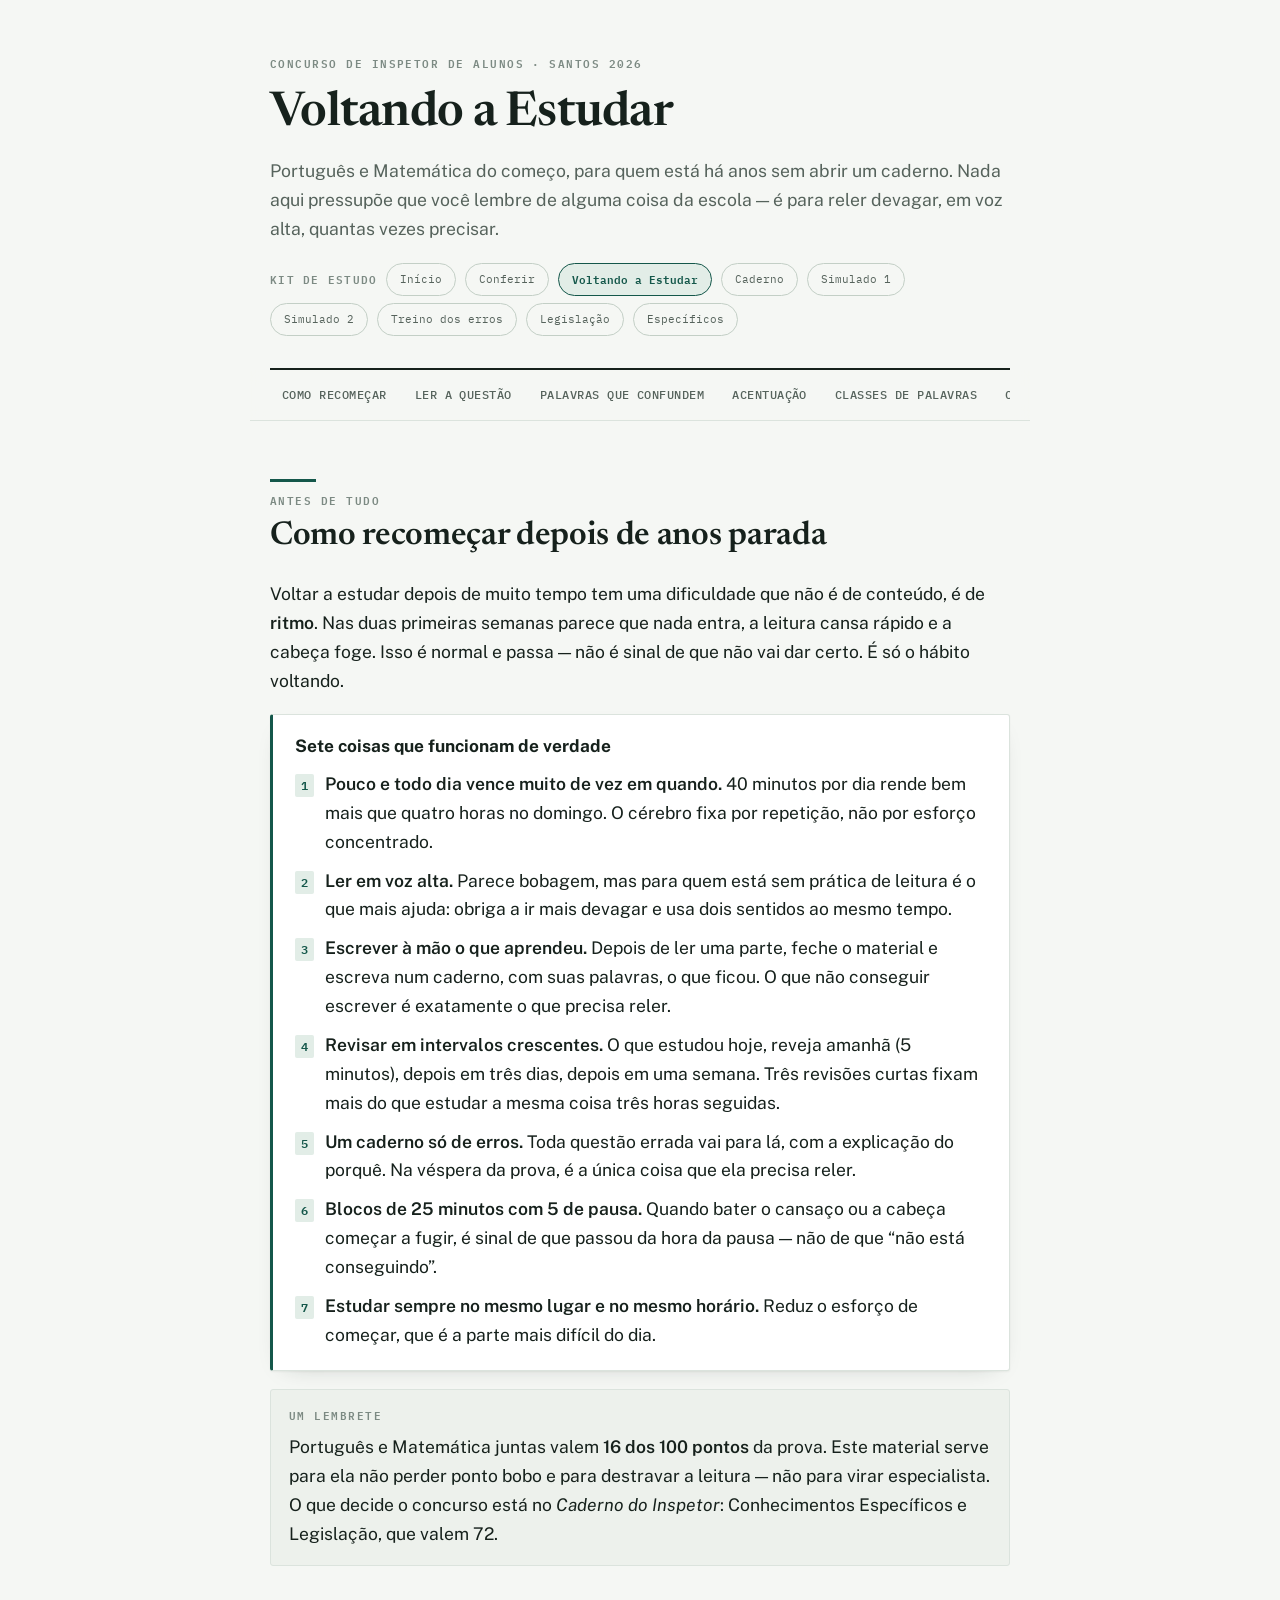
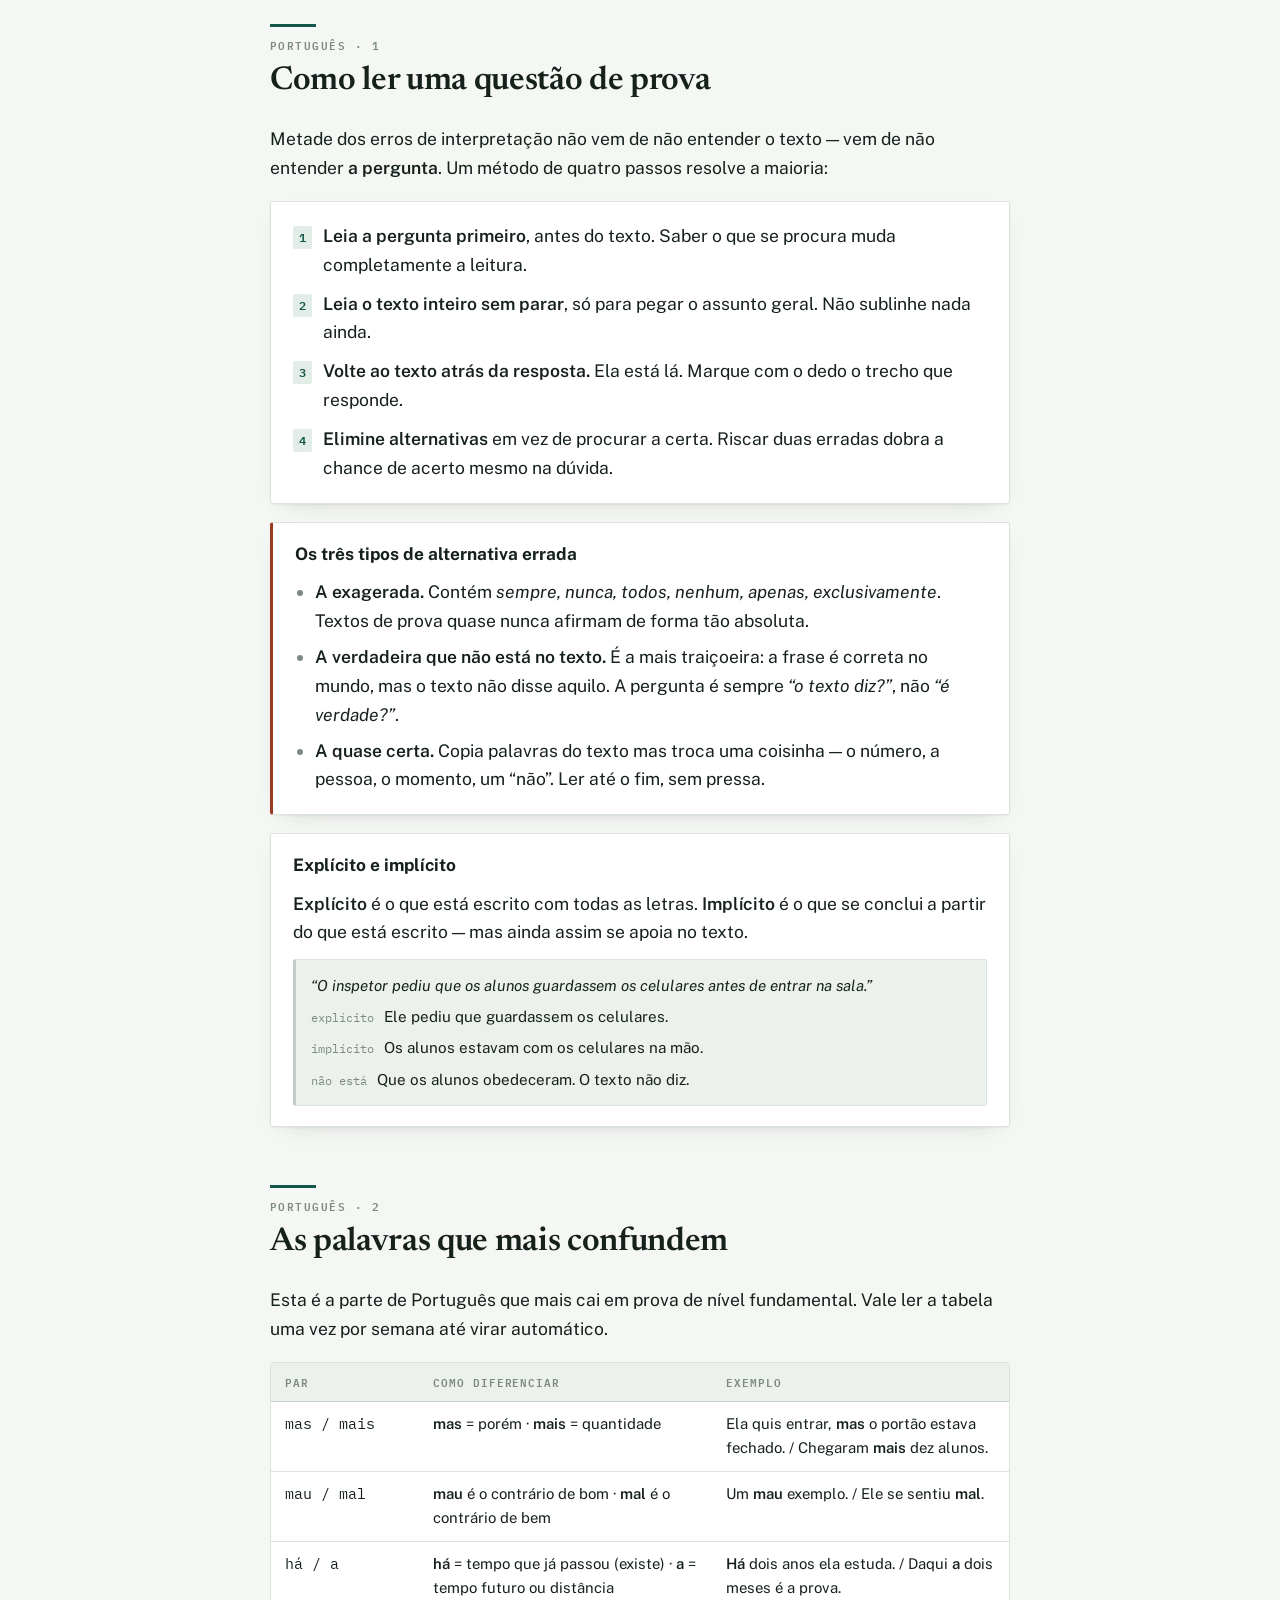
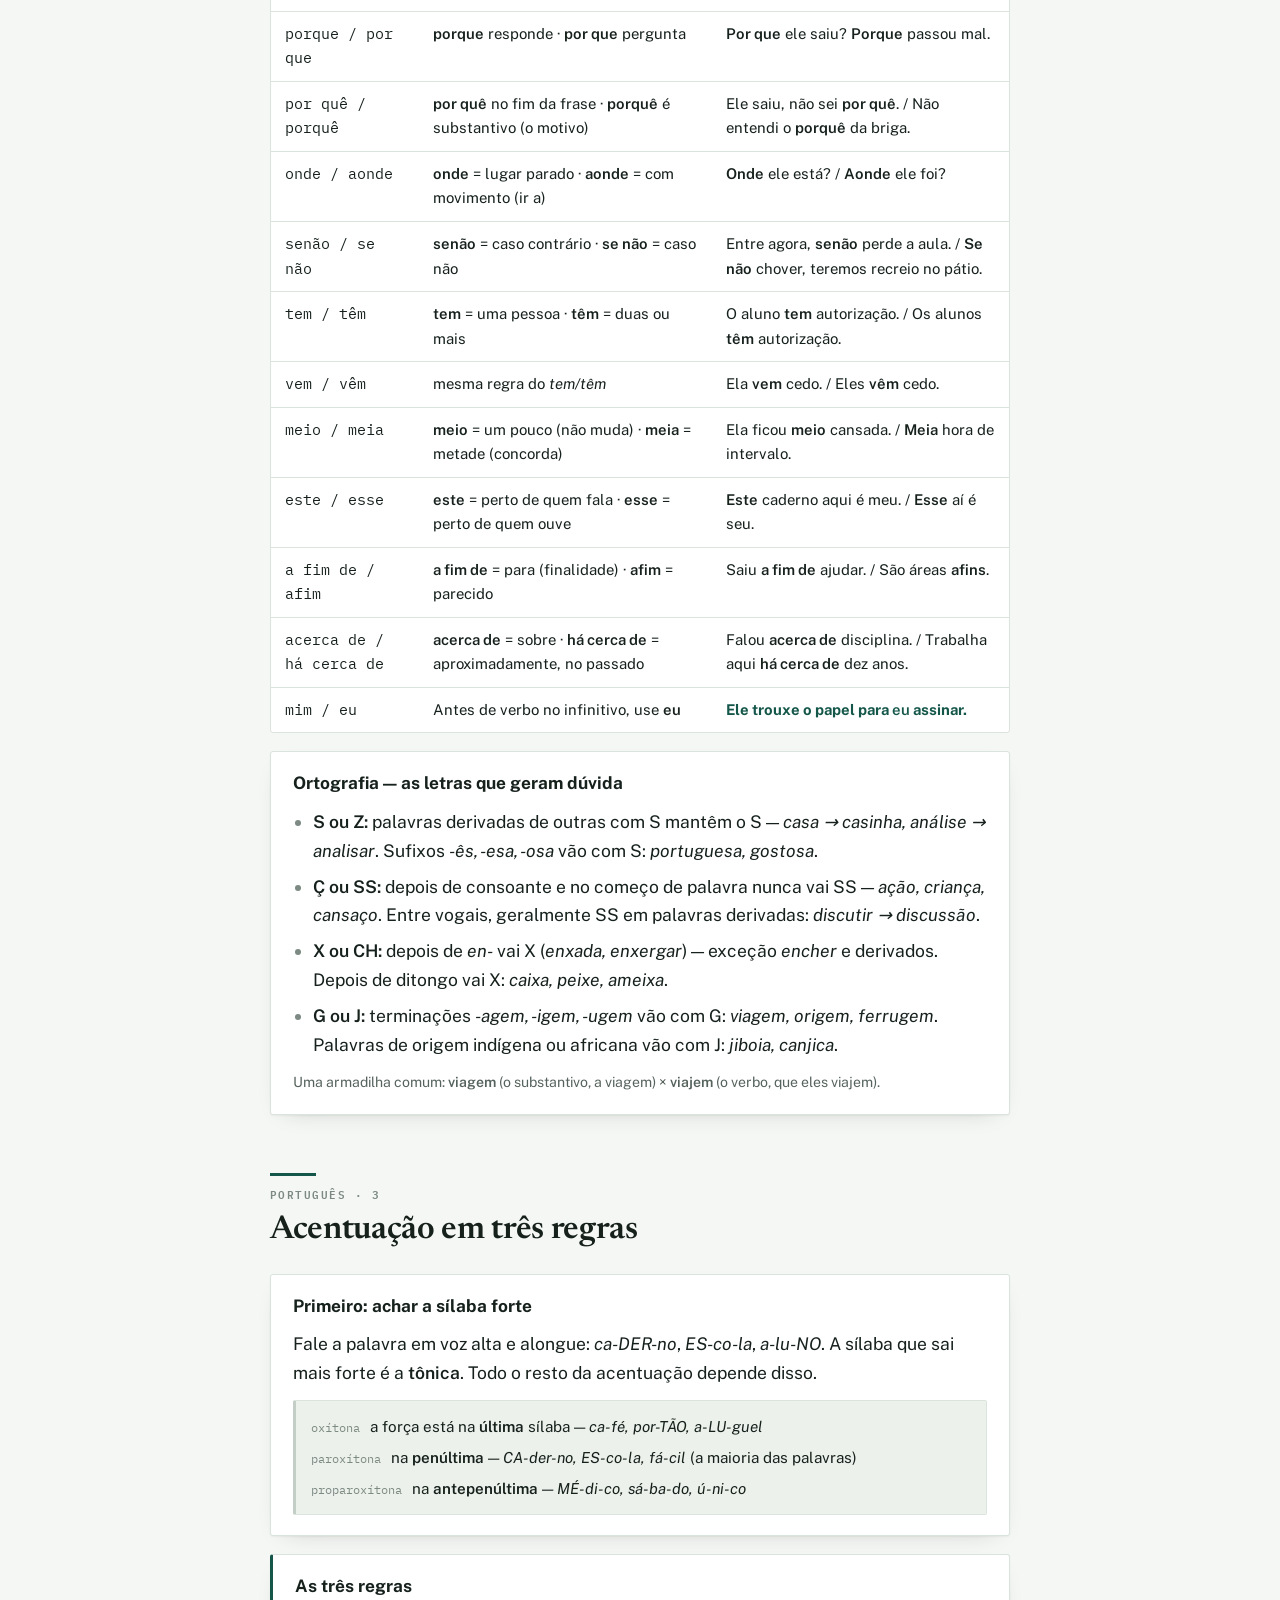
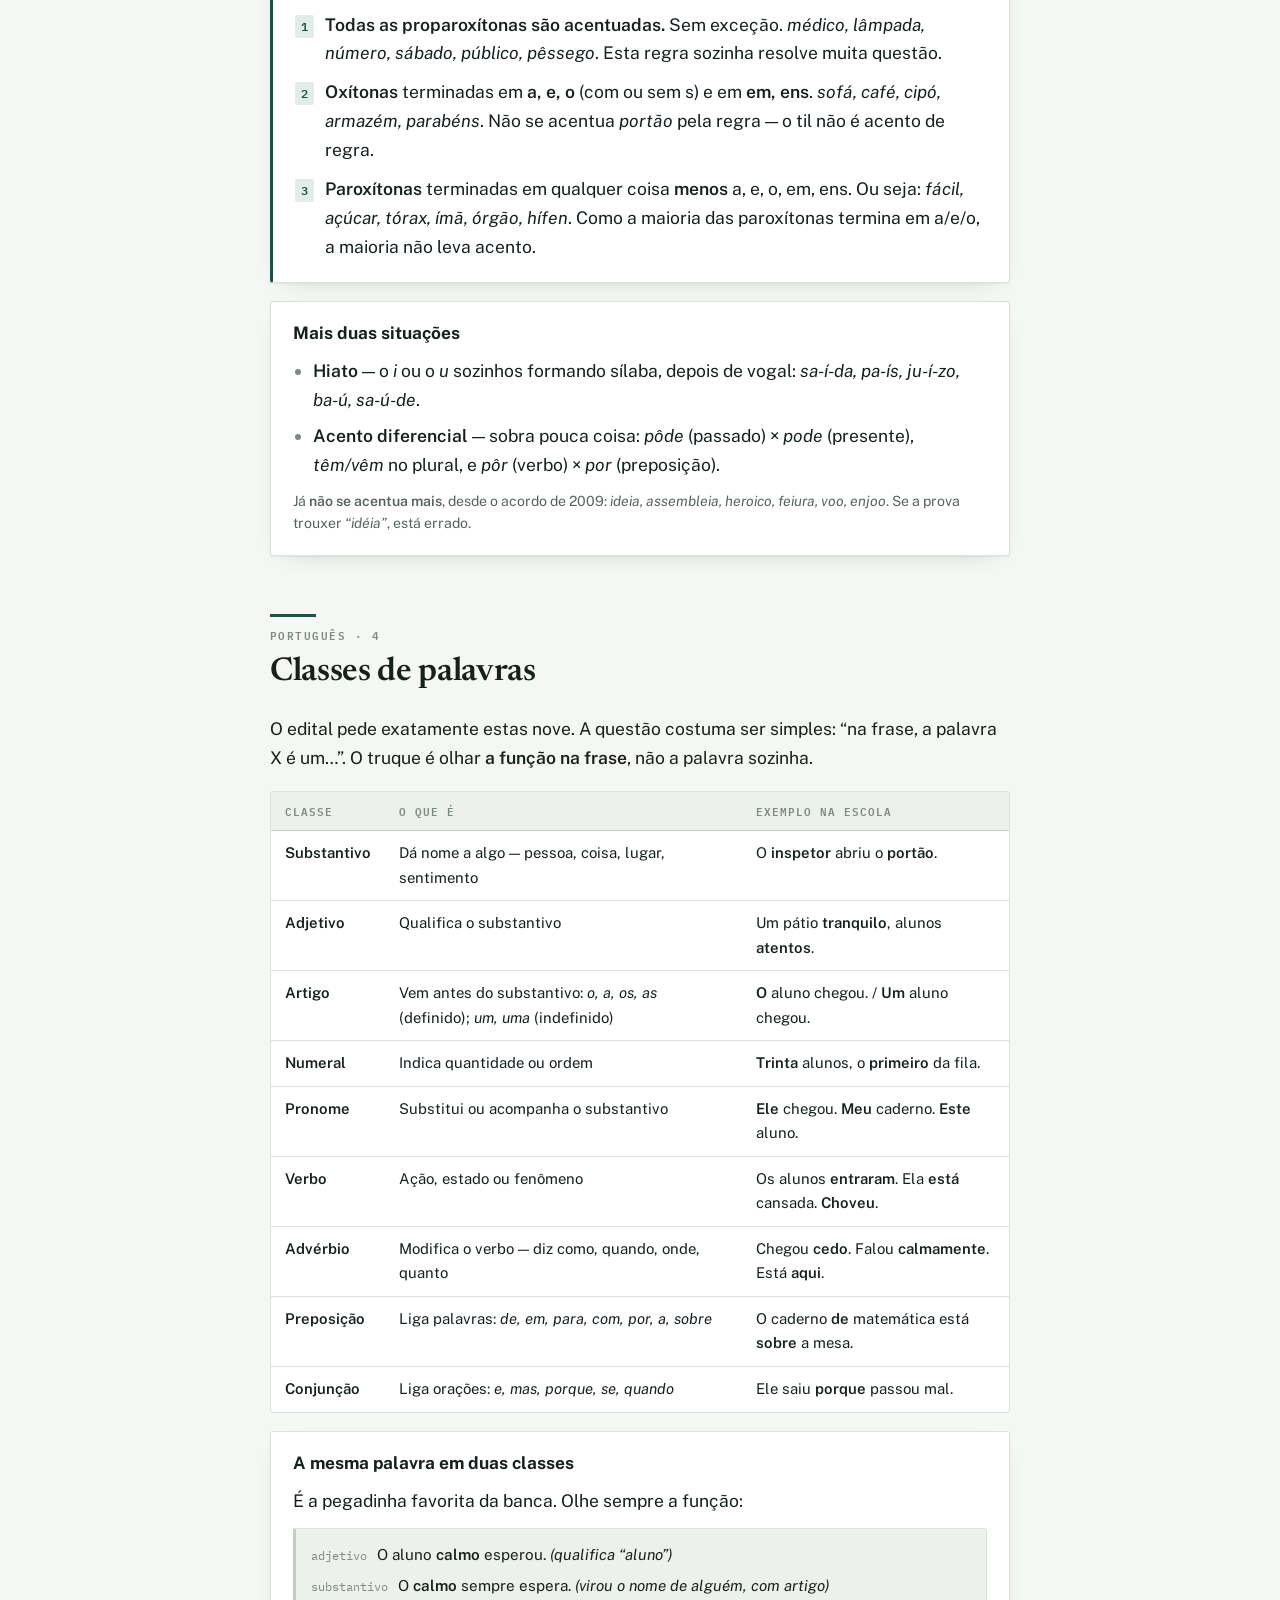
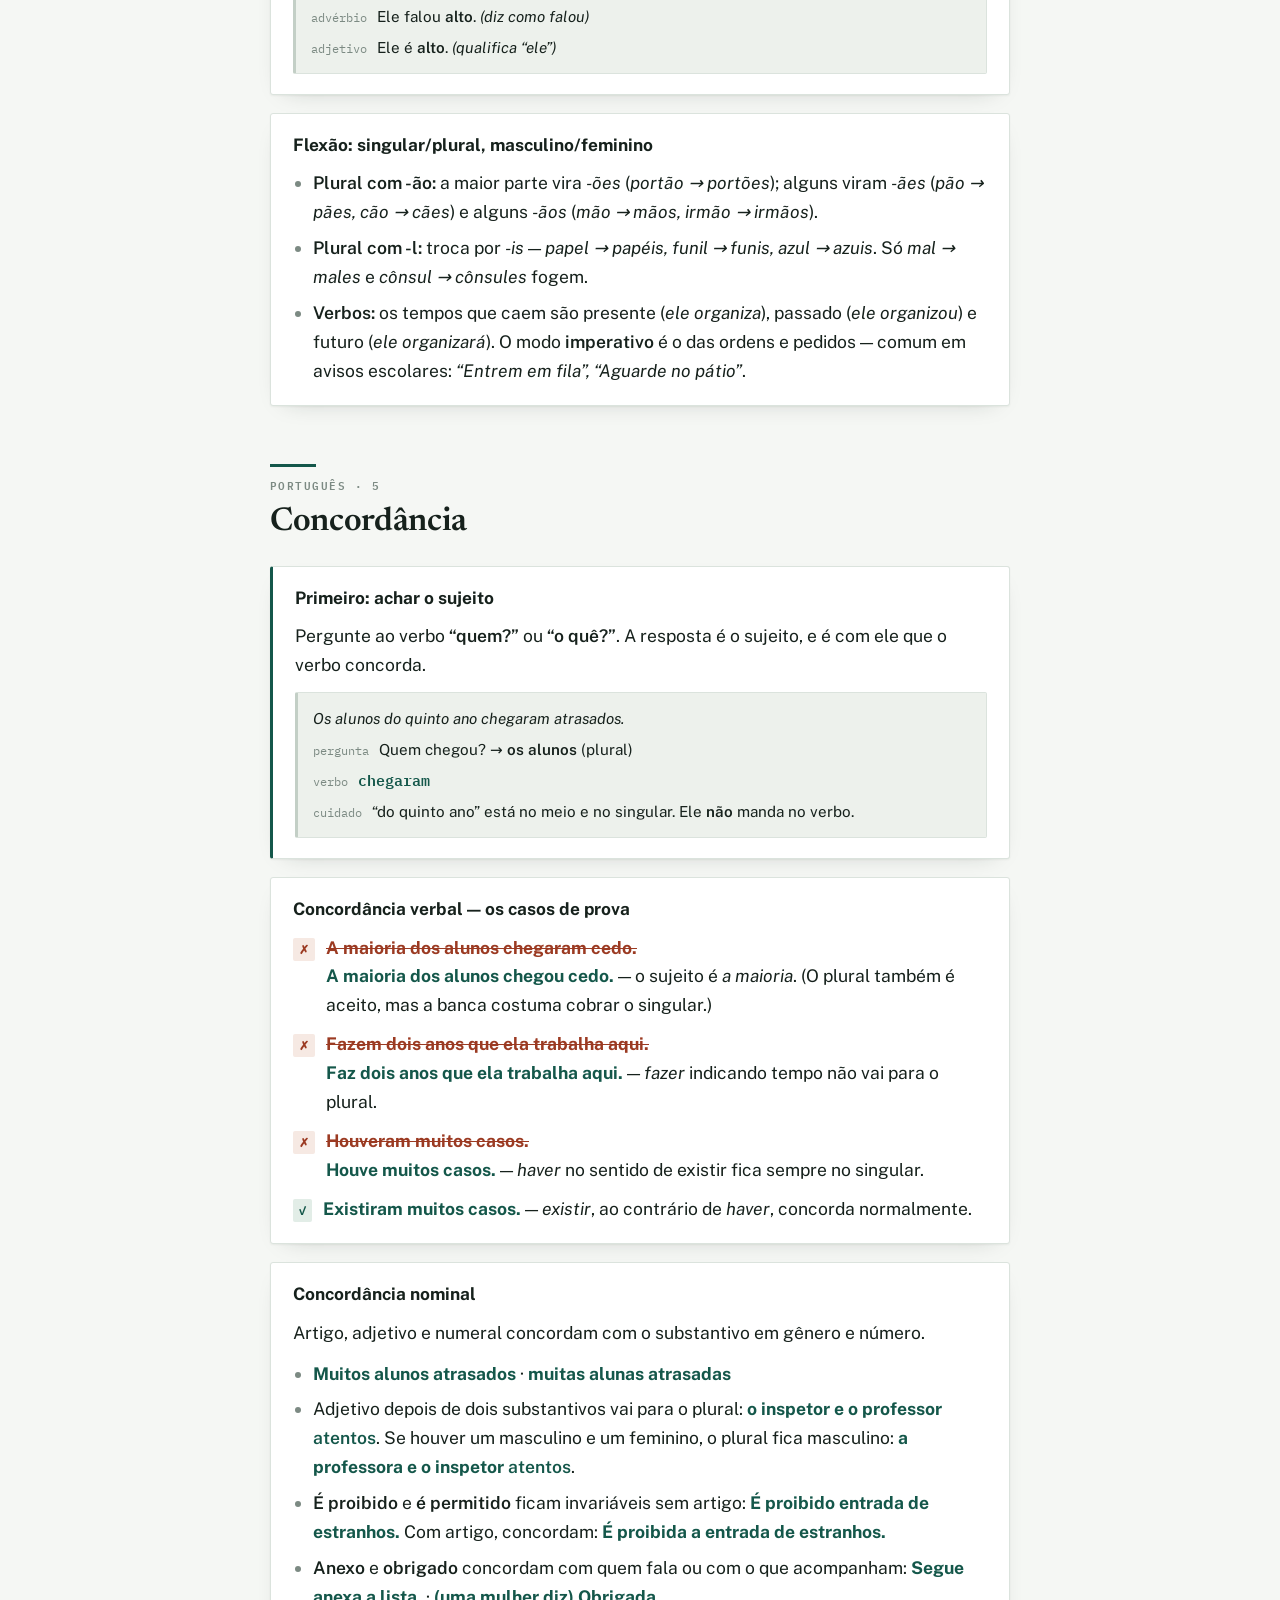
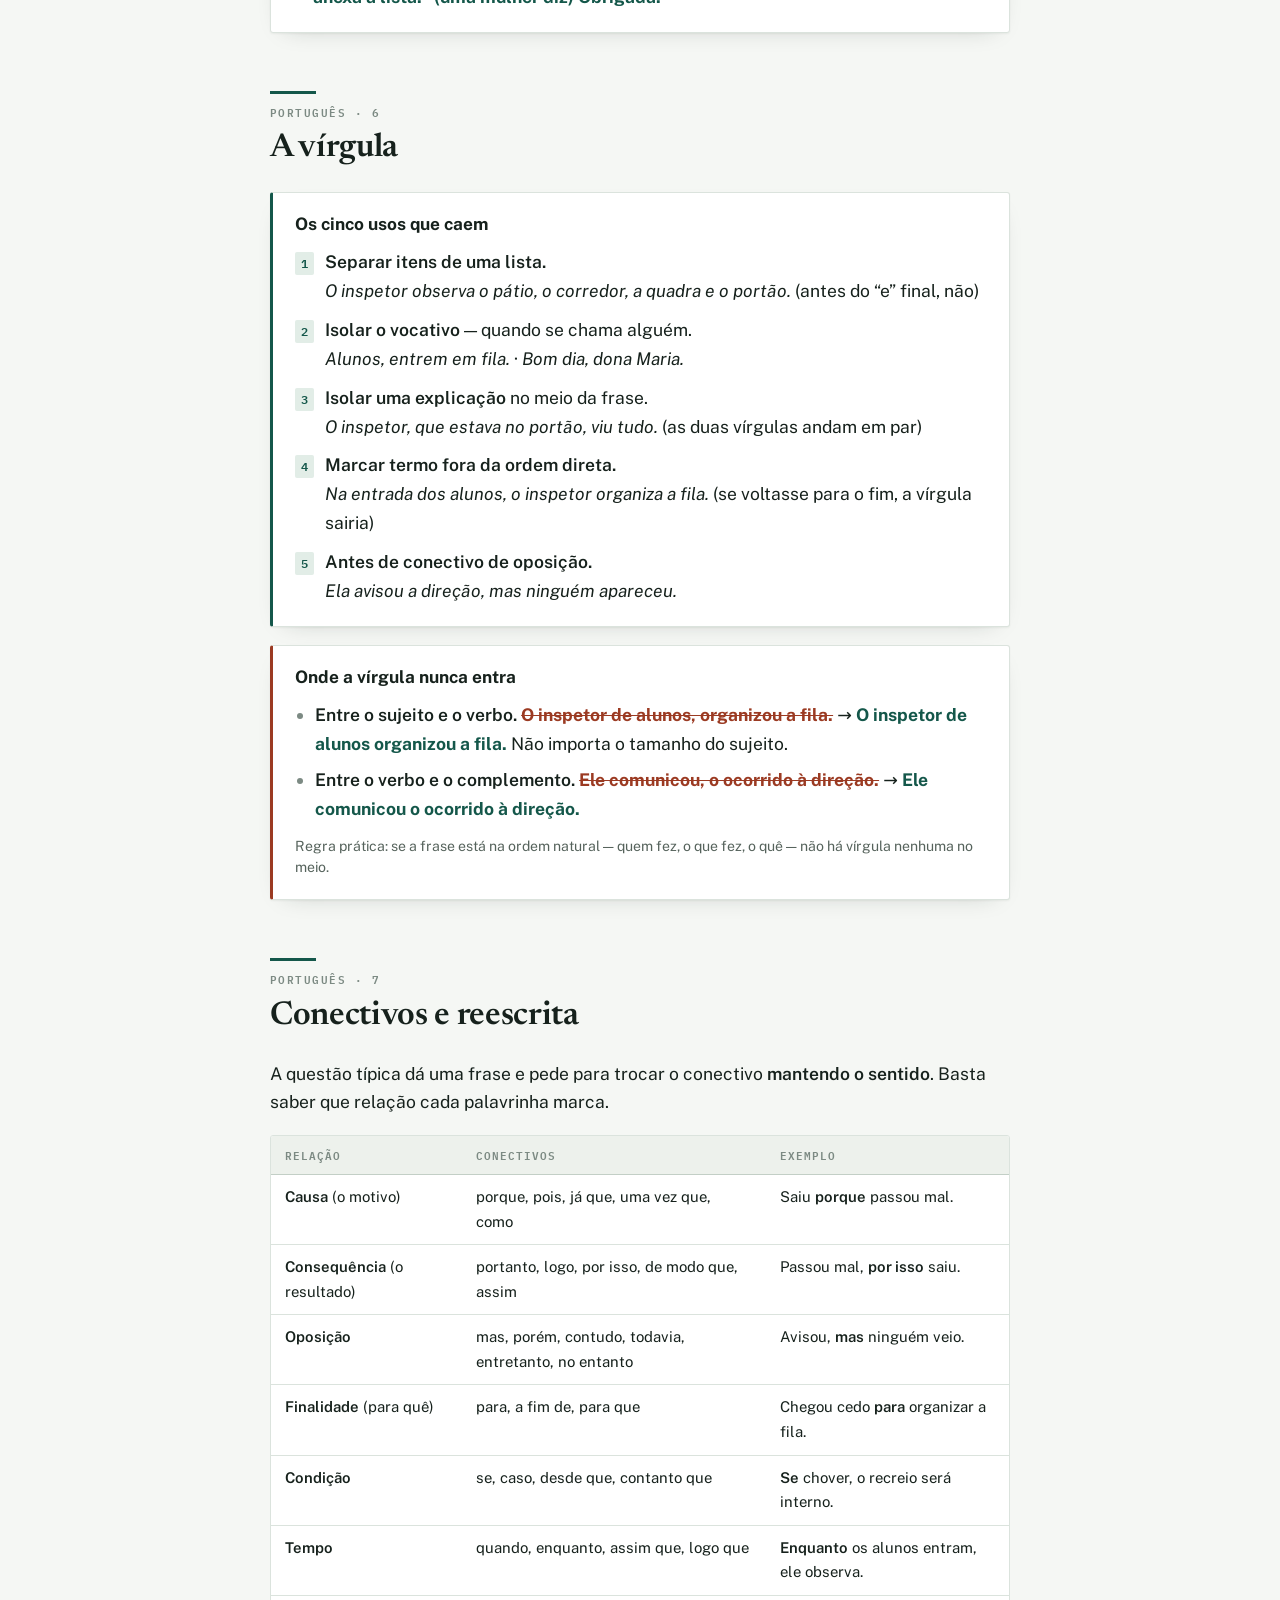
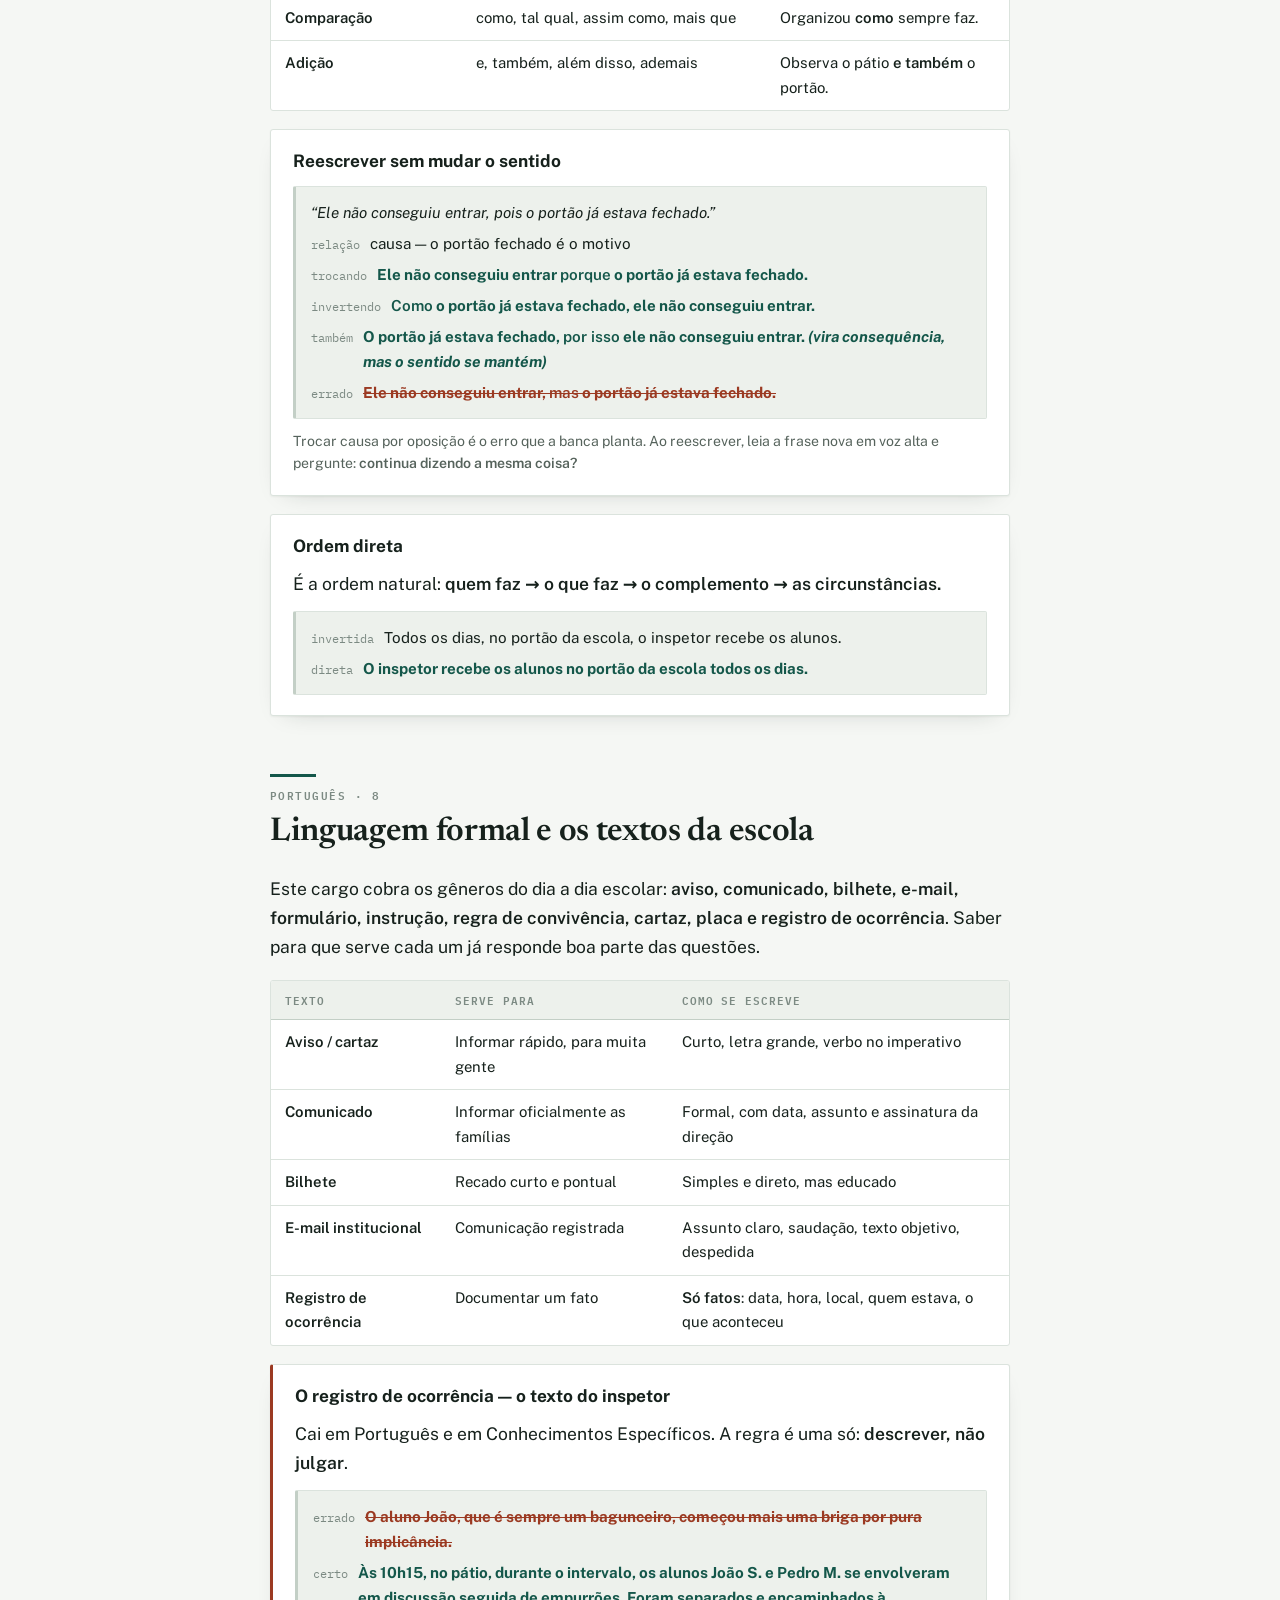
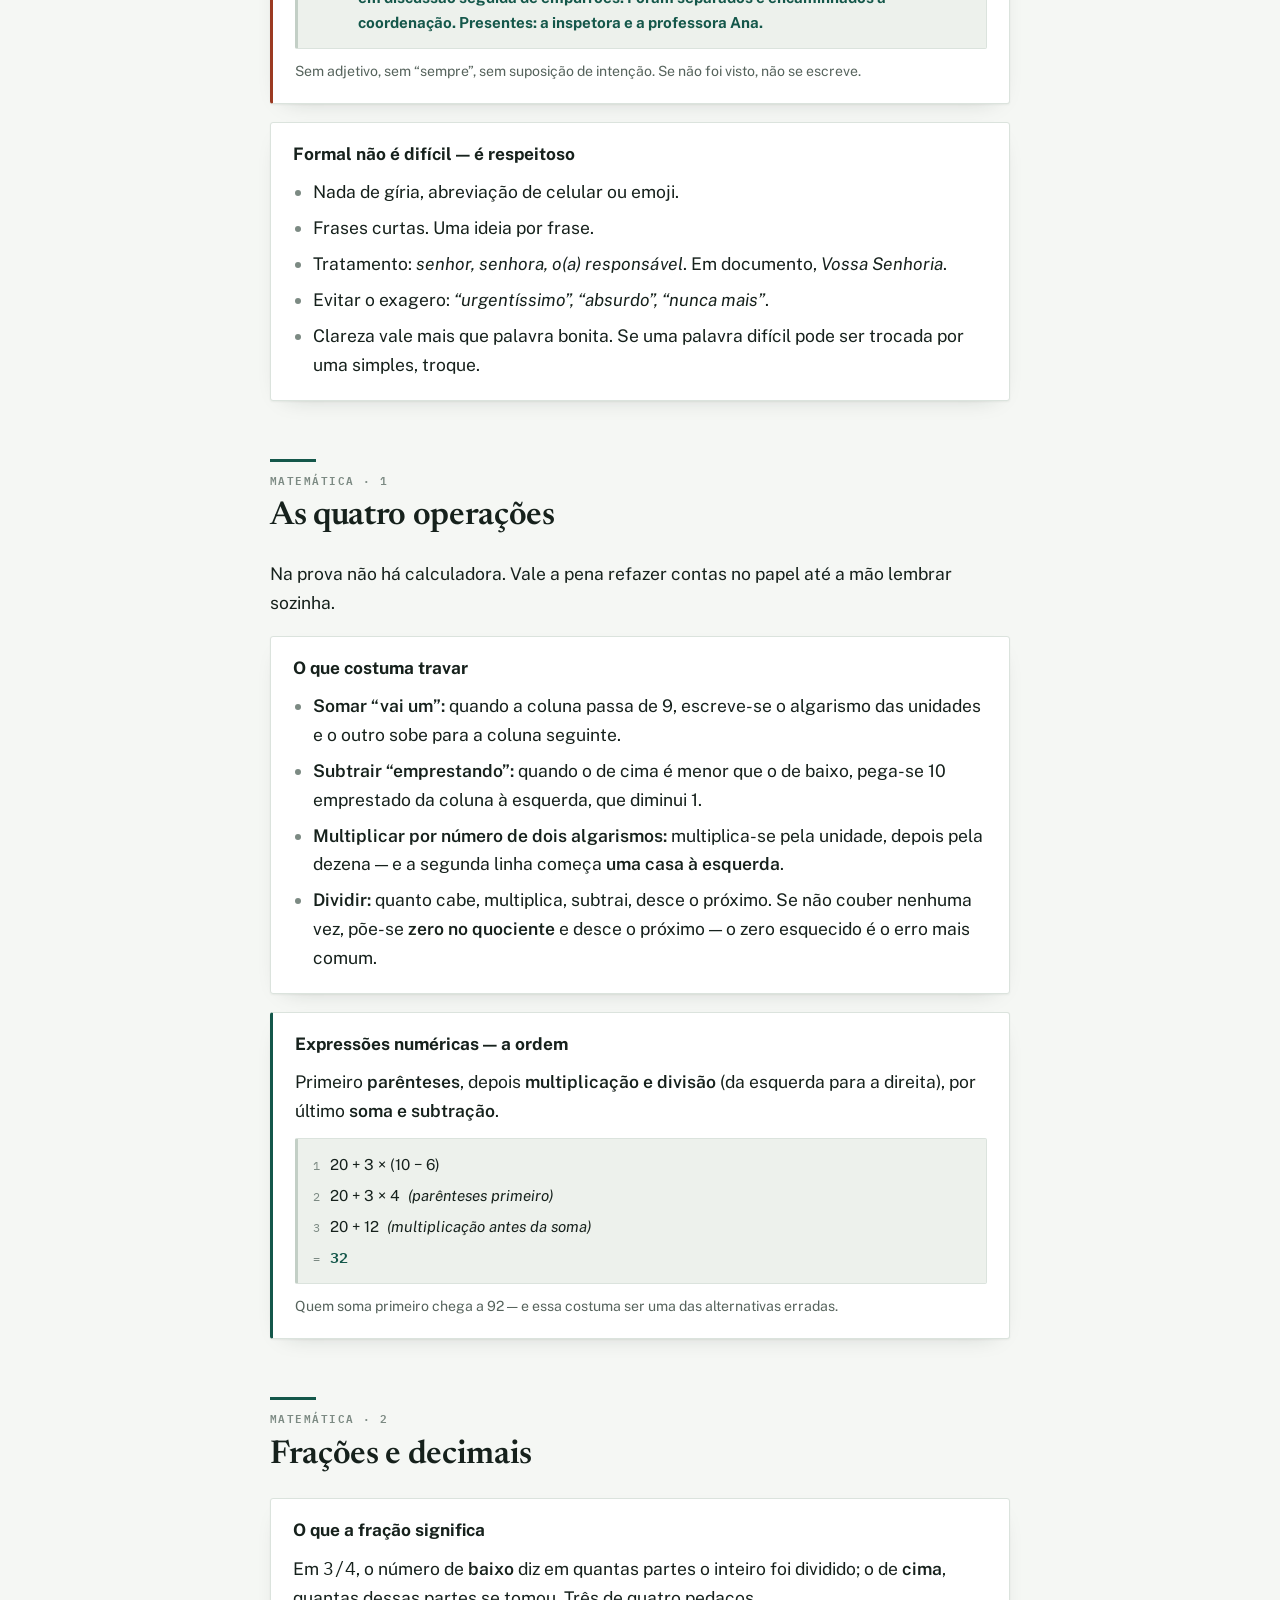
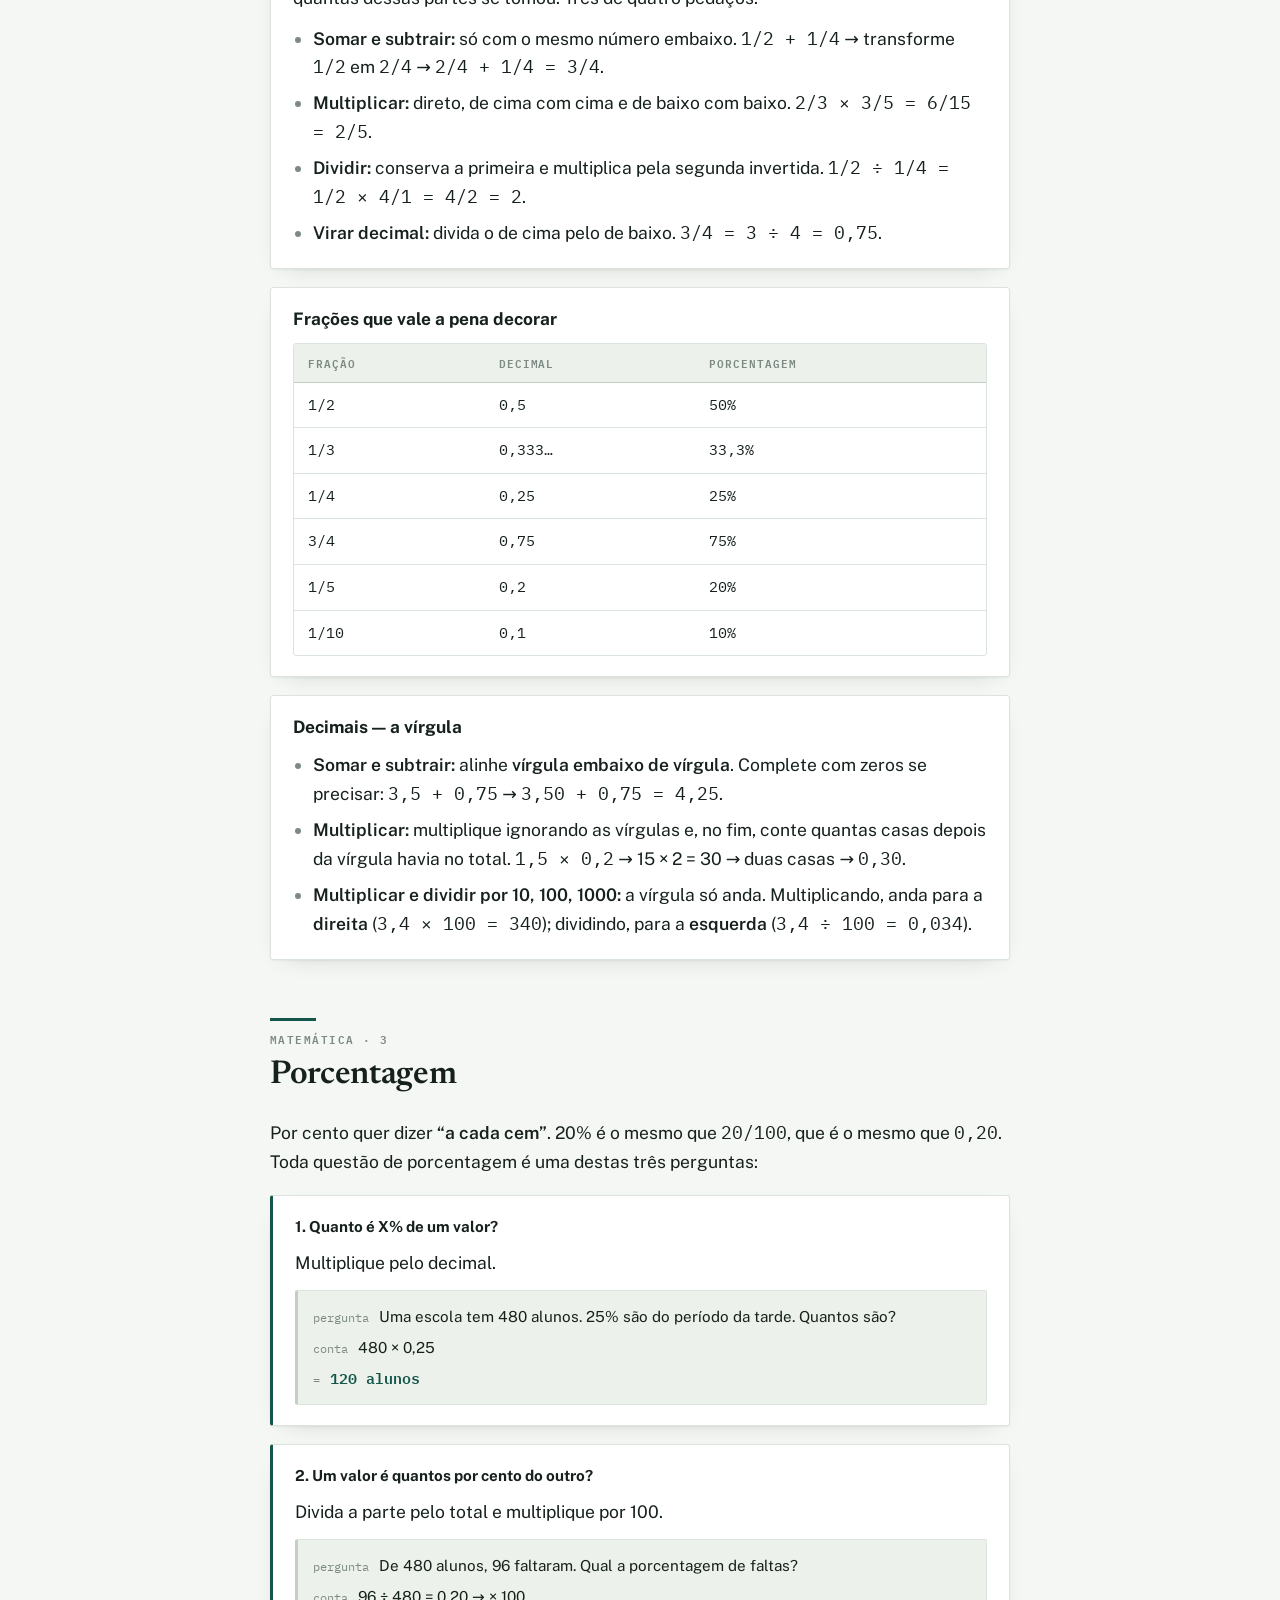
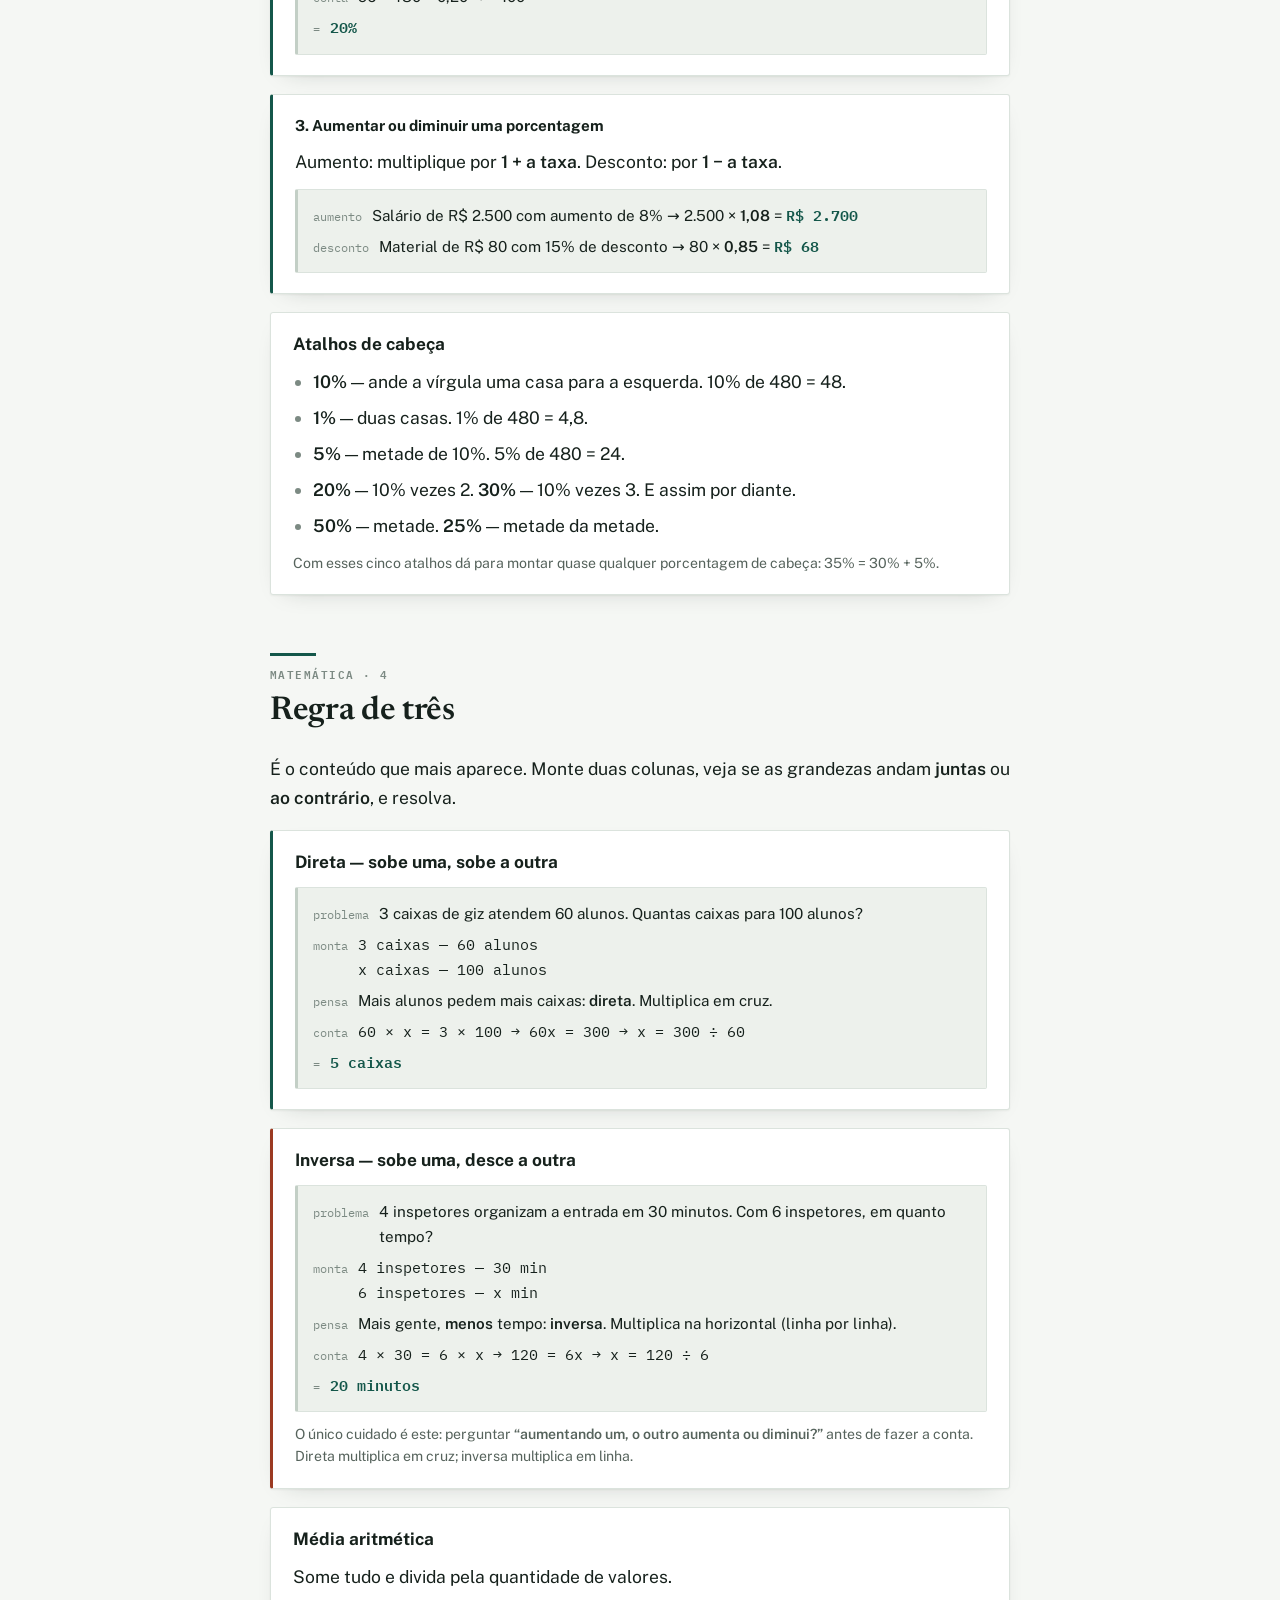
<file: revisao.html>
<!doctype html>
<html lang="pt-BR">
<head>
<meta charset="utf-8">
<meta name="viewport" content="width=device-width, initial-scale=1">
<meta name="description" content="Português e Matemática do zero, para retomar os estudos depois de anos parada.">
<meta name="theme-color" content="#14574A">
<title>Voltando a Estudar</title>
<link rel="preconnect" href="https://fonts.googleapis.com">
<link rel="preconnect" href="https://fonts.gstatic.com" crossorigin>
<link rel="stylesheet" href="https://fonts.googleapis.com/css2?family=Newsreader:ital,opsz,wght@0,6..72,400;0,600;1,6..72,400&family=Public+Sans:ital,wght@0,400;0,500;0,600;0,700;1,400&family=IBM+Plex+Mono:wght@400;500;600&display=swap">

<style>
  :root {
    --paper:   #F5F7F4;
    --surface: #FFFFFF;
    --sunk:    #EDF1EC;
    --ink:     #16211C;
    --ink-2:   #56635C;
    --ink-3:   #7C8A83;
    --line:    #DBE3DD;
    --line-2:  #C3CFC6;
    --accent:  #14574A;
    --accent-w:#E2EDE7;
    --alert:   #9B3A22;
    --alert-w: #F6E9E3;
    --shadow:  0 1px 2px rgba(22,33,28,.05), 0 8px 24px -16px rgba(22,33,28,.28);
  }
  @media (prefers-color-scheme: dark) {
    :root:not([data-theme="light"]) {
      --paper:#111614; --surface:#191F1B; --sunk:#1F2723;
      --ink:#E7EDE8; --ink-2:#9BA9A1; --ink-3:#7E8C85;
      --line:#2A342E; --line-2:#3A463F;
      --accent:#74C4AC; --accent-w:#1B2E29;
      --alert:#E4967A; --alert-w:#2E211C;
      --shadow: 0 1px 2px rgba(0,0,0,.3), 0 8px 24px -16px rgba(0,0,0,.7);
    }
  }
  :root[data-theme="dark"] {
    --paper:#111614; --surface:#191F1B; --sunk:#1F2723;
    --ink:#E7EDE8; --ink-2:#9BA9A1; --ink-3:#7E8C85;
    --line:#2A342E; --line-2:#3A463F;
    --accent:#74C4AC; --accent-w:#1B2E29;
    --alert:#E4967A; --alert-w:#2E211C;
    --shadow: 0 1px 2px rgba(0,0,0,.3), 0 8px 24px -16px rgba(0,0,0,.7);
  }

  * { box-sizing: border-box; }
  body {
    background: var(--paper); color: var(--ink);
    font-family: "Public Sans", "Segoe UI", system-ui, sans-serif;
    font-size: 17.5px; line-height: 1.65;
    -webkit-font-smoothing: antialiased;
    margin: 0; padding: 0 20px 96px;
  }
  .wrap { max-width: 740px; margin: 0 auto; }

  h1, h2, h3, h4 { text-wrap: balance; margin: 0; }
  h1 { font-family: Newsreader, Georgia, serif; font-size: clamp(2.1rem, 6vw, 3rem); font-weight: 600; line-height: 1.08; letter-spacing: -.015em; }
  h2 { font-family: Newsreader, Georgia, serif; font-size: clamp(1.6rem, 4.4vw, 2.05rem); font-weight: 600; line-height: 1.15; letter-spacing: -.01em; }
  h3 { font-size: 1.08rem; font-weight: 700; line-height: 1.35; }
  h4 { font-size: .95rem; font-weight: 700; line-height: 1.4; }
  p { margin: 0; }
  strong { font-weight: 600; }
  a { color: var(--accent); text-underline-offset: 2px; }
  a:focus-visible { outline: 2px solid var(--accent); outline-offset: 3px; border-radius: 3px; }

  .eyebrow { font-family: "IBM Plex Mono", ui-monospace, monospace; font-size: .705rem; font-weight: 600; letter-spacing: .13em; text-transform: uppercase; color: var(--ink-3); }
  .lede { font-size: 1.1rem; color: var(--ink-2); }
  .fine { font-size: .88rem; color: var(--ink-2); line-height: 1.55; }
  .mono { font-family: "IBM Plex Mono", ui-monospace, monospace; font-variant-numeric: tabular-nums; }

  .mast { padding: 54px 0 32px; border-bottom: 2px solid var(--ink); display: flex; flex-direction: column; gap: 16px; }

  /* ---------- kit de estudo ---------- */
  .kit { display: flex; flex-wrap: wrap; align-items: center; gap: 7px 9px; padding-top: 4px;
         font-family: "IBM Plex Mono", ui-monospace, monospace; font-size: .715rem; }
  .kit-label { color: var(--ink-3); letter-spacing: .11em; text-transform: uppercase; font-weight: 600; }
  .kit a, .kit .atual { border-radius: 100px; padding: 6px 13px; white-space: nowrap; border: 1px solid var(--line-2); }
  .kit a { color: var(--ink-2); text-decoration: none; }
  .kit a:hover { color: var(--ink); background: var(--sunk); border-color: var(--ink-3); }
  .kit a:focus-visible { outline: 2px solid var(--accent); outline-offset: 2px; }
  .kit .atual { color: var(--accent); border-color: var(--accent); background: var(--accent-w); font-weight: 600; }

  nav.jump {
    position: sticky; top: 0; z-index: 20;
    background: color-mix(in srgb, var(--paper) 92%, transparent);
    backdrop-filter: blur(8px);
    border-bottom: 1px solid var(--line);
    margin: 0 -20px; padding: 0 20px;
  }
  .jump-inner { max-width: 740px; margin: 0 auto; display: flex; gap: 4px; overflow-x: auto; scrollbar-width: none; padding: 9px 0; }
  .jump-inner::-webkit-scrollbar { display: none; }
  .jump a {
    flex: 0 0 auto; font-family: "IBM Plex Mono", monospace;
    font-size: .74rem; font-weight: 500; letter-spacing: .04em; text-transform: uppercase;
    color: var(--ink-2); text-decoration: none; padding: 5px 11px;
    border-radius: 100px; border: 1px solid transparent; white-space: nowrap;
  }
  .jump a:hover { color: var(--ink); background: var(--sunk); border-color: var(--line); }

  section { padding-top: 58px; scroll-margin-top: 56px; }
  .sec-head { display: flex; flex-direction: column; gap: 9px; margin-bottom: 24px; }
  .sec-head .bar { width: 46px; height: 3px; background: var(--accent); }
  .stack { display: flex; flex-direction: column; gap: 18px; }

  .card {
    background: var(--surface); border: 1px solid var(--line); border-radius: 3px;
    padding: 20px 22px; display: flex; flex-direction: column; gap: 12px; box-shadow: var(--shadow);
  }
  .card.rule { border-left: 3px solid var(--accent); }
  .card.rule-hot { border-left: 3px solid var(--alert); }
  .note { background: var(--sunk); border: 1px solid var(--line); border-radius: 3px; padding: 16px 18px; display: flex; flex-direction: column; gap: 9px; }
  .note.warn { background: var(--alert-w); border-color: color-mix(in srgb, var(--alert) 32%, transparent); }
  .note.warn .eyebrow { color: var(--alert); }

  /* worked example */
  .ex {
    background: var(--sunk); border: 1px solid var(--line); border-left: 3px solid var(--line-2);
    border-radius: 2px; padding: 13px 15px;
    display: flex; flex-direction: column; gap: 6px;
    font-size: .95rem;
  }
  .ex .step { display: flex; gap: 10px; align-items: baseline; }
  .ex .step-n { font-family: "IBM Plex Mono", monospace; font-size: .74rem; color: var(--ink-3); flex: 0 0 auto; }
  .ex .res { font-family: "IBM Plex Mono", monospace; font-weight: 600; color: var(--accent); font-variant-numeric: tabular-nums; }

  ul.clean, ol.clean { margin: 0; padding-left: 1.15em; display: flex; flex-direction: column; gap: 7px; }
  ul.clean li::marker { color: var(--ink-3); }
  ol.clean li::marker { color: var(--ink-3); font-family: "IBM Plex Mono", monospace; font-size: .85em; }
  ul.flat { margin: 0; padding: 0; list-style: none; display: flex; flex-direction: column; gap: 10px; }
  ul.flat > li { display: flex; gap: 11px; align-items: flex-start; }
  .tag {
    flex: 0 0 auto; font-family: "IBM Plex Mono", monospace; font-size: .72rem; font-weight: 600;
    color: var(--accent); background: var(--accent-w); border-radius: 2px; padding: 2px 6px; margin-top: 4px; white-space: nowrap;
  }
  .tag.hot { color: var(--alert); background: var(--alert-w); }

  .tw { overflow-x: auto; border: 1px solid var(--line); border-radius: 3px; background: var(--surface); }
  table { border-collapse: collapse; width: 100%; font-size: .93rem; min-width: 440px; }
  th, td { text-align: left; padding: 10px 14px; border-bottom: 1px solid var(--line); vertical-align: top; }
  thead th { font-family: "IBM Plex Mono", monospace; font-size: .68rem; font-weight: 600; letter-spacing: .09em; text-transform: uppercase; color: var(--ink-3); background: var(--sunk); border-bottom: 1px solid var(--line-2); }
  tbody tr:last-child td { border-bottom: 0; }
  td.mono, th.mono { font-family: "IBM Plex Mono", monospace; font-variant-numeric: tabular-nums; }

  .ok  { color: var(--accent); font-weight: 700; }
  .bad { color: var(--alert); font-weight: 700; text-decoration: line-through; text-decoration-thickness: 1px; }
  .grid2 { display: grid; grid-template-columns: repeat(auto-fit, minmax(240px, 1fr)); gap: 14px; }
  hr { border: 0; border-top: 1px solid var(--line); margin: 2px 0; }
  code { font-family: "IBM Plex Mono", monospace; font-size: .88em; background: var(--sunk); border: 1px solid var(--line); border-radius: 2px; padding: 1px 5px; }

  footer { margin-top: 70px; padding-top: 24px; border-top: 2px solid var(--ink); display: flex; flex-direction: column; gap: 12px; }

  @media (max-width: 560px) {
    body { font-size: 17px; padding: 0 16px 72px; }
    nav.jump { margin: 0 -16px; padding: 0 16px; }
    .card { padding: 17px 18px; }
  }
  @media print {
    nav.jump { display: none; }
    body { background: #fff; color: #000; }
    .card, .note, .tw, .ex { break-inside: avoid; box-shadow: none; }
  }
</style>
</head>
<body>
<div class="wrap">

  <header class="mast">
    <span class="eyebrow">Concurso de Inspetor de Alunos · Santos 2026</span>
    <h1>Voltando a Estudar</h1>
    <p class="lede">Português e Matemática do começo, para quem está há anos sem abrir um caderno. Nada aqui pressupõe que você lembre de alguma coisa da escola — é para reler devagar, em voz alta, quantas vezes precisar.</p>
    <nav class="kit" aria-label="Material de estudo">
      <span class="kit-label">Kit de estudo</span>
      <a href="./index.html">Início</a>
      <a href="./conferir.html">Conferir</a>
      <span class="atual">Voltando a Estudar</span>
      <a href="./caderno.html">Caderno</a>
      <a href="./simulado.html">Simulado 1</a>
      <a href="./simulado2.html">Simulado 2</a>
      <a href="./treino.html">Treino dos erros</a>
      <a href="./legislacao.html">Legislação</a>
      <a href="./especificos.html">Específicos</a>
    </nav>
  </header>

  <nav class="jump" aria-label="Seções">
    <div class="jump-inner">
      <a href="#comecar">Como recomeçar</a>
      <a href="#leitura">Ler a questão</a>
      <a href="#palavras">Palavras que confundem</a>
      <a href="#acento">Acentuação</a>
      <a href="#classes">Classes de palavras</a>
      <a href="#concordancia">Concordância</a>
      <a href="#virgula">Vírgula</a>
      <a href="#conectivos">Conectivos</a>
      <a href="#formal">Linguagem formal</a>
      <a href="#contas">Contas</a>
      <a href="#fracao">Frações</a>
      <a href="#porcento">Porcentagem</a>
      <a href="#tres">Regra de três</a>
      <a href="#medidas">Medidas e tempo</a>
      <a href="#tabelas">Tabelas</a>
    </div>
  </nav>

  <!-- =============== COMEÇAR =============== -->
  <section id="comecar">
    <div class="sec-head">
      <div class="bar"></div>
      <span class="eyebrow">Antes de tudo</span>
      <h2>Como recomeçar depois de anos parada</h2>
    </div>

    <div class="stack">
      <p>Voltar a estudar depois de muito tempo tem uma dificuldade que não é de conteúdo, é de <strong>ritmo</strong>. Nas duas primeiras semanas parece que nada entra, a leitura cansa rápido e a cabeça foge. Isso é normal e passa — não é sinal de que não vai dar certo. É só o hábito voltando.</p>

      <div class="card rule">
        <h3>Sete coisas que funcionam de verdade</h3>
        <ul class="flat">
          <li><span class="tag">1</span><span><strong>Pouco e todo dia vence muito de vez em quando.</strong> 40 minutos por dia rende bem mais que quatro horas no domingo. O cérebro fixa por repetição, não por esforço concentrado.</span></li>
          <li><span class="tag">2</span><span><strong>Ler em voz alta.</strong> Parece bobagem, mas para quem está sem prática de leitura é o que mais ajuda: obriga a ir mais devagar e usa dois sentidos ao mesmo tempo.</span></li>
          <li><span class="tag">3</span><span><strong>Escrever à mão o que aprendeu.</strong> Depois de ler uma parte, feche o material e escreva num caderno, com suas palavras, o que ficou. O que não conseguir escrever é exatamente o que precisa reler.</span></li>
          <li><span class="tag">4</span><span><strong>Revisar em intervalos crescentes.</strong> O que estudou hoje, reveja amanhã (5 minutos), depois em três dias, depois em uma semana. Três revisões curtas fixam mais do que estudar a mesma coisa três horas seguidas.</span></li>
          <li><span class="tag">5</span><span><strong>Um caderno só de erros.</strong> Toda questão errada vai para lá, com a explicação do porquê. Na véspera da prova, é a única coisa que ela precisa reler.</span></li>
          <li><span class="tag">6</span><span><strong>Blocos de 25 minutos com 5 de pausa.</strong> Quando bater o cansaço ou a cabeça começar a fugir, é sinal de que passou da hora da pausa — não de que “não está conseguindo”.</span></li>
          <li><span class="tag">7</span><span><strong>Estudar sempre no mesmo lugar e no mesmo horário.</strong> Reduz o esforço de começar, que é a parte mais difícil do dia.</span></li>
        </ul>
      </div>

      <div class="note">
        <span class="eyebrow">Um lembrete</span>
        <p>Português e Matemática juntas valem <strong>16 dos 100 pontos</strong> da prova. Este material serve para ela não perder ponto bobo e para destravar a leitura — não para virar especialista. O que decide o concurso está no <em>Caderno do Inspetor</em>: Conhecimentos Específicos e Legislação, que valem 72.</p>
      </div>
    </div>
  </section>

  <!-- =============== LEITURA =============== -->
  <section id="leitura">
    <div class="sec-head">
      <div class="bar"></div>
      <span class="eyebrow">Português · 1</span>
      <h2>Como ler uma questão de prova</h2>
    </div>

    <div class="stack">
      <p>Metade dos erros de interpretação não vem de não entender o texto — vem de não entender <strong>a pergunta</strong>. Um método de quatro passos resolve a maioria:</p>

      <div class="card">
        <ul class="flat">
          <li><span class="tag">1</span><span><strong>Leia a pergunta primeiro</strong>, antes do texto. Saber o que se procura muda completamente a leitura.</span></li>
          <li><span class="tag">2</span><span><strong>Leia o texto inteiro sem parar</strong>, só para pegar o assunto geral. Não sublinhe nada ainda.</span></li>
          <li><span class="tag">3</span><span><strong>Volte ao texto atrás da resposta.</strong> Ela está lá. Marque com o dedo o trecho que responde.</span></li>
          <li><span class="tag">4</span><span><strong>Elimine alternativas</strong> em vez de procurar a certa. Riscar duas erradas dobra a chance de acerto mesmo na dúvida.</span></li>
        </ul>
      </div>

      <div class="card rule-hot">
        <h3>Os três tipos de alternativa errada</h3>
        <ul class="clean">
          <li><strong>A exagerada.</strong> Contém <em>sempre, nunca, todos, nenhum, apenas, exclusivamente</em>. Textos de prova quase nunca afirmam de forma tão absoluta.</li>
          <li><strong>A verdadeira que não está no texto.</strong> É a mais traiçoeira: a frase é correta no mundo, mas o texto não disse aquilo. A pergunta é sempre <em>“o texto diz?”</em>, não <em>“é verdade?”</em>.</li>
          <li><strong>A quase certa.</strong> Copia palavras do texto mas troca uma coisinha — o número, a pessoa, o momento, um “não”. Ler até o fim, sem pressa.</li>
        </ul>
      </div>

      <div class="card">
        <h3>Explícito e implícito</h3>
        <p><strong>Explícito</strong> é o que está escrito com todas as letras. <strong>Implícito</strong> é o que se conclui a partir do que está escrito — mas ainda assim se apoia no texto.</p>
        <div class="ex">
          <p><em>“O inspetor pediu que os alunos guardassem os celulares antes de entrar na sala.”</em></p>
          <div class="step"><span class="step-n">explícito</span><span>Ele pediu que guardassem os celulares.</span></div>
          <div class="step"><span class="step-n">implícito</span><span>Os alunos estavam com os celulares na mão.</span></div>
          <div class="step"><span class="step-n">não está</span><span>Que os alunos obedeceram. O texto não diz.</span></div>
        </div>
      </div>
    </div>
  </section>

  <!-- =============== PALAVRAS =============== -->
  <section id="palavras">
    <div class="sec-head">
      <div class="bar"></div>
      <span class="eyebrow">Português · 2</span>
      <h2>As palavras que mais confundem</h2>
    </div>

    <div class="stack">
      <p>Esta é a parte de Português que mais cai em prova de nível fundamental. Vale ler a tabela uma vez por semana até virar automático.</p>

      <div class="tw">
        <table>
          <thead><tr><th>Par</th><th>Como diferenciar</th><th>Exemplo</th></tr></thead>
          <tbody>
            <tr><td class="mono">mas / mais</td><td><strong>mas</strong> = porém · <strong>mais</strong> = quantidade</td><td>Ela quis entrar, <strong>mas</strong> o portão estava fechado. / Chegaram <strong>mais</strong> dez alunos.</td></tr>
            <tr><td class="mono">mau / mal</td><td><strong>mau</strong> é o contrário de bom · <strong>mal</strong> é o contrário de bem</td><td>Um <strong>mau</strong> exemplo. / Ele se sentiu <strong>mal</strong>.</td></tr>
            <tr><td class="mono">há / a</td><td><strong>há</strong> = tempo que já passou (existe) · <strong>a</strong> = tempo futuro ou distância</td><td><strong>Há</strong> dois anos ela estuda. / Daqui <strong>a</strong> dois meses é a prova.</td></tr>
            <tr><td class="mono">porque / por que</td><td><strong>porque</strong> responde · <strong>por que</strong> pergunta</td><td><strong>Por que</strong> ele saiu? <strong>Porque</strong> passou mal.</td></tr>
            <tr><td class="mono">por quê / porquê</td><td><strong>por quê</strong> no fim da frase · <strong>porquê</strong> é substantivo (o motivo)</td><td>Ele saiu, não sei <strong>por quê</strong>. / Não entendi o <strong>porquê</strong> da briga.</td></tr>
            <tr><td class="mono">onde / aonde</td><td><strong>onde</strong> = lugar parado · <strong>aonde</strong> = com movimento (ir a)</td><td><strong>Onde</strong> ele está? / <strong>Aonde</strong> ele foi?</td></tr>
            <tr><td class="mono">senão / se não</td><td><strong>senão</strong> = caso contrário · <strong>se não</strong> = caso não</td><td>Entre agora, <strong>senão</strong> perde a aula. / <strong>Se não</strong> chover, teremos recreio no pátio.</td></tr>
            <tr><td class="mono">tem / têm</td><td><strong>tem</strong> = uma pessoa · <strong>têm</strong> = duas ou mais</td><td>O aluno <strong>tem</strong> autorização. / Os alunos <strong>têm</strong> autorização.</td></tr>
            <tr><td class="mono">vem / vêm</td><td>mesma regra do <em>tem/têm</em></td><td>Ela <strong>vem</strong> cedo. / Eles <strong>vêm</strong> cedo.</td></tr>
            <tr><td class="mono">meio / meia</td><td><strong>meio</strong> = um pouco (não muda) · <strong>meia</strong> = metade (concorda)</td><td>Ela ficou <strong>meio</strong> cansada. / <strong>Meia</strong> hora de intervalo.</td></tr>
            <tr><td class="mono">este / esse</td><td><strong>este</strong> = perto de quem fala · <strong>esse</strong> = perto de quem ouve</td><td><strong>Este</strong> caderno aqui é meu. / <strong>Esse</strong> aí é seu.</td></tr>
            <tr><td class="mono">a fim de / afim</td><td><strong>a fim de</strong> = para (finalidade) · <strong>afim</strong> = parecido</td><td>Saiu <strong>a fim de</strong> ajudar. / São áreas <strong>afins</strong>.</td></tr>
            <tr><td class="mono">acerca de / há cerca de</td><td><strong>acerca de</strong> = sobre · <strong>há cerca de</strong> = aproximadamente, no passado</td><td>Falou <strong>acerca de</strong> disciplina. / Trabalha aqui <strong>há cerca de</strong> dez anos.</td></tr>
            <tr><td class="mono">mim / eu</td><td>Antes de verbo no infinitivo, use <strong>eu</strong></td><td class="ok">Ele trouxe o papel para <strong>eu</strong> assinar.</td></tr>
          </tbody>
        </table>
      </div>

      <div class="card">
        <h3>Ortografia — as letras que geram dúvida</h3>
        <ul class="clean">
          <li><strong>S ou Z:</strong> palavras derivadas de outras com S mantêm o S — <em>casa → casinha, análise → analisar</em>. Sufixos <em>-ês, -esa, -osa</em> vão com S: <em>portuguesa, gostosa</em>.</li>
          <li><strong>Ç ou SS:</strong> depois de consoante e no começo de palavra nunca vai SS — <em>ação, criança, cansaço</em>. Entre vogais, geralmente SS em palavras derivadas: <em>discutir → discussão</em>.</li>
          <li><strong>X ou CH:</strong> depois de <em>en-</em> vai X (<em>enxada, enxergar</em>) — exceção <em>encher</em> e derivados. Depois de ditongo vai X: <em>caixa, peixe, ameixa</em>.</li>
          <li><strong>G ou J:</strong> terminações <em>-agem, -igem, -ugem</em> vão com G: <em>viagem, origem, ferrugem</em>. Palavras de origem indígena ou africana vão com J: <em>jiboia, canjica</em>.</li>
        </ul>
        <p class="fine">Uma armadilha comum: <strong>viagem</strong> (o substantivo, a viagem) × <strong>viajem</strong> (o verbo, que eles viajem).</p>
      </div>
    </div>
  </section>

  <!-- =============== ACENTUAÇÃO =============== -->
  <section id="acento">
    <div class="sec-head">
      <div class="bar"></div>
      <span class="eyebrow">Português · 3</span>
      <h2>Acentuação em três regras</h2>
    </div>

    <div class="stack">
      <div class="card">
        <h3>Primeiro: achar a sílaba forte</h3>
        <p>Fale a palavra em voz alta e alongue: <em>ca-DER-no</em>, <em>ES-co-la</em>, <em>a-lu-NO</em>. A sílaba que sai mais forte é a <strong>tônica</strong>. Todo o resto da acentuação depende disso.</p>
        <div class="ex">
          <div class="step"><span class="step-n">oxítona</span><span>a força está na <strong>última</strong> sílaba — <em>ca-fé, por-TÃO, a-LU-guel</em></span></div>
          <div class="step"><span class="step-n">paroxítona</span><span>na <strong>penúltima</strong> — <em>CA-der-no, ES-co-la, fá-cil</em> (a maioria das palavras)</span></div>
          <div class="step"><span class="step-n">proparoxítona</span><span>na <strong>antepenúltima</strong> — <em>MÉ-di-co, sá-ba-do, ú-ni-co</em></span></div>
        </div>
      </div>

      <div class="card rule">
        <h3>As três regras</h3>
        <ul class="flat">
          <li><span class="tag">1</span><span><strong>Todas as proparoxítonas são acentuadas.</strong> Sem exceção. <em>médico, lâmpada, número, sábado, público, pêssego</em>. Esta regra sozinha resolve muita questão.</span></li>
          <li><span class="tag">2</span><span><strong>Oxítonas</strong> terminadas em <strong>a, e, o</strong> (com ou sem s) e em <strong>em, ens</strong>. <em>sofá, café, cipó, armazém, parabéns</em>. Não se acentua <em>portão</em> pela regra — o til não é acento de regra.</span></li>
          <li><span class="tag">3</span><span><strong>Paroxítonas</strong> terminadas em qualquer coisa <strong>menos</strong> a, e, o, em, ens. Ou seja: <em>fácil, açúcar, tórax, ímã, órgão, hífen</em>. Como a maioria das paroxítonas termina em a/e/o, a maioria não leva acento.</span></li>
        </ul>
      </div>

      <div class="card">
        <h3>Mais duas situações</h3>
        <ul class="clean">
          <li><strong>Hiato</strong> — o <em>i</em> ou o <em>u</em> sozinhos formando sílaba, depois de vogal: <em>sa-í-da, pa-ís, ju-í-zo, ba-ú, sa-ú-de</em>.</li>
          <li><strong>Acento diferencial</strong> — sobra pouca coisa: <em>pôde</em> (passado) × <em>pode</em> (presente), <em>têm/vêm</em> no plural, e <em>pôr</em> (verbo) × <em>por</em> (preposição).</li>
        </ul>
        <p class="fine">Já <strong>não se acentua mais</strong>, desde o acordo de 2009: <em>ideia, assembleia, heroico, feiura, voo, enjoo</em>. Se a prova trouxer <em>“idéia”</em>, está errado.</p>
      </div>
    </div>
  </section>

  <!-- =============== CLASSES =============== -->
  <section id="classes">
    <div class="sec-head">
      <div class="bar"></div>
      <span class="eyebrow">Português · 4</span>
      <h2>Classes de palavras</h2>
    </div>

    <div class="stack">
      <p>O edital pede exatamente estas nove. A questão costuma ser simples: “na frase, a palavra X é um…”. O truque é olhar <strong>a função na frase</strong>, não a palavra sozinha.</p>

      <div class="tw">
        <table>
          <thead><tr><th>Classe</th><th>O que é</th><th>Exemplo na escola</th></tr></thead>
          <tbody>
            <tr><td><strong>Substantivo</strong></td><td>Dá nome a algo — pessoa, coisa, lugar, sentimento</td><td>O <strong>inspetor</strong> abriu o <strong>portão</strong>.</td></tr>
            <tr><td><strong>Adjetivo</strong></td><td>Qualifica o substantivo</td><td>Um pátio <strong>tranquilo</strong>, alunos <strong>atentos</strong>.</td></tr>
            <tr><td><strong>Artigo</strong></td><td>Vem antes do substantivo: <em>o, a, os, as</em> (definido); <em>um, uma</em> (indefinido)</td><td><strong>O</strong> aluno chegou. / <strong>Um</strong> aluno chegou.</td></tr>
            <tr><td><strong>Numeral</strong></td><td>Indica quantidade ou ordem</td><td><strong>Trinta</strong> alunos, o <strong>primeiro</strong> da fila.</td></tr>
            <tr><td><strong>Pronome</strong></td><td>Substitui ou acompanha o substantivo</td><td><strong>Ele</strong> chegou. <strong>Meu</strong> caderno. <strong>Este</strong> aluno.</td></tr>
            <tr><td><strong>Verbo</strong></td><td>Ação, estado ou fenômeno</td><td>Os alunos <strong>entraram</strong>. Ela <strong>está</strong> cansada. <strong>Choveu</strong>.</td></tr>
            <tr><td><strong>Advérbio</strong></td><td>Modifica o verbo — diz como, quando, onde, quanto</td><td>Chegou <strong>cedo</strong>. Falou <strong>calmamente</strong>. Está <strong>aqui</strong>.</td></tr>
            <tr><td><strong>Preposição</strong></td><td>Liga palavras: <em>de, em, para, com, por, a, sobre</em></td><td>O caderno <strong>de</strong> matemática está <strong>sobre</strong> a mesa.</td></tr>
            <tr><td><strong>Conjunção</strong></td><td>Liga orações: <em>e, mas, porque, se, quando</em></td><td>Ele saiu <strong>porque</strong> passou mal.</td></tr>
          </tbody>
        </table>
      </div>

      <div class="card">
        <h3>A mesma palavra em duas classes</h3>
        <p>É a pegadinha favorita da banca. Olhe sempre a função:</p>
        <div class="ex">
          <div class="step"><span class="step-n">adjetivo</span><span>O aluno <strong>calmo</strong> esperou. <em>(qualifica “aluno”)</em></span></div>
          <div class="step"><span class="step-n">substantivo</span><span>O <strong>calmo</strong> sempre espera. <em>(virou o nome de alguém, com artigo)</em></span></div>
          <div class="step"><span class="step-n">advérbio</span><span>Ele falou <strong>alto</strong>. <em>(diz como falou)</em></span></div>
          <div class="step"><span class="step-n">adjetivo</span><span>Ele é <strong>alto</strong>. <em>(qualifica “ele”)</em></span></div>
        </div>
      </div>

      <div class="card">
        <h3>Flexão: singular/plural, masculino/feminino</h3>
        <ul class="clean">
          <li><strong>Plural com -ão:</strong> a maior parte vira <em>-ões</em> (<em>portão → portões</em>); alguns viram <em>-ães</em> (<em>pão → pães, cão → cães</em>) e alguns <em>-ãos</em> (<em>mão → mãos, irmão → irmãos</em>).</li>
          <li><strong>Plural com -l:</strong> troca por <em>-is</em> — <em>papel → papéis, funil → funis, azul → azuis</em>. Só <em>mal → males</em> e <em>cônsul → cônsules</em> fogem.</li>
          <li><strong>Verbos:</strong> os tempos que caem são presente (<em>ele organiza</em>), passado (<em>ele organizou</em>) e futuro (<em>ele organizará</em>). O modo <strong>imperativo</strong> é o das ordens e pedidos — comum em avisos escolares: <em>“Entrem em fila”, “Aguarde no pátio”</em>.</li>
        </ul>
      </div>
    </div>
  </section>

  <!-- =============== CONCORDÂNCIA =============== -->
  <section id="concordancia">
    <div class="sec-head">
      <div class="bar"></div>
      <span class="eyebrow">Português · 5</span>
      <h2>Concordância</h2>
    </div>

    <div class="stack">
      <div class="card rule">
        <h3>Primeiro: achar o sujeito</h3>
        <p>Pergunte ao verbo <strong>“quem?”</strong> ou <strong>“o quê?”</strong>. A resposta é o sujeito, e é com ele que o verbo concorda.</p>
        <div class="ex">
          <p><em>Os alunos do quinto ano chegaram atrasados.</em></p>
          <div class="step"><span class="step-n">pergunta</span><span>Quem chegou? → <strong>os alunos</strong> (plural)</span></div>
          <div class="step"><span class="step-n">verbo</span><span class="res">chegaram</span></div>
          <div class="step"><span class="step-n">cuidado</span><span>“do quinto ano” está no meio e no singular. Ele <strong>não</strong> manda no verbo.</span></div>
        </div>
      </div>

      <div class="card">
        <h3>Concordância verbal — os casos de prova</h3>
        <ul class="flat">
          <li><span class="tag hot">✗</span><span><span class="bad">A maioria dos alunos chegaram cedo.</span> <br><span class="ok">A maioria dos alunos chegou cedo.</span> — o sujeito é <em>a maioria</em>. (O plural também é aceito, mas a banca costuma cobrar o singular.)</span></li>
          <li><span class="tag hot">✗</span><span><span class="bad">Fazem dois anos que ela trabalha aqui.</span> <br><span class="ok">Faz dois anos que ela trabalha aqui.</span> — <em>fazer</em> indicando tempo não vai para o plural.</span></li>
          <li><span class="tag hot">✗</span><span><span class="bad">Houveram muitos casos.</span> <br><span class="ok">Houve muitos casos.</span> — <em>haver</em> no sentido de existir fica sempre no singular.</span></li>
          <li><span class="tag">✓</span><span><span class="ok">Existiram muitos casos.</span> — <em>existir</em>, ao contrário de <em>haver</em>, concorda normalmente.</span></li>
        </ul>
      </div>

      <div class="card">
        <h3>Concordância nominal</h3>
        <p>Artigo, adjetivo e numeral concordam com o substantivo em gênero e número.</p>
        <ul class="clean">
          <li><span class="ok">Muitos alunos atrasados</span> · <span class="ok">muitas alunas atrasadas</span></li>
          <li>Adjetivo depois de dois substantivos vai para o plural: <span class="ok">o inspetor e o professor <strong>atentos</strong></span>. Se houver um masculino e um feminino, o plural fica masculino: <span class="ok">a professora e o inspetor <strong>atentos</strong></span>.</li>
          <li><strong>É proibido</strong> e <strong>é permitido</strong> ficam invariáveis sem artigo: <span class="ok">É proibido entrada de estranhos.</span> Com artigo, concordam: <span class="ok">É proibida a entrada de estranhos.</span></li>
          <li><strong>Anexo</strong> e <strong>obrigado</strong> concordam com quem fala ou com o que acompanham: <span class="ok">Segue anexa a lista.</span> · <span class="ok">(uma mulher diz) Obrigada.</span></li>
        </ul>
      </div>
    </div>
  </section>

  <!-- =============== VÍRGULA =============== -->
  <section id="virgula">
    <div class="sec-head">
      <div class="bar"></div>
      <span class="eyebrow">Português · 6</span>
      <h2>A vírgula</h2>
    </div>

    <div class="stack">
      <div class="card rule">
        <h3>Os cinco usos que caem</h3>
        <ul class="flat">
          <li><span class="tag">1</span><span><strong>Separar itens de uma lista.</strong><br><em>O inspetor observa o pátio, o corredor, a quadra e o portão.</em> (antes do “e” final, não)</span></li>
          <li><span class="tag">2</span><span><strong>Isolar o vocativo</strong> — quando se chama alguém.<br><em>Alunos, entrem em fila.</em> · <em>Bom dia, dona Maria.</em></span></li>
          <li><span class="tag">3</span><span><strong>Isolar uma explicação</strong> no meio da frase.<br><em>O inspetor, que estava no portão, viu tudo.</em> (as duas vírgulas andam em par)</span></li>
          <li><span class="tag">4</span><span><strong>Marcar termo fora da ordem direta.</strong><br><em>Na entrada dos alunos, o inspetor organiza a fila.</em> (se voltasse para o fim, a vírgula sairia)</span></li>
          <li><span class="tag">5</span><span><strong>Antes de conectivo de oposição.</strong><br><em>Ela avisou a direção, mas ninguém apareceu.</em></span></li>
        </ul>
      </div>

      <div class="card rule-hot">
        <h3>Onde a vírgula nunca entra</h3>
        <ul class="clean">
          <li><strong>Entre o sujeito e o verbo.</strong> <span class="bad">O inspetor de alunos, organizou a fila.</span> → <span class="ok">O inspetor de alunos organizou a fila.</span> Não importa o tamanho do sujeito.</li>
          <li><strong>Entre o verbo e o complemento.</strong> <span class="bad">Ele comunicou, o ocorrido à direção.</span> → <span class="ok">Ele comunicou o ocorrido à direção.</span></li>
        </ul>
        <p class="fine">Regra prática: se a frase está na ordem natural — quem fez, o que fez, o quê — não há vírgula nenhuma no meio.</p>
      </div>
    </div>
  </section>

  <!-- =============== CONECTIVOS =============== -->
  <section id="conectivos">
    <div class="sec-head">
      <div class="bar"></div>
      <span class="eyebrow">Português · 7</span>
      <h2>Conectivos e reescrita</h2>
    </div>

    <div class="stack">
      <p>A questão típica dá uma frase e pede para trocar o conectivo <strong>mantendo o sentido</strong>. Basta saber que relação cada palavrinha marca.</p>

      <div class="tw">
        <table>
          <thead><tr><th>Relação</th><th>Conectivos</th><th>Exemplo</th></tr></thead>
          <tbody>
            <tr><td><strong>Causa</strong> (o motivo)</td><td>porque, pois, já que, uma vez que, como</td><td>Saiu <strong>porque</strong> passou mal.</td></tr>
            <tr><td><strong>Consequência</strong> (o resultado)</td><td>portanto, logo, por isso, de modo que, assim</td><td>Passou mal, <strong>por isso</strong> saiu.</td></tr>
            <tr><td><strong>Oposição</strong></td><td>mas, porém, contudo, todavia, entretanto, no entanto</td><td>Avisou, <strong>mas</strong> ninguém veio.</td></tr>
            <tr><td><strong>Finalidade</strong> (para quê)</td><td>para, a fim de, para que</td><td>Chegou cedo <strong>para</strong> organizar a fila.</td></tr>
            <tr><td><strong>Condição</strong></td><td>se, caso, desde que, contanto que</td><td><strong>Se</strong> chover, o recreio será interno.</td></tr>
            <tr><td><strong>Tempo</strong></td><td>quando, enquanto, assim que, logo que</td><td><strong>Enquanto</strong> os alunos entram, ele observa.</td></tr>
            <tr><td><strong>Comparação</strong></td><td>como, tal qual, assim como, mais que</td><td>Organizou <strong>como</strong> sempre faz.</td></tr>
            <tr><td><strong>Adição</strong></td><td>e, também, além disso, ademais</td><td>Observa o pátio <strong>e também</strong> o portão.</td></tr>
          </tbody>
        </table>
      </div>

      <div class="card">
        <h3>Reescrever sem mudar o sentido</h3>
        <div class="ex">
          <p><em>“Ele não conseguiu entrar, pois o portão já estava fechado.”</em></p>
          <div class="step"><span class="step-n">relação</span><span>causa — o portão fechado é o motivo</span></div>
          <div class="step"><span class="step-n">trocando</span><span class="ok">Ele não conseguiu entrar <strong>porque</strong> o portão já estava fechado.</span></div>
          <div class="step"><span class="step-n">invertendo</span><span class="ok"><strong>Como</strong> o portão já estava fechado, ele não conseguiu entrar.</span></div>
          <div class="step"><span class="step-n">também</span><span class="ok">O portão já estava fechado, <strong>por isso</strong> ele não conseguiu entrar. <em>(vira consequência, mas o sentido se mantém)</em></span></div>
          <div class="step"><span class="step-n">errado</span><span class="bad">Ele não conseguiu entrar, <strong>mas</strong> o portão já estava fechado.</span></div>
        </div>
        <p class="fine">Trocar causa por oposição é o erro que a banca planta. Ao reescrever, leia a frase nova em voz alta e pergunte: <strong>continua dizendo a mesma coisa?</strong></p>
      </div>

      <div class="card">
        <h3>Ordem direta</h3>
        <p>É a ordem natural: <strong>quem faz → o que faz → o complemento → as circunstâncias.</strong></p>
        <div class="ex">
          <div class="step"><span class="step-n">invertida</span><span>Todos os dias, no portão da escola, o inspetor recebe os alunos.</span></div>
          <div class="step"><span class="step-n">direta</span><span class="ok">O inspetor recebe os alunos no portão da escola todos os dias.</span></div>
        </div>
      </div>
    </div>
  </section>

  <!-- =============== FORMAL =============== -->
  <section id="formal">
    <div class="sec-head">
      <div class="bar"></div>
      <span class="eyebrow">Português · 8</span>
      <h2>Linguagem formal e os textos da escola</h2>
    </div>

    <div class="stack">
      <p>Este cargo cobra os gêneros do dia a dia escolar: <strong>aviso, comunicado, bilhete, e-mail, formulário, instrução, regra de convivência, cartaz, placa e registro de ocorrência</strong>. Saber para que serve cada um já responde boa parte das questões.</p>

      <div class="tw">
        <table>
          <thead><tr><th>Texto</th><th>Serve para</th><th>Como se escreve</th></tr></thead>
          <tbody>
            <tr><td><strong>Aviso / cartaz</strong></td><td>Informar rápido, para muita gente</td><td>Curto, letra grande, verbo no imperativo</td></tr>
            <tr><td><strong>Comunicado</strong></td><td>Informar oficialmente as famílias</td><td>Formal, com data, assunto e assinatura da direção</td></tr>
            <tr><td><strong>Bilhete</strong></td><td>Recado curto e pontual</td><td>Simples e direto, mas educado</td></tr>
            <tr><td><strong>E-mail institucional</strong></td><td>Comunicação registrada</td><td>Assunto claro, saudação, texto objetivo, despedida</td></tr>
            <tr><td><strong>Registro de ocorrência</strong></td><td>Documentar um fato</td><td><strong>Só fatos</strong>: data, hora, local, quem estava, o que aconteceu</td></tr>
          </tbody>
        </table>
      </div>

      <div class="card rule-hot">
        <h3>O registro de ocorrência — o texto do inspetor</h3>
        <p>Cai em Português e em Conhecimentos Específicos. A regra é uma só: <strong>descrever, não julgar</strong>.</p>
        <div class="ex">
          <div class="step"><span class="step-n">errado</span><span class="bad">O aluno João, que é sempre um bagunceiro, começou mais uma briga por pura implicância.</span></div>
          <div class="step"><span class="step-n">certo</span><span class="ok">Às 10h15, no pátio, durante o intervalo, os alunos João S. e Pedro M. se envolveram em discussão seguida de empurrões. Foram separados e encaminhados à coordenação. Presentes: a inspetora e a professora Ana.</span></div>
        </div>
        <p class="fine">Sem adjetivo, sem “sempre”, sem suposição de intenção. Se não foi visto, não se escreve.</p>
      </div>

      <div class="card">
        <h3>Formal não é difícil — é respeitoso</h3>
        <ul class="clean">
          <li>Nada de gíria, abreviação de celular ou emoji.</li>
          <li>Frases curtas. Uma ideia por frase.</li>
          <li>Tratamento: <em>senhor, senhora, o(a) responsável</em>. Em documento, <em>Vossa Senhoria</em>.</li>
          <li>Evitar o exagero: <em>“urgentíssimo”, “absurdo”, “nunca mais”</em>.</li>
          <li>Clareza vale mais que palavra bonita. Se uma palavra difícil pode ser trocada por uma simples, troque.</li>
        </ul>
      </div>
    </div>
  </section>

  <!-- =============== CONTAS =============== -->
  <section id="contas">
    <div class="sec-head">
      <div class="bar"></div>
      <span class="eyebrow">Matemática · 1</span>
      <h2>As quatro operações</h2>
    </div>

    <div class="stack">
      <p>Na prova não há calculadora. Vale a pena refazer contas no papel até a mão lembrar sozinha.</p>

      <div class="card">
        <h3>O que costuma travar</h3>
        <ul class="clean">
          <li><strong>Somar “vai um”:</strong> quando a coluna passa de 9, escreve-se o algarismo das unidades e o outro sobe para a coluna seguinte.</li>
          <li><strong>Subtrair “emprestando”:</strong> quando o de cima é menor que o de baixo, pega-se 10 emprestado da coluna à esquerda, que diminui 1.</li>
          <li><strong>Multiplicar por número de dois algarismos:</strong> multiplica-se pela unidade, depois pela dezena — e a segunda linha começa <strong>uma casa à esquerda</strong>.</li>
          <li><strong>Dividir:</strong> quanto cabe, multiplica, subtrai, desce o próximo. Se não couber nenhuma vez, põe-se <strong>zero no quociente</strong> e desce o próximo — o zero esquecido é o erro mais comum.</li>
        </ul>
      </div>

      <div class="card rule">
        <h3>Expressões numéricas — a ordem</h3>
        <p>Primeiro <strong>parênteses</strong>, depois <strong>multiplicação e divisão</strong> (da esquerda para a direita), por último <strong>soma e subtração</strong>.</p>
        <div class="ex">
          <div class="step"><span class="step-n">1</span><span>20 + 3 × (10 − 6)</span></div>
          <div class="step"><span class="step-n">2</span><span>20 + 3 × 4 &nbsp;<em>(parênteses primeiro)</em></span></div>
          <div class="step"><span class="step-n">3</span><span>20 + 12 &nbsp;<em>(multiplicação antes da soma)</em></span></div>
          <div class="step"><span class="step-n">=</span><span class="res">32</span></div>
        </div>
        <p class="fine">Quem soma primeiro chega a 92 — e essa costuma ser uma das alternativas erradas.</p>
      </div>
    </div>
  </section>

  <!-- =============== FRAÇÕES =============== -->
  <section id="fracao">
    <div class="sec-head">
      <div class="bar"></div>
      <span class="eyebrow">Matemática · 2</span>
      <h2>Frações e decimais</h2>
    </div>

    <div class="stack">
      <div class="card">
        <h3>O que a fração significa</h3>
        <p>Em <span class="mono">3/4</span>, o número de <strong>baixo</strong> diz em quantas partes o inteiro foi dividido; o de <strong>cima</strong>, quantas dessas partes se tomou. Três de quatro pedaços.</p>
        <ul class="clean">
          <li><strong>Somar e subtrair:</strong> só com o mesmo número embaixo. <span class="mono">1/2 + 1/4</span> → transforme <span class="mono">1/2</span> em <span class="mono">2/4</span> → <span class="mono">2/4 + 1/4 = 3/4</span>.</li>
          <li><strong>Multiplicar:</strong> direto, de cima com cima e de baixo com baixo. <span class="mono">2/3 × 3/5 = 6/15 = 2/5</span>.</li>
          <li><strong>Dividir:</strong> conserva a primeira e multiplica pela segunda invertida. <span class="mono">1/2 ÷ 1/4 = 1/2 × 4/1 = 4/2 = 2</span>.</li>
          <li><strong>Virar decimal:</strong> divida o de cima pelo de baixo. <span class="mono">3/4 = 3 ÷ 4 = 0,75</span>.</li>
        </ul>
      </div>

      <div class="card">
        <h3>Frações que vale a pena decorar</h3>
        <div class="tw">
          <table>
            <thead><tr><th class="mono">Fração</th><th class="mono">Decimal</th><th class="mono">Porcentagem</th></tr></thead>
            <tbody>
              <tr><td class="mono">1/2</td><td class="mono">0,5</td><td class="mono">50%</td></tr>
              <tr><td class="mono">1/3</td><td class="mono">0,333…</td><td class="mono">33,3%</td></tr>
              <tr><td class="mono">1/4</td><td class="mono">0,25</td><td class="mono">25%</td></tr>
              <tr><td class="mono">3/4</td><td class="mono">0,75</td><td class="mono">75%</td></tr>
              <tr><td class="mono">1/5</td><td class="mono">0,2</td><td class="mono">20%</td></tr>
              <tr><td class="mono">1/10</td><td class="mono">0,1</td><td class="mono">10%</td></tr>
            </tbody>
          </table>
        </div>
      </div>

      <div class="card">
        <h3>Decimais — a vírgula</h3>
        <ul class="clean">
          <li><strong>Somar e subtrair:</strong> alinhe <strong>vírgula embaixo de vírgula</strong>. Complete com zeros se precisar: <span class="mono">3,5 + 0,75</span> → <span class="mono">3,50 + 0,75 = 4,25</span>.</li>
          <li><strong>Multiplicar:</strong> multiplique ignorando as vírgulas e, no fim, conte quantas casas depois da vírgula havia no total. <span class="mono">1,5 × 0,2</span> → 15 × 2 = 30 → duas casas → <span class="mono">0,30</span>.</li>
          <li><strong>Multiplicar e dividir por 10, 100, 1000:</strong> a vírgula só anda. Multiplicando, anda para a <strong>direita</strong> (<span class="mono">3,4 × 100 = 340</span>); dividindo, para a <strong>esquerda</strong> (<span class="mono">3,4 ÷ 100 = 0,034</span>).</li>
        </ul>
      </div>
    </div>
  </section>

  <!-- =============== PORCENTAGEM =============== -->
  <section id="porcento">
    <div class="sec-head">
      <div class="bar"></div>
      <span class="eyebrow">Matemática · 3</span>
      <h2>Porcentagem</h2>
    </div>

    <div class="stack">
      <p>Por cento quer dizer <strong>“a cada cem”</strong>. 20% é o mesmo que <span class="mono">20/100</span>, que é o mesmo que <span class="mono">0,20</span>. Toda questão de porcentagem é uma destas três perguntas:</p>

      <div class="card rule">
        <h4>1. Quanto é X% de um valor?</h4>
        <p>Multiplique pelo decimal.</p>
        <div class="ex">
          <div class="step"><span class="step-n">pergunta</span><span>Uma escola tem 480 alunos. 25% são do período da tarde. Quantos são?</span></div>
          <div class="step"><span class="step-n">conta</span><span>480 × 0,25</span></div>
          <div class="step"><span class="step-n">=</span><span class="res">120 alunos</span></div>
        </div>
      </div>

      <div class="card rule">
        <h4>2. Um valor é quantos por cento do outro?</h4>
        <p>Divida a parte pelo total e multiplique por 100.</p>
        <div class="ex">
          <div class="step"><span class="step-n">pergunta</span><span>De 480 alunos, 96 faltaram. Qual a porcentagem de faltas?</span></div>
          <div class="step"><span class="step-n">conta</span><span>96 ÷ 480 = 0,20 → × 100</span></div>
          <div class="step"><span class="step-n">=</span><span class="res">20%</span></div>
        </div>
      </div>

      <div class="card rule">
        <h4>3. Aumentar ou diminuir uma porcentagem</h4>
        <p>Aumento: multiplique por <strong>1 + a taxa</strong>. Desconto: por <strong>1 − a taxa</strong>.</p>
        <div class="ex">
          <div class="step"><span class="step-n">aumento</span><span>Salário de R$ 2.500 com aumento de 8% → 2.500 × <strong>1,08</strong> = <span class="res">R$ 2.700</span></span></div>
          <div class="step"><span class="step-n">desconto</span><span>Material de R$ 80 com 15% de desconto → 80 × <strong>0,85</strong> = <span class="res">R$ 68</span></span></div>
        </div>
      </div>

      <div class="card">
        <h3>Atalhos de cabeça</h3>
        <ul class="clean">
          <li><strong>10%</strong> — ande a vírgula uma casa para a esquerda. 10% de 480 = 48.</li>
          <li><strong>1%</strong> — duas casas. 1% de 480 = 4,8.</li>
          <li><strong>5%</strong> — metade de 10%. 5% de 480 = 24.</li>
          <li><strong>20%</strong> — 10% vezes 2. <strong>30%</strong> — 10% vezes 3. E assim por diante.</li>
          <li><strong>50%</strong> — metade. <strong>25%</strong> — metade da metade.</li>
        </ul>
        <p class="fine">Com esses cinco atalhos dá para montar quase qualquer porcentagem de cabeça: 35% = 30% + 5%.</p>
      </div>
    </div>
  </section>

  <!-- =============== REGRA DE TRÊS =============== -->
  <section id="tres">
    <div class="sec-head">
      <div class="bar"></div>
      <span class="eyebrow">Matemática · 4</span>
      <h2>Regra de três</h2>
    </div>

    <div class="stack">
      <p>É o conteúdo que mais aparece. Monte duas colunas, veja se as grandezas andam <strong>juntas</strong> ou <strong>ao contrário</strong>, e resolva.</p>

      <div class="card rule">
        <h3>Direta — sobe uma, sobe a outra</h3>
        <div class="ex">
          <div class="step"><span class="step-n">problema</span><span>3 caixas de giz atendem 60 alunos. Quantas caixas para 100 alunos?</span></div>
          <div class="step"><span class="step-n">monta</span><span class="mono">3 caixas — 60 alunos<br>x caixas — 100 alunos</span></div>
          <div class="step"><span class="step-n">pensa</span><span>Mais alunos pedem mais caixas: <strong>direta</strong>. Multiplica em cruz.</span></div>
          <div class="step"><span class="step-n">conta</span><span class="mono">60 × x = 3 × 100 → 60x = 300 → x = 300 ÷ 60</span></div>
          <div class="step"><span class="step-n">=</span><span class="res">5 caixas</span></div>
        </div>
      </div>

      <div class="card rule-hot">
        <h3>Inversa — sobe uma, desce a outra</h3>
        <div class="ex">
          <div class="step"><span class="step-n">problema</span><span>4 inspetores organizam a entrada em 30 minutos. Com 6 inspetores, em quanto tempo?</span></div>
          <div class="step"><span class="step-n">monta</span><span class="mono">4 inspetores — 30 min<br>6 inspetores — x min</span></div>
          <div class="step"><span class="step-n">pensa</span><span>Mais gente, <strong>menos</strong> tempo: <strong>inversa</strong>. Multiplica na horizontal (linha por linha).</span></div>
          <div class="step"><span class="step-n">conta</span><span class="mono">4 × 30 = 6 × x → 120 = 6x → x = 120 ÷ 6</span></div>
          <div class="step"><span class="step-n">=</span><span class="res">20 minutos</span></div>
        </div>
        <p class="fine">O único cuidado é este: perguntar <strong>“aumentando um, o outro aumenta ou diminui?”</strong> antes de fazer a conta. Direta multiplica em cruz; inversa multiplica em linha.</p>
      </div>

      <div class="card">
        <h3>Média aritmética</h3>
        <p>Some tudo e divida pela quantidade de valores.</p>
        <div class="ex">
          <div class="step"><span class="step-n">problema</span><span>Faltas na semana: 8, 5, 6, 9 e 7. Qual a média diária?</span></div>
          <div class="step"><span class="step-n">soma</span><span class="mono">8 + 5 + 6 + 9 + 7 = 35</span></div>
          <div class="step"><span class="step-n">divide</span><span class="mono">35 ÷ 5</span></div>
          <div class="step"><span class="step-n">=</span><span class="res">7 faltas por dia</span></div>
        </div>
      </div>
    </div>
  </section>

  <!-- =============== MEDIDAS =============== -->
  <section id="medidas">
    <div class="sec-head">
      <div class="bar"></div>
      <span class="eyebrow">Matemática · 5</span>
      <h2>Medidas, tempo e dinheiro</h2>
    </div>

    <div class="stack">
      <div class="tw">
        <table>
          <thead><tr><th>Grandeza</th><th>Equivalências</th></tr></thead>
          <tbody>
            <tr><td>Comprimento</td><td class="mono">1 km = 1.000 m · 1 m = 100 cm · 1 cm = 10 mm</td></tr>
            <tr><td>Massa</td><td class="mono">1 t = 1.000 kg · 1 kg = 1.000 g · 1 g = 1.000 mg</td></tr>
            <tr><td>Capacidade</td><td class="mono">1 L = 1.000 mL · 1 m³ = 1.000 L</td></tr>
            <tr><td>Tempo</td><td class="mono">1 h = 60 min · 1 min = 60 s · 1 dia = 24 h</td></tr>
            <tr><td>Área</td><td class="mono">1 m² = 10.000 cm² · 1 km² = 1.000.000 m²</td></tr>
          </tbody>
        </table>
      </div>

      <div class="card">
        <h3>Como converter sem errar</h3>
        <p>Descendo na escala (de maior para menor), <strong>multiplica</strong>. Subindo (de menor para maior), <strong>divide</strong>.</p>
        <div class="ex">
          <div class="step"><span class="step-n">de m para cm</span><span>desce → multiplica por 100 → <span class="mono">2,5 m = 250 cm</span></span></div>
          <div class="step"><span class="step-n">de g para kg</span><span>sobe → divide por 1.000 → <span class="mono">750 g = 0,75 kg</span></span></div>
        </div>
        <p class="fine">Em área, os saltos são de <strong>100 em 100</strong>, não de 10 em 10 — por isso 1 m² = 10.000 cm².</p>
      </div>

      <div class="card rule">
        <h3>Contas com horas e minutos</h3>
        <p>O segredo é <strong>converter tudo para minutos</strong>, fazer a conta e voltar para horas no fim.</p>
        <div class="ex">
          <div class="step"><span class="step-n">problema</span><span>Um turno vai das 7h20 às 11h50. Quanto dura?</span></div>
          <div class="step"><span class="step-n">converte</span><span class="mono">7h20 = 440 min · 11h50 = 710 min</span></div>
          <div class="step"><span class="step-n">subtrai</span><span class="mono">710 − 440 = 270 min</span></div>
          <div class="step"><span class="step-n">volta</span><span class="mono">270 ÷ 60 = 4 e sobram 30</span></div>
          <div class="step"><span class="step-n">=</span><span class="res">4h30</span></div>
        </div>
        <p class="fine">Para converter uma hora em minutos: multiplique as horas por 60 e some os minutos. 7h20 → 7 × 60 = 420, + 20 = 440.</p>
      </div>

      <div class="card">
        <h3>Dinheiro e troco</h3>
        <ul class="clean">
          <li>Reais e centavos são só um decimal com duas casas: <span class="mono">R$ 12,50</span> é 12 reais e 50 centavos.</li>
          <li>No troco, some o que foi comprado <strong>antes</strong> de subtrair — o erro comum é subtrair item por item.</li>
          <li>Alinhe sempre vírgula com vírgula ao armar a conta.</li>
        </ul>
        <div class="ex">
          <div class="step"><span class="step-n">problema</span><span>Compras de R$ 18,90 e R$ 7,45, pagas com R$ 50,00.</span></div>
          <div class="step"><span class="step-n">soma</span><span class="mono">18,90 + 7,45 = 26,35</span></div>
          <div class="step"><span class="step-n">troco</span><span class="mono">50,00 − 26,35</span></div>
          <div class="step"><span class="step-n">=</span><span class="res">R$ 23,65</span></div>
        </div>
      </div>
    </div>
  </section>

  <!-- =============== TABELAS =============== -->
  <section id="tabelas">
    <div class="sec-head">
      <div class="bar"></div>
      <span class="eyebrow">Matemática · 6</span>
      <h2>Tabelas e gráficos</h2>
    </div>

    <div class="stack">
      <p>Costuma ser a questão mais fácil da prova — desde que se leia o cabeçalho antes de olhar os números.</p>

      <div class="card">
        <h3>A ordem de leitura</h3>
        <ol class="clean">
          <li><strong>Título:</strong> do que trata?</li>
          <li><strong>Unidade:</strong> são alunos? reais? milhares? porcentagem?</li>
          <li><strong>Período:</strong> que meses, que anos?</li>
          <li><strong>Só então</strong> procure o número que a pergunta pede.</li>
        </ol>
        <p class="fine">A pegadinha quase sempre está na unidade — um gráfico “em milhares” em que a resposta certa é 3.500 e a alternativa errada é 3,5.</p>
      </div>

      <div class="card rule">
        <h3>Exemplo comentado</h3>
        <div class="tw">
          <table>
            <thead><tr><th>Turno</th><th class="mono">Alunos matriculados</th><th class="mono">Faltas em maio</th></tr></thead>
            <tbody>
              <tr><td>Manhã</td><td class="mono">320</td><td class="mono">48</td></tr>
              <tr><td>Tarde</td><td class="mono">280</td><td class="mono">42</td></tr>
              <tr><td>Noite</td><td class="mono">150</td><td class="mono">30</td></tr>
            </tbody>
          </table>
        </div>
        <div class="ex">
          <div class="step"><span class="step-n">a)</span><span>Quantos alunos ao todo? <span class="mono">320 + 280 + 150</span> = <span class="res">750</span></span></div>
          <div class="step"><span class="step-n">b)</span><span>Qual turno teve maior <strong>porcentagem</strong> de faltas? Manhã <span class="mono">48÷320 = 15%</span> · Tarde <span class="mono">42÷280 = 15%</span> · Noite <span class="mono">30÷150 = 20%</span> → <span class="res">noite</span></span></div>
          <div class="step"><span class="step-n">cuidado</span><span>Em número absoluto, a manhã teve mais faltas (48). Em porcentagem, a noite. Ler qual das duas a pergunta quer é a questão inteira.</span></div>
        </div>
      </div>
    </div>
  </section>

  <footer>
    <span class="eyebrow">Para fechar</span>
    <p>Quando parecer que nada está entrando, é quase sempre um destes três: cansaço, tempo demais sem pausa, ou conteúdo estudado uma vez só e nunca revisto. Nenhum dos três é falta de capacidade.</p>
    <p class="fine">Depois de passar por este material, o próximo passo é o <strong>Simulado do Inspetor</strong> — 40 questões no formato e nos pesos da prova real. Errar lá é o que mostra onde voltar aqui.</p>
  </footer>

</div>
</body>
</html>
</file>
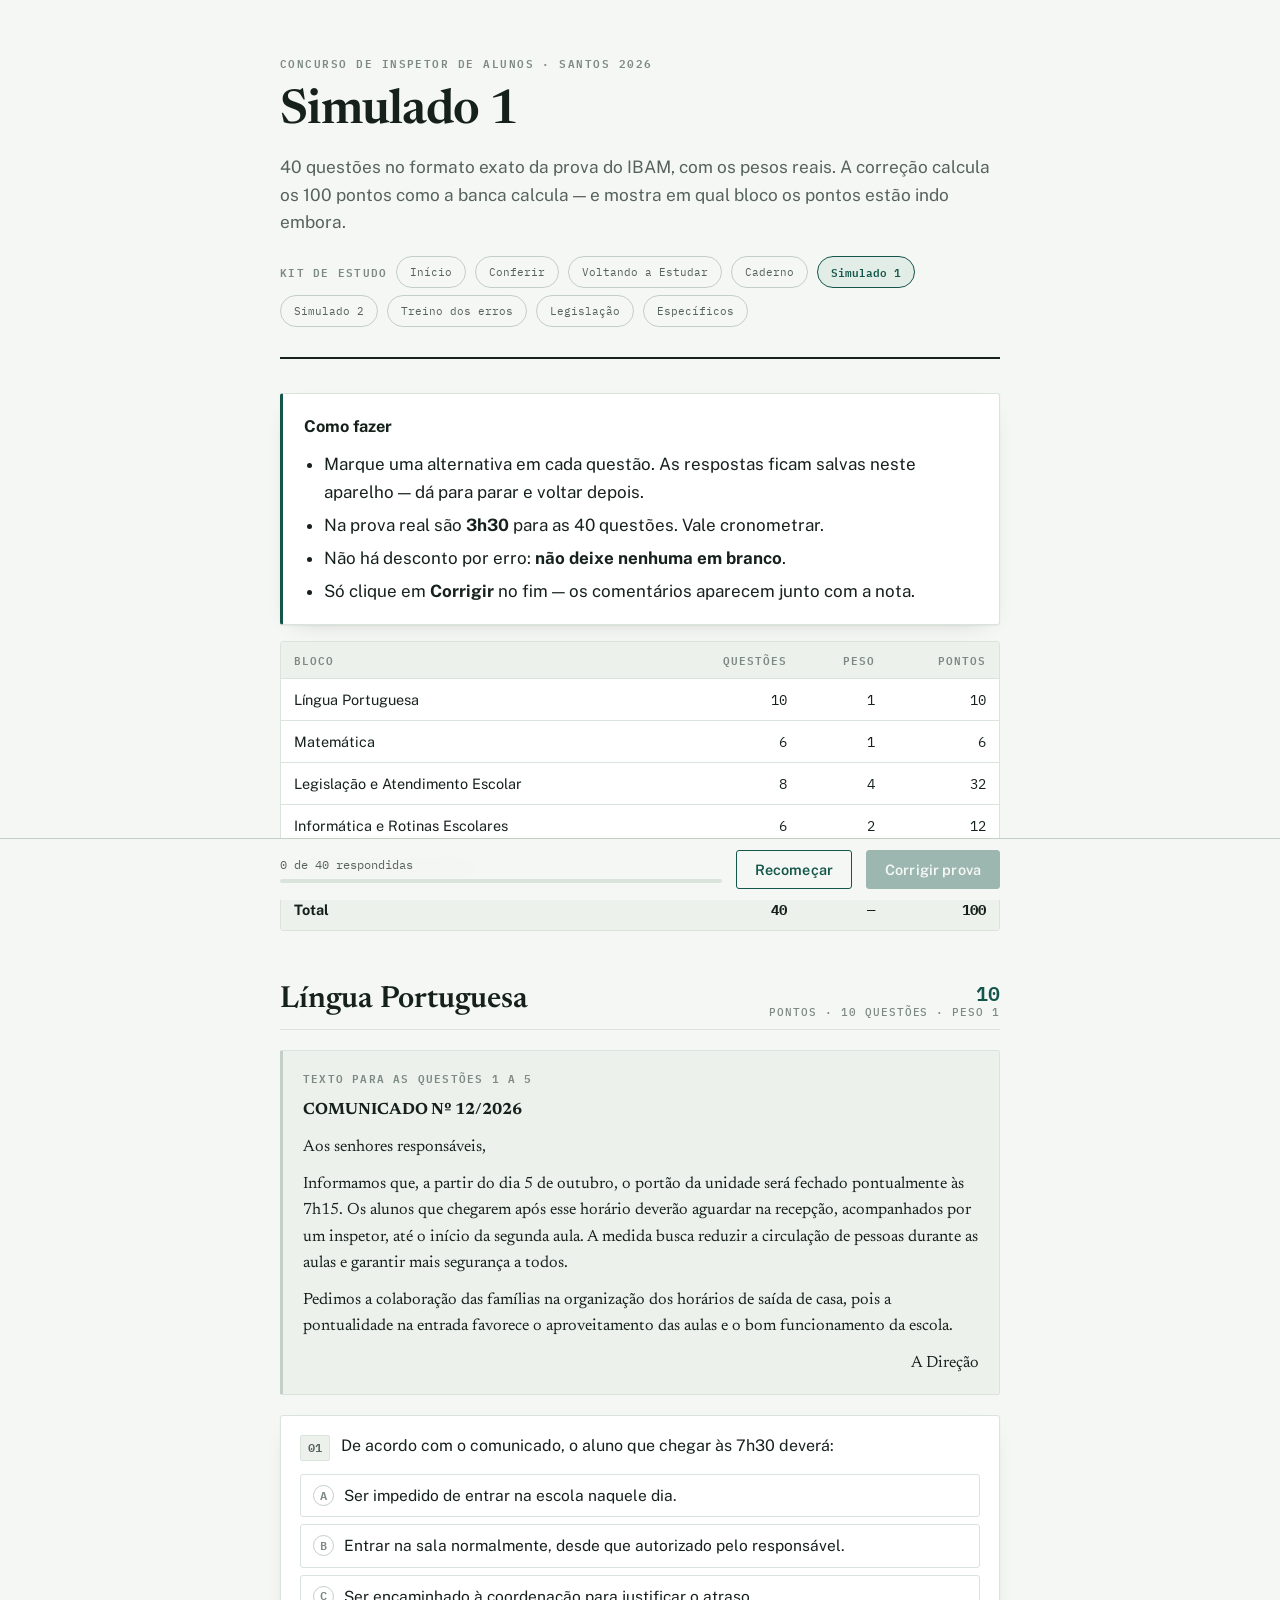
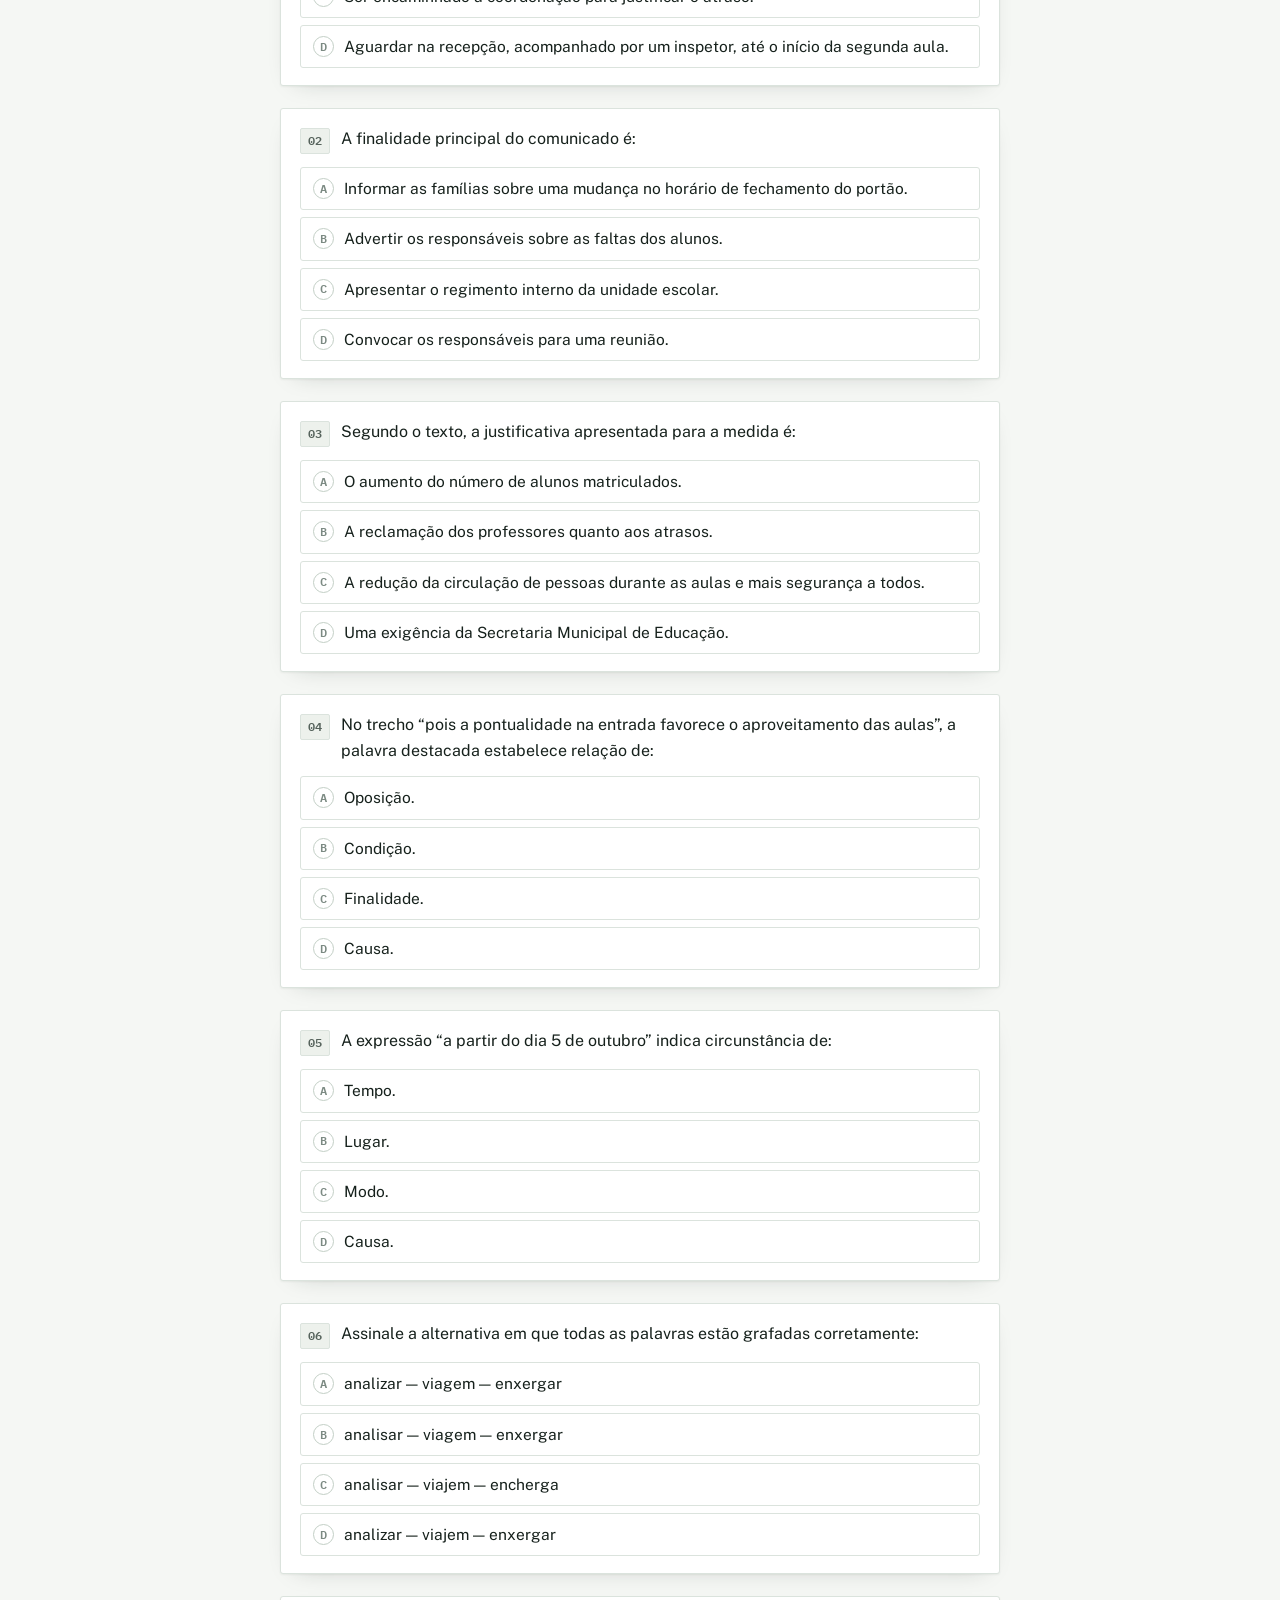
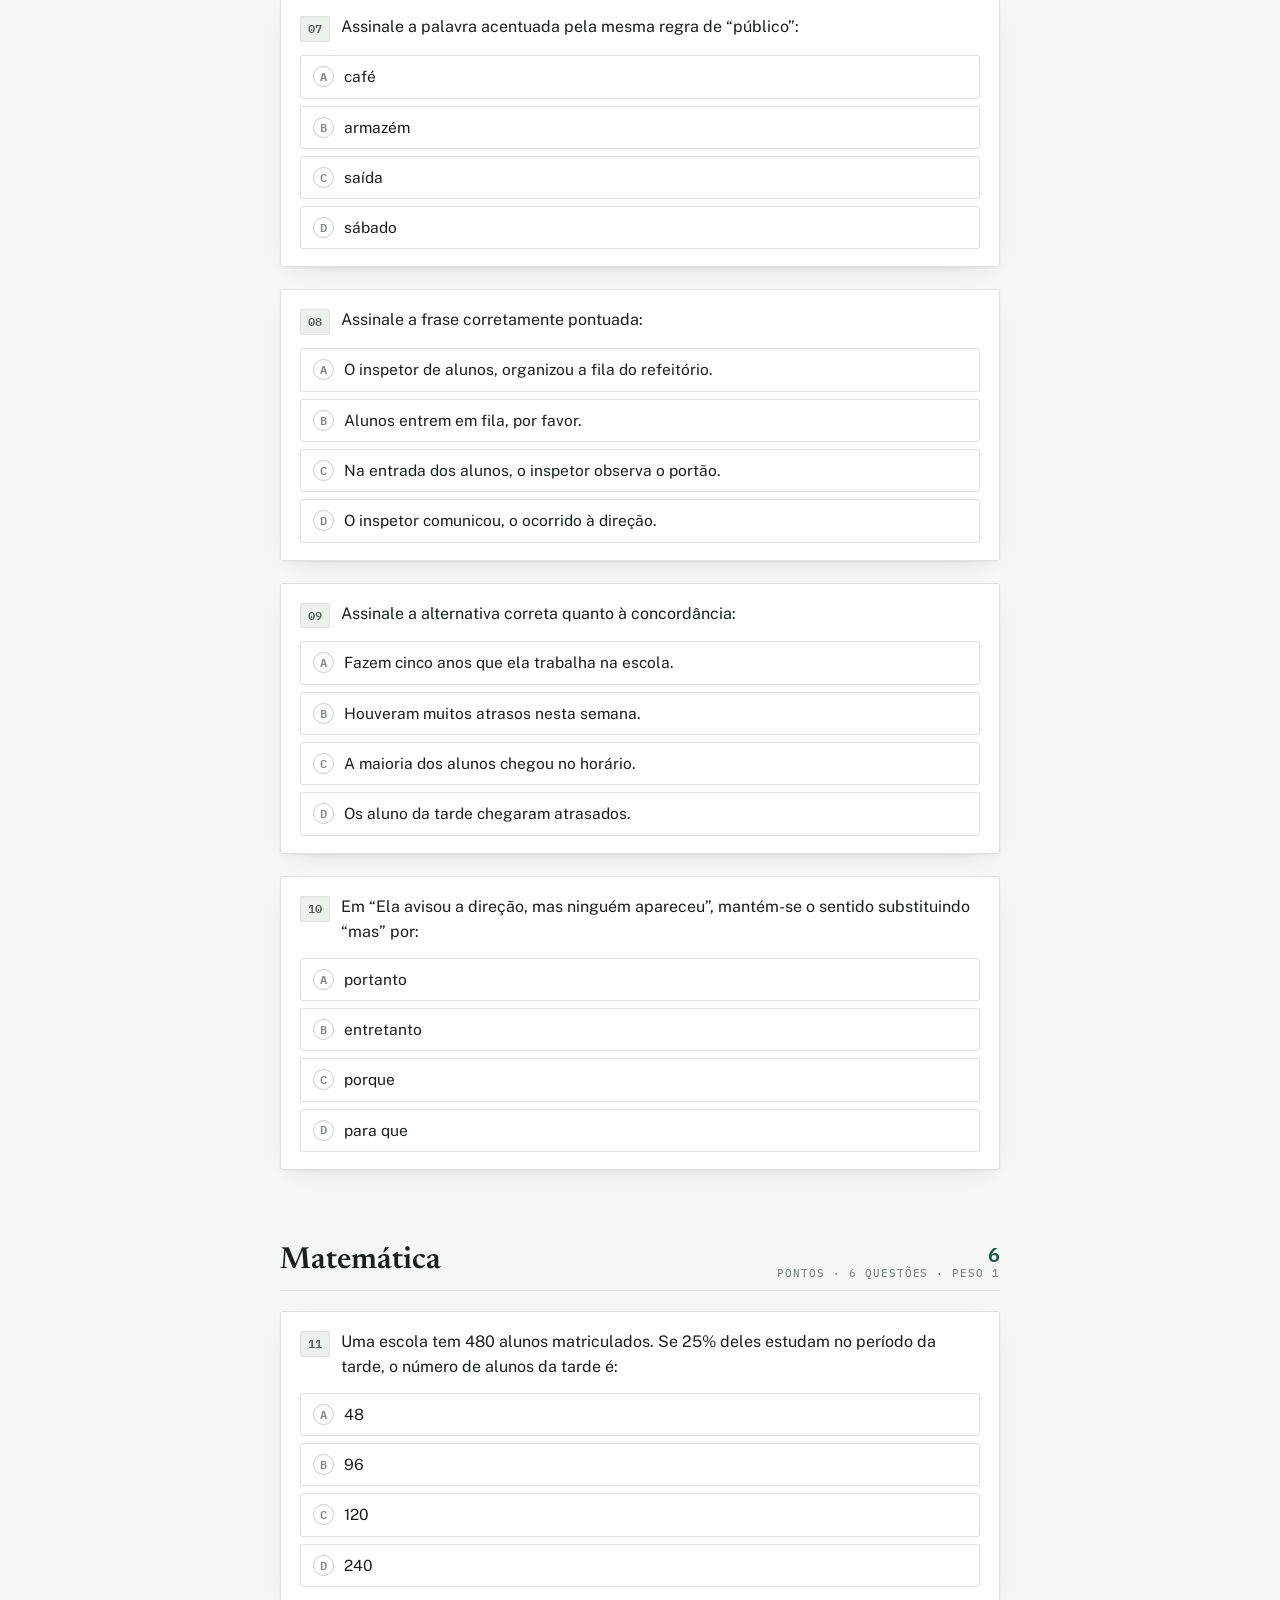
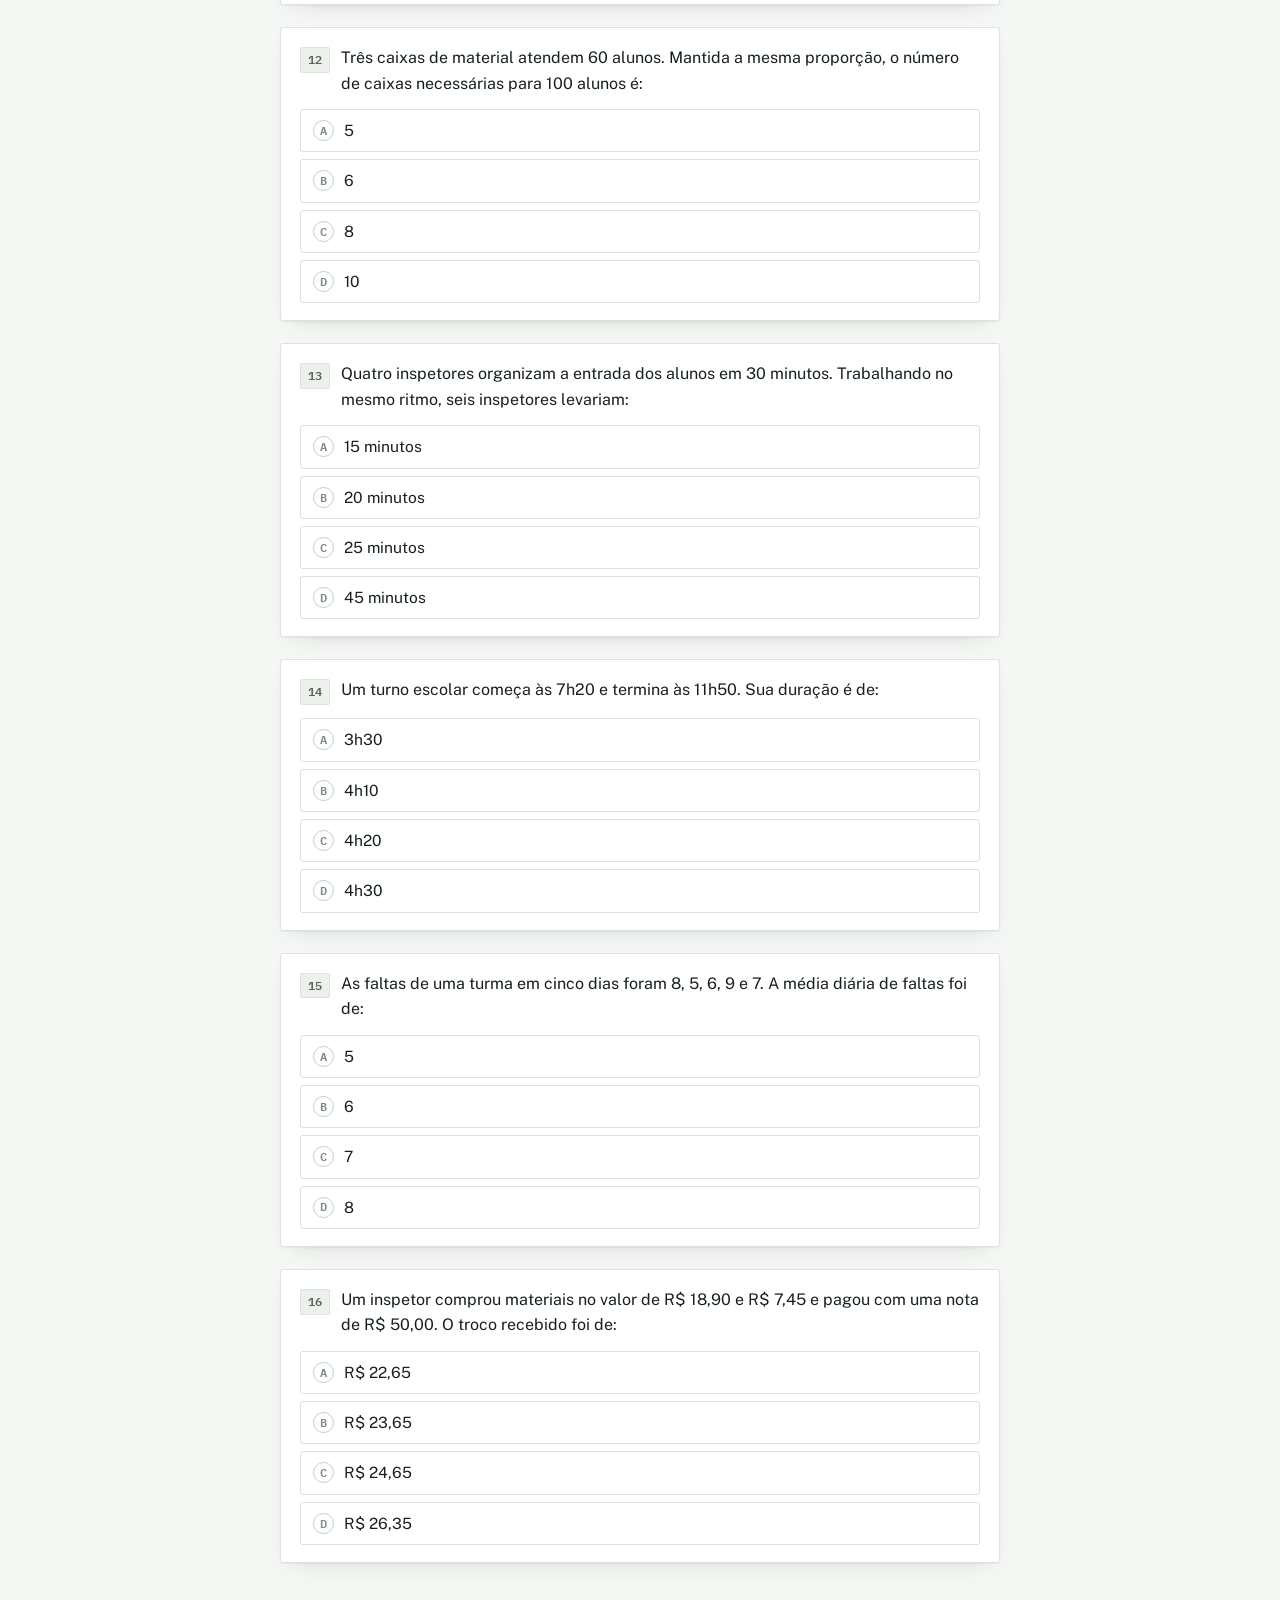
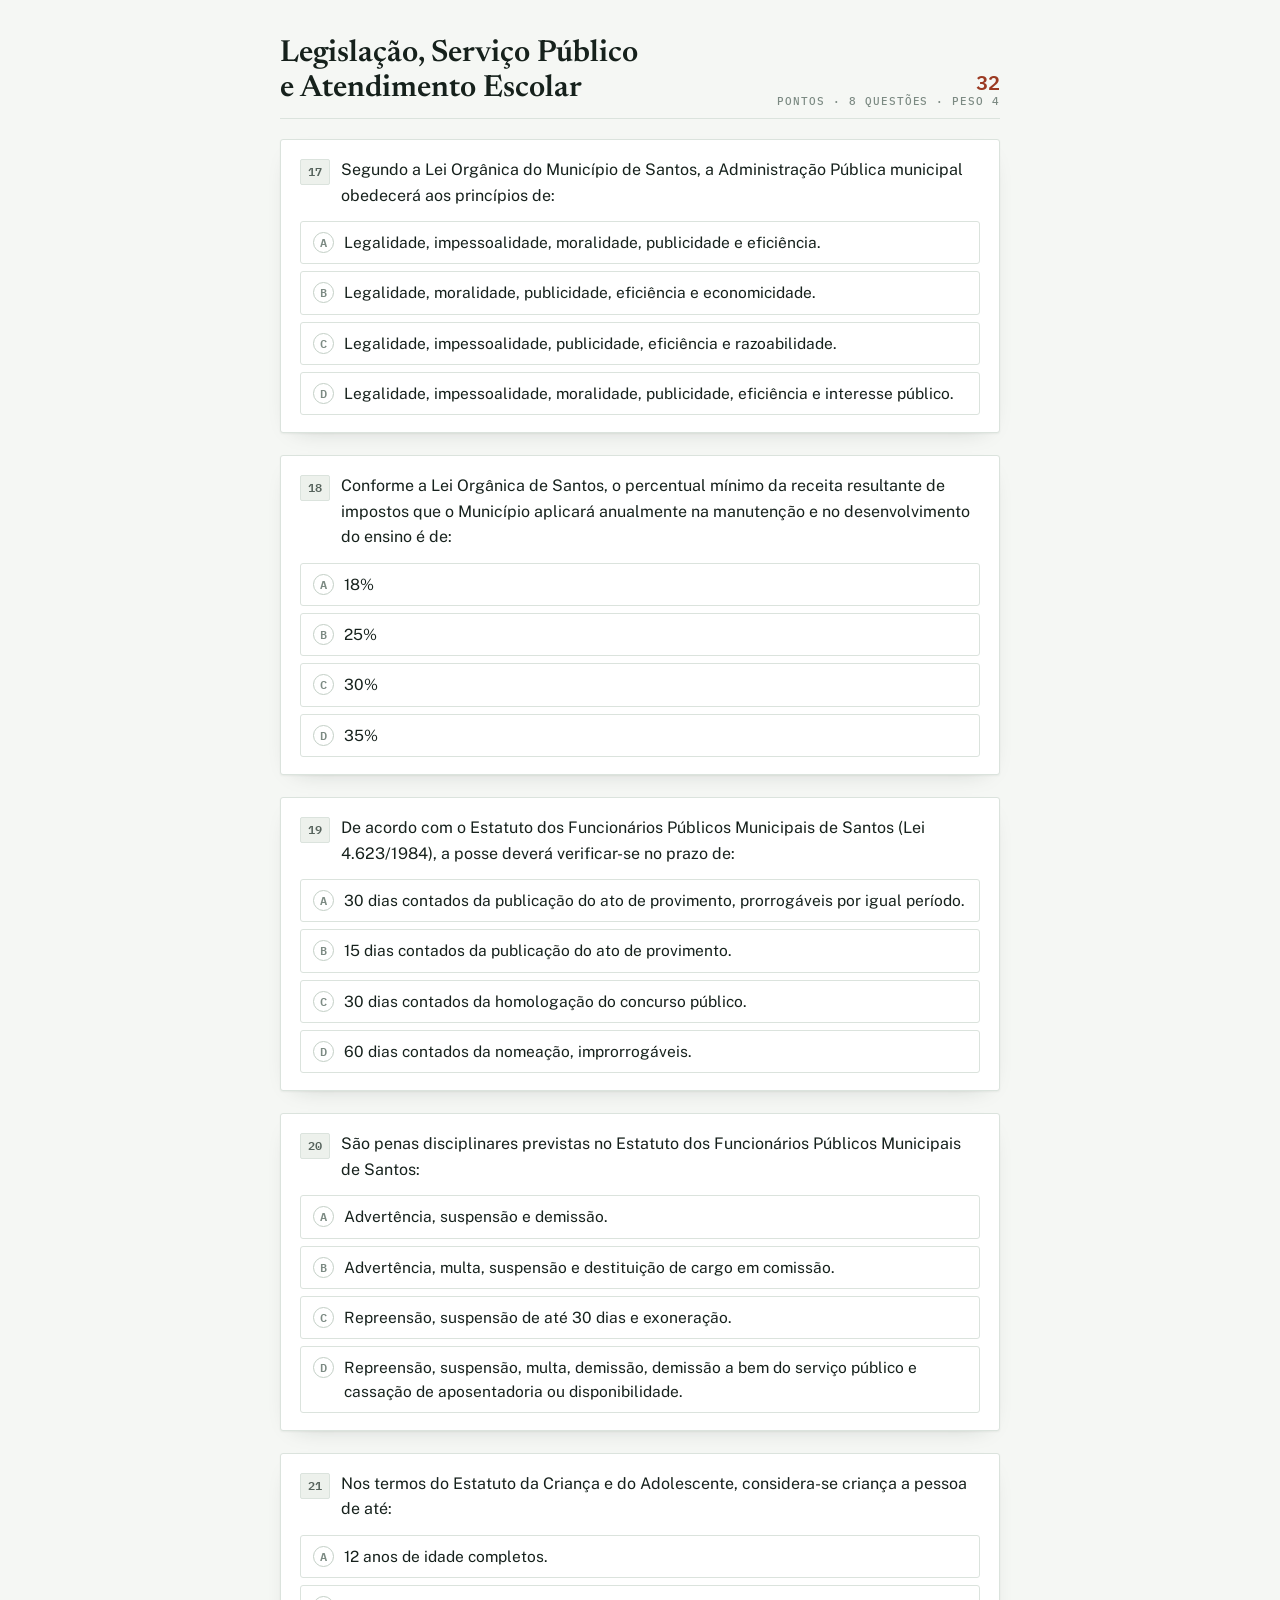
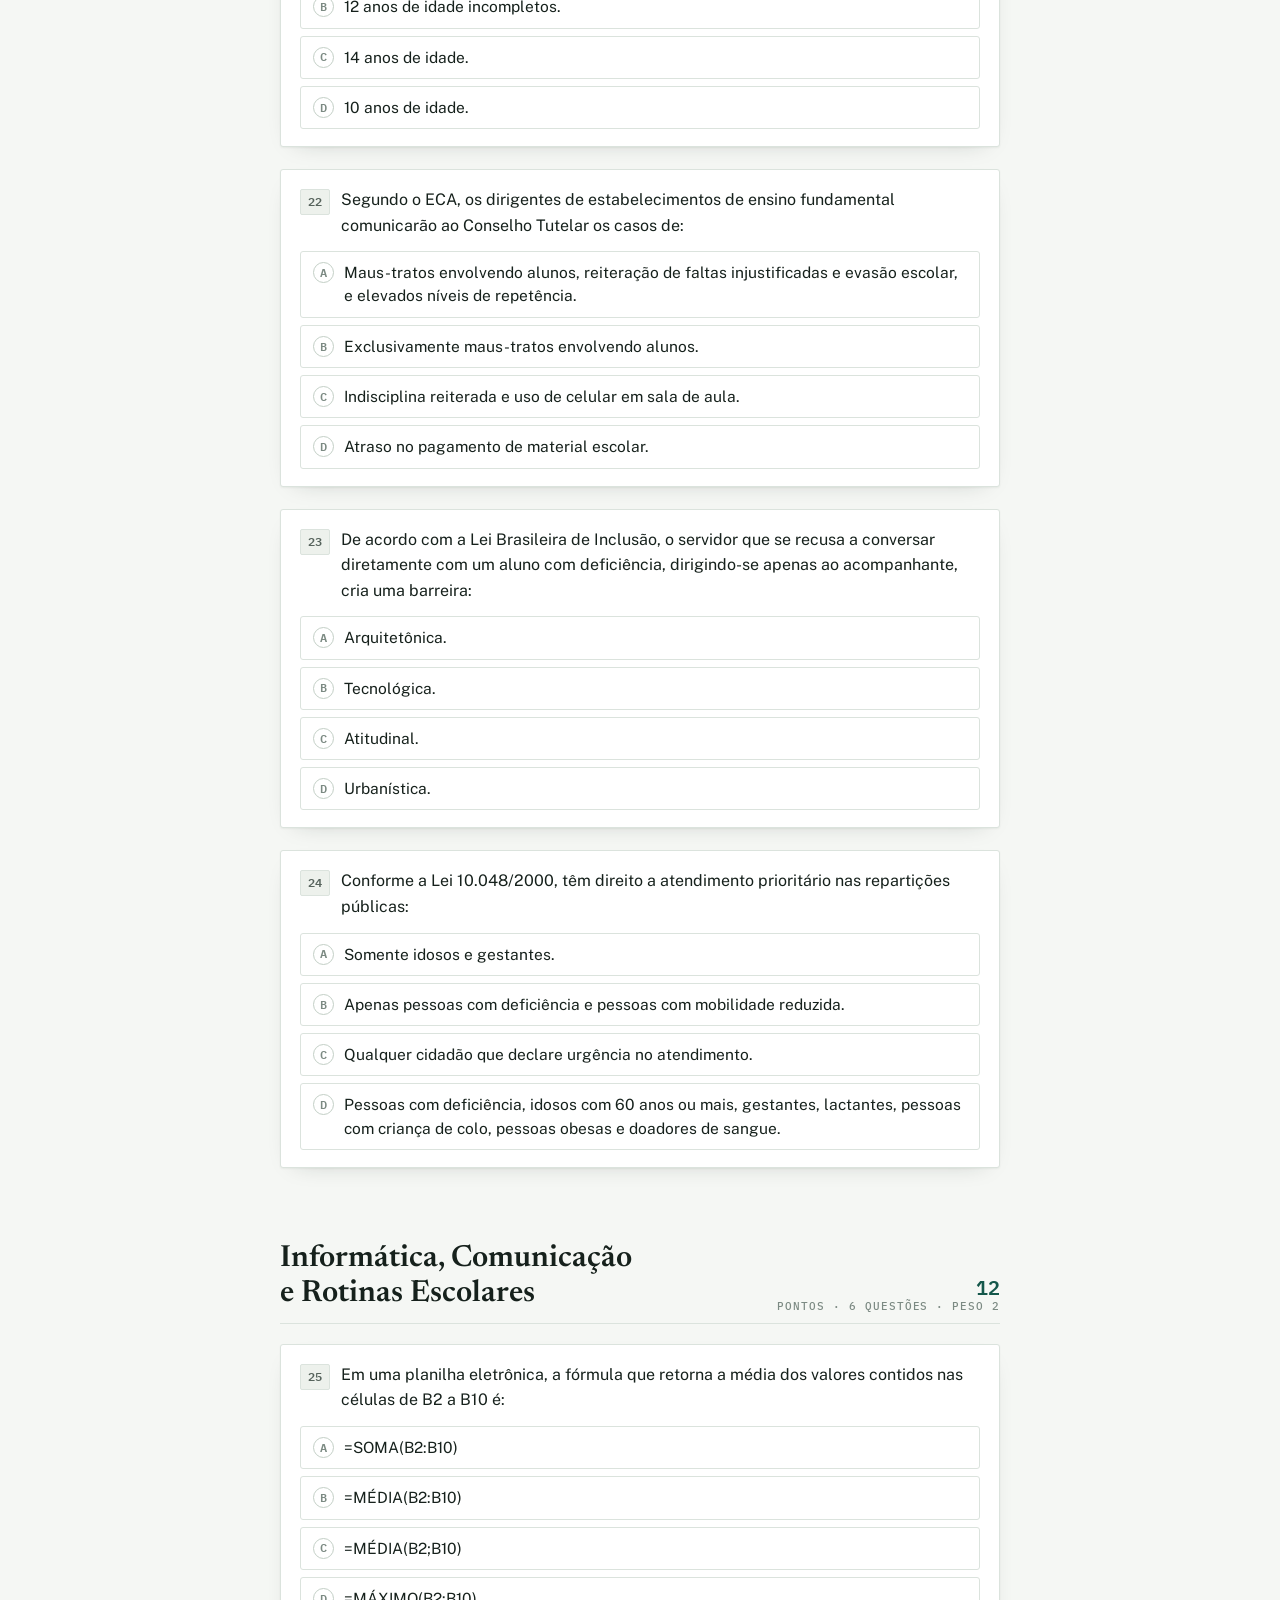
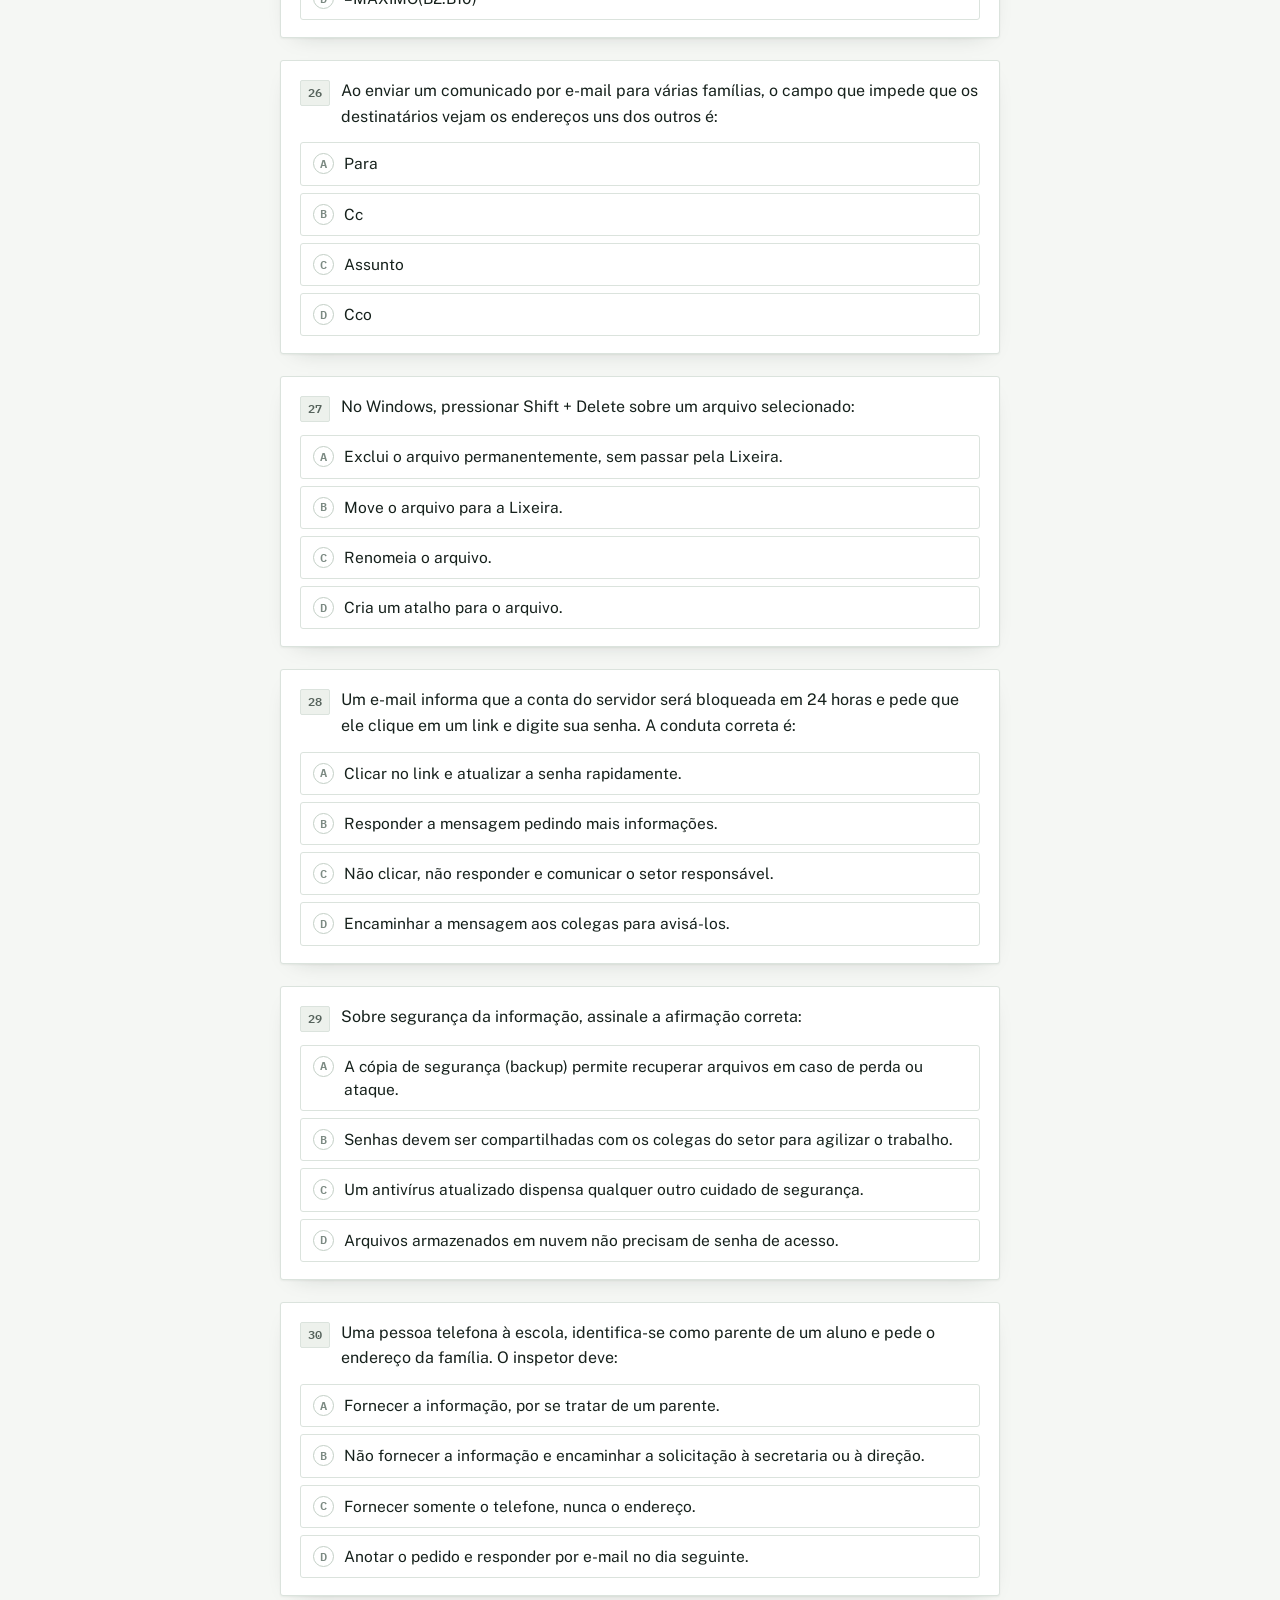
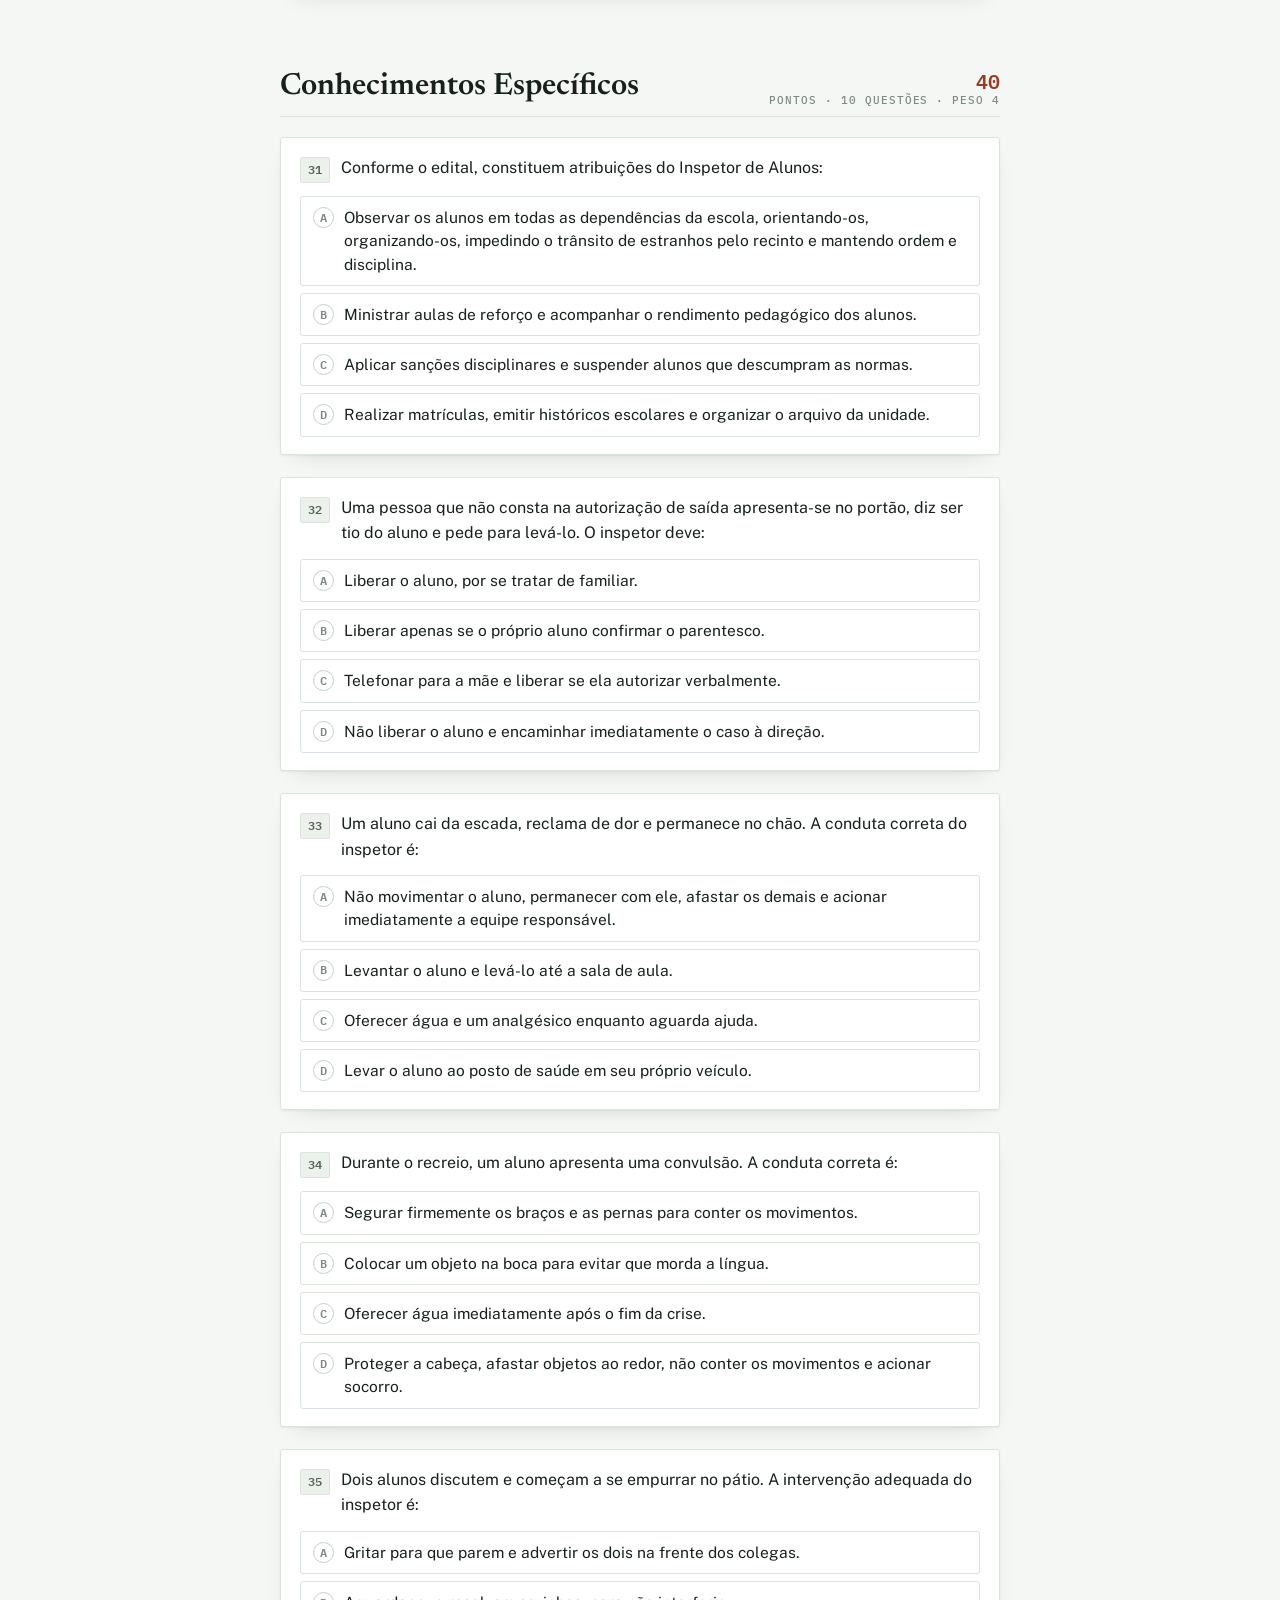
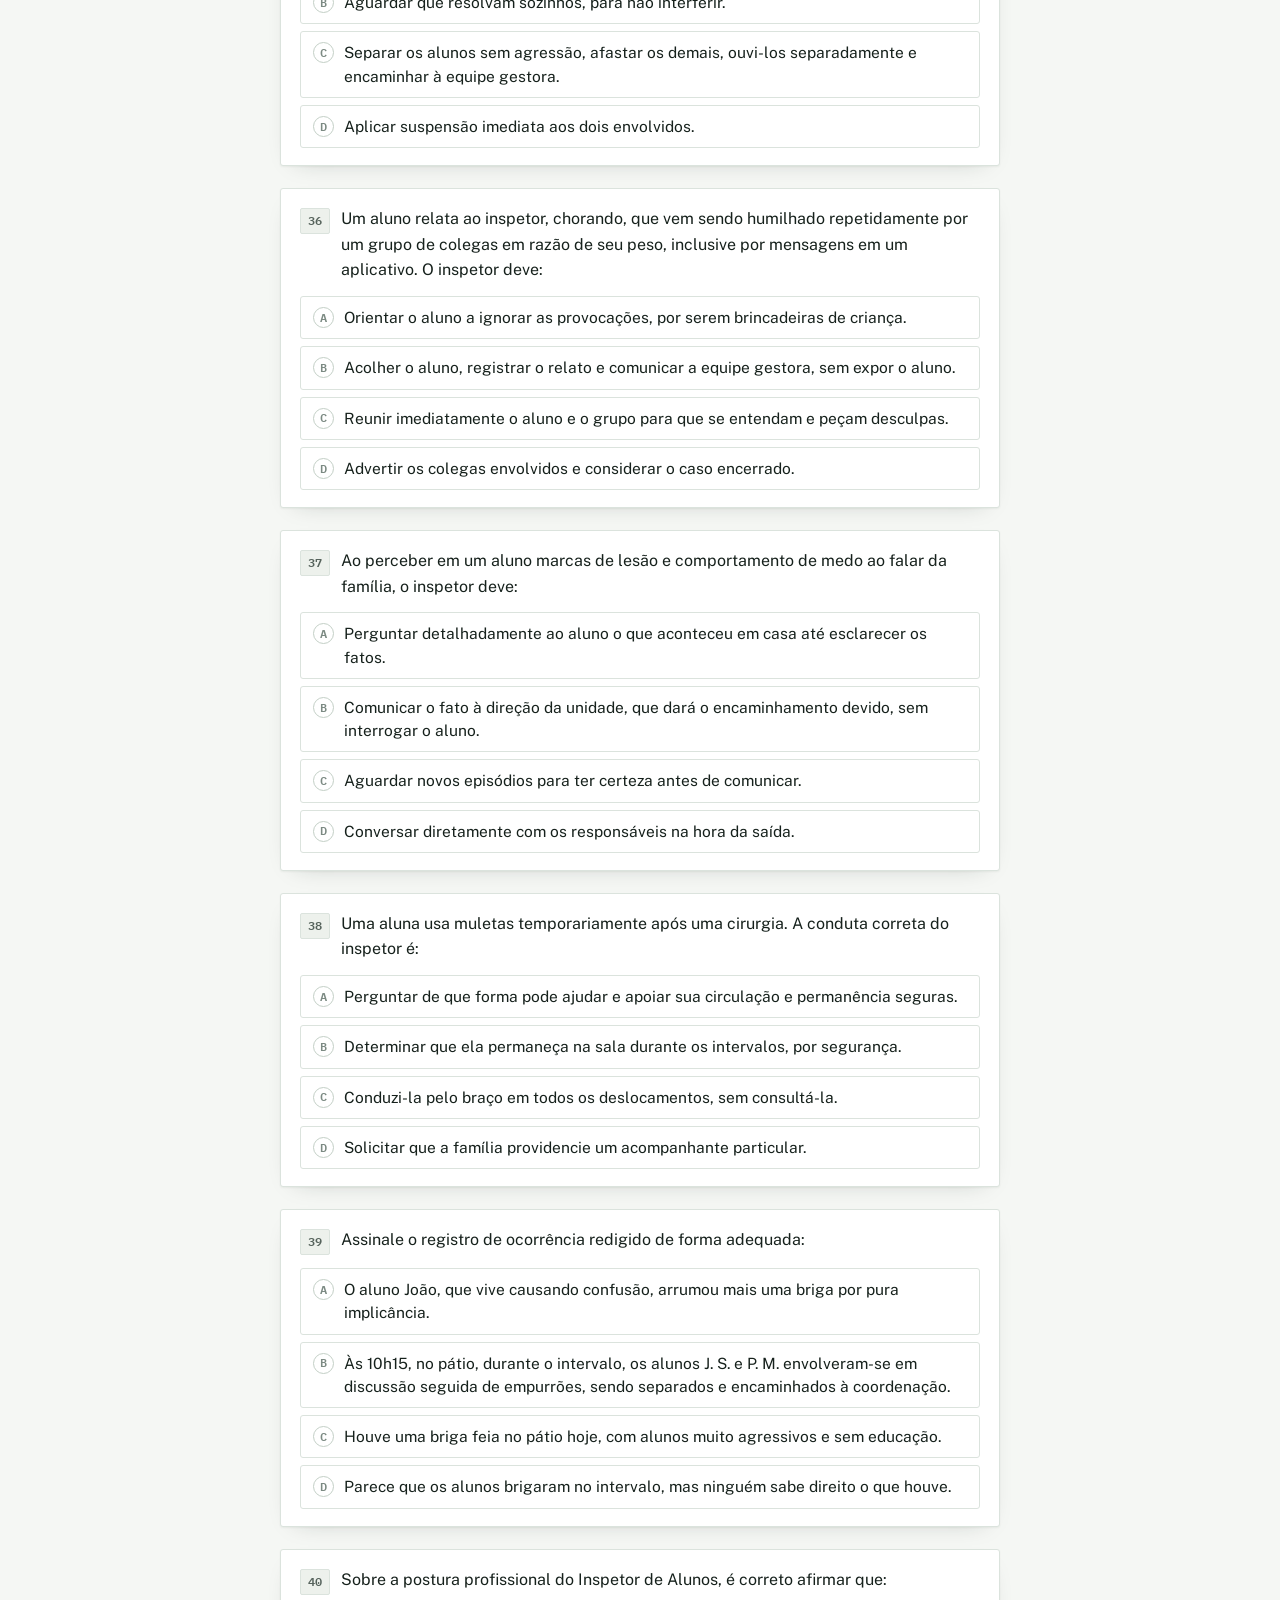
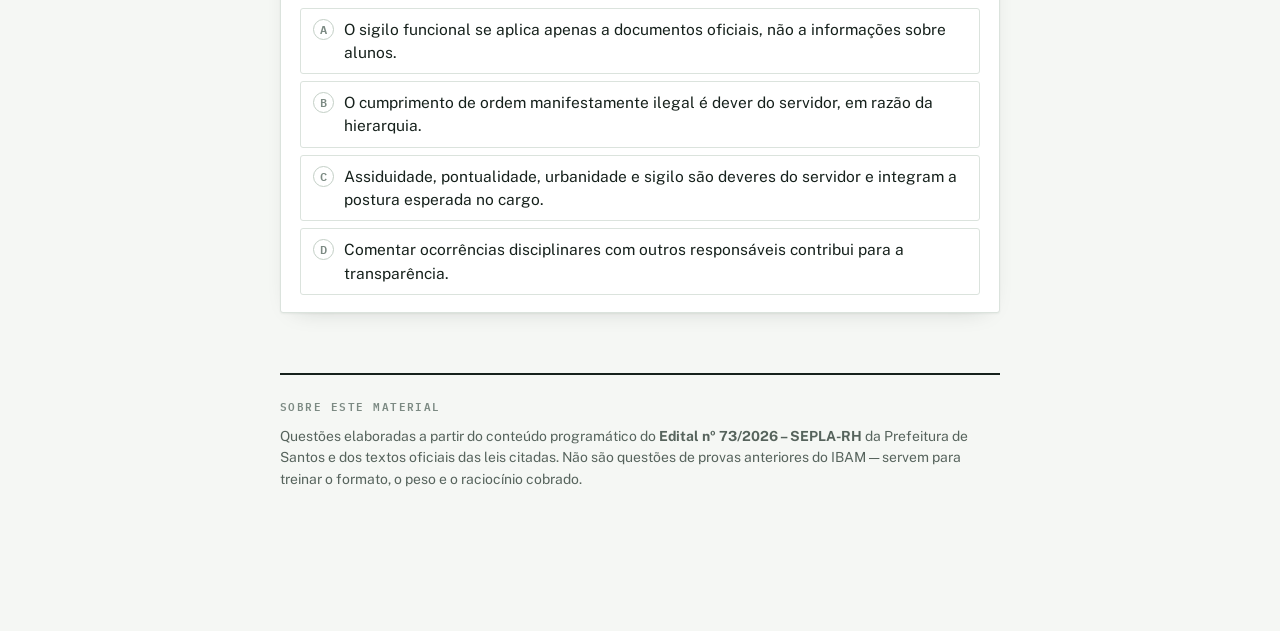
<file: simulado.html>
<!doctype html>
<html lang="pt-BR">
<head>
<meta charset="utf-8">
<meta name="viewport" content="width=device-width, initial-scale=1">
<meta name="description" content="40 questões no formato da prova do IBAM, com correção automática pelos pesos reais.">
<meta name="theme-color" content="#14574A">
<title>Simulado do Inspetor</title>
<link rel="preconnect" href="https://fonts.googleapis.com">
<link rel="preconnect" href="https://fonts.gstatic.com" crossorigin>
<link rel="stylesheet" href="https://fonts.googleapis.com/css2?family=Newsreader:ital,opsz,wght@0,6..72,400;0,600;1,6..72,400&family=Public+Sans:ital,wght@0,400;0,500;0,600;0,700&family=IBM+Plex+Mono:wght@400;500;600&display=swap">
<link rel="stylesheet" href="./prova.css">
</head>
<body>

<div class="wrap">

  <header class="mast">
    <span class="eyebrow">Concurso de Inspetor de Alunos · Santos 2026</span>
    <h1>Simulado 1</h1>
    <p class="lede">40 questões no formato exato da prova do IBAM, com os pesos reais. A correção calcula os 100 pontos como a banca calcula — e mostra em qual bloco os pontos estão indo embora.</p>
    <nav class="kit" aria-label="Material de estudo">
      <span class="kit-label">Kit de estudo</span>
      <a href="./index.html">Início</a>
      <a href="./conferir.html">Conferir</a>
      <a href="./revisao.html">Voltando a Estudar</a>
      <a href="./caderno.html">Caderno</a>
      <span class="atual">Simulado 1</span>
      <a href="./simulado2.html">Simulado 2</a>
      <a href="./treino.html">Treino dos erros</a>
      <a href="./legislacao.html">Legislação</a>
      <a href="./especificos.html">Específicos</a>
    </nav>
  </header>

  <div style="padding-top:34px; display:flex; flex-direction:column; gap:16px;">
    <div class="card rule">
      <h3>Como fazer</h3>
      <ul style="margin:0; padding-left:1.15em; display:flex; flex-direction:column; gap:6px;">
        <li>Marque uma alternativa em cada questão. As respostas ficam salvas neste aparelho — dá para parar e voltar depois.</li>
        <li>Na prova real são <strong>3h30</strong> para as 40 questões. Vale cronometrar.</li>
        <li>Não há desconto por erro: <strong>não deixe nenhuma em branco</strong>.</li>
        <li>Só clique em <strong>Corrigir</strong> no fim — os comentários aparecem junto com a nota.</li>
      </ul>
    </div>

    <div class="tw">
      <table>
        <thead><tr><th>Bloco</th><th class="num">Questões</th><th class="num">Peso</th><th class="num">Pontos</th></tr></thead>
        <tbody>
          <tr><td>Língua Portuguesa</td><td class="num">10</td><td class="num">1</td><td class="num">10</td></tr>
          <tr><td>Matemática</td><td class="num">6</td><td class="num">1</td><td class="num">6</td></tr>
          <tr><td>Legislação e Atendimento Escolar</td><td class="num">8</td><td class="num">4</td><td class="num">32</td></tr>
          <tr><td>Informática e Rotinas Escolares</td><td class="num">6</td><td class="num">2</td><td class="num">12</td></tr>
          <tr><td>Conhecimentos Específicos</td><td class="num">10</td><td class="num">4</td><td class="num">40</td></tr>
          <tr class="total"><td>Total</td><td class="num">40</td><td class="num">—</td><td class="num">100</td></tr>
        </tbody>
      </table>
    </div>
  </div>

  <main id="prova"></main>

  <section id="resultado" aria-live="polite"></section>

  <footer>
    <span class="eyebrow">Sobre este material</span>
    <p class="fine">Questões elaboradas a partir do conteúdo programático do <strong>Edital nº 73/2026 – SEPLA-RH</strong> da Prefeitura de Santos e dos textos oficiais das leis citadas. Não são questões de provas anteriores do IBAM — servem para treinar o formato, o peso e o raciocínio cobrado.</p>
  </footer>

</div>

<div class="barra">
  <div class="barra-inner">
    <div class="prog">
      <span class="prog-txt" id="progTxt">carregando…</span>
      <div class="prog-bar"><div class="prog-fill" id="progFill"></div></div>
    </div>
    <button class="ghost" id="btnLimpar" type="button">Recomeçar</button>
    <button id="btnCorrigir" type="button" disabled>Corrigir prova</button>
  </div>
</div>

<script src="./banco.js"></script>
<script src="./motor.js"></script>
<script>
(function () {
  var s = BANCO.s1;
  var grupos = s.blocos.map(function (b) {
    return {
      nome: b.nome,
      peso: b.peso,
      texto: b.temTexto ? s.texto : null,
      questoes: b.questoes.map(function (q, i) {
        return { id: "s1-" + b.id + "-" + i, e: q.e, a: q.a, c: q.c, m: q.m };
      })
    };
  });
  MOTOR.iniciar({ chave: "simulado-inspetor-santos-v1", alvo: "prova", grupos: grupos });
})();
</script>
</body>
</html>
</file>
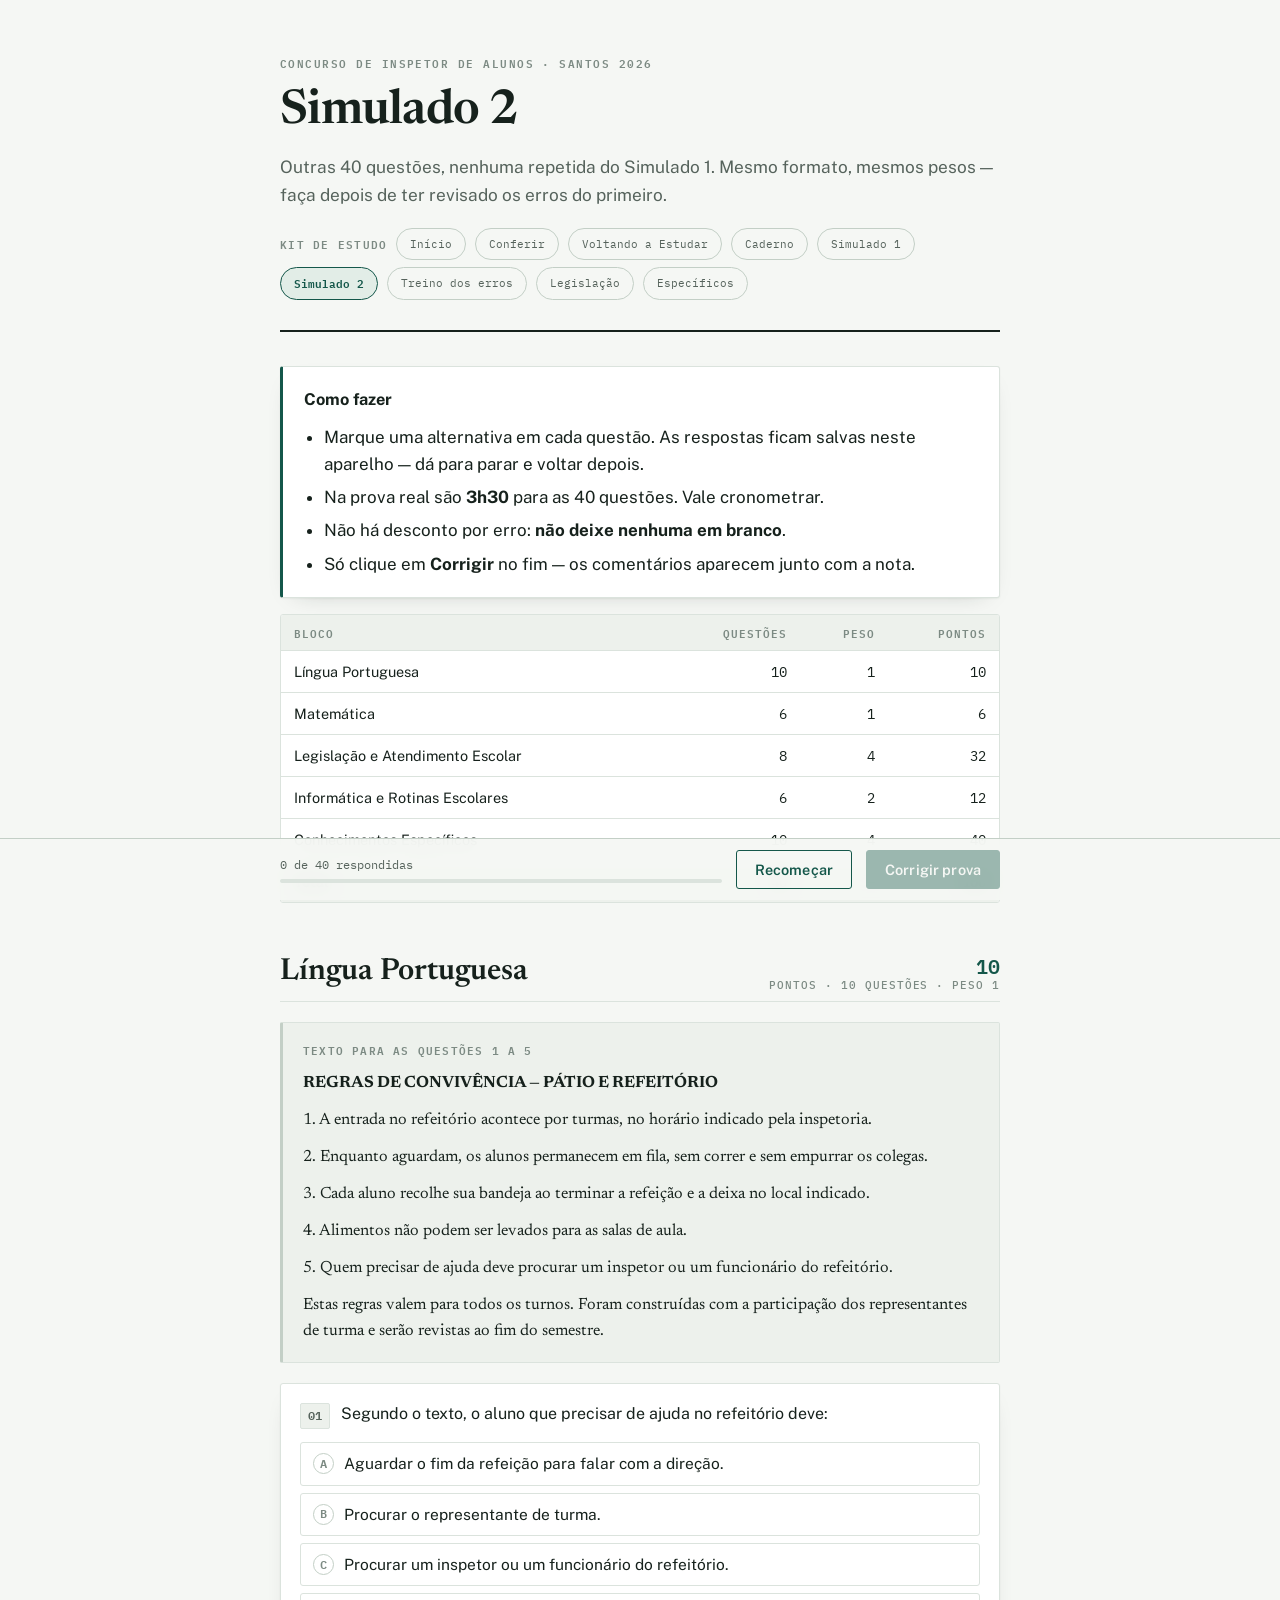
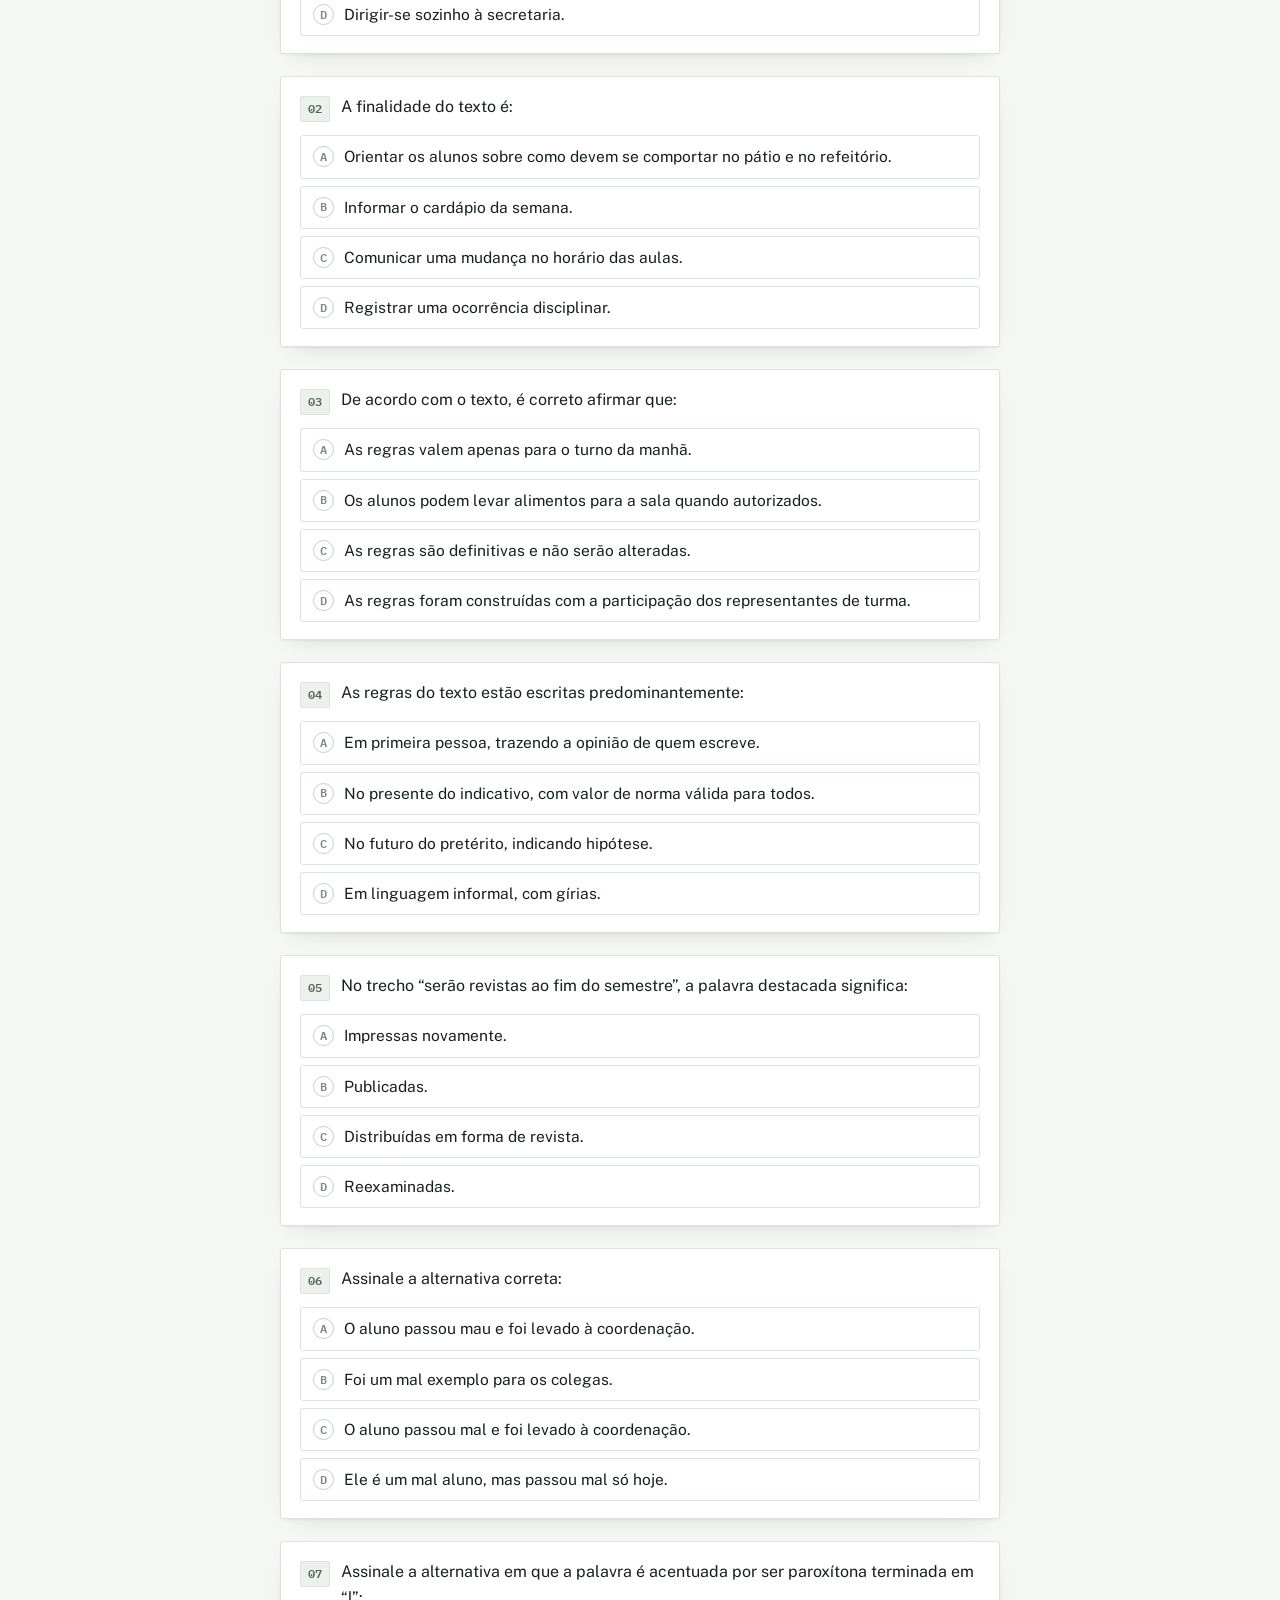
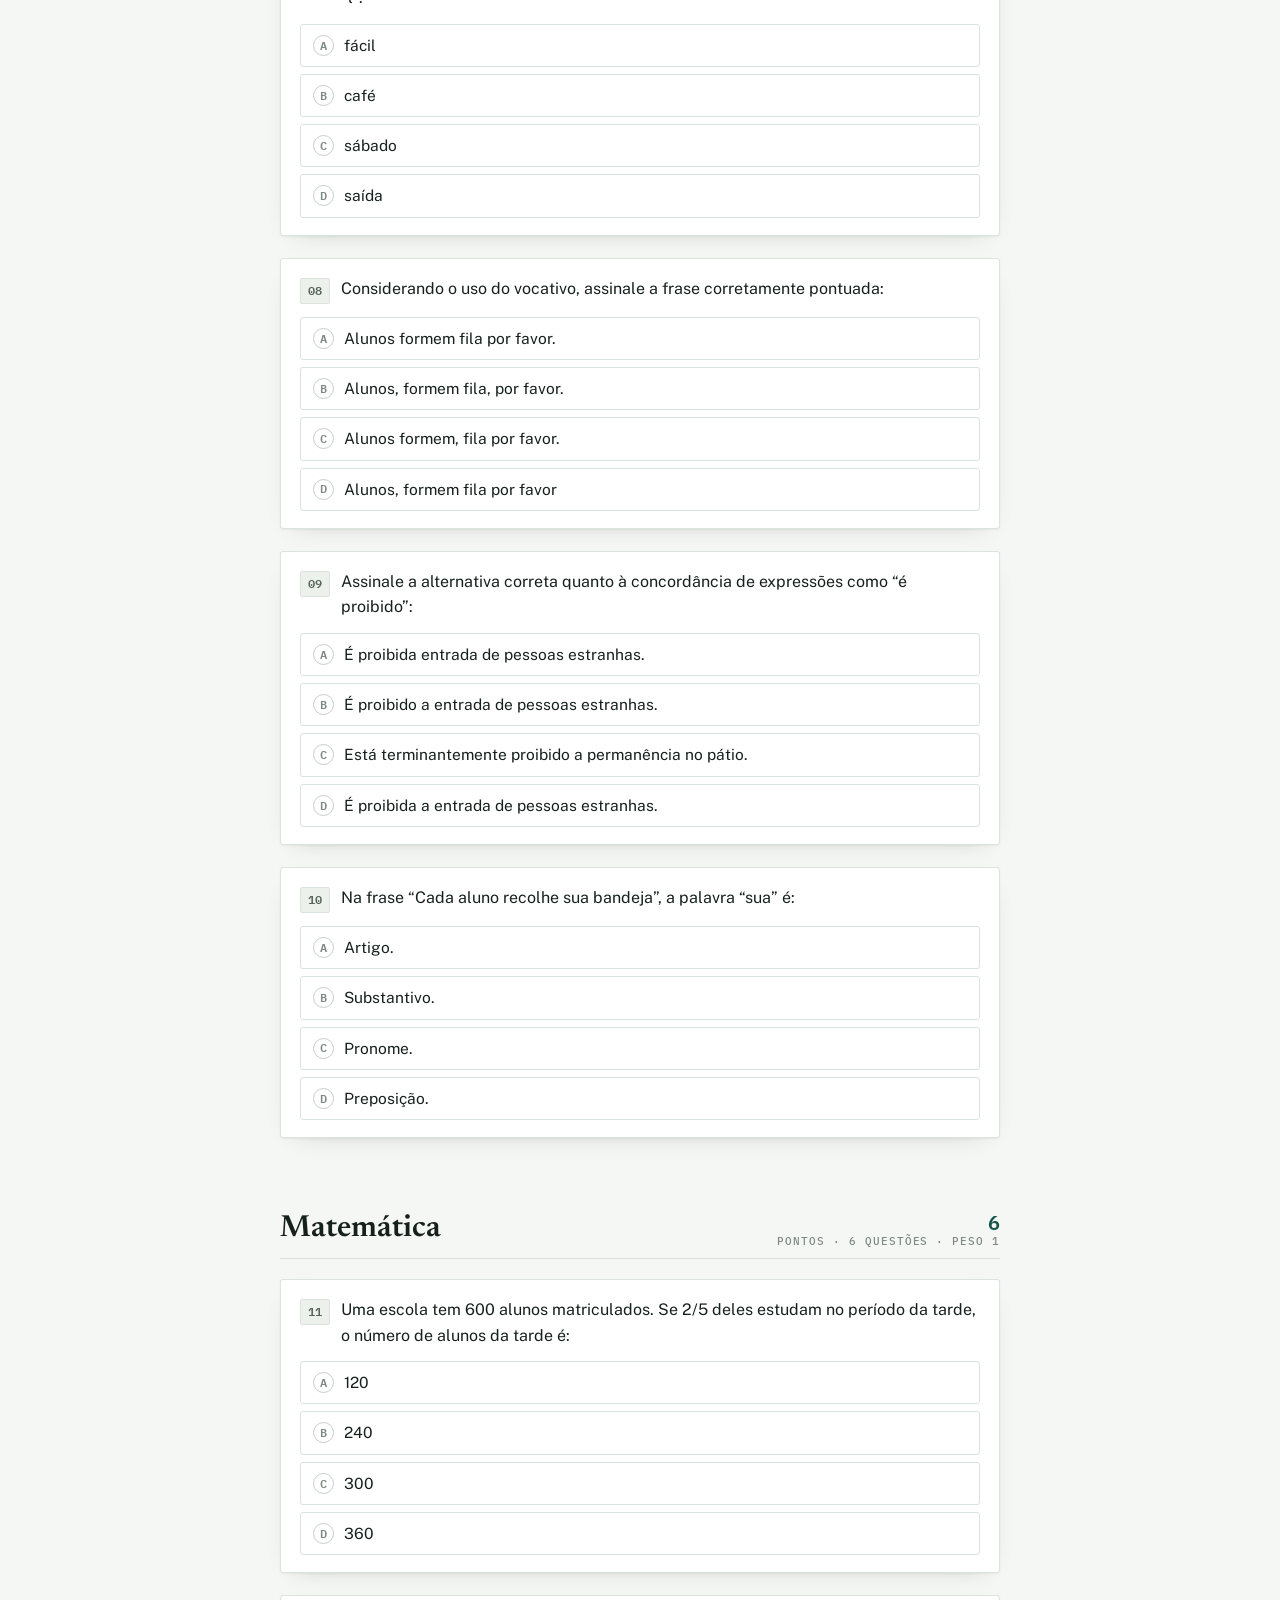
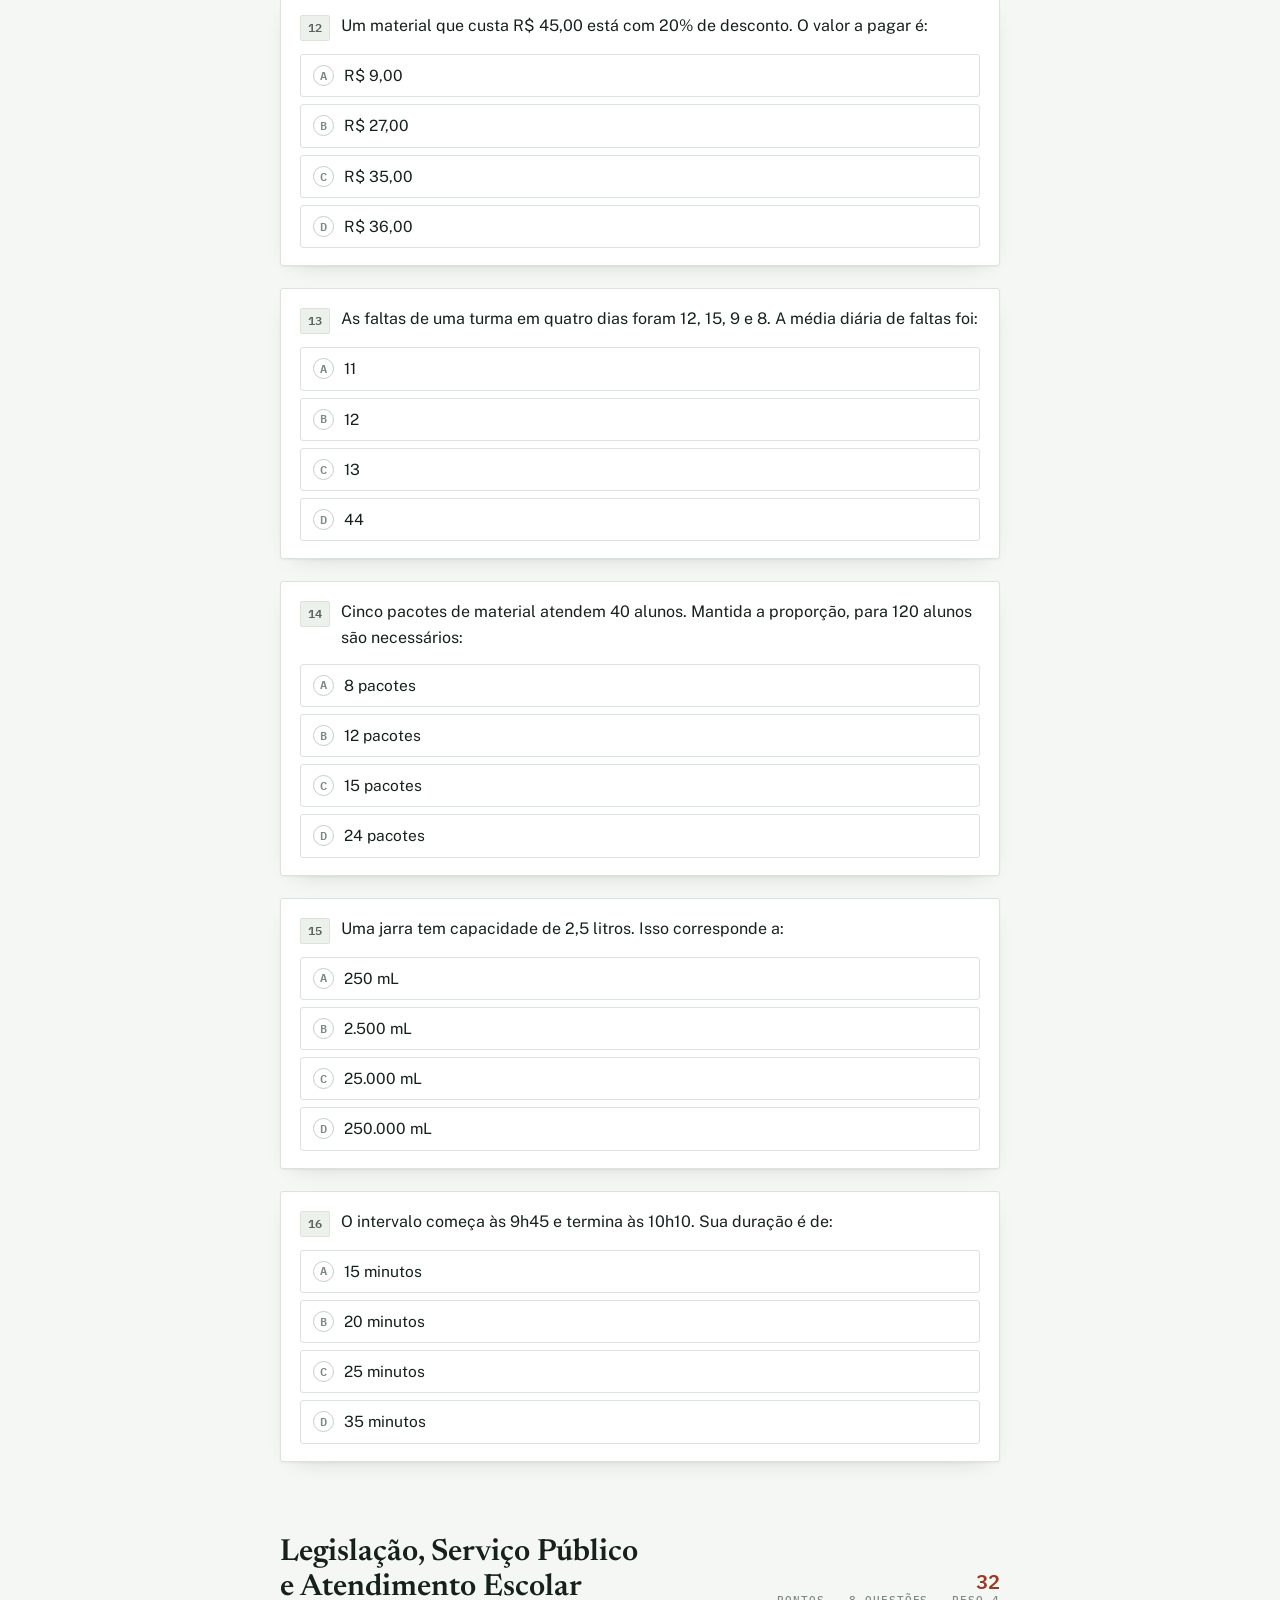
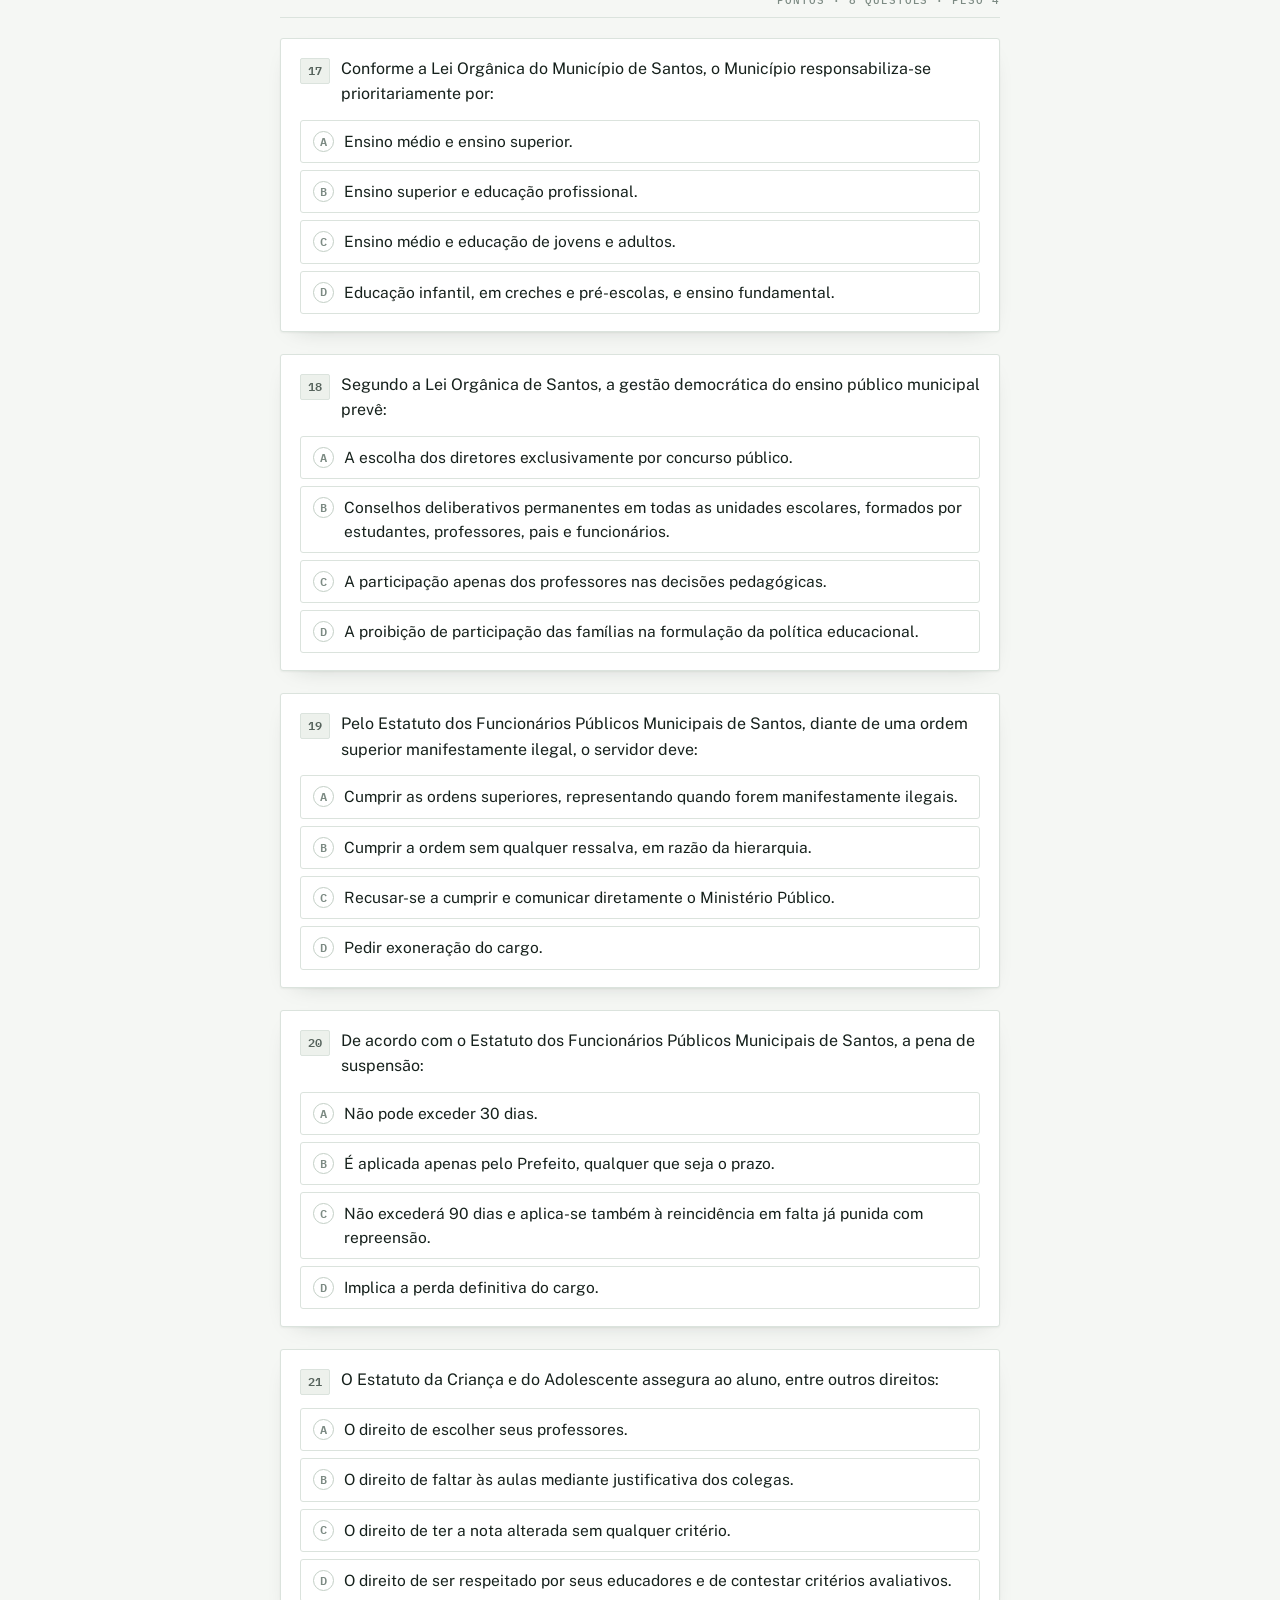
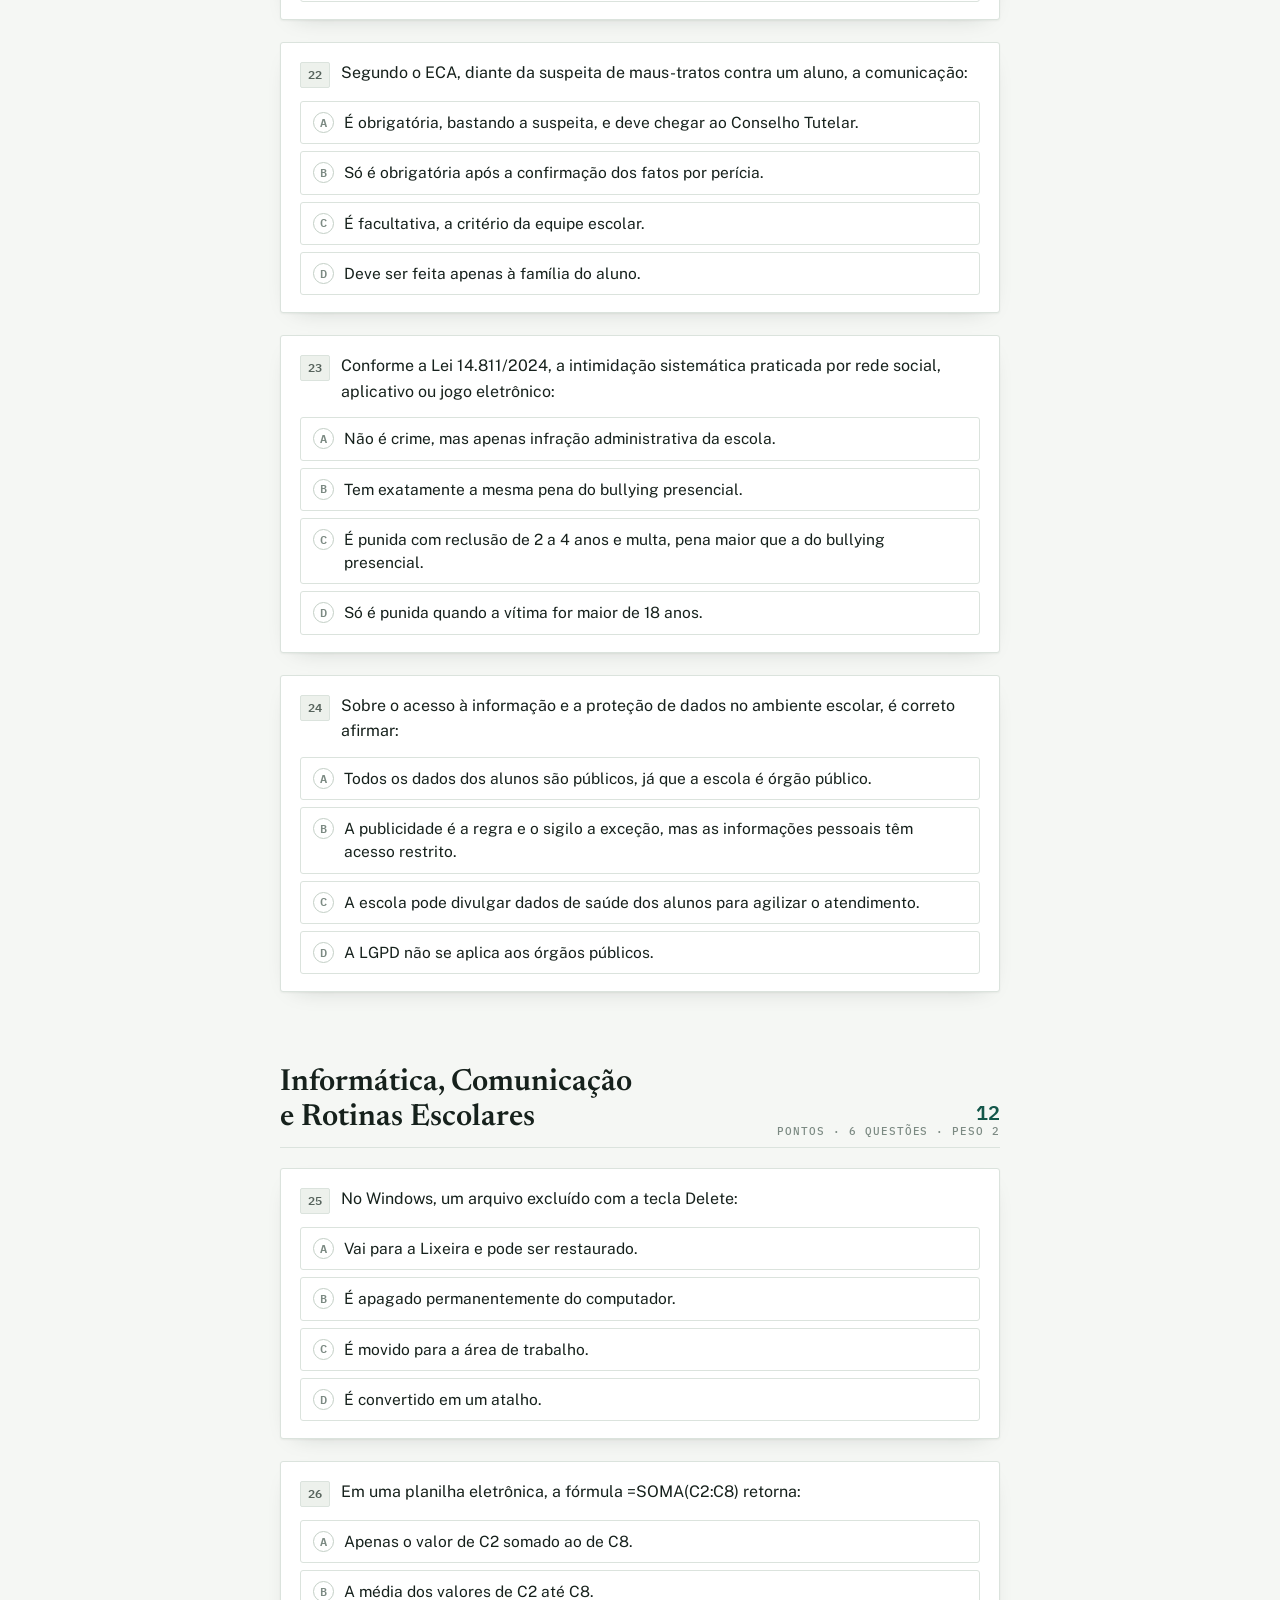
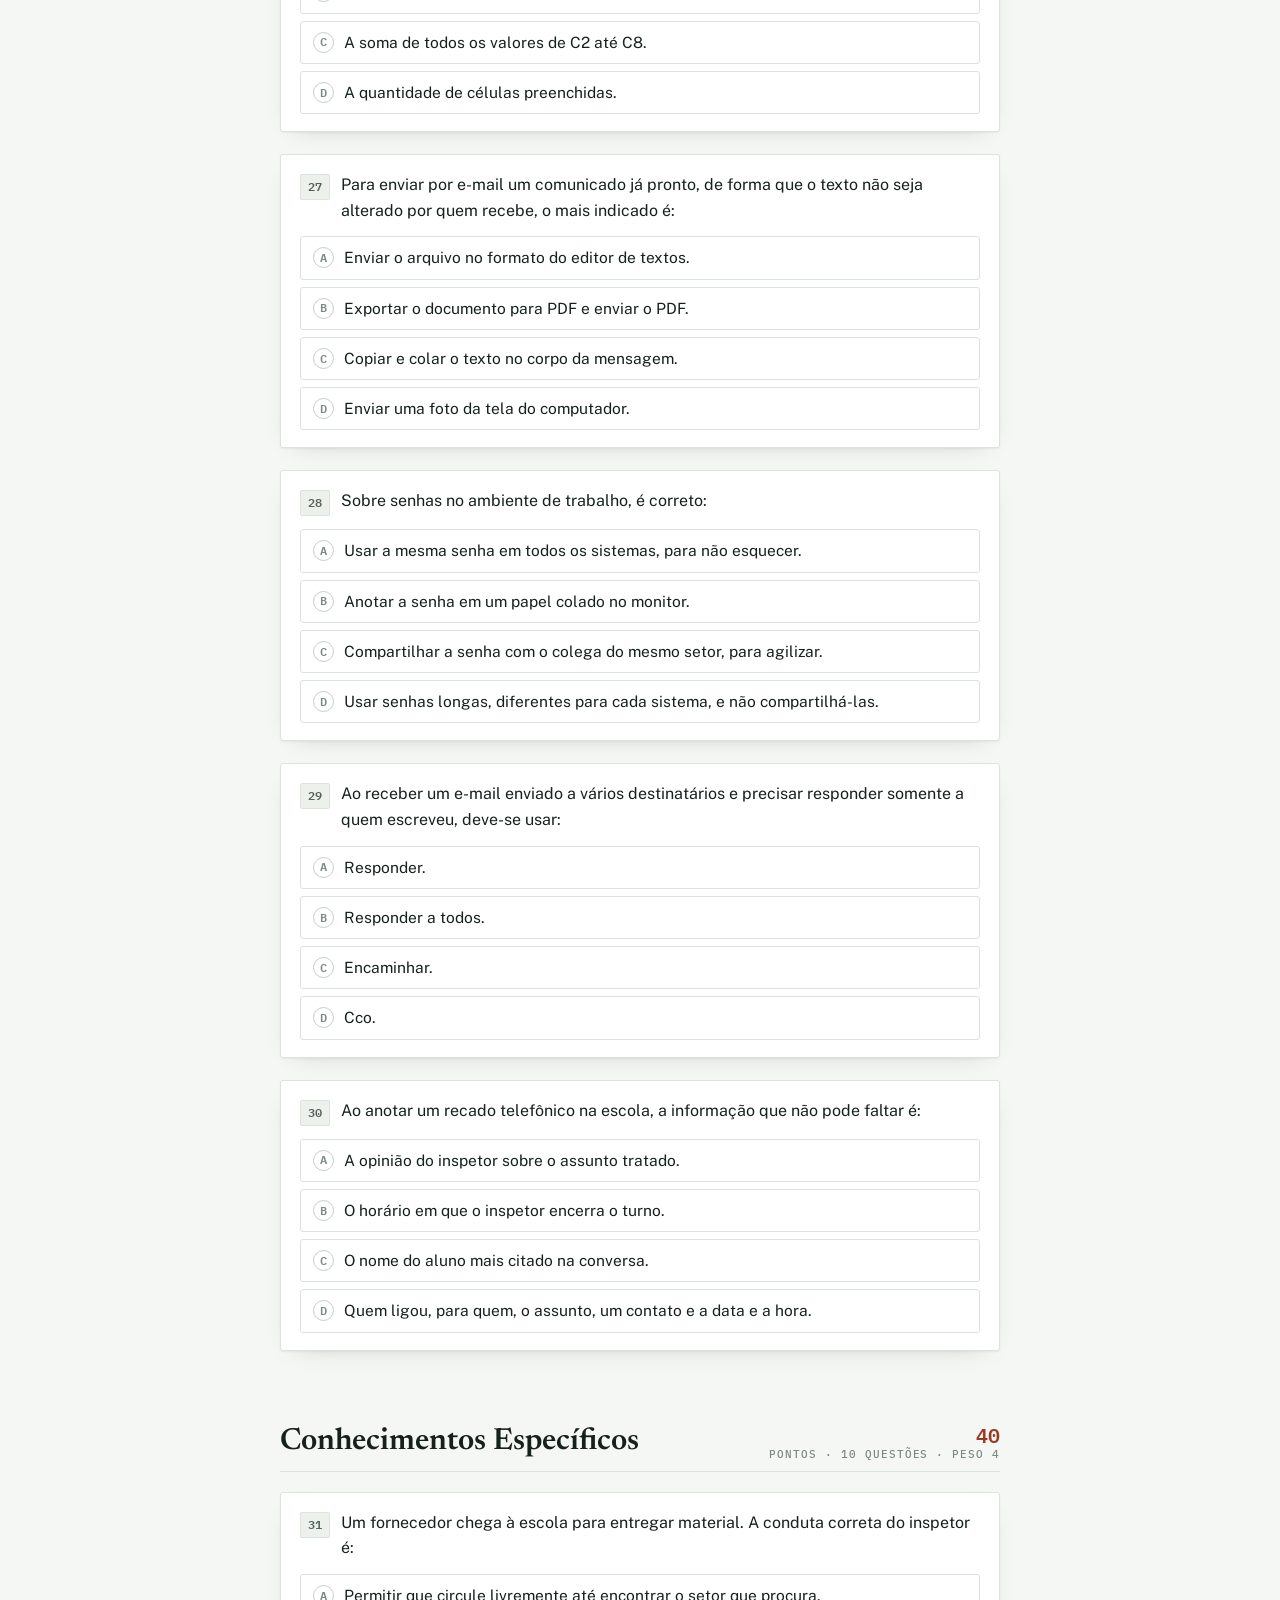
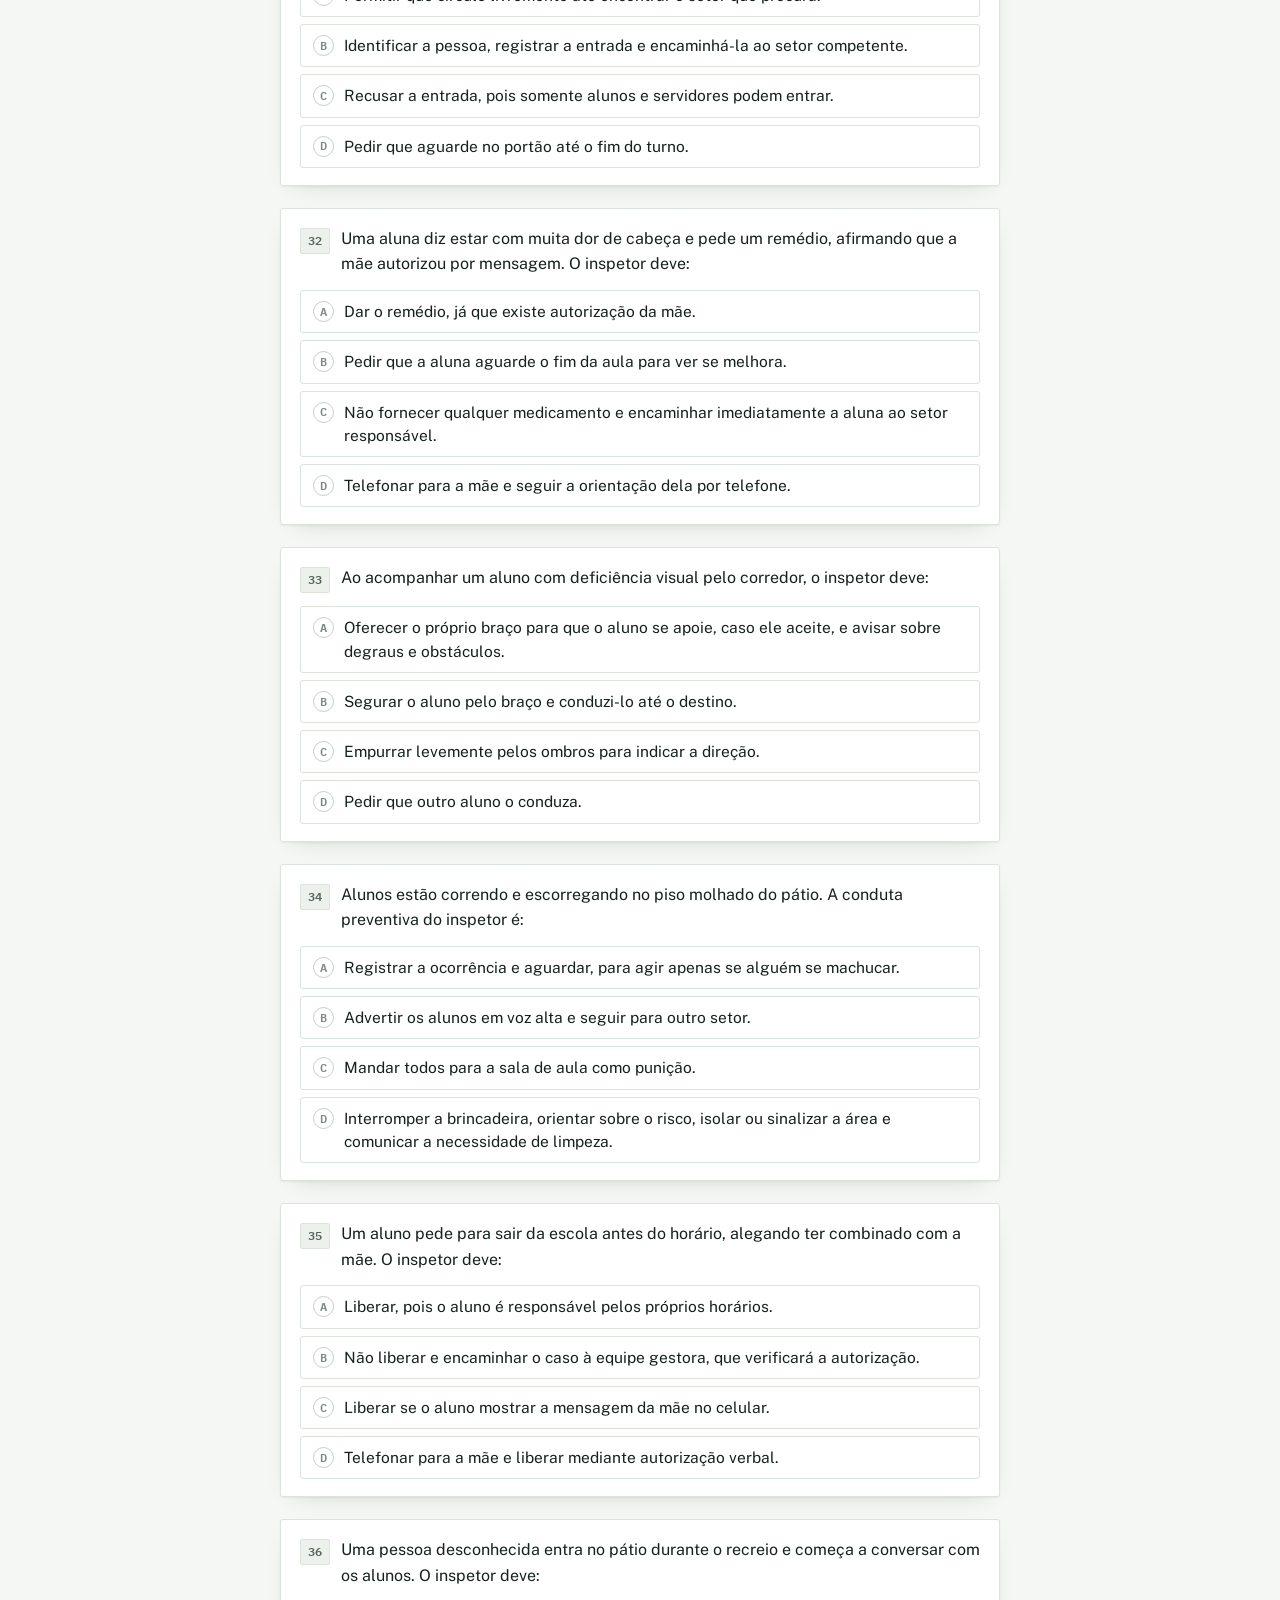
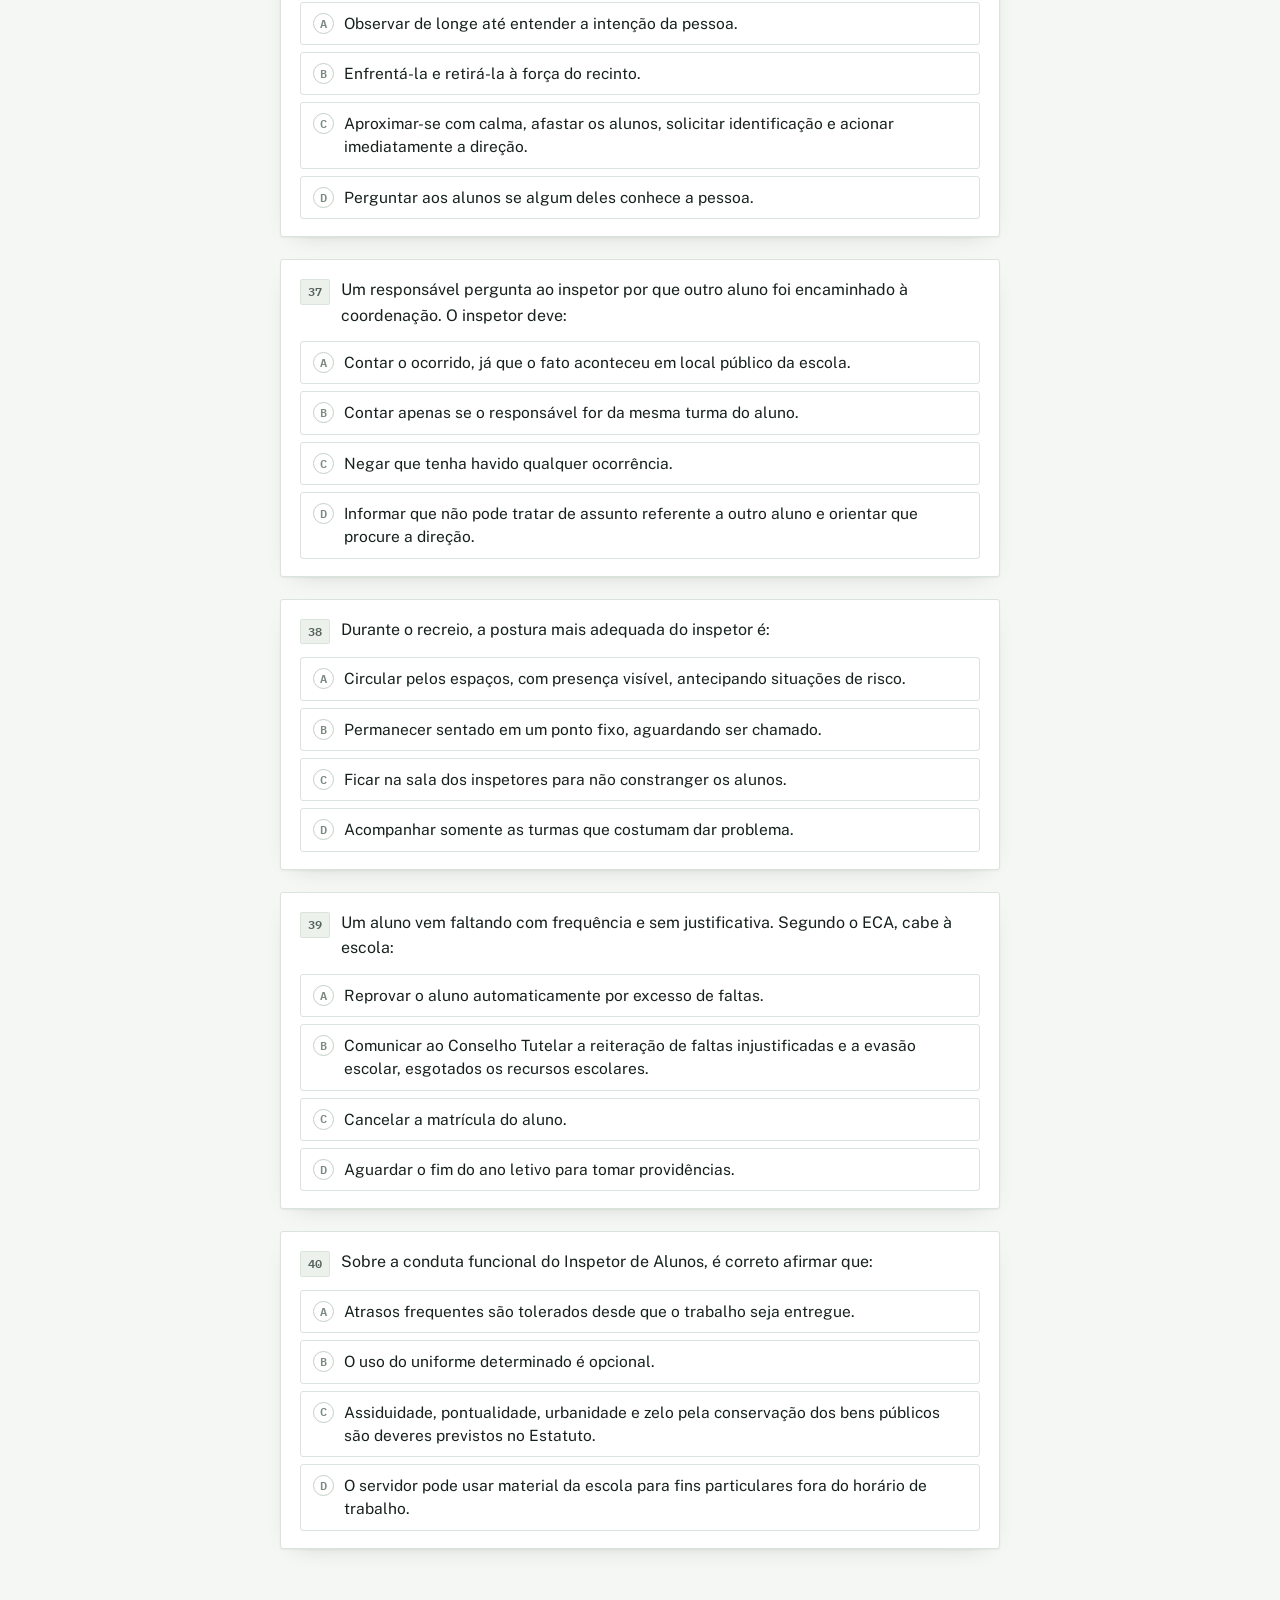
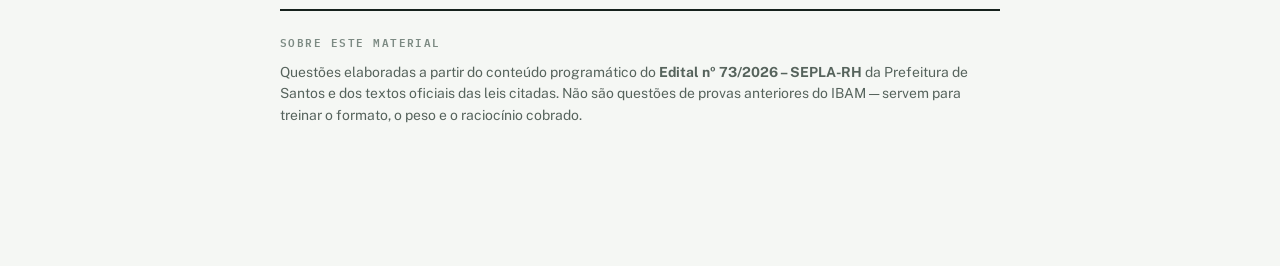
<file: simulado2.html>
<!doctype html>
<html lang="pt-BR">
<head>
<meta charset="utf-8">
<meta name="viewport" content="width=device-width, initial-scale=1">
<meta name="description" content="Segundo simulado, com 40 questões inteiramente novas no formato e nos pesos da prova.">
<meta name="theme-color" content="#14574A">
<title>Simulado 2 do Inspetor</title>
<link rel="preconnect" href="https://fonts.googleapis.com">
<link rel="preconnect" href="https://fonts.gstatic.com" crossorigin>
<link rel="stylesheet" href="https://fonts.googleapis.com/css2?family=Newsreader:ital,opsz,wght@0,6..72,400;0,600;1,6..72,400&family=Public+Sans:ital,wght@0,400;0,500;0,600;0,700&family=IBM+Plex+Mono:wght@400;500;600&display=swap">
<link rel="stylesheet" href="./prova.css">
</head>
<body>

<div class="wrap">

  <header class="mast">
    <span class="eyebrow">Concurso de Inspetor de Alunos · Santos 2026</span>
    <h1>Simulado 2</h1>
    <p class="lede">Outras 40 questões, nenhuma repetida do Simulado 1. Mesmo formato, mesmos pesos — faça depois de ter revisado os erros do primeiro.</p>
    <nav class="kit" aria-label="Material de estudo">
      <span class="kit-label">Kit de estudo</span>
      <a href="./index.html">Início</a>
      <a href="./conferir.html">Conferir</a>
      <a href="./revisao.html">Voltando a Estudar</a>
      <a href="./caderno.html">Caderno</a>
      <a href="./simulado.html">Simulado 1</a>
      <span class="atual">Simulado 2</span>
      <a href="./treino.html">Treino dos erros</a>
      <a href="./legislacao.html">Legislação</a>
      <a href="./especificos.html">Específicos</a>
    </nav>
  </header>

  <div style="padding-top:34px; display:flex; flex-direction:column; gap:16px;">
    <div class="card rule">
      <h3>Como fazer</h3>
      <ul style="margin:0; padding-left:1.15em; display:flex; flex-direction:column; gap:6px;">
        <li>Marque uma alternativa em cada questão. As respostas ficam salvas neste aparelho — dá para parar e voltar depois.</li>
        <li>Na prova real são <strong>3h30</strong> para as 40 questões. Vale cronometrar.</li>
        <li>Não há desconto por erro: <strong>não deixe nenhuma em branco</strong>.</li>
        <li>Só clique em <strong>Corrigir</strong> no fim — os comentários aparecem junto com a nota.</li>
      </ul>
    </div>

    <div class="tw">
      <table>
        <thead><tr><th>Bloco</th><th class="num">Questões</th><th class="num">Peso</th><th class="num">Pontos</th></tr></thead>
        <tbody>
          <tr><td>Língua Portuguesa</td><td class="num">10</td><td class="num">1</td><td class="num">10</td></tr>
          <tr><td>Matemática</td><td class="num">6</td><td class="num">1</td><td class="num">6</td></tr>
          <tr><td>Legislação e Atendimento Escolar</td><td class="num">8</td><td class="num">4</td><td class="num">32</td></tr>
          <tr><td>Informática e Rotinas Escolares</td><td class="num">6</td><td class="num">2</td><td class="num">12</td></tr>
          <tr><td>Conhecimentos Específicos</td><td class="num">10</td><td class="num">4</td><td class="num">40</td></tr>
          <tr class="total"><td>Total</td><td class="num">40</td><td class="num">—</td><td class="num">100</td></tr>
        </tbody>
      </table>
    </div>
  </div>

  <main id="prova"></main>

  <section id="resultado" aria-live="polite"></section>

  <footer>
    <span class="eyebrow">Sobre este material</span>
    <p class="fine">Questões elaboradas a partir do conteúdo programático do <strong>Edital nº 73/2026 – SEPLA-RH</strong> da Prefeitura de Santos e dos textos oficiais das leis citadas. Não são questões de provas anteriores do IBAM — servem para treinar o formato, o peso e o raciocínio cobrado.</p>
  </footer>

</div>

<div class="barra">
  <div class="barra-inner">
    <div class="prog">
      <span class="prog-txt" id="progTxt">carregando…</span>
      <div class="prog-bar"><div class="prog-fill" id="progFill"></div></div>
    </div>
    <button class="ghost" id="btnLimpar" type="button">Recomeçar</button>
    <button id="btnCorrigir" type="button" disabled>Corrigir prova</button>
  </div>
</div>

<script src="./banco.js"></script>
<script src="./motor.js"></script>
<script>
(function () {
  var s = BANCO.s2;
  var grupos = s.blocos.map(function (b) {
    return {
      nome: b.nome,
      peso: b.peso,
      texto: b.temTexto ? s.texto : null,
      questoes: b.questoes.map(function (q, i) {
        return { id: "s2-" + b.id + "-" + i, e: q.e, a: q.a, c: q.c, m: q.m };
      })
    };
  });
  MOTOR.iniciar({ chave: "simulado2-inspetor-santos-v1", alvo: "prova", grupos: grupos });
})();
</script>
</body>
</html>
</file>
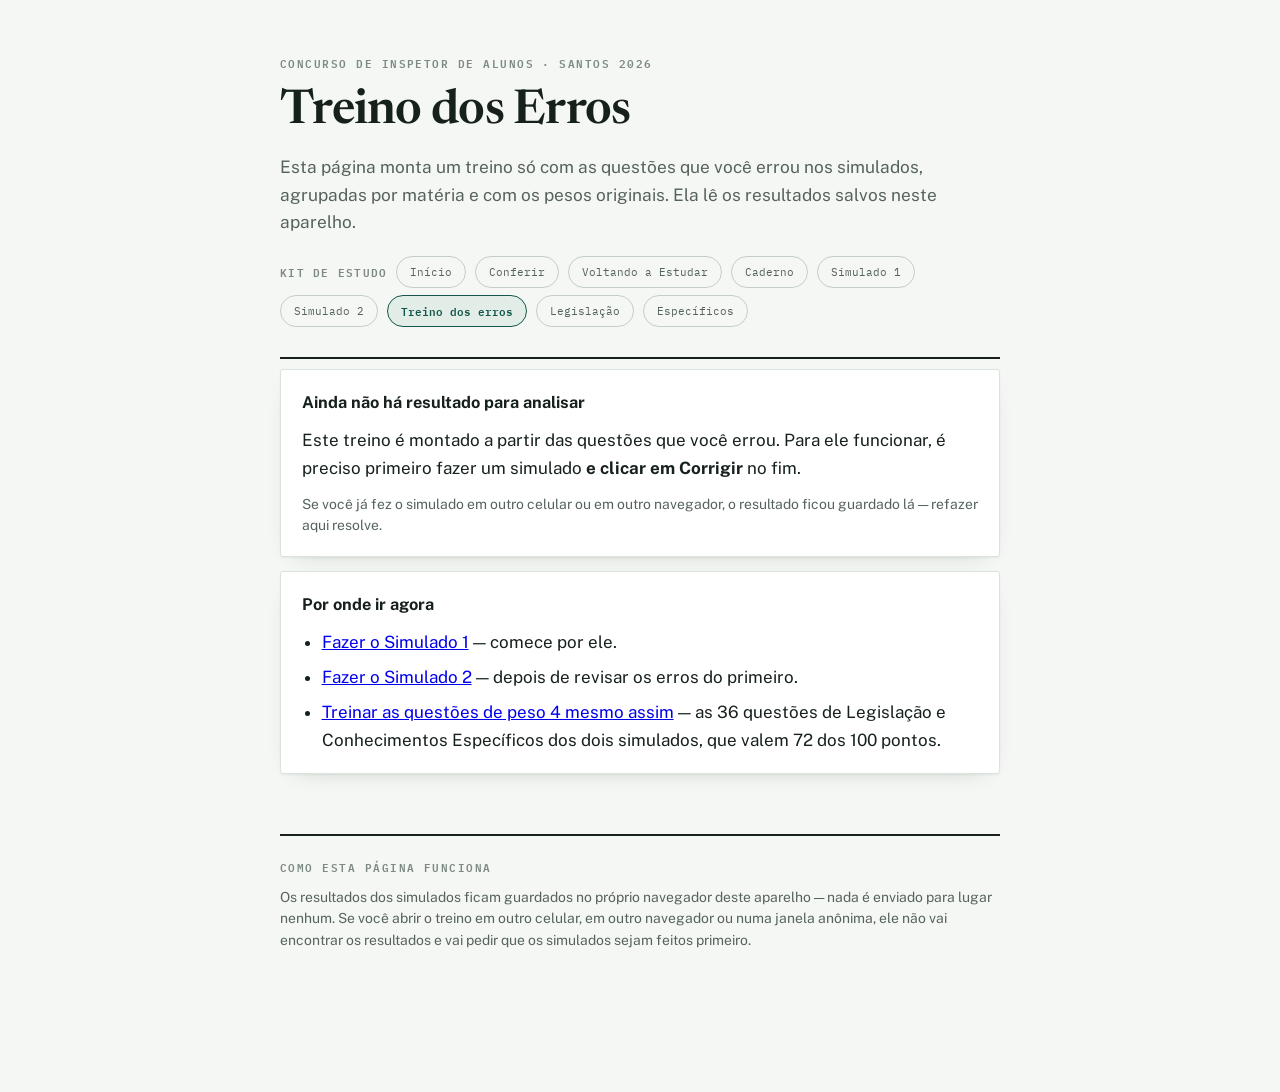
<file: treino.html>
<!doctype html>
<html lang="pt-BR">
<head>
<meta charset="utf-8">
<meta name="viewport" content="width=device-width, initial-scale=1">
<meta name="description" content="Treino personalizado com as questões que você errou nos simulados 1 e 2.">
<meta name="theme-color" content="#14574A">
<title>Treino dos Erros</title>
<link rel="preconnect" href="https://fonts.googleapis.com">
<link rel="preconnect" href="https://fonts.gstatic.com" crossorigin>
<link rel="stylesheet" href="https://fonts.googleapis.com/css2?family=Newsreader:ital,opsz,wght@0,6..72,400;0,600;1,6..72,400&family=Public+Sans:ital,wght@0,400;0,500;0,600;0,700&family=IBM+Plex+Mono:wght@400;500;600&display=swap">
<link rel="stylesheet" href="./prova.css">
</head>
<body>

<div class="wrap">

  <header class="mast">
    <span class="eyebrow">Concurso de Inspetor de Alunos · Santos 2026</span>
    <h1>Treino dos Erros</h1>
    <p class="lede">Esta página monta um treino só com as questões que você errou nos simulados, agrupadas por matéria e com os pesos originais. Ela lê os resultados salvos neste aparelho.</p>
    <nav class="kit" aria-label="Material de estudo">
      <span class="kit-label">Kit de estudo</span>
      <a href="./index.html">Início</a>
      <a href="./conferir.html">Conferir</a>
      <a href="./revisao.html">Voltando a Estudar</a>
      <a href="./caderno.html">Caderno</a>
      <a href="./simulado.html">Simulado 1</a>
      <a href="./simulado2.html">Simulado 2</a>
      <span class="atual">Treino dos erros</span>
      <a href="./legislacao.html">Legislação</a>
      <a href="./especificos.html">Específicos</a>
    </nav>
  </header>

  <div id="diagnostico"></div>

  <main id="prova"></main>

  <section id="resultado" aria-live="polite"></section>

  <footer>
    <span class="eyebrow">Como esta página funciona</span>
    <p class="fine">Os resultados dos simulados ficam guardados no próprio navegador deste aparelho — nada é enviado para lugar nenhum. Se você abrir o treino em outro celular, em outro navegador ou numa janela anônima, ele não vai encontrar os resultados e vai pedir que os simulados sejam feitos primeiro.</p>
  </footer>

</div>

<div class="barra">
  <div class="barra-inner">
    <div class="prog">
      <span class="prog-txt" id="progTxt">carregando…</span>
      <div class="prog-bar"><div class="prog-fill" id="progFill"></div></div>
    </div>
    <button class="ghost" id="btnLimpar" type="button">Recomeçar</button>
    <button id="btnCorrigir" type="button" disabled>Corrigir treino</button>
  </div>
</div>

<script src="./banco.js"></script>
<script src="./motor.js"></script>
<script>
(function () {
  "use strict";

  var FONTES = [
    { chave: "s1", storage: "simulado-inspetor-santos-v1", rotulo: "Simulado 1", pagina: "./simulado.html" },
    { chave: "s2", storage: "simulado2-inspetor-santos-v1", rotulo: "Simulado 2", pagina: "./simulado2.html" }
  ];

  var soPeso4 = location.search.indexOf("peso4") !== -1;

  /* ---- levanta o que foi errado em cada simulado ---- */
  var feitos = [];        // simulados já corrigidos
  var pendentes = [];     // simulados ainda não corrigidos
  var porBloco = {};      // blocoId -> { nome, peso, erradas: [], total: 0 }

  BANCO.s1.blocos.forEach(function (b) {
    porBloco[b.id] = { nome: b.nome, peso: b.peso, erradas: [], total: 0, ordem: Object.keys(porBloco).length };
  });

  FONTES.forEach(function (f) {
    var salvo = MOTOR.ler(f.storage);
    if (!salvo || !salvo.c) { pendentes.push(f); return; }
    feitos.push(f);
    BANCO[f.chave].blocos.forEach(function (b) {
      var alvo = porBloco[b.id];
      b.questoes.forEach(function (q, i) {
        var id = f.chave + "-" + b.id + "-" + i;
        alvo.total++;
        var escolha = salvo.r.hasOwnProperty(id) ? salvo.r[id] : null;
        if (escolha !== q.c) {
          alvo.erradas.push({
            id: "tr-" + id, e: q.e, a: q.a, c: q.c, m: q.m,
            origem: f.rotulo, emBranco: escolha === null
          });
        }
      });
    });
  });

  var ordemBlocos = BANCO.s1.blocos.map(function (b) { return b.id; });
  var totalErradas = ordemBlocos.reduce(function (a, id) { return a + porBloco[id].erradas.length; }, 0);
  var pontosPerdidos = ordemBlocos.reduce(function (a, id) {
    return a + porBloco[id].erradas.length * porBloco[id].peso;
  }, 0);

  var diag = document.getElementById("diagnostico");

  /* ---- nenhum simulado corrigido ainda ---- */
  if (!feitos.length && !soPeso4) {
    diag.innerHTML =
      '<div class="vazio">' +
        '<div class="card rule-hot">' +
          '<h3>Ainda não há resultado para analisar</h3>' +
          "<p>Este treino é montado a partir das questões que você errou. Para ele funcionar, é preciso " +
          "primeiro fazer um simulado <strong>e clicar em Corrigir</strong> no fim.</p>" +
          '<p class="fine">Se você já fez o simulado em outro celular ou em outro navegador, o resultado ficou guardado lá — ' +
          "refazer aqui resolve.</p>" +
        "</div>" +
        '<div class="card">' +
          "<h3>Por onde ir agora</h3>" +
          '<ul style="margin:0; padding-left:1.15em; display:flex; flex-direction:column; gap:8px;">' +
            '<li><a href="./simulado.html">Fazer o Simulado 1</a> — comece por ele.</li>' +
            '<li><a href="./simulado2.html">Fazer o Simulado 2</a> — depois de revisar os erros do primeiro.</li>' +
            '<li><a href="./treino.html?peso4=1">Treinar as questões de peso 4 mesmo assim</a> — ' +
              "as 36 questões de Legislação e Conhecimentos Específicos dos dois simulados, que valem 72 dos 100 pontos.</li>" +
          "</ul>" +
        "</div>" +
      "</div>";
    document.querySelector(".barra").style.display = "none";
    return;
  }

  /* ---- modo peso 4: treina os blocos que mais valem, independente de erro ---- */
  if (soPeso4) {
    var grupos4 = [];
    ["leg", "esp"].forEach(function (id) {
      var qs = [];
      FONTES.forEach(function (f) {
        BANCO[f.chave].blocos.forEach(function (b) {
          if (b.id !== id) return;
          b.questoes.forEach(function (q, i) {
            qs.push({ id: "p4-" + f.chave + "-" + b.id + "-" + i, e: q.e, a: q.a, c: q.c, m: q.m, origem: f.rotulo });
          });
        });
      });
      grupos4.push({ nome: porBloco[id].nome, peso: 4, questoes: qs });
    });
    diag.innerHTML =
      '<div class="card rule-hot" style="margin-top:34px">' +
        '<span class="eyebrow" style="color:var(--alert)">Treino dos blocos de peso 4</span>' +
        "<h3>As 36 questões que decidem a prova</h3>" +
        "<p>Legislação e Conhecimentos Específicos dos dois simulados, juntos. Na prova real esses dois blocos " +
        "valem <strong>72 dos 100 pontos</strong>.</p>" +
        '<p class="fine"><a href="./treino.html">Voltar ao treino dos erros</a></p>' +
      "</div>";
    MOTOR.iniciar({
      chave: "treino-peso4-inspetor-santos-v1", alvo: "prova", grupos: grupos4,
      rotulos: { titulo: "Resultado do treino de peso 4" }
    });
    return;
  }

  /* ---- acertou tudo ---- */
  if (!totalErradas) {
    diag.innerHTML =
      '<div class="vazio">' +
        '<div class="card rule">' +
          "<h3>Você não errou nenhuma questão</h3>" +
          "<p>Nos simulados corrigidos até agora (" + feitos.map(function (f) { return f.rotulo; }).join(" e ") +
          ") todas as respostas estão certas. Não há o que treinar aqui." +
          (pendentes.length ? " Falta fazer o <strong>" + pendentes.map(function (f) { return f.rotulo; }).join(" e o ") + "</strong>." : "") + "</p>" +
        "</div>" +
        '<div class="card">' +
          "<h3>Próximo passo</h3>" +
          '<ul style="margin:0; padding-left:1.15em; display:flex; flex-direction:column; gap:8px;">' +
            (pendentes.length ? '<li><a href="' + pendentes[0].pagina + '">Fazer o ' + pendentes[0].rotulo + "</a></li>" : "") +
            '<li><a href="./treino.html?peso4=1">Treinar as 36 questões de peso 4</a></li>' +
            '<li><a href="./caderno.html">Revisar o Caderno do Inspetor</a></li>' +
          "</ul>" +
        "</div>" +
      "</div>";
    document.querySelector(".barra").style.display = "none";
    return;
  }

  /* ---- diagnóstico + treino ---- */
  var barras = "";
  ordemBlocos.forEach(function (id) {
    var b = porBloco[id];
    if (!b.total) return;
    var pct = Math.round(b.erradas.length / b.total * 100);
    var perdidos = b.erradas.length * b.peso;
    barras +=
      '<div class="barra-bloco">' +
        '<div class="bb-top"><span class="bb-nome">' + b.nome + "</span>" +
        '<span class="bb-num">' + b.erradas.length + "/" + b.total + " · " +
          perdidos + (perdidos === 1 ? " ponto perdido" : " pontos perdidos") + "</span></div>" +
        '<div class="bb-trilho"><div class="bb-preenche' + (b.peso === 4 ? "" : " leve") +
          '" style="width:' + pct + '%"></div></div>' +
      "</div>";
  });

  var pior = ordemBlocos.map(function (id) { return porBloco[id]; })
    .filter(function (b) { return b.erradas.length; })
    .sort(function (x, y) { return (y.erradas.length * y.peso) - (x.erradas.length * x.peso); })[0];

  var emBranco = 0;
  ordemBlocos.forEach(function (id) {
    porBloco[id].erradas.forEach(function (q) { if (q.emBranco) emBranco++; });
  });

  diag.innerHTML =
    '<div style="padding-top:34px; display:flex; flex-direction:column; gap:16px;">' +
      '<div class="card rule-hot">' +
        '<span class="eyebrow" style="color:var(--alert)">O que os simulados mostraram</span>' +
        "<h3>" + totalErradas + " quest" + (totalErradas === 1 ? "ão" : "ões") + " para recuperar, " +
          pontosPerdidos + " pontos perdidos</h3>" +
        "<p>Baseado em <strong>" + feitos.map(function (f) { return f.rotulo; }).join(" e ") + "</strong>." +
          (pendentes.length ? " O " + pendentes.map(function (f) { return f.rotulo; }).join(" e o ") +
            " ainda não " + (pendentes.length > 1 ? "foram corrigidos" : "foi corrigido") +
            " — quando " + (pendentes.length > 1 ? "forem" : "for") + ", esta página se atualiza sozinha." : "") +
          (emBranco ? " " + emBranco + " " + (emBranco === 1 ? "questão ficou" : "questões ficaram") +
            " em branco e " + (emBranco === 1 ? "entra" : "entram") + " no treino também." : "") + "</p>" +
        '<div class="resumo-erros">' + barras + "</div>" +
        (pior ? '<p class="fine">Onde mais dói: <strong>' + pior.nome + "</strong> — " +
          (pior.erradas.length * pior.peso) + " pontos. " +
          (pior.peso === 4 ? "Cada questão desse bloco vale 4 pontos, o mesmo que quatro de Português."
                           : "Bloco de peso baixo: recuperar aqui rende menos que nos blocos de peso 4.") + "</p>" : "") +
      "</div>" +
      '<div class="card">' +
        "<h3>Como usar este treino</h3>" +
        '<ul style="margin:0; padding-left:1.15em; display:flex; flex-direction:column; gap:6px;">' +
          "<li>São as <strong>mesmas questões</strong> que você errou. A ideia não é decorar a letra, e sim entender o porquê.</li>" +
          "<li>Antes de marcar, tente dizer em voz alta por que a alternativa escolhida está certa.</li>" +
          "<li>Se errar de novo a mesma questão, copie o comentário à mão no caderno de erros.</li>" +
          "<li>Vale refazer este treino a cada poucos dias — ele se atualiza conforme você refaz os simulados.</li>" +
        "</ul>" +
      "</div>" +
    "</div>";

  var grupos = [];
  ordemBlocos.forEach(function (id) {
    var b = porBloco[id];
    if (b.erradas.length) grupos.push({ nome: b.nome, peso: b.peso, questoes: b.erradas });
  });

  MOTOR.iniciar({
    chave: "treino-inspetor-santos-v1",
    alvo: "prova",
    grupos: grupos,
    rotulos: { titulo: "Resultado do treino" },
    veredito: function (nota100, acertos, total) {
      if (acertos === total) {
        return { titulo: "Recuperou todas.",
                 texto: "Todas as questões que você tinha errado agora estão certas. Refaça o simulado inteiro daqui a alguns dias para confirmar que fixou — acertar no treino, com a questão fresca na memória, é mais fácil que acertar na prova." };
      }
      if (acertos >= total * 0.7) {
        return { titulo: "Recuperou " + acertos + " de " + total + ".",
                 texto: "Boa parte já está fixada. As que sobraram são as que realmente precisam ir para o caderno de erros — releia o comentário de cada uma e procure o assunto no Caderno do Inspetor." };
      }
      return { titulo: "Recuperou " + acertos + " de " + total + ".",
               texto: "Ainda escapou bastante coisa, e isso é informação útil: significa que o problema não foi distração na hora do simulado, e sim conteúdo que falta. Vale voltar ao Caderno do Inspetor nos temas acima antes de refazer o treino." };
    }
  });
})();
</script>
</body>
</html>
</file>
<file: prova.css>
:root {
    --paper:#F5F7F4; --surface:#FFFFFF; --sunk:#EDF1EC;
    --ink:#16211C; --ink-2:#56635C; --ink-3:#7C8A83;
    --line:#DBE3DD; --line-2:#C3CFC6;
    --accent:#14574A; --accent-w:#E2EDE7;
    --alert:#9B3A22; --alert-w:#F6E9E3;
    --good:#1E6B45; --good-w:#E0EFE5;
    --shadow: 0 1px 2px rgba(22,33,28,.05), 0 8px 24px -16px rgba(22,33,28,.28);
  }
  @media (prefers-color-scheme: dark) {
    :root:not([data-theme="light"]) {
      --paper:#111614; --surface:#191F1B; --sunk:#1F2723;
      --ink:#E7EDE8; --ink-2:#9BA9A1; --ink-3:#7E8C85;
      --line:#2A342E; --line-2:#3A463F;
      --accent:#74C4AC; --accent-w:#1B2E29;
      --alert:#E4967A; --alert-w:#2E211C;
      --good:#6FC194; --good-w:#16291E;
      --shadow: 0 1px 2px rgba(0,0,0,.3), 0 8px 24px -16px rgba(0,0,0,.7);
    }
  }
  :root[data-theme="dark"] {
    --paper:#111614; --surface:#191F1B; --sunk:#1F2723;
    --ink:#E7EDE8; --ink-2:#9BA9A1; --ink-3:#7E8C85;
    --line:#2A342E; --line-2:#3A463F;
    --accent:#74C4AC; --accent-w:#1B2E29;
    --alert:#E4967A; --alert-w:#2E211C;
    --good:#6FC194; --good-w:#16291E;
    --shadow: 0 1px 2px rgba(0,0,0,.3), 0 8px 24px -16px rgba(0,0,0,.7);
  }

  * { box-sizing: border-box; }
  body {
    background: var(--paper); color: var(--ink);
    font-family: "Public Sans", "Segoe UI", system-ui, sans-serif;
    font-size: 17px; line-height: 1.6;
    -webkit-font-smoothing: antialiased;
    margin: 0; padding: 0 20px 140px;
  }
  .wrap { max-width: 720px; margin: 0 auto; }

  h1, h2, h3 { text-wrap: balance; margin: 0; }
  h1 { font-family: Newsreader, Georgia, serif; font-size: clamp(2.1rem, 6vw, 3rem); font-weight: 600; line-height: 1.08; letter-spacing: -.015em; }
  h2 { font-family: Newsreader, Georgia, serif; font-size: clamp(1.5rem, 4vw, 1.9rem); font-weight: 600; line-height: 1.15; }
  h3 { font-size: 1.02rem; font-weight: 700; }
  p { margin: 0; }
  .eyebrow { font-family: "IBM Plex Mono", monospace; font-size: .705rem; font-weight: 600; letter-spacing: .13em; text-transform: uppercase; color: var(--ink-3); }
  .lede { font-size: 1.08rem; color: var(--ink-2); }
  .fine { font-size: .87rem; color: var(--ink-2); line-height: 1.55; }
  .mono { font-family: "IBM Plex Mono", monospace; font-variant-numeric: tabular-nums; }

  .mast { padding: 54px 0 30px; border-bottom: 2px solid var(--ink); display: flex; flex-direction: column; gap: 15px; }

  /* ---------- kit de estudo ---------- */
  .kit { display: flex; flex-wrap: wrap; align-items: center; gap: 7px 9px; padding-top: 4px;
         font-family: "IBM Plex Mono", ui-monospace, monospace; font-size: .715rem; }
  .kit-label { color: var(--ink-3); letter-spacing: .11em; text-transform: uppercase; font-weight: 600; }
  .kit a, .kit .atual { border-radius: 100px; padding: 6px 13px; white-space: nowrap; border: 1px solid var(--line-2); }
  .kit a { color: var(--ink-2); text-decoration: none; }
  .kit a:hover { color: var(--ink); background: var(--sunk); border-color: var(--ink-3); }
  .kit a:focus-visible { outline: 2px solid var(--accent); outline-offset: 2px; }
  .kit .atual { color: var(--accent); border-color: var(--accent); background: var(--accent-w); font-weight: 600; }

  .card {
    background: var(--surface); border: 1px solid var(--line); border-radius: 3px;
    padding: 19px 21px; display: flex; flex-direction: column; gap: 12px; box-shadow: var(--shadow);
  }
  .card.rule { border-left: 3px solid var(--accent); }
  .note { background: var(--sunk); border: 1px solid var(--line); border-radius: 3px; padding: 15px 17px; display: flex; flex-direction: column; gap: 8px; }

  .tw { overflow-x: auto; border: 1px solid var(--line); border-radius: 3px; background: var(--surface); }
  table { border-collapse: collapse; width: 100%; font-size: .9rem; min-width: 400px; }
  th, td { text-align: left; padding: 9px 13px; border-bottom: 1px solid var(--line); }
  thead th { font-family: "IBM Plex Mono", monospace; font-size: .67rem; font-weight: 600; letter-spacing: .09em; text-transform: uppercase; color: var(--ink-3); background: var(--sunk); }
  tbody tr:last-child td { border-bottom: 0; }
  td.num, th.num { text-align: right; font-family: "IBM Plex Mono", monospace; font-variant-numeric: tabular-nums; }
  tr.total td { background: var(--sunk); font-weight: 700; border-top: 1px solid var(--line-2); }

  /* ---------- bloco ---------- */
  .bloco { padding-top: 52px; scroll-margin-top: 20px; }
  .bloco-head {
    display: flex; flex-wrap: wrap; align-items: flex-end; gap: 6px 16px;
    padding-bottom: 11px; margin-bottom: 20px; border-bottom: 1px solid var(--line);
  }
  .bloco-head h2 { flex: 1 1 220px; }
  .bloco-pts { font-family: "IBM Plex Mono", monospace; font-variant-numeric: tabular-nums; font-size: 1.25rem; font-weight: 600; line-height: 1; color: var(--accent); text-align: right; }
  .bloco-pts small { display: block; font-size: .66rem; font-weight: 500; letter-spacing: .09em; text-transform: uppercase; color: var(--ink-3); margin-top: 4px; }
  .bloco-pts.hot { color: var(--alert); }

  .texto-base {
    background: var(--sunk); border: 1px solid var(--line); border-left: 3px solid var(--line-2);
    border-radius: 2px; padding: 18px 20px; margin-bottom: 20px;
    font-family: Newsreader, Georgia, serif; font-size: 1.02rem; line-height: 1.6;
    display: flex; flex-direction: column; gap: 11px;
  }
  .texto-base .tb-label { font-family: "IBM Plex Mono", monospace; font-size: .68rem; font-weight: 600; letter-spacing: .11em; text-transform: uppercase; color: var(--ink-3); }

  /* ---------- questão ---------- */
  .q { margin-bottom: 22px; border: 1px solid var(--line); border-radius: 3px; background: var(--surface); box-shadow: var(--shadow); }
  .q-head { display: flex; gap: 11px; padding: 17px 19px 13px; align-items: flex-start; }
  .q-n {
    flex: 0 0 auto; font-family: "IBM Plex Mono", monospace; font-size: .78rem; font-weight: 600;
    color: var(--ink-2); background: var(--sunk); border: 1px solid var(--line);
    border-radius: 2px; padding: 2px 7px; margin-top: 2px; font-variant-numeric: tabular-nums;
  }
  .q.done .q-n.hit { color: var(--good); background: var(--good-w); border-color: var(--good); }
  .q.done .q-n.miss { color: var(--alert); background: var(--alert-w); border-color: var(--alert); }
  .q-txt { font-size: 1rem; }

  fieldset { border: 0; margin: 0; padding: 0 19px 17px; display: flex; flex-direction: column; gap: 7px; }
  legend { position: absolute; width: 1px; height: 1px; overflow: hidden; clip: rect(0 0 0 0); white-space: nowrap; }

  .alt {
    display: flex; gap: 10px; align-items: flex-start;
    border: 1px solid var(--line); border-radius: 3px;
    padding: 9px 12px; cursor: pointer; font-size: .97rem; line-height: 1.5;
    background: var(--surface);
  }
  .alt:hover { border-color: var(--line-2); background: var(--sunk); }
  .alt input { position: absolute; opacity: 0; width: 0; height: 0; }
  .alt .letra {
    flex: 0 0 auto; width: 21px; height: 21px; border-radius: 50%;
    border: 1.5px solid var(--line-2); display: grid; place-items: center;
    font-family: "IBM Plex Mono", monospace; font-size: .72rem; font-weight: 600;
    color: var(--ink-3); margin-top: 1px;
  }
  .alt:has(input:checked) { border-color: var(--accent); background: var(--accent-w); }
  .alt:has(input:checked) .letra { border-color: var(--accent); background: var(--accent); color: var(--surface); }
  .alt:has(input:focus-visible) { outline: 2px solid var(--accent); outline-offset: 2px; }

  .q.done .alt { cursor: default; }
  .q.done .alt:hover { background: var(--surface); border-color: var(--line); }
  .q.done .alt.is-right { border-color: var(--good); background: var(--good-w); }
  .q.done .alt.is-right .letra { border-color: var(--good); background: var(--good); color: var(--surface); }
  .q.done .alt.is-wrong { border-color: var(--alert); background: var(--alert-w); }
  .q.done .alt.is-wrong .letra { border-color: var(--alert); background: var(--alert); color: var(--surface); }

  .coment {
    display: none; margin: 0 19px 17px; padding: 13px 15px;
    background: var(--sunk); border: 1px solid var(--line); border-left: 3px solid var(--accent);
    border-radius: 2px; font-size: .92rem; line-height: 1.55; color: var(--ink-2);
    flex-direction: column; gap: 5px;
  }
  .q.done .coment { display: flex; }
  .coment b { color: var(--ink); font-weight: 600; }
  .coment .cm-label { font-family: "IBM Plex Mono", monospace; font-size: .66rem; font-weight: 600; letter-spacing: .11em; text-transform: uppercase; color: var(--ink-3); }

  /* ---------- barra ---------- */
  .barra {
    position: fixed; left: 0; right: 0; bottom: 0; z-index: 30;
    background: color-mix(in srgb, var(--paper) 94%, transparent);
    backdrop-filter: blur(10px);
    border-top: 1px solid var(--line-2);
    padding: 11px 20px calc(11px + env(safe-area-inset-bottom));
  }
  .barra-inner { max-width: 720px; margin: 0 auto; display: flex; gap: 14px; align-items: center; flex-wrap: wrap; }
  .prog { flex: 1 1 150px; display: flex; flex-direction: column; gap: 5px; min-width: 0; }
  .prog-txt { font-family: "IBM Plex Mono", monospace; font-size: .74rem; color: var(--ink-2); font-variant-numeric: tabular-nums; }
  .prog-bar { height: 4px; background: var(--line); border-radius: 2px; overflow: hidden; }
  .prog-fill { height: 100%; width: 0%; background: var(--accent); transition: width .2s; }
  @media (prefers-reduced-motion: reduce) { .prog-fill { transition: none; } }

  button {
    font-family: "Public Sans", system-ui, sans-serif;
    font-size: .9rem; font-weight: 600; letter-spacing: .01em;
    padding: 10px 18px; border-radius: 3px; cursor: pointer;
    border: 1px solid var(--accent); background: var(--accent); color: var(--paper);
    flex: 0 0 auto;
  }
  button.ghost { background: transparent; color: var(--accent); }
  button:hover { opacity: .88; }
  button:disabled { opacity: .4; cursor: not-allowed; }
  button:focus-visible { outline: 2px solid var(--accent); outline-offset: 3px; }

  /* ---------- resultado ---------- */
  #resultado { display: none; padding-top: 46px; scroll-margin-top: 16px; }
  #resultado.show { display: block; }
  .score-card {
    background: var(--surface); border: 2px solid var(--ink); border-radius: 3px;
    padding: 26px 24px; display: flex; flex-direction: column; gap: 18px;
  }
  .score-top { display: flex; flex-wrap: wrap; align-items: baseline; gap: 8px 24px; }
  .score-big { font-family: "IBM Plex Mono", monospace; font-size: 3.2rem; font-weight: 600; line-height: 1; font-variant-numeric: tabular-nums; }
  .score-big.pass { color: var(--good); }
  .score-big.fail { color: var(--alert); }
  .score-sub { font-size: .95rem; color: var(--ink-2); }
  .veredito { font-size: 1.02rem; font-weight: 600; }

  footer { margin-top: 60px; padding-top: 22px; border-top: 2px solid var(--ink); display: flex; flex-direction: column; gap: 11px; }

  @media (max-width: 560px) {
    body { font-size: 16.5px; padding: 0 15px 132px; }
    .barra { padding: 9px 15px calc(9px + env(safe-area-inset-bottom)); }
    .barra-inner { gap: 9px; }
    .prog { flex: 1 0 100%; }
    .barra-inner button { flex: 1 1 0; padding: 11px 12px; }
    .q-head { padding: 15px 15px 11px; }
    fieldset { padding: 0 15px 15px; }
    .coment { margin: 0 15px 15px; }
    .card { padding: 16px 17px; }
    .score-big { font-size: 2.7rem; }
  }
  @media print {
    .barra { display: none; }
    body { background: #fff; color: #000; padding-bottom: 20px; }
    .q, .card, .note, .tw { break-inside: avoid; box-shadow: none; }
    .coment { display: flex !important; }
  }

  /* ---------- treino: estados extras ---------- */
  .resumo-erros { display: flex; flex-direction: column; gap: 14px; }
  .barra-bloco { display: flex; flex-direction: column; gap: 5px; }
  .barra-bloco .bb-top { display: flex; justify-content: space-between; align-items: baseline; gap: 12px; font-size: .9rem; }
  .barra-bloco .bb-nome { font-weight: 600; }
  .barra-bloco .bb-num { font-family: "IBM Plex Mono", monospace; font-variant-numeric: tabular-nums; font-size: .8rem; color: var(--ink-2); }
  .barra-bloco .bb-trilho { height: 7px; background: var(--sunk); border: 1px solid var(--line); border-radius: 4px; overflow: hidden; }
  .barra-bloco .bb-preenche { height: 100%; background: var(--alert); }
  .barra-bloco .bb-preenche.leve { background: var(--line-2); }
  .vazio { display: flex; flex-direction: column; gap: 14px; padding-top: 10px; }
  .origem {
    display: inline-block; font-family: "IBM Plex Mono", monospace;
    font-size: .66rem; font-weight: 600; letter-spacing: .08em; text-transform: uppercase;
    color: var(--ink-3); border: 1px solid var(--line-2); border-radius: 100px;
    padding: 1px 7px; margin-left: 8px; vertical-align: middle;
  }
</file>
